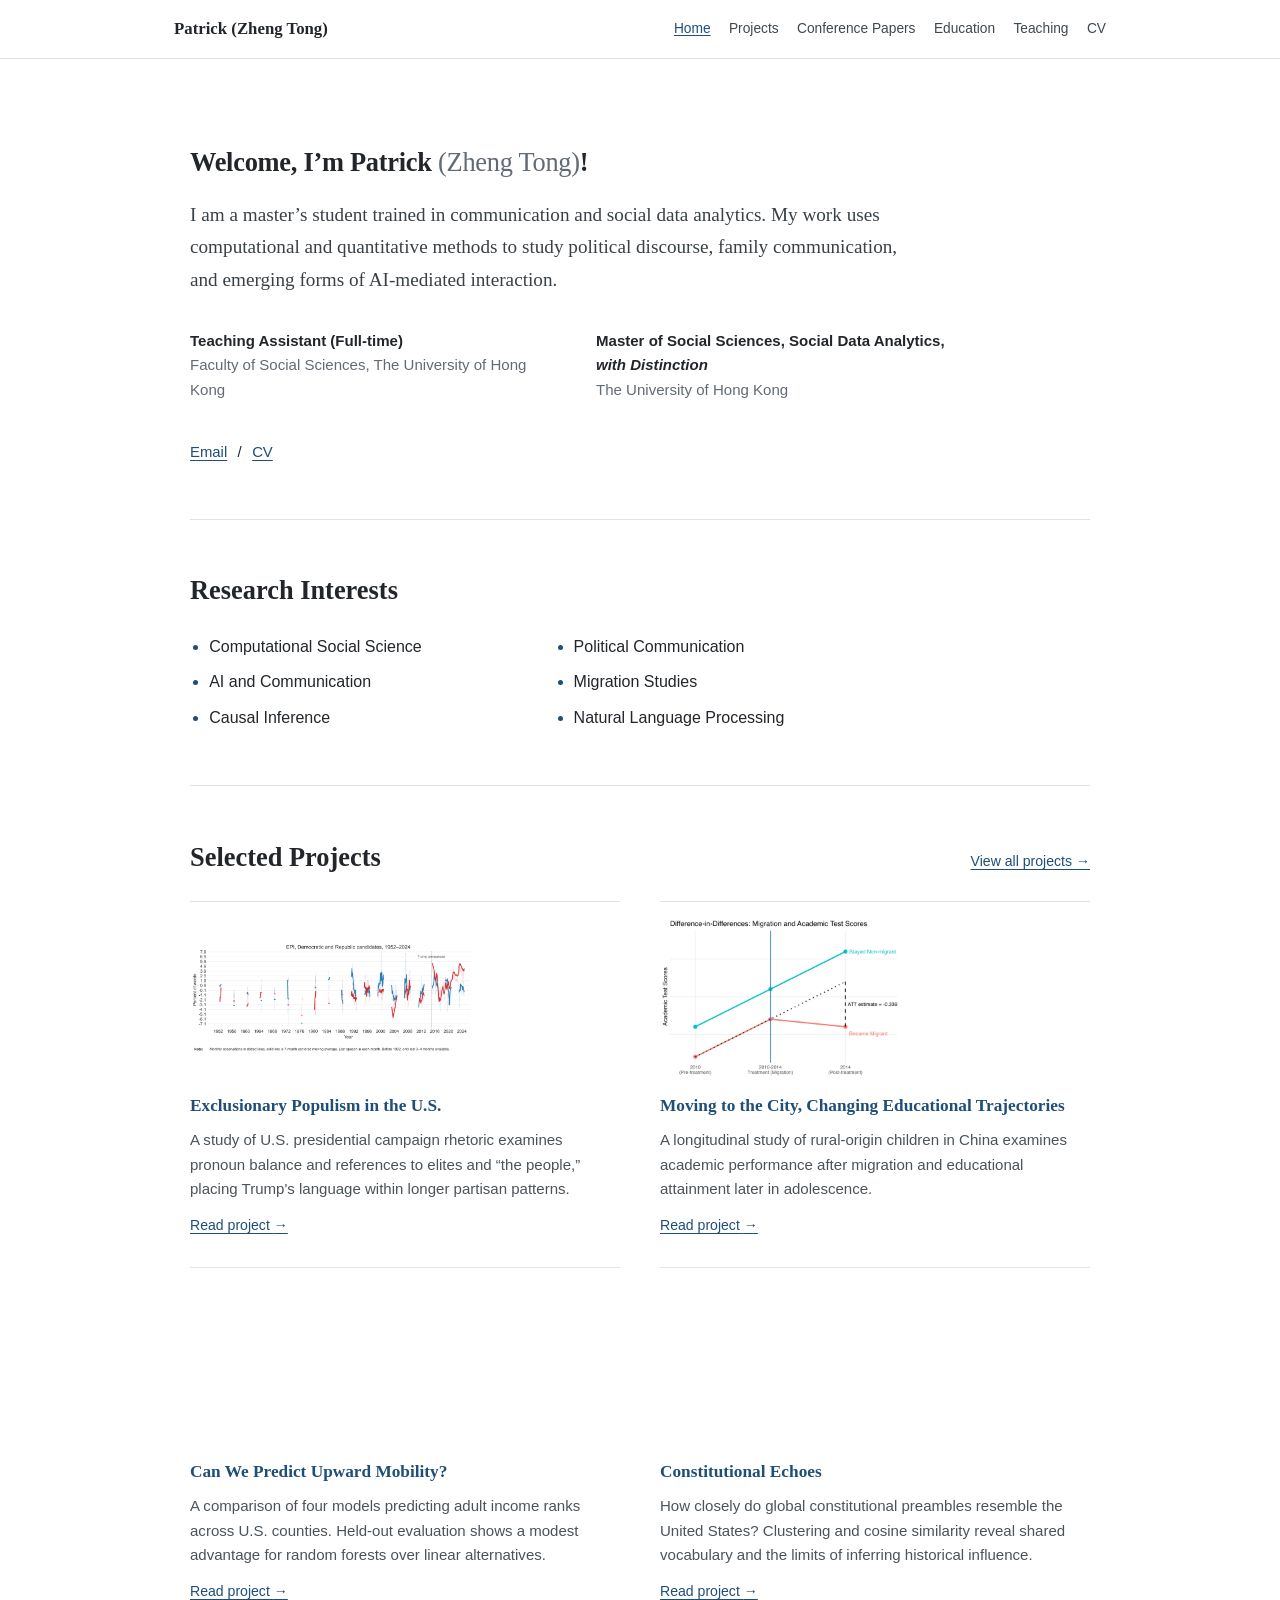
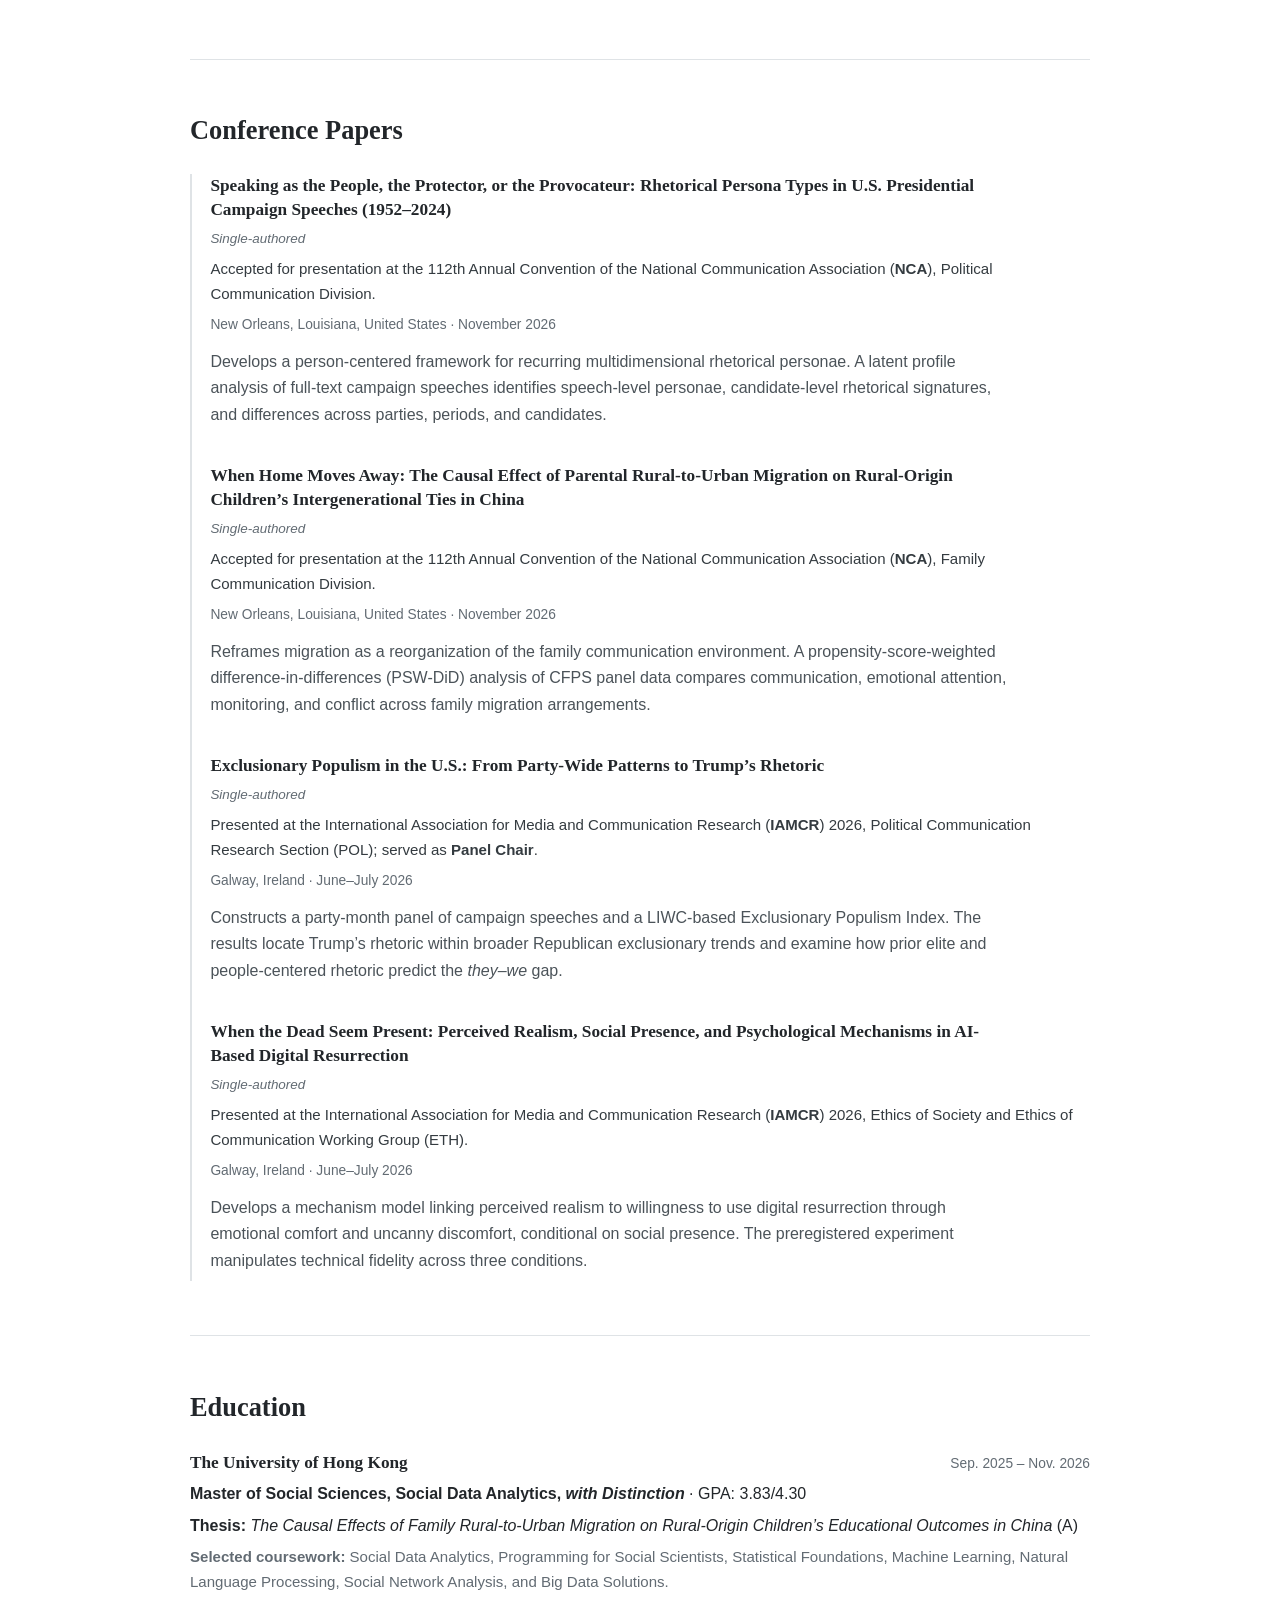
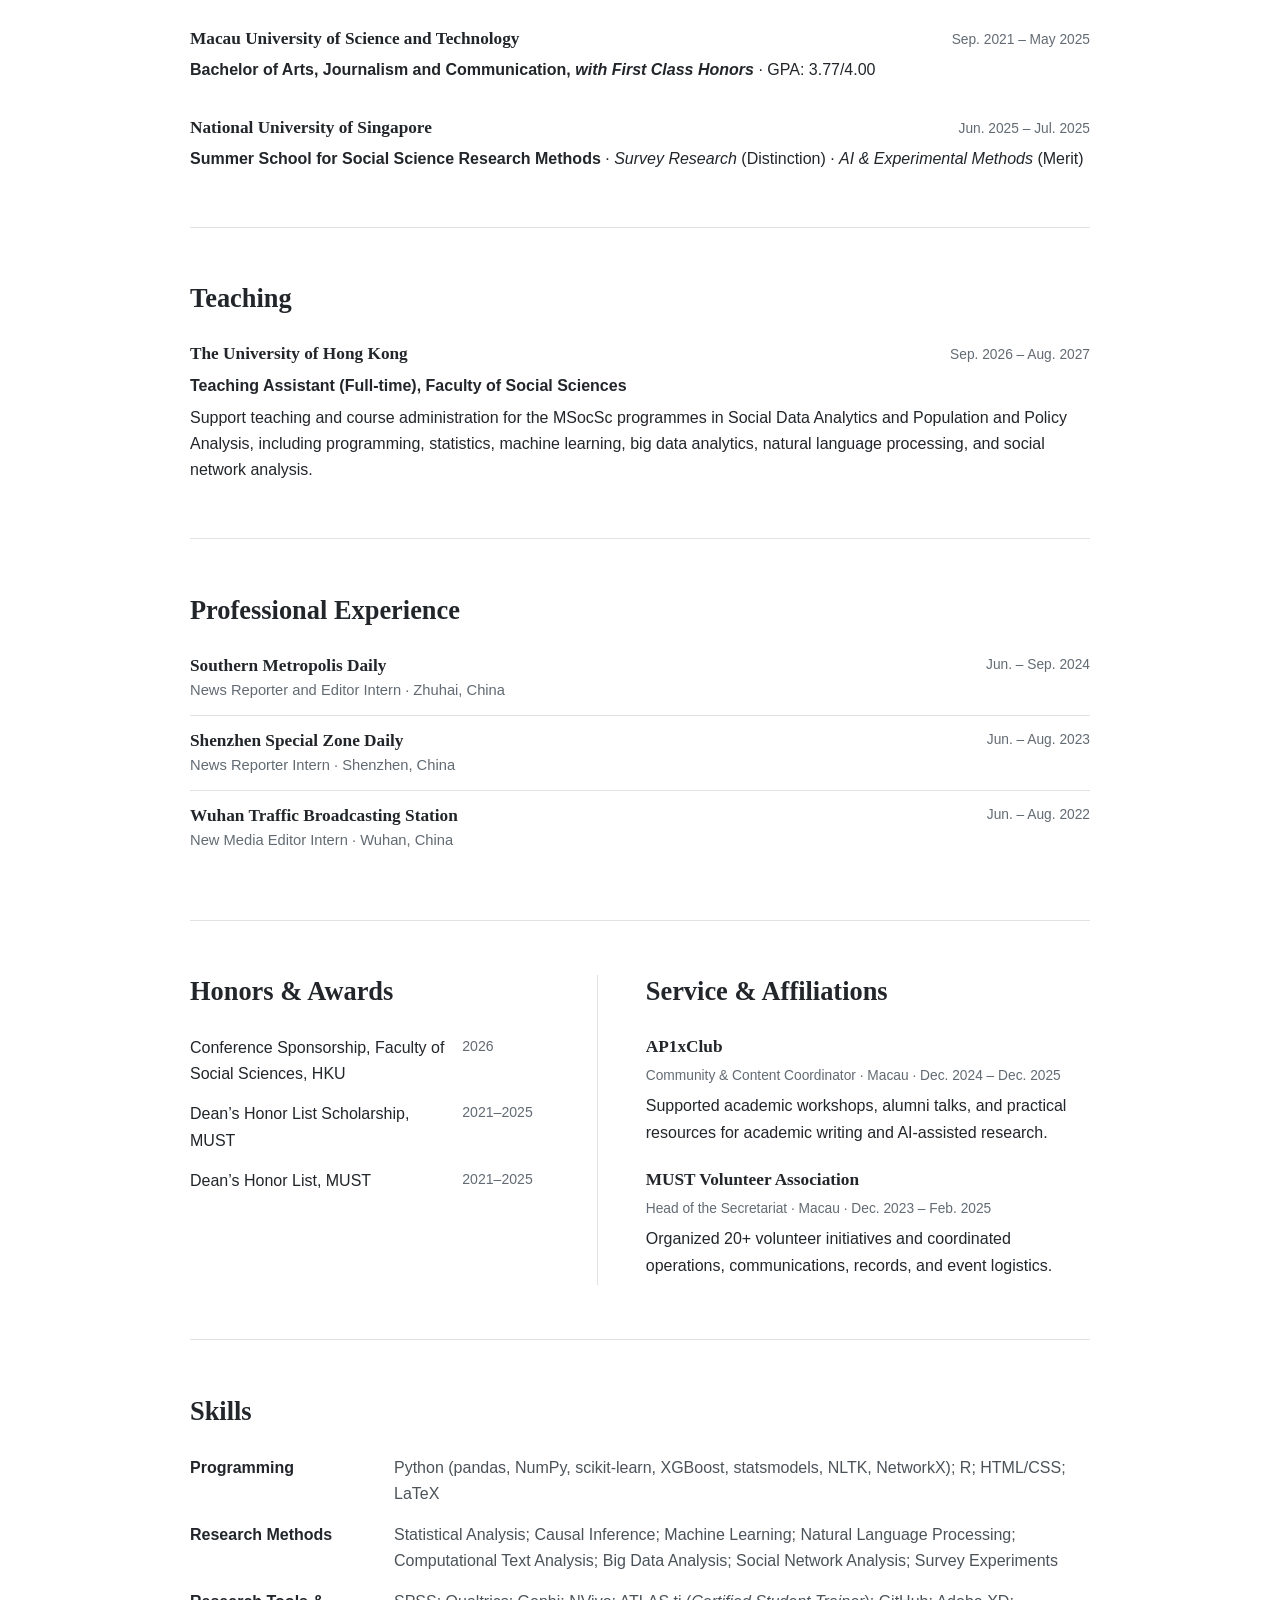
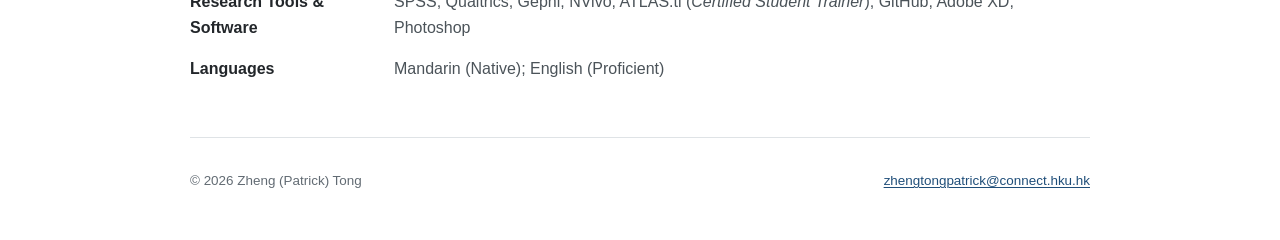
<file: index.html>
<!doctype html>
<html lang="en">
<head>
  <meta charset="utf-8">
  <meta name="viewport" content="width=device-width, initial-scale=1">
  <link rel="icon" href="data:,">
  <title>Zheng Tong</title>
  <meta name="description" content="Patrick researches computational social science, political communication, AI-mediated communication, migration, causal inference, and natural language processing.">
  <meta property="og:title" content="Zheng Tong">
  <meta property="og:description" content="Academic website of Patrick">
  <meta property="og:type" content="website">
  <link rel="stylesheet" href="styles.css">
</head>
<body>
  <a class="skip-link" href="#main">Skip to content</a>
  <header class="site-header">
    <nav class="nav" aria-label="Primary navigation">
      <a class="name" href="#home">Patrick (Zheng Tong)</a>
      <div class="nav-links">
        <a href="#home" aria-current="page">Home</a><a href="projects/">Projects</a>
        <a href="#papers">Conference Papers</a><a href="#education">Education</a><a href="#teaching">Teaching</a>
        <a href="CV_Patrick.pdf" target="_blank" rel="noopener">CV</a>
      </div>
    </nav>
  </header>

  <main id="main">
    <section class="intro" id="home">
      <h1>Welcome, I’m Patrick <span>(Zheng Tong)</span>!</h1>
      <p class="lead">I am a master’s student trained in communication and social data analytics. My work uses computational and quantitative methods to study political discourse, family communication, and emerging forms of AI-mediated interaction.</p>
      <div class="affiliation">
        <p><strong data-i18n="taTitle">Teaching Assistant (Full-time)</strong><br><span data-i18n="faculty">Faculty of Social Sciences, The University of Hong Kong</span></p>
        <p><strong data-i18n="degreeShort">Master of Social Sciences, Social Data Analytics, <em>with Distinction</em></strong><br><span data-i18n="hku">The University of Hong Kong</span></p>
      </div>
      <p class="contact"><a href="mailto:zhengtongpatrick@connect.hku.hk">Email</a><span aria-hidden="true">/</span><a href="CV_Patrick.pdf" target="_blank" rel="noopener">CV</a></p>
    </section>

    <section id="research">
      <h2 data-i18n="interestsTitle">Research Interests</h2>
      <ul class="interests">
        <li data-i18n="i1">Computational Social Science</li><li data-i18n="i2">Political Communication</li>
        <li data-i18n="i3">AI and Communication</li><li data-i18n="i4">Migration Studies</li>
        <li data-i18n="i5">Causal Inference</li><li data-i18n="i6">Natural Language Processing</li>
      </ul>
    </section>

    <section id="selected-projects" aria-labelledby="selected-projects-title">
      <div class="section-heading">
        <h2 id="selected-projects-title">Selected Projects</h2>
        <a class="all-projects" href="projects/">View all projects <span aria-hidden="true">→</span></a>
      </div>
      <div class="selected-projects">
        <article>
          <a class="selected-project-image" href="projects/exclusionary-populism/"><img src="assets/projects/exclusionary-populism/epi-history.jpg" width="7758" height="3133" alt="Composite exclusionary-populism index across campaign periods, relative to each party’s baseline." loading="lazy" decoding="async"></a>
          <h3><a href="projects/exclusionary-populism/">Exclusionary Populism in the U.S.</a></h3>
          <p>A study of U.S. presidential campaign rhetoric examines pronoun balance and references to elites and “the people,” placing Trump's language within longer partisan patterns.</p>
          <a class="project-link" href="projects/exclusionary-populism/">Read project <span aria-hidden="true">→</span></a>
        </article>
        <article>
          <a class="selected-project-image" href="projects/migration-education/"><img src="assets/projects/migration-education/migration-did.png" width="2880" height="1920" alt="Migrant children show smaller improvements in parent-rated educational outcomes than non-migrants." loading="lazy" decoding="async"></a>
          <h3><a href="projects/migration-education/">Moving to the City, Changing Educational Trajectories</a></h3>
          <p>A longitudinal study of rural-origin children in China examines academic performance after migration and educational attainment later in adolescence.</p>
          <a class="project-link" href="projects/migration-education/">Read project <span aria-hidden="true">→</span></a>
        </article>
        <article>
          <a class="selected-project-image" href="projects/upward-mobility/"><img src="assets/projects/upward-mobility/model-errors.png" width="1360" height="748" alt="Training and test errors for four county income-rank prediction models." loading="lazy" decoding="async"></a>
          <h3><a href="projects/upward-mobility/">Can We Predict Upward Mobility?</a></h3>
          <p>A comparison of four models predicting adult income ranks across U.S. counties. Held-out evaluation shows a modest advantage for random forests over linear alternatives.</p>
          <a class="project-link" href="projects/upward-mobility/">Read project <span aria-hidden="true">→</span></a>
        </article>
        <article>
          <a class="selected-project-image" href="projects/constitutional-language/"><img src="assets/projects/constitutional-language/preamble-clusters.png" width="1384" height="831" alt="Four groups of constitutional preambles in a two-dimensional projection of their textual features." loading="lazy" decoding="async"></a>
          <h3><a href="projects/constitutional-language/">Constitutional Echoes</a></h3>
          <p>How closely do global constitutional preambles resemble the United States? Clustering and cosine similarity reveal shared vocabulary and the limits of inferring historical influence.</p>
          <a class="project-link" href="projects/constitutional-language/">Read project <span aria-hidden="true">→</span></a>
        </article>
      </div>
    </section>

    <section id="papers">
      <h2 data-i18n="papersTitle">Conference Papers</h2>
      <div class="publications">
        <article>
          <h3>Speaking as the People, the Protector, or the Provocateur: Rhetorical Persona Types in U.S. Presidential Campaign Speeches (1952–2024)</h3>
          <p class="authorship" data-i18n="single">Single-authored</p>
          <p class="venue">Accepted for presentation at the 112th Annual Convention of the National Communication Association (<strong>NCA</strong>), Political Communication Division.</p>
          <p class="meta" data-i18n="ncaPlace">New Orleans, Louisiana, United States · November 2026</p>
          <p data-i18n="p1desc">Develops a person-centered framework for recurring multidimensional rhetorical personae. A latent profile analysis of full-text campaign speeches identifies speech-level personae, candidate-level rhetorical signatures, and differences across parties, periods, and candidates.</p>
        </article>
        <article>
          <h3>When Home Moves Away: The Causal Effect of Parental Rural-to-Urban Migration on Rural-Origin Children’s Intergenerational Ties in China</h3>
          <p class="authorship" data-i18n="single">Single-authored</p>
          <p class="venue">Accepted for presentation at the 112th Annual Convention of the National Communication Association (<strong>NCA</strong>), Family Communication Division.</p>
          <p class="meta" data-i18n="ncaPlace">New Orleans, Louisiana, United States · November 2026</p>
          <p>Reframes migration as a reorganization of the family communication environment. A propensity-score-weighted difference-in-differences (PSW-DiD) analysis of CFPS panel data compares communication, emotional attention, monitoring, and conflict across family migration arrangements.</p>
        </article>
        <article>
          <h3>Exclusionary Populism in the U.S.: From Party-Wide Patterns to Trump’s Rhetoric</h3>
          <p class="authorship" data-i18n="single">Single-authored</p>
          <p class="venue">Presented at the International Association for Media and Communication Research (<strong>IAMCR</strong>) 2026, Political Communication Research Section (POL); served as <strong>Panel Chair</strong>.</p>
          <p class="meta" data-i18n="iamcrPlace">Galway, Ireland · June–July 2026</p>
          <p>Constructs a party-month panel of campaign speeches and a LIWC-based Exclusionary Populism Index. The results locate Trump’s rhetoric within broader Republican exclusionary trends and examine how prior elite and people-centered rhetoric predict the <em>they–we</em> gap.</p>
        </article>
        <article>
          <h3>When the Dead Seem Present: Perceived Realism, Social Presence, and Psychological Mechanisms in AI-Based Digital Resurrection</h3>
          <p class="authorship" data-i18n="single">Single-authored</p>
          <p class="venue">Presented at the International Association for Media and Communication Research (<strong>IAMCR</strong>) 2026, Ethics of Society and Ethics of Communication Working Group (ETH).</p>
          <p class="meta" data-i18n="iamcrPlace">Galway, Ireland · June–July 2026</p>
          <p data-i18n="p4desc">Develops a mechanism model linking perceived realism to willingness to use digital resurrection through emotional comfort and uncanny discomfort, conditional on social presence. The preregistered experiment manipulates technical fidelity across three conditions.</p>
        </article>
      </div>
    </section>

    <section id="education">
      <h2 data-i18n="educationTitle">Education</h2>
      <div class="entries">
        <article><div class="entry-head"><h3>The University of Hong Kong</h3><span>Sep. 2025 – Nov. 2026</span></div><p><strong>Master of Social Sciences, Social Data Analytics, <em>with Distinction</em></strong> · GPA: 3.83/4.30</p><p><strong>Thesis:</strong> <em>The Causal Effects of Family Rural-to-Urban Migration on Rural-Origin Children’s Educational Outcomes in China</em> (A)</p><p class="detail"><strong>Selected coursework:</strong> Social Data Analytics, Programming for Social Scientists, Statistical Foundations, Machine Learning, Natural Language Processing, Social Network Analysis, and Big Data Solutions.</p></article>
        <article><div class="entry-head"><h3>Macau University of Science and Technology</h3><span>Sep. 2021 – May 2025</span></div><p><strong>Bachelor of Arts, Journalism and Communication, <em>with First Class Honors</em></strong> · GPA: 3.77/4.00</p></article>
        <article><div class="entry-head"><h3>National University of Singapore</h3><span>Jun. 2025 – Jul. 2025</span></div><p><strong>Summer School for Social Science Research Methods</strong> · <em>Survey Research</em> (Distinction) · <em>AI &amp; Experimental Methods</em> (Merit)</p></article>
      </div>
    </section>

    <section id="teaching">
      <h2 data-i18n="teachingTitle">Teaching</h2>
      <article class="simple-entry"><div class="entry-head"><h3 data-i18n="hku">The University of Hong Kong</h3><span>Sep. 2026 – Aug. 2027</span></div><p><strong data-i18n="taRole">Teaching Assistant (Full-time), Faculty of Social Sciences</strong></p><p data-i18n="taDesc">Support teaching and course administration for the MSocSc programmes in Social Data Analytics and Population and Policy Analysis, including programming, statistics, machine learning, big data analytics, natural language processing, and social network analysis.</p></article>
    </section>

    <section id="experience">
      <h2 data-i18n="experienceTitle">Professional Experience</h2>
      <div class="compact-entries">
        <article><div><h3>Southern Metropolis Daily</h3><p data-i18n="smdRole">News Reporter and Editor Intern · Zhuhai, China</p></div><span>Jun. – Sep. 2024</span></article>
        <article><div><h3>Shenzhen Special Zone Daily</h3><p data-i18n="szRole">News Reporter Intern · Shenzhen, China</p></div><span>Jun. – Aug. 2023</span></article>
        <article><div><h3>Wuhan Traffic Broadcasting Station</h3><p data-i18n="whRole">New Media Editor Intern · Wuhan, China</p></div><span>Jun. – Aug. 2022</span></article>
      </div>
    </section>

    <section class="split" id="service">
      <div><h2 data-i18n="awardsTitle">Honors &amp; Awards</h2><dl class="dated-list"><dt data-i18n="award1">Conference Sponsorship, Faculty of Social Sciences, HKU</dt><dd>2026</dd><dt data-i18n="award2">Dean’s Honor List Scholarship, MUST</dt><dd>2021–2025</dd><dt data-i18n="award3">Dean’s Honor List, MUST</dt><dd>2021–2025</dd></dl></div>
      <div><h2 data-i18n="serviceTitle">Service &amp; Affiliations</h2><article><h3>AP1xClub</h3><p class="meta" data-i18n="apRole">Community &amp; Content Coordinator · Macau · Dec. 2024 – Dec. 2025</p><p data-i18n="apDesc">Supported academic workshops, alumni talks, and practical resources for academic writing and AI-assisted research.</p></article><article><h3 data-i18n="volOrg">MUST Volunteer Association</h3><p class="meta" data-i18n="volRole">Head of the Secretariat · Macau · Dec. 2023 – Feb. 2025</p><p data-i18n="volDesc">Organized 20+ volunteer initiatives and coordinated operations, communications, records, and event logistics.</p></article></div>
    </section>

    <section id="skills">
      <h2 data-i18n="skillsTitle">Skills</h2>
      <dl class="skills">
        <dt data-i18n="programming">Programming</dt><dd>Python (pandas, NumPy, scikit-learn, XGBoost, statsmodels, NLTK, NetworkX); R; HTML/CSS; LaTeX</dd>
        <dt data-i18n="methods">Research Methods</dt><dd data-i18n="methodsList">Statistical Analysis; Causal Inference; Machine Learning; Natural Language Processing; Computational Text Analysis; Big Data Analysis; Social Network Analysis; Survey Experiments</dd>
        <dt data-i18n="tools">Research Tools &amp; Software</dt><dd>SPSS; Qualtrics; Gephi; NVivo; ATLAS.ti (<em>Certified Student Trainer</em>); GitHub; Adobe XD; Photoshop</dd>
        <dt data-i18n="languagesLabel">Languages</dt><dd>Mandarin (Native); English (Proficient)</dd>
      </dl>
    </section>
  </main>

  <footer><span>© 2026 Zheng (Patrick) Tong</span><a href="mailto:zhengtongpatrick@connect.hku.hk">zhengtongpatrick@connect.hku.hk</a></footer>
  <script>
    const revealGroups = document.querySelectorAll('main > section');
    revealGroups.forEach(group => {
      [...group.children].forEach((element, index) => {
        element.classList.add('reveal');
        element.style.setProperty('--reveal-delay', `${Math.min(index * 60, 180)}ms`);
      });
      group.querySelectorAll('.publications article, .entries article, .compact-entries article, .split article, .interests li').forEach((element, index) => {
        element.classList.add('reveal');
        element.style.setProperty('--reveal-delay', `${Math.min(index * 60, 240)}ms`);
      });
    });

    if ('IntersectionObserver' in window && !window.matchMedia('(prefers-reduced-motion: reduce)').matches) {
      const observer = new IntersectionObserver(entries => {
        entries.forEach(entry => {
          if (!entry.isIntersecting) return;
          entry.target.classList.add('is-visible');
          observer.unobserve(entry.target);
        });
      }, { threshold: 0.08, rootMargin: '0px 0px -32px' });
      document.querySelectorAll('.reveal').forEach(element => observer.observe(element));
    } else {
      document.querySelectorAll('.reveal').forEach(element => element.classList.add('is-visible'));
    }
  </script>
</body>
</html>
</file>
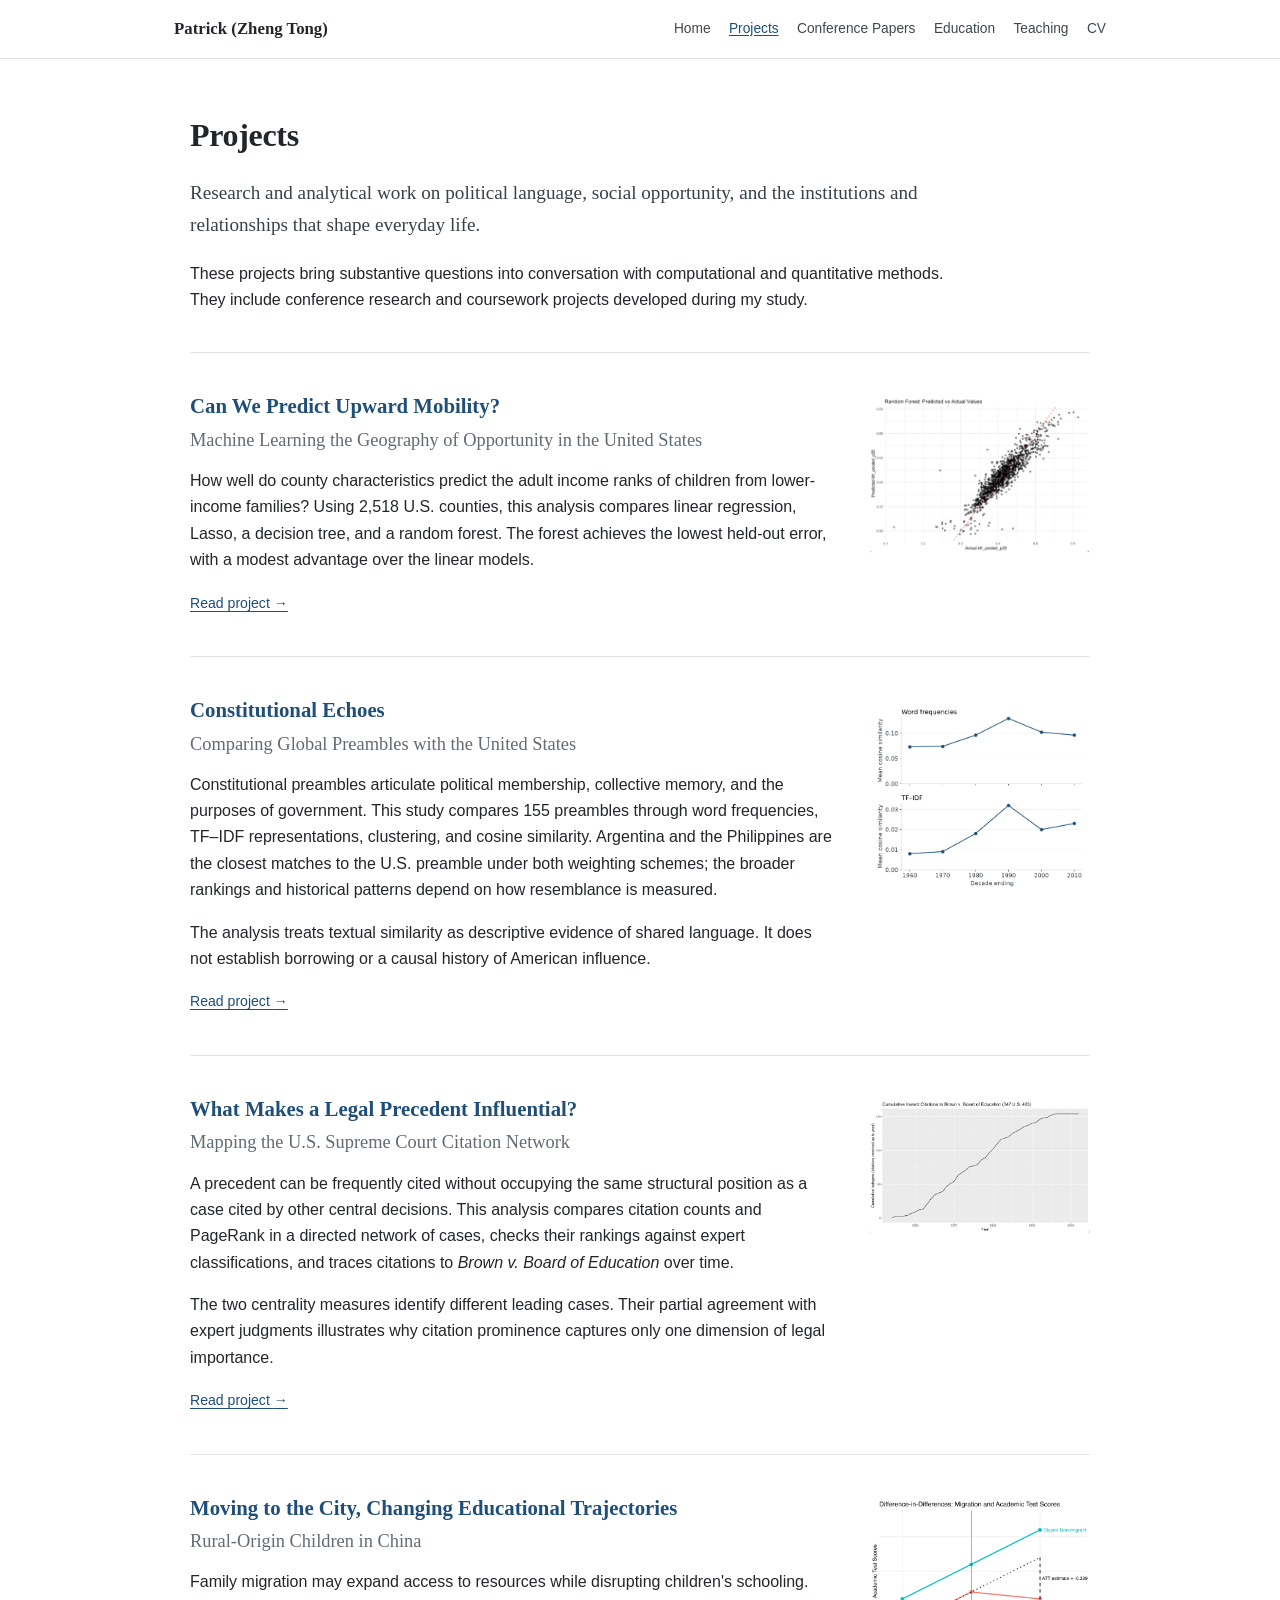
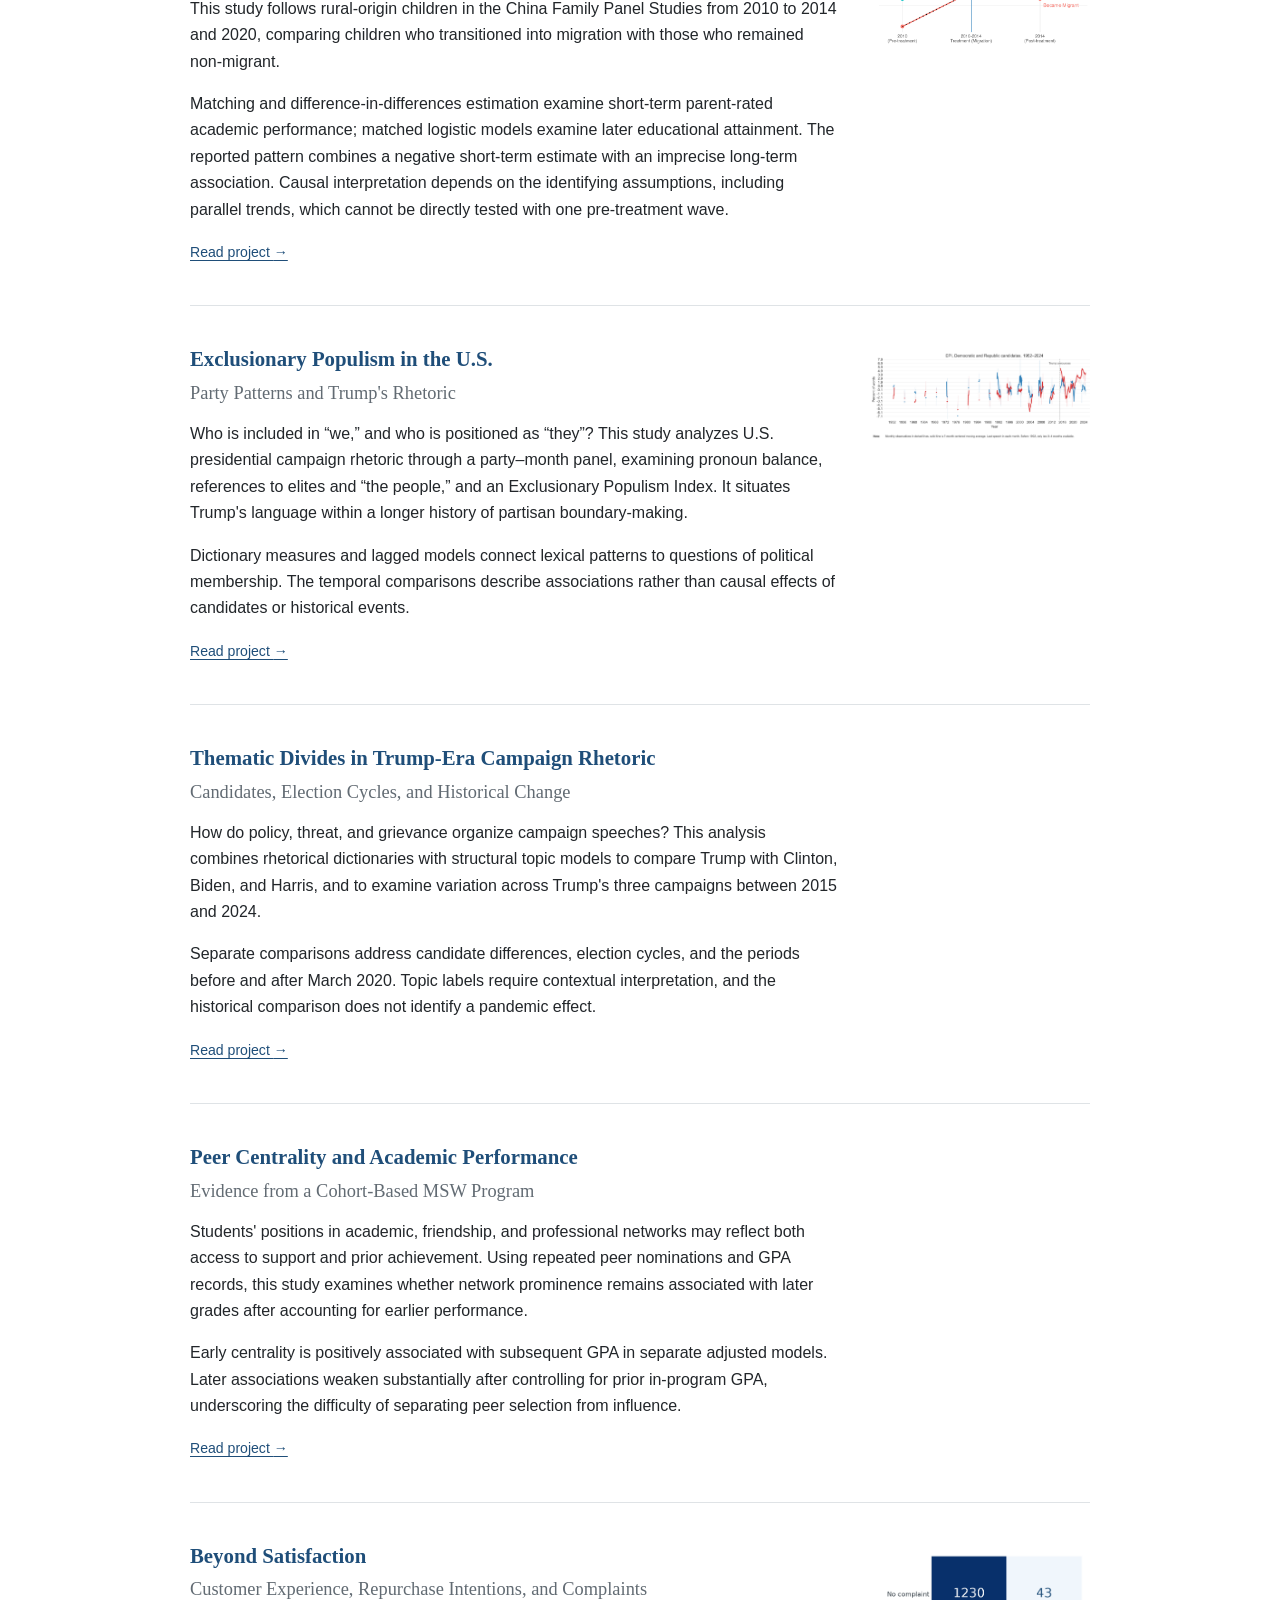
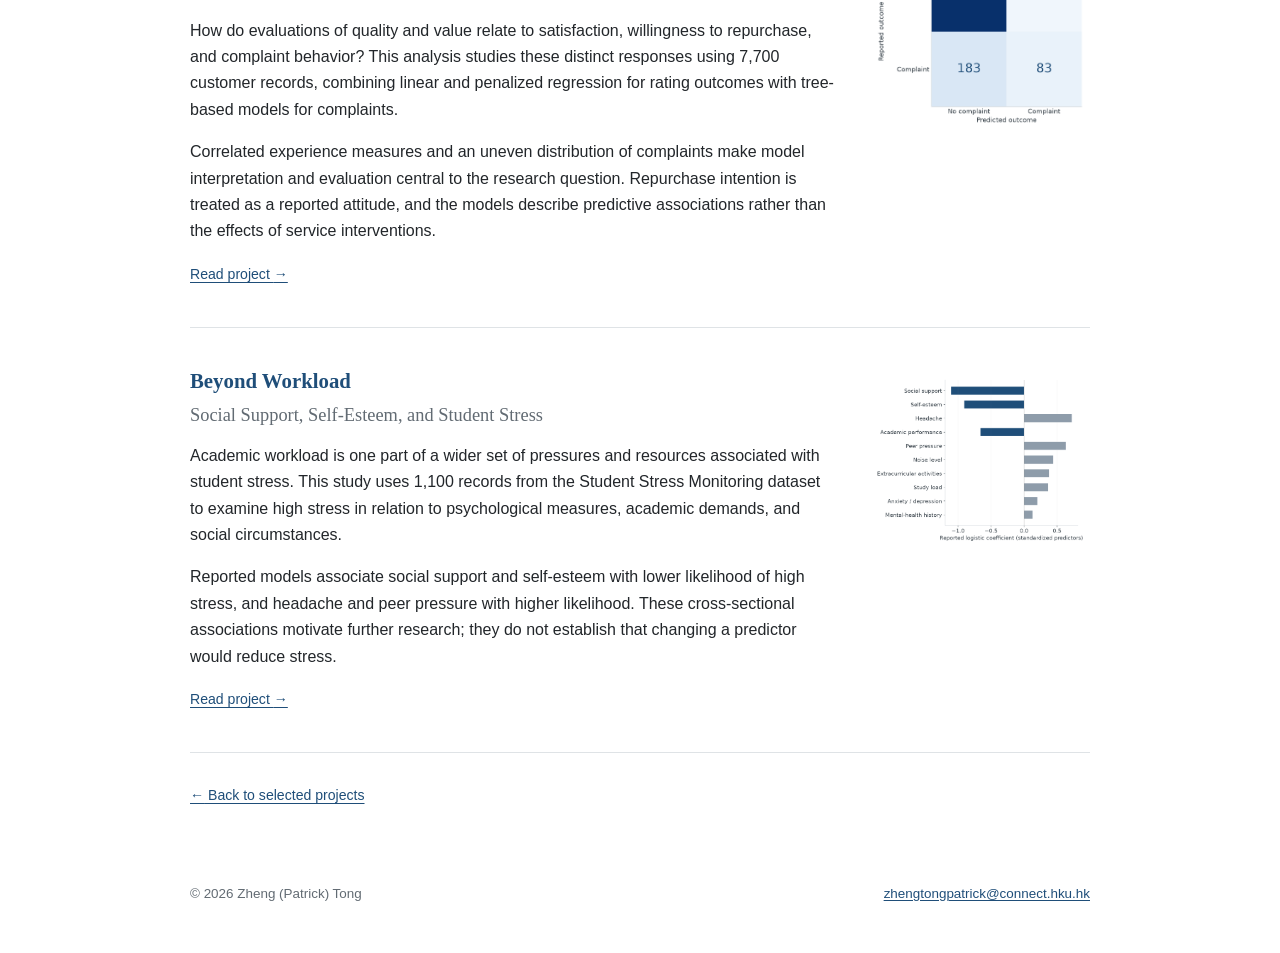
<file: projects/index.html>
<!doctype html>
<html lang="en">
<head>
  <meta charset="utf-8">
  <meta name="viewport" content="width=device-width, initial-scale=1">
  <link rel="icon" href="data:,">
  <title>Projects</title>
  <meta name="description" content="Research and analytical projects by Patrick (Zheng Tong) on political communication, social mobility, education, legal institutions, and customer experience.">
  <meta property="og:title" content="Projects">
  <meta property="og:description" content="Substantive questions explored through computational text analysis, networks, prediction, and longitudinal research design.">
  <meta property="og:type" content="website">
  <link rel="stylesheet" href="../styles.css">
</head>
<body>
  <a class="skip-link" href="#main">Skip to content</a>
  <header class="site-header">
    <nav class="nav" aria-label="Primary navigation">
      <a class="name" href="../#home">Patrick (Zheng Tong)</a>
      <div class="nav-links">
        <a href="../#home">Home</a><a href="./" aria-current="page">Projects</a>
        <a href="../#papers">Conference Papers</a><a href="../#education">Education</a><a href="../#teaching">Teaching</a>
        <a href="../CV_Patrick.pdf" target="_blank" rel="noopener">CV</a>
      </div>
    </nav>
  </header>
  <main id="main">
    <header class="page-intro">
      <h1>Projects</h1>
      <p class="lead">Research and analytical work on political language, social opportunity, and the institutions and relationships that shape everyday life.</p>
      <p class="project-summary">These projects bring substantive questions into conversation with computational and quantitative methods. They include conference research and coursework projects developed during my study.</p>
    </header>
    <div class="project-index">
      <article class="project-entry project-entry-with-figure" id="upward-mobility">
        <div>
          <h2><a href="upward-mobility/">Can We Predict Upward Mobility?</a></h2>
          <p class="subtitle">Machine Learning the Geography of Opportunity in the United States</p>
          <p>How well do county characteristics predict the adult income ranks of children from lower-income families? Using 2,518 U.S. counties, this analysis compares linear regression, Lasso, a decision tree, and a random forest. The forest achieves the lowest held-out error, with a modest advantage over the linear models.</p>
          <a class="project-link" href="upward-mobility/">Read project <span aria-hidden="true">→</span></a>
        </div>
        <a href="upward-mobility/#results" aria-label="Explore the upward mobility prediction results"><img class="project-thumbnail" src="../assets/projects/upward-mobility/predicted-vs-observed.png" width="925" height="653" alt="Observed and predicted county income ranks cluster near the equality line, with larger deviations at the extremes." loading="lazy" decoding="async"></a>
      </article>

      <article class="project-entry project-entry-with-figure" id="constitutional-language">
        <div>
        <h2><a href="constitutional-language/">Constitutional Echoes</a></h2>
        <p class="subtitle">Comparing Global Preambles with the United States</p>
        <p>Constitutional preambles articulate political membership, collective memory, and the purposes of government. This study compares 155 preambles through word frequencies, TF–IDF representations, clustering, and cosine similarity. Argentina and the Philippines are the closest matches to the U.S. preamble under both weighting schemes; the broader rankings and historical patterns depend on how resemblance is measured.</p>
        <p>The analysis treats textual similarity as descriptive evidence of shared language. It does not establish borrowing or a causal history of American influence.</p>
      
          <a class="project-link" href="constitutional-language/">Read project <span aria-hidden="true">→</span></a>
        </div>
        <a href="constitutional-language/#history" aria-label="Explore results for constitutional language"><img class="project-thumbnail" src="../assets/projects/constitutional-language/similarity-by-decade.png" width="1146" height="1003" alt="Average preamble similarity across six constitutional decades." loading="lazy" decoding="async"></a>
      </article>

      <article class="project-entry project-entry-with-figure" id="legal-precedent-influence">
        <div>
        <h2><a href="legal-precedent-influence/">What Makes a Legal Precedent Influential?</a></h2>
        <p class="subtitle">Mapping the U.S. Supreme Court Citation Network</p>
        <p>A precedent can be frequently cited without occupying the same structural position as a case cited by other central decisions. This analysis compares citation counts and PageRank in a directed network of cases, checks their rankings against expert classifications, and traces citations to <em>Brown v. Board of Education</em> over time.</p>
        <p>The two centrality measures identify different leading cases. Their partial agreement with expert judgments illustrates why citation prominence captures only one dimension of legal importance.</p>
      
          <a class="project-link" href="legal-precedent-influence/">Read project <span aria-hidden="true">→</span></a>
        </div>
        <a href="legal-precedent-influence/#brown" aria-label="Explore results for legal precedent influence"><img class="project-thumbnail" src="../assets/projects/legal-precedent-influence/brown-citations.png" width="1375" height="825" alt="Cumulative citations to Brown v. Board of Education." loading="lazy" decoding="async"></a>
      </article>

      <article class="project-entry project-entry-with-figure" id="migration-education">
        <div>
        <h2><a href="migration-education/">Moving to the City, Changing Educational Trajectories</a></h2>
        <p class="subtitle">Rural-Origin Children in China</p>
        <p>Family migration may expand access to resources while disrupting children's schooling. This study follows rural-origin children in the China Family Panel Studies from 2010 to 2014 and 2020, comparing children who transitioned into migration with those who remained non-migrant.</p>
        <p>Matching and difference-in-differences estimation examine short-term parent-rated academic performance; matched logistic models examine later educational attainment. The reported pattern combines a negative short-term estimate with an imprecise long-term association. Causal interpretation depends on the identifying assumptions, including parallel trends, which cannot be directly tested with one pre-treatment wave.</p>
      
          <a class="project-link" href="migration-education/">Read project <span aria-hidden="true">→</span></a>
        </div>
        <a href="migration-education/#findings" aria-label="Explore results for migration education"><img class="project-thumbnail" src="../assets/projects/migration-education/migration-did.png" width="2880" height="1920" alt="Migrant children show smaller improvements in parent-rated educational outcomes than non-migrants." loading="lazy" decoding="async"></a>
      </article>

      <article class="project-entry project-entry-with-figure" id="exclusionary-populism">
        <div>
        <h2><a href="exclusionary-populism/">Exclusionary Populism in the U.S.</a></h2>
        <p class="subtitle">Party Patterns and Trump's Rhetoric</p>
        <p>Who is included in “we,” and who is positioned as “they”? This study analyzes U.S. presidential campaign rhetoric through a party–month panel, examining pronoun balance, references to elites and “the people,” and an Exclusionary Populism Index. It situates Trump's language within a longer history of partisan boundary-making.</p>
        <p>Dictionary measures and lagged models connect lexical patterns to questions of political membership. The temporal comparisons describe associations rather than causal effects of candidates or historical events.</p>
      
          <a class="project-link" href="exclusionary-populism/">Read project <span aria-hidden="true">→</span></a>
        </div>
        <a href="exclusionary-populism/#index" aria-label="Explore results for exclusionary populism"><img class="project-thumbnail" src="../assets/projects/exclusionary-populism/epi-history.jpg" width="7758" height="3133" alt="Composite exclusionary-populism index across campaign periods, relative to each party’s baseline." loading="lazy" decoding="async"></a>
      </article>

      <article class="project-entry project-entry-with-figure" id="campaign-topic-structure">
        <div>
        <h2><a href="campaign-topic-structure/">Thematic Divides in Trump-Era Campaign Rhetoric</a></h2>
        <p class="subtitle">Candidates, Election Cycles, and Historical Change</p>
        <p>How do policy, threat, and grievance organize campaign speeches? This analysis combines rhetorical dictionaries with structural topic models to compare Trump with Clinton, Biden, and Harris, and to examine variation across Trump's three campaigns between 2015 and 2024.</p>
        <p>Separate comparisons address candidate differences, election cycles, and the periods before and after March 2020. Topic labels require contextual interpretation, and the historical comparison does not identify a pandemic effect.</p>
      
          <a class="project-link" href="campaign-topic-structure/">Read project <span aria-hidden="true">→</span></a>
        </div>
        <a href="campaign-topic-structure/#candidates" aria-label="Explore results for campaign topic structure"><img class="project-thumbnail" src="../assets/projects/campaign-topic-structure/candidate-contrasts.png" width="1826" height="804" alt="Topic-prevalence differences between Trump and pooled Democratic opponents, with uncertainty intervals." loading="lazy" decoding="async"></a>
      </article>

      <article class="project-entry project-entry-with-figure" id="peer-centrality">
        <div>
        <h2><a href="peer-centrality/">Peer Centrality and Academic Performance</a></h2>
        <p class="subtitle">Evidence from a Cohort-Based MSW Program</p>
        <p>Students' positions in academic, friendship, and professional networks may reflect both access to support and prior achievement. Using repeated peer nominations and GPA records, this study examines whether network prominence remains associated with later grades after accounting for earlier performance.</p>
        <p>Early centrality is positively associated with subsequent GPA in separate adjusted models. Later associations weaken substantially after controlling for prior in-program GPA, underscoring the difficulty of separating peer selection from influence.</p>
      
          <a class="project-link" href="peer-centrality/">Read project <span aria-hidden="true">→</span></a>
        </div>
        <a href="peer-centrality/#results" aria-label="Explore results for peer centrality"><img class="project-thumbnail" src="../assets/projects/peer-centrality/adjusted-associations.png" width="1180" height="806" alt="Early and later adjusted associations between centrality and GPA." loading="lazy" decoding="async"></a>
      </article>

      <article class="project-entry project-entry-with-figure" id="customer-experience">
        <div>
        <h2><a href="customer-experience/">Beyond Satisfaction</a></h2>
        <p class="subtitle">Customer Experience, Repurchase Intentions, and Complaints</p>
        <p>How do evaluations of quality and value relate to satisfaction, willingness to repurchase, and complaint behavior? This analysis studies these distinct responses using 7,700 customer records, combining linear and penalized regression for rating outcomes with tree-based models for complaints.</p>
        <p>Correlated experience measures and an uneven distribution of complaints make model interpretation and evaluation central to the research question. Repurchase intention is treated as a reported attitude, and the models describe predictive associations rather than the effects of service interventions.</p>
      
          <a class="project-link" href="customer-experience/">Read project <span aria-hidden="true">→</span></a>
        </div>
        <a href="customer-experience/#complaints" aria-label="Explore results for customer experience"><img class="project-thumbnail" src="../assets/projects/customer-experience/complaint-classification.png" width="1027" height="859" alt="Reported complaint classification includes many missed complaints." loading="lazy" decoding="async"></a>
      </article>

      <article class="project-entry project-entry-with-figure" id="student-stress">
        <div>
        <h2><a href="student-stress/">Beyond Workload</a></h2>
        <p class="subtitle">Social Support, Self-Esteem, and Student Stress</p>
        <p>Academic workload is one part of a wider set of pressures and resources associated with student stress. This study uses 1,100 records from the Student Stress Monitoring dataset to examine high stress in relation to psychological measures, academic demands, and social circumstances.</p>
        <p>Reported models associate social support and self-esteem with lower likelihood of high stress, and headache and peer pressure with higher likelihood. These cross-sectional associations motivate further research; they do not establish that changing a predictor would reduce stress.</p>
      
          <a class="project-link" href="student-stress/">Read project <span aria-hidden="true">→</span></a>
        </div>
        <a href="student-stress/#associations" aria-label="Explore results for student stress"><img class="project-thumbnail" src="../assets/projects/student-stress/stress-associations.png" width="1237" height="986" alt="Reported logistic associations with high stress." loading="lazy" decoding="async"></a>
      </article>
    </div>
    <p class="project-end"><a class="back-link" href="../#selected-projects"><span aria-hidden="true">←</span> Back to selected projects</a></p>
  </main>
  <footer><span>© 2026 Zheng (Patrick) Tong</span><a href="mailto:zhengtongpatrick@connect.hku.hk">zhengtongpatrick@connect.hku.hk</a></footer>
</body>
</html>
</file>
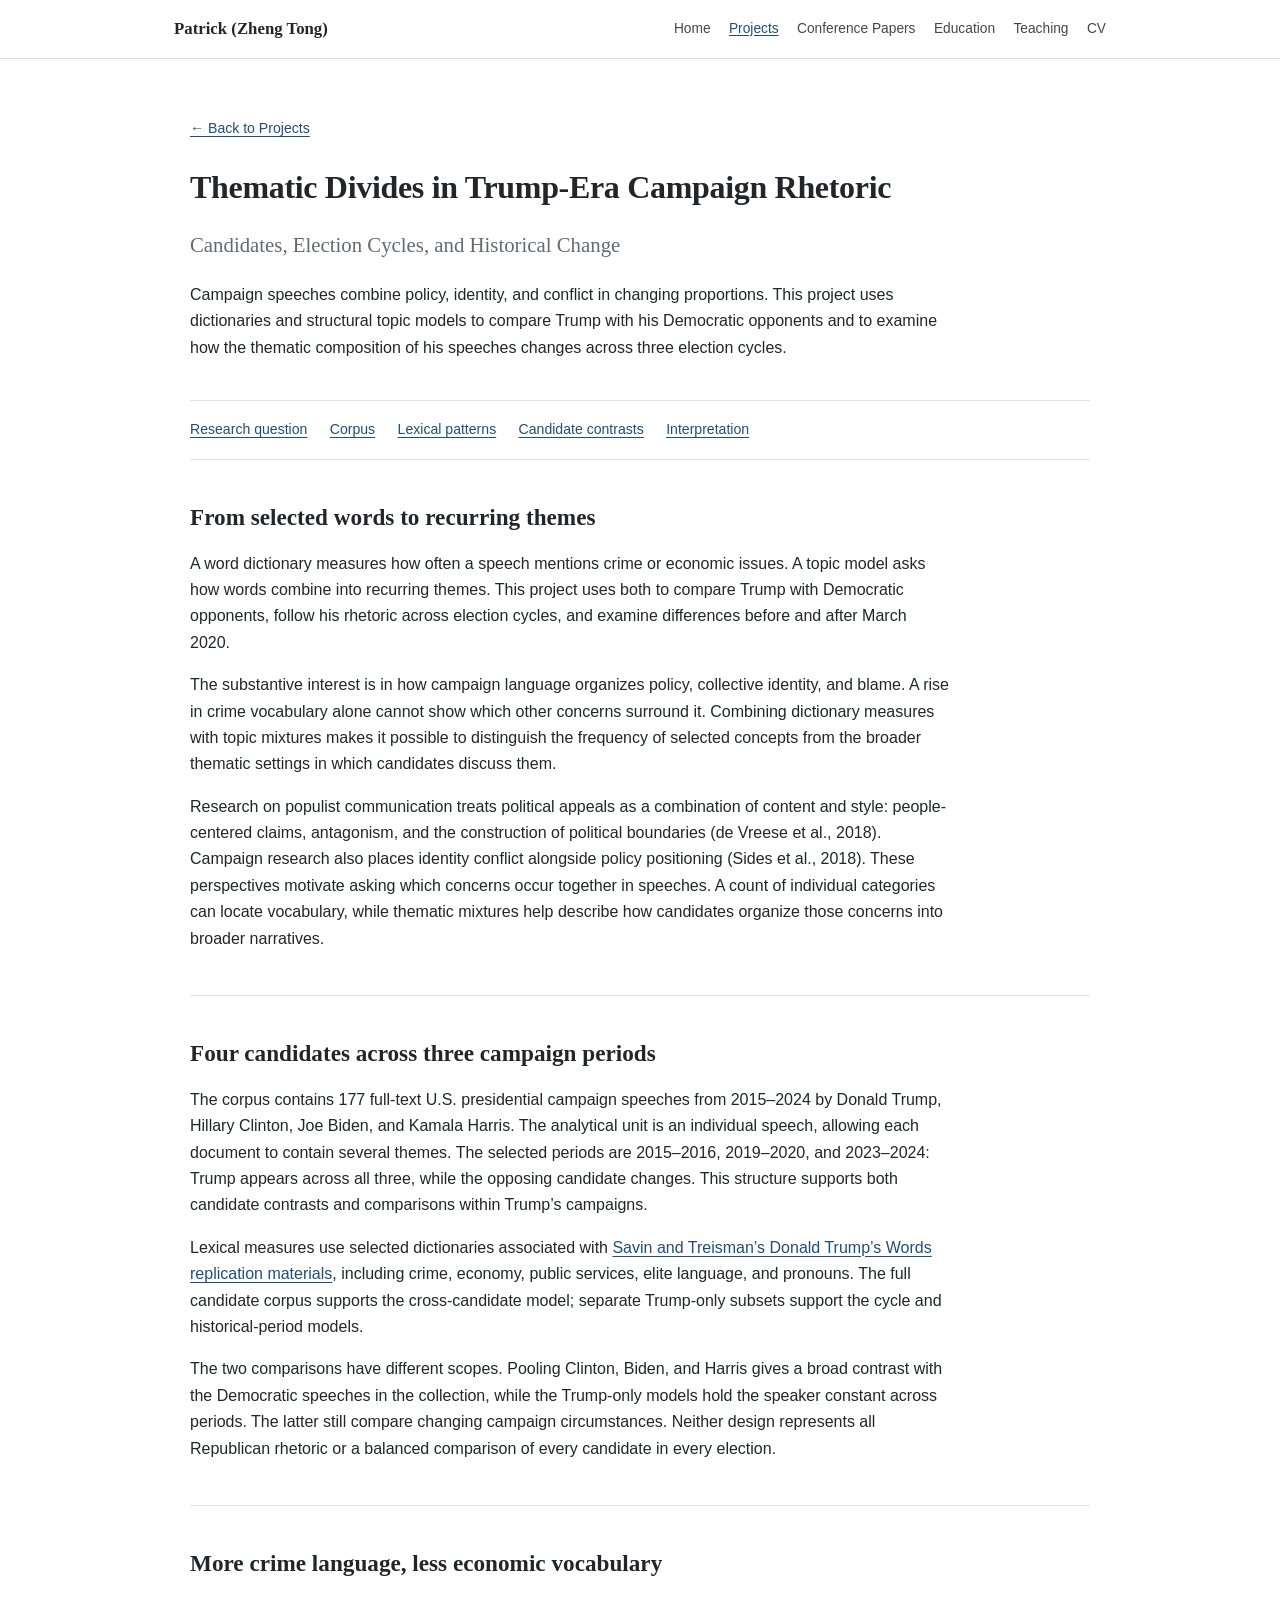
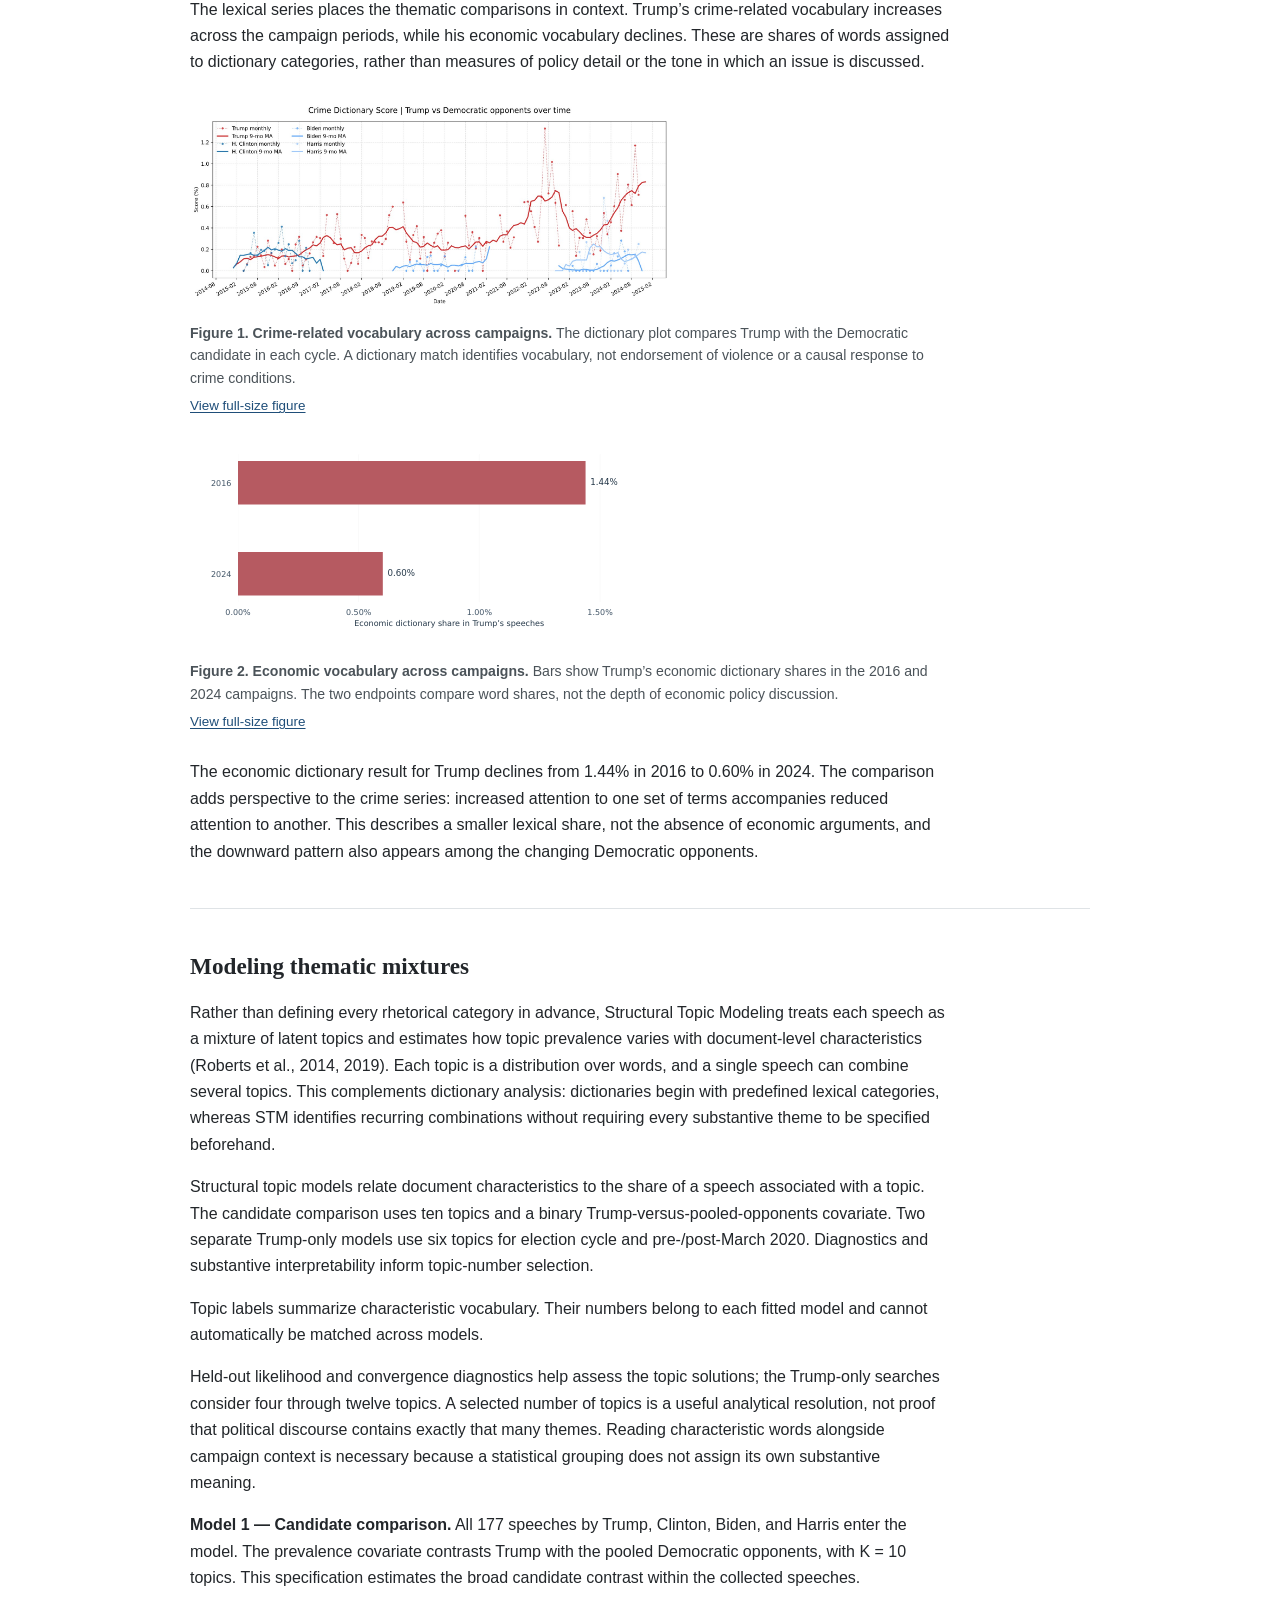
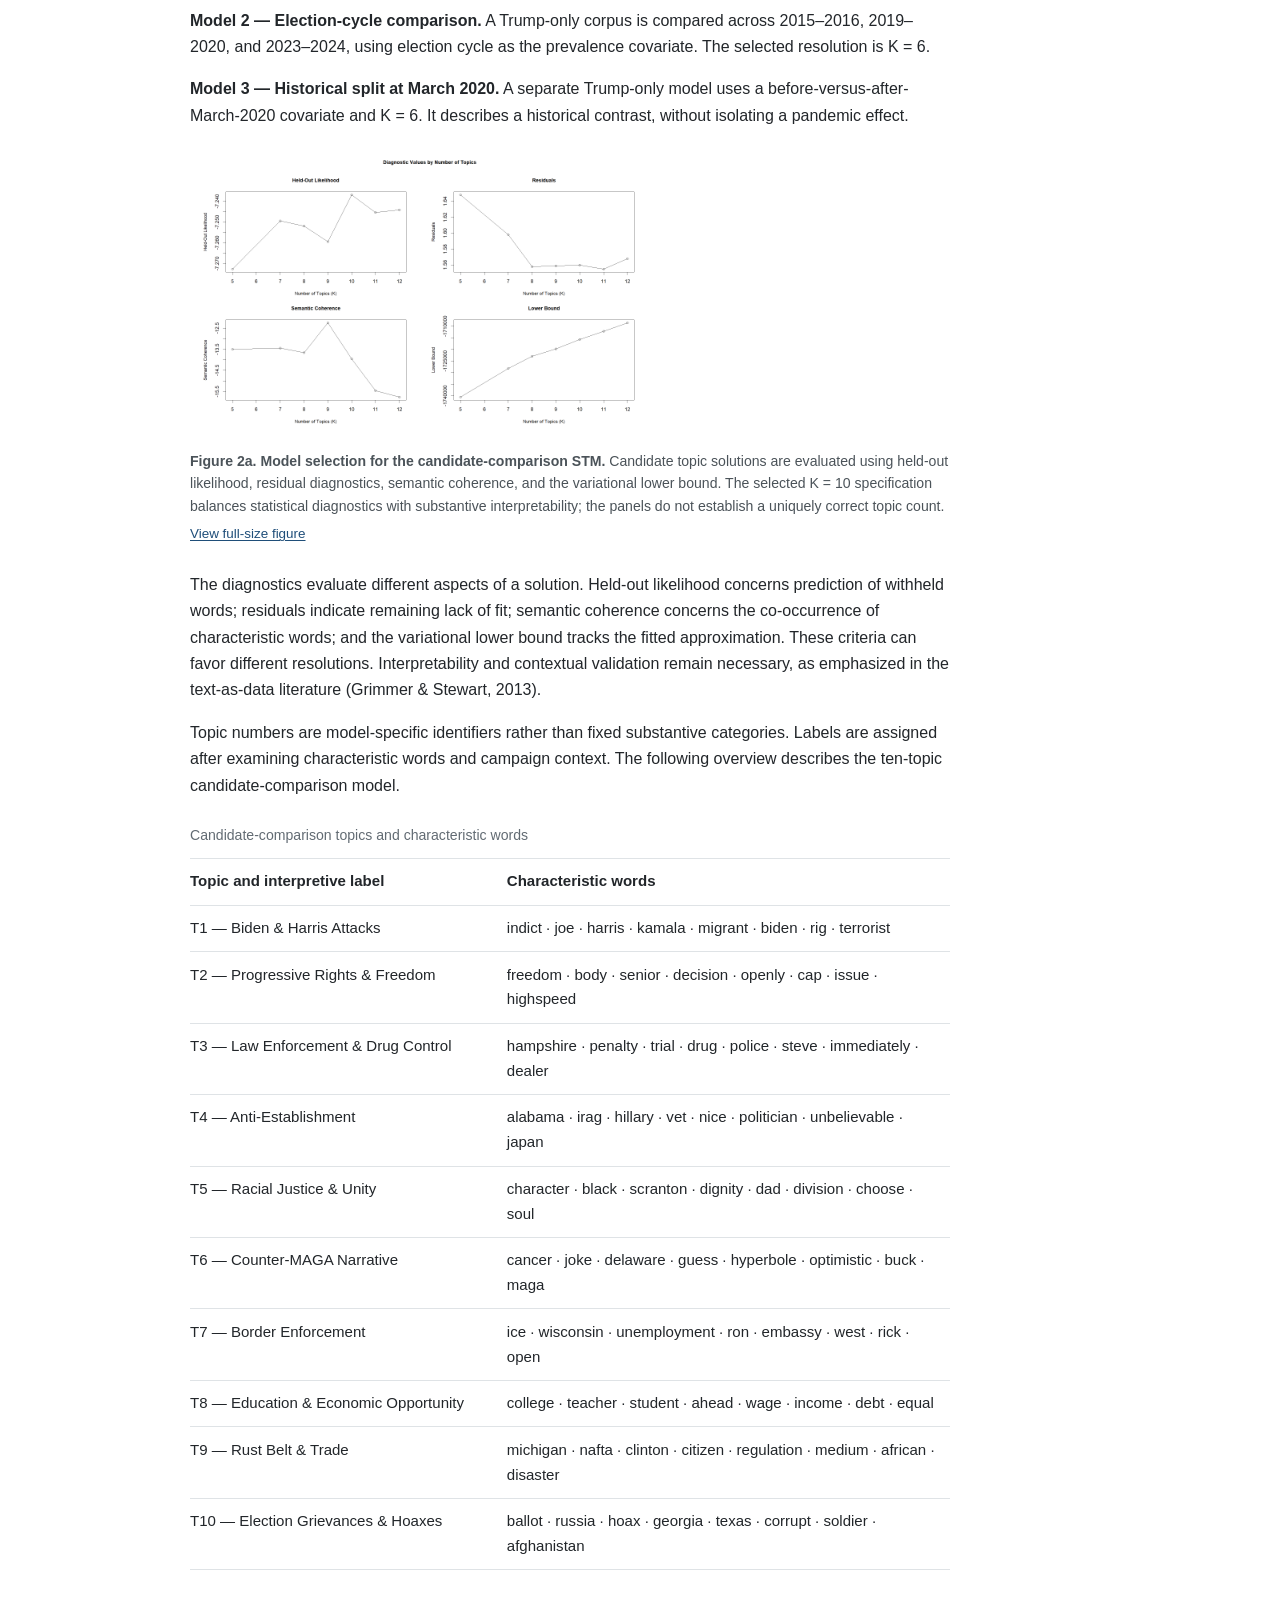
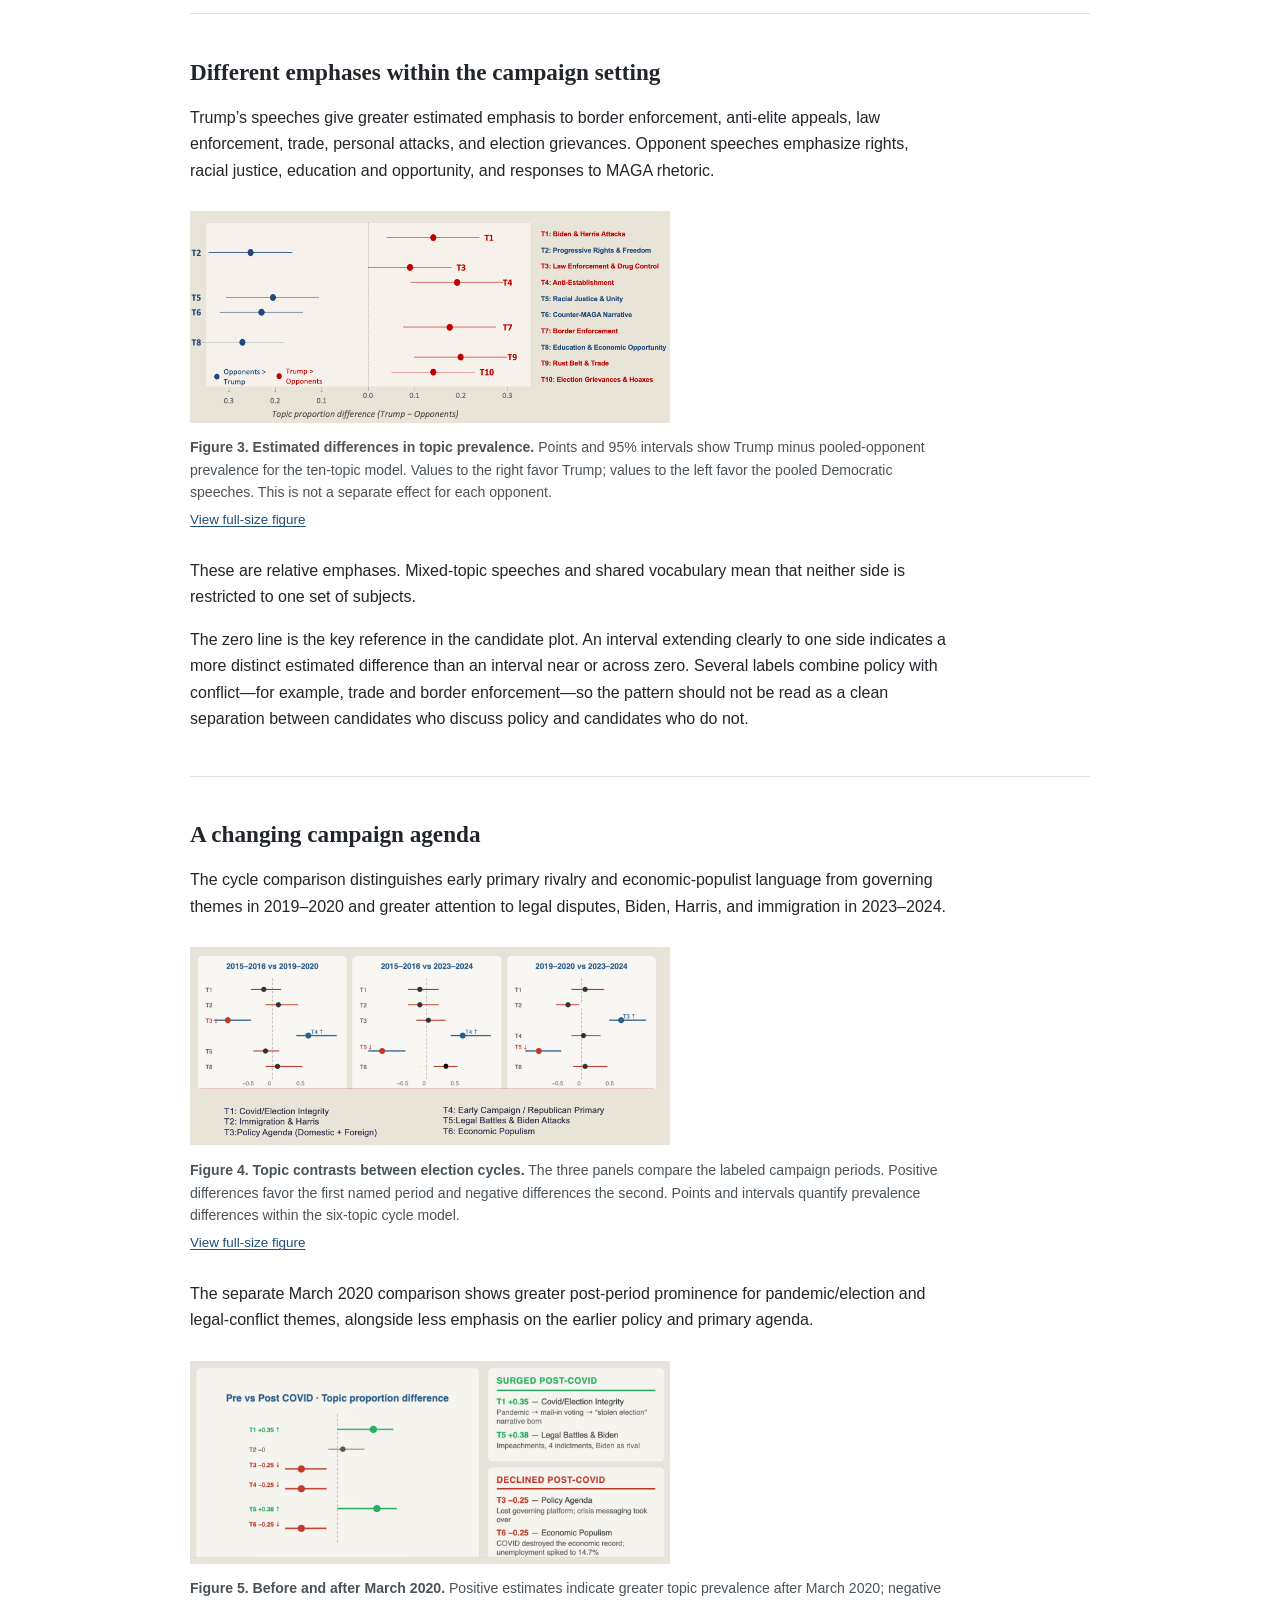
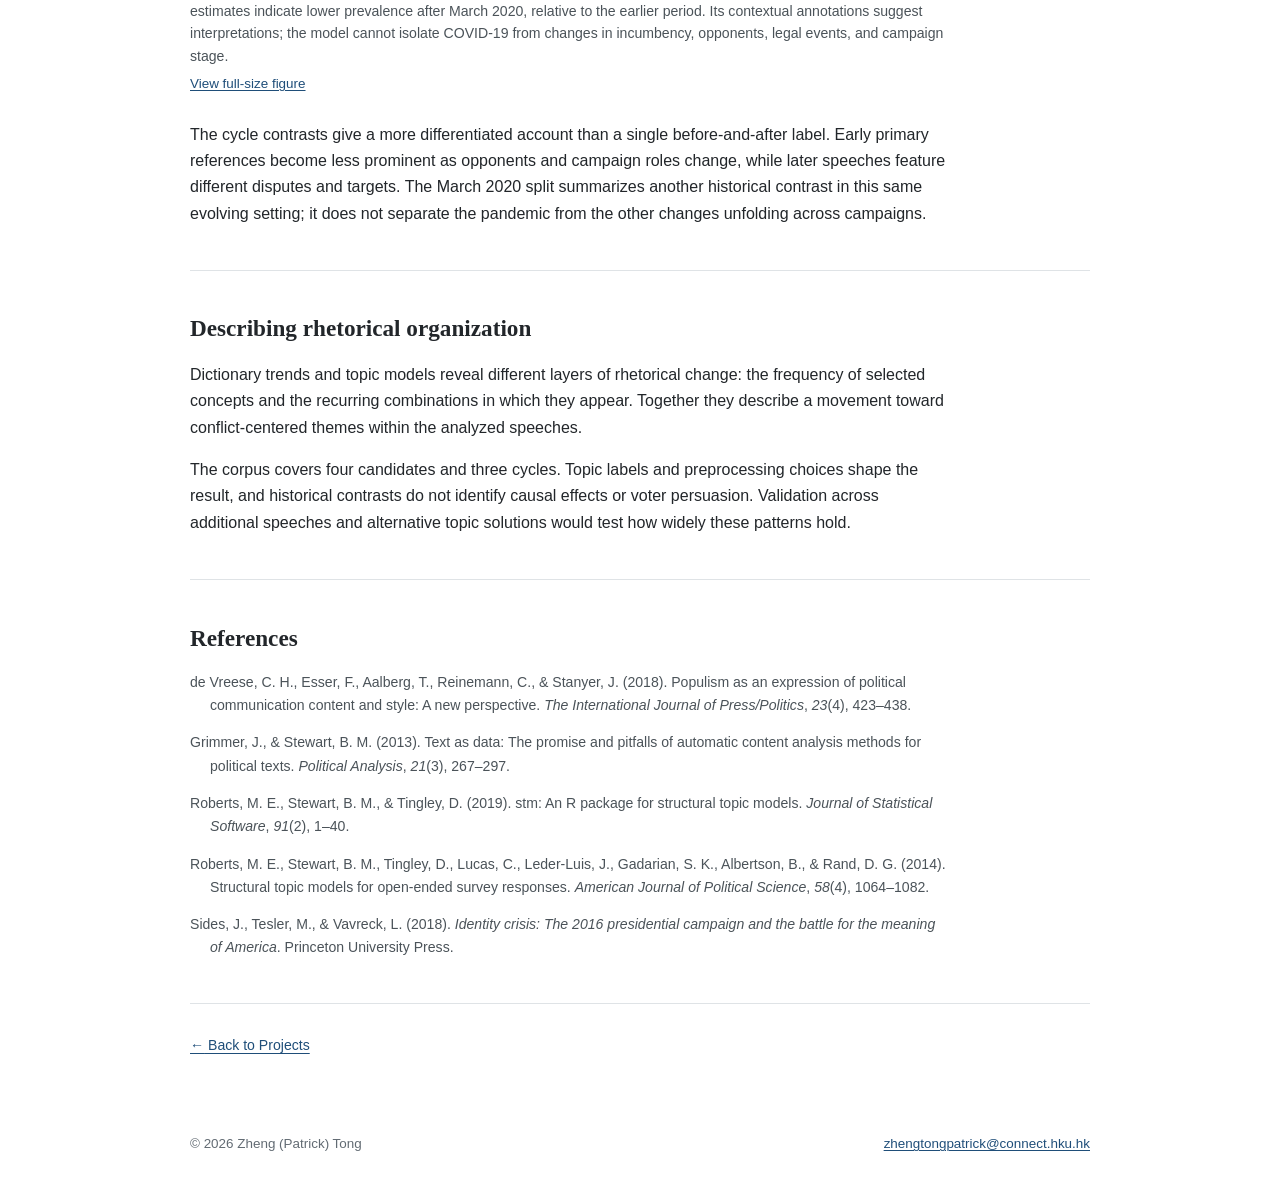
<file: projects/campaign-topic-structure/index.html>
<!doctype html>
<html lang="en">
<head>
  <meta charset="utf-8">
  <meta name="viewport" content="width=device-width, initial-scale=1">
  <link rel="icon" href="data:,">
  <title>Thematic Divides in Trump-Era Campaign Rhetoric</title>
  <meta name="description" content="Campaign speeches combine policy, identity, and conflict in changing proportions. This project uses dictionaries and structural topic models to compare Trump with his Democratic opponents and to examine how the thematic composition of his speeches changes across three election cycles.">
  <meta property="og:title" content="Thematic Divides in Trump-Era Campaign Rhetoric">
  <meta property="og:description" content="Campaign speeches combine policy, identity, and conflict in changing proportions. This project uses dictionaries and structural topic models to compare Trump with his Democratic opponents and to examine how the thematic composition of his speeches changes across three election cycles.">
  <meta property="og:type" content="article">
  <link rel="stylesheet" href="../../styles.css">
</head>
<body>
  <a class="skip-link" href="#main">Skip to content</a>
  <header class="site-header">
    <nav class="nav" aria-label="Primary navigation">
      <a class="name" href="../../#home">Patrick (Zheng Tong)</a>
      <div class="nav-links">
        <a href="../../#home">Home</a><a href="../" aria-current="location">Projects</a>
        <a href="../../#papers">Conference Papers</a><a href="../../#education">Education</a><a href="../../#teaching">Teaching</a>
        <a href="../../CV_Patrick.pdf" target="_blank" rel="noopener">CV</a>
      </div>
    </nav>
  </header>
  <main id="main">
    <article>
      <header class="page-intro">
        <a class="back-link" href="../"><span aria-hidden="true">←</span> Back to Projects</a>
        <h1>Thematic Divides in Trump-Era Campaign Rhetoric</h1>
        <p class="project-subtitle">Candidates, Election Cycles, and Historical Change</p>
        <p class="project-summary">Campaign speeches combine policy, identity, and conflict in changing proportions. This project uses dictionaries and structural topic models to compare Trump with his Democratic opponents and to examine how the thematic composition of his speeches changes across three election cycles.</p>
      </header>
      <nav class="project-toc" aria-label="On this page"><a href="#question">Research question</a><a href="#corpus">Corpus</a><a href="#lexical-patterns">Lexical patterns</a><a href="#candidates">Candidate contrasts</a><a href="#interpretation">Interpretation</a></nav>
      <div class="project-body">
<section id="question"><h2>From selected words to recurring themes</h2>
<p>A word dictionary measures how often a speech mentions crime or economic issues. A topic model asks how words combine into recurring themes. This project uses both to compare Trump with Democratic opponents, follow his rhetoric across election cycles, and examine differences before and after March 2020.</p>
<p>The substantive interest is in how campaign language organizes policy, collective identity, and blame. A rise in crime vocabulary alone cannot show which other concerns surround it. Combining dictionary measures with topic mixtures makes it possible to distinguish the frequency of selected concepts from the broader thematic settings in which candidates discuss them.</p>

<p>Research on populist communication treats political appeals as a combination of content and style: people-centered claims, antagonism, and the construction of political boundaries <span data-cites="devreese">(de Vreese et al., 2018)</span>. Campaign research also places identity conflict alongside policy positioning <span data-cites="sides">(Sides et al., 2018)</span>. These perspectives motivate asking which concerns occur together in speeches. A count of individual categories can locate vocabulary, while thematic mixtures help describe how candidates organize those concerns into broader narratives.</p>

</section>
<section id="corpus"><h2>Four candidates across three campaign periods</h2>
<p>The corpus contains 177 full-text U.S. presidential campaign speeches from 2015–2024 by Donald Trump, Hillary Clinton, Joe Biden, and Kamala Harris. The analytical unit is an individual speech, allowing each document to contain several themes. The selected periods are 2015–2016, 2019–2020, and 2023–2024: Trump appears across all three, while the opposing candidate changes. This structure supports both candidate contrasts and comparisons within Trump’s campaigns.</p>
<p>Lexical measures use selected dictionaries associated with <a href="https://doi.org/10.7910/DVN/NAAER7">Savin and Treisman’s Donald Trump’s Words replication materials</a>, including crime, economy, public services, elite language, and pronouns. The full candidate corpus supports the cross-candidate model; separate Trump-only subsets support the cycle and historical-period models.</p>
<p>The two comparisons have different scopes. Pooling Clinton, Biden, and Harris gives a broad contrast with the Democratic speeches in the collection, while the Trump-only models hold the speaker constant across periods. The latter still compare changing campaign circumstances. Neither design represents all Republican rhetoric or a balanced comparison of every candidate in every election.</p>

</section>
<section id="lexical-patterns"><h2>More crime language, less economic vocabulary</h2>
<p>The lexical series places the thematic comparisons in context. Trump’s crime-related vocabulary increases across the campaign periods, while his economic vocabulary declines. These are shares of words assigned to dictionary categories, rather than measures of policy detail or the tone in which an issue is discussed.</p>
<figure class="research-figure"><img src="../../assets/projects/campaign-topic-structure/crime-rhetoric.jpg" width="1772" height="758" alt="Campaign plot showing increasing crime-related vocabulary in Trump speeches relative to his opponents." loading="lazy" decoding="async"><figcaption><strong>Figure 1. Crime-related vocabulary across campaigns.</strong> The dictionary plot compares Trump with the Democratic candidate in each cycle. A dictionary match identifies vocabulary, not endorsement of violence or a causal response to crime conditions.<br><a class="figure-link" href="../../assets/projects/campaign-topic-structure/crime-rhetoric.jpg">View full-size figure</a></figcaption></figure>
<figure class="research-figure"><img src="../../assets/projects/campaign-topic-structure/economic-endpoints.svg" width="720" height="304" alt="Trump’s economic dictionary share is 1.44% in 2016 and 0.60% in 2024." loading="lazy" decoding="async"><figcaption><strong>Figure 2. Economic vocabulary across campaigns.</strong> Bars show Trump’s economic dictionary shares in the 2016 and 2024 campaigns. The two endpoints compare word shares, not the depth of economic policy discussion.<br><a class="figure-link" href="../../assets/projects/campaign-topic-structure/economic-endpoints.svg">View full-size figure</a></figcaption></figure>
<p>The economic dictionary result for Trump declines from 1.44% in 2016 to 0.60% in 2024. The comparison adds perspective to the crime series: increased attention to one set of terms accompanies reduced attention to another. This describes a smaller lexical share, not the absence of economic arguments, and the downward pattern also appears among the changing Democratic opponents.</p>

</section>
<section id="strategy"><h2>Modeling thematic mixtures</h2>
<p>Rather than defining every rhetorical category in advance, Structural Topic Modeling treats each speech as a mixture of latent topics and estimates how topic prevalence varies with document-level characteristics <span data-cites="roberts14 roberts19">(Roberts et al., 2014, 2019)</span>. Each topic is a distribution over words, and a single speech can combine several topics. This complements dictionary analysis: dictionaries begin with predefined lexical categories, whereas STM identifies recurring combinations without requiring every substantive theme to be specified beforehand.</p>
<p>Structural topic models relate document characteristics to the share of a speech associated with a topic. The candidate comparison uses ten topics and a binary Trump-versus-pooled-opponents covariate. Two separate Trump-only models use six topics for election cycle and pre-/post-March 2020. Diagnostics and substantive interpretability inform topic-number selection.</p>
<p>Topic labels summarize characteristic vocabulary. Their numbers belong to each fitted model and cannot automatically be matched across models.</p>
<p>Held-out likelihood and convergence diagnostics help assess the topic solutions; the Trump-only searches consider four through twelve topics. A selected number of topics is a useful analytical resolution, not proof that political discourse contains exactly that many themes. Reading characteristic words alongside campaign context is necessary because a statistical grouping does not assign its own substantive meaning.</p>

<p><strong>Model 1 — Candidate comparison.</strong> All 177 speeches by Trump, Clinton, Biden, and Harris enter the model. The prevalence covariate contrasts Trump with the pooled Democratic opponents, with K = 10 topics. This specification estimates the broad candidate contrast within the collected speeches.</p>
<p><strong>Model 2 — Election-cycle comparison.</strong> A Trump-only corpus is compared across 2015–2016, 2019–2020, and 2023–2024, using election cycle as the prevalence covariate. The selected resolution is K = 6.</p>
<p><strong>Model 3 — Historical split at March 2020.</strong> A separate Trump-only model uses a before-versus-after-March-2020 covariate and K = 6. It describes a historical contrast, without isolating a pandemic effect.</p>
<figure class="research-figure"><img src="../../assets/projects/campaign-topic-structure/stm-diagnostics.png" width="2400" height="1400" alt="Four STM diagnostic panels compare candidate topic counts using held-out likelihood, residuals, semantic coherence, and lower bound." loading="lazy" decoding="async"><figcaption><strong>Figure 2a. Model selection for the candidate-comparison STM.</strong> Candidate topic solutions are evaluated using held-out likelihood, residual diagnostics, semantic coherence, and the variational lower bound. The selected K = 10 specification balances statistical diagnostics with substantive interpretability; the panels do not establish a uniquely correct topic count.<br><a class="figure-link" href="../../assets/projects/campaign-topic-structure/stm-diagnostics.png">View full-size figure</a></figcaption></figure>
<p>The diagnostics evaluate different aspects of a solution. Held-out likelihood concerns prediction of withheld words; residuals indicate remaining lack of fit; semantic coherence concerns the co-occurrence of characteristic words; and the variational lower bound tracks the fitted approximation. These criteria can favor different resolutions. Interpretability and contextual validation remain necessary, as emphasized in the text-as-data literature <span data-cites="grimmer">(Grimmer &amp; Stewart, 2013)</span>.</p>
<p>Topic numbers are model-specific identifiers rather than fixed substantive categories. Labels are assigned after examining characteristic words and campaign context. The following overview describes the ten-topic candidate-comparison model.</p>

<table class="results-table topic-overview"><caption>Candidate-comparison topics and characteristic words</caption><thead><tr><th scope="col">Topic and interpretive label</th><th scope="col">Characteristic words</th></tr></thead><tbody><tr><th scope="row">T1 — Biden &amp; Harris Attacks</th><td>indict · joe · harris · kamala · migrant · biden · rig · terrorist</td></tr><tr><th scope="row">T2 — Progressive Rights &amp; Freedom</th><td>freedom · body · senior · decision · openly · cap · issue · highspeed</td></tr><tr><th scope="row">T3 — Law Enforcement &amp; Drug Control</th><td>hampshire · penalty · trial · drug · police · steve · immediately · dealer</td></tr><tr><th scope="row">T4 — Anti-Establishment</th><td>alabama · irag · hillary · vet · nice · politician · unbelievable · japan</td></tr><tr><th scope="row">T5 — Racial Justice &amp; Unity</th><td>character · black · scranton · dignity · dad · division · choose · soul</td></tr><tr><th scope="row">T6 — Counter-MAGA Narrative</th><td>cancer · joke · delaware · guess · hyperbole · optimistic · buck · maga</td></tr><tr><th scope="row">T7 — Border Enforcement</th><td>ice · wisconsin · unemployment · ron · embassy · west · rick · open</td></tr><tr><th scope="row">T8 — Education &amp; Economic Opportunity</th><td>college · teacher · student · ahead · wage · income · debt · equal</td></tr><tr><th scope="row">T9 — Rust Belt &amp; Trade</th><td>michigan · nafta · clinton · citizen · regulation · medium · african · disaster</td></tr><tr><th scope="row">T10 — Election Grievances &amp; Hoaxes</th><td>ballot · russia · hoax · georgia · texas · corrupt · soldier · afghanistan</td></tr></tbody></table>

</section>
<section id="candidates"><h2>Different emphases within the campaign setting</h2>
<p>Trump’s speeches give greater estimated emphasis to border enforcement, anti-elite appeals, law enforcement, trade, personal attacks, and election grievances. Opponent speeches emphasize rights, racial justice, education and opportunity, and responses to MAGA rhetoric.</p>
<figure class="research-figure"><img src="../../assets/projects/campaign-topic-structure/candidate-contrasts.png" width="1826" height="804" alt="Topic-prevalence contrast with six topics higher for Trump and four higher for pooled Democratic opponents." loading="lazy" decoding="async"><figcaption><strong>Figure 3. Estimated differences in topic prevalence.</strong> Points and 95% intervals show Trump minus pooled-opponent prevalence for the ten-topic model. Values to the right favor Trump; values to the left favor the pooled Democratic speeches. This is not a separate effect for each opponent.<br><a class="figure-link" href="../../assets/projects/campaign-topic-structure/candidate-contrasts.png">View full-size figure</a></figcaption></figure>
<p>These are relative emphases. Mixed-topic speeches and shared vocabulary mean that neither side is restricted to one set of subjects.</p>
<p>The zero line is the key reference in the candidate plot. An interval extending clearly to one side indicates a more distinct estimated difference than an interval near or across zero. Several labels combine policy with conflict—for example, trade and border enforcement—so the pattern should not be read as a clean separation between candidates who discuss policy and candidates who do not.</p>

</section>
<section id="change"><h2>A changing campaign agenda</h2>
<p>The cycle comparison distinguishes early primary rivalry and economic-populist language from governing themes in 2019–2020 and greater attention to legal disputes, Biden, Harris, and immigration in 2023–2024.</p>
<figure class="research-figure"><img src="../../assets/projects/campaign-topic-structure/cycle-contrasts.png" width="1680" height="694" alt="Three forest plots compare six Trump topics across the 2015–2016, 2019–2020, and 2023–2024 campaign periods." loading="lazy" decoding="async"><figcaption><strong>Figure 4. Topic contrasts between election cycles.</strong> The three panels compare the labeled campaign periods. Positive differences favor the first named period and negative differences the second. Points and intervals quantify prevalence differences within the six-topic cycle model.<br><a class="figure-link" href="../../assets/projects/campaign-topic-structure/cycle-contrasts.png">View full-size figure</a></figcaption></figure>
<p>The separate March 2020 comparison shows greater post-period prominence for pandemic/election and legal-conflict themes, alongside less emphasis on the earlier policy and primary agenda.</p>
<figure class="research-figure"><img src="../../assets/projects/campaign-topic-structure/period-contrasts.png" width="1444" height="610" alt="Six-topic pre/post contrast showing increased pandemic/election and legal-conflict themes and decreased earlier policy, primary, and economic themes." loading="lazy" decoding="async"><figcaption><strong>Figure 5. Before and after March 2020.</strong> Positive estimates indicate greater topic prevalence after March 2020; negative estimates indicate lower prevalence after March 2020, relative to the earlier period. Its contextual annotations suggest interpretations; the model cannot isolate COVID-19 from changes in incumbency, opponents, legal events, and campaign stage.<br><a class="figure-link" href="../../assets/projects/campaign-topic-structure/period-contrasts.png">View full-size figure</a></figcaption></figure>
<p>The cycle contrasts give a more differentiated account than a single before-and-after label. Early primary references become less prominent as opponents and campaign roles change, while later speeches feature different disputes and targets. The March 2020 split summarizes another historical contrast in this same evolving setting; it does not separate the pandemic from the other changes unfolding across campaigns.</p>

</section>
<section id="interpretation"><h2>Describing rhetorical organization</h2>
<p>Dictionary trends and topic models reveal different layers of rhetorical change: the frequency of selected concepts and the recurring combinations in which they appear. Together they describe a movement toward conflict-centered themes within the analyzed speeches.</p>
<p>The corpus covers four candidates and three cycles. Topic labels and preprocessing choices shape the result, and historical contrasts do not identify causal effects or voter persuasion. Validation across additional speeches and alternative topic solutions would test how widely these patterns hold.</p>
</section>
<section id="references" class="project-references" aria-labelledby="references-heading"><h2 id="references-heading">References</h2>
<p id="ref-devreese">de Vreese, C. H., Esser, F., Aalberg, T., Reinemann, C., &amp; Stanyer, J. (2018). Populism as an expression of political communication content and style: A new perspective. <em>The International Journal of Press/Politics</em>, <em>23</em>(4), 423–438.</p>
<p id="ref-grimmer">Grimmer, J., &amp; Stewart, B. M. (2013). Text as data: The promise and pitfalls of automatic content analysis methods for political texts. <em>Political Analysis</em>, <em>21</em>(3), 267–297.</p>
<p id="ref-roberts19">Roberts, M. E., Stewart, B. M., &amp; Tingley, D. (2019). stm: An R package for structural topic models. <em>Journal of Statistical Software</em>, <em>91</em>(2), 1–40.</p>
<p id="ref-roberts14">Roberts, M. E., Stewart, B. M., Tingley, D., Lucas, C., Leder-Luis, J., Gadarian, S. K., Albertson, B., &amp; Rand, D. G. (2014). Structural topic models for open-ended survey responses. <em>American Journal of Political Science</em>, <em>58</em>(4), 1064–1082.</p>
<p id="ref-sides">Sides, J., Tesler, M., &amp; Vavreck, L. (2018). <em>Identity crisis: The 2016 presidential campaign and the battle for the meaning of America</em>. Princeton University Press.</p>
</section>
      </div>
      <p class="project-end"><a class="back-link" href="../"><span aria-hidden="true">←</span> Back to Projects</a></p>
    </article>
  </main>
  <footer><span>© 2026 Zheng (Patrick) Tong</span><a href="mailto:zhengtongpatrick@connect.hku.hk">zhengtongpatrick@connect.hku.hk</a></footer>
</body>
</html>
</file>
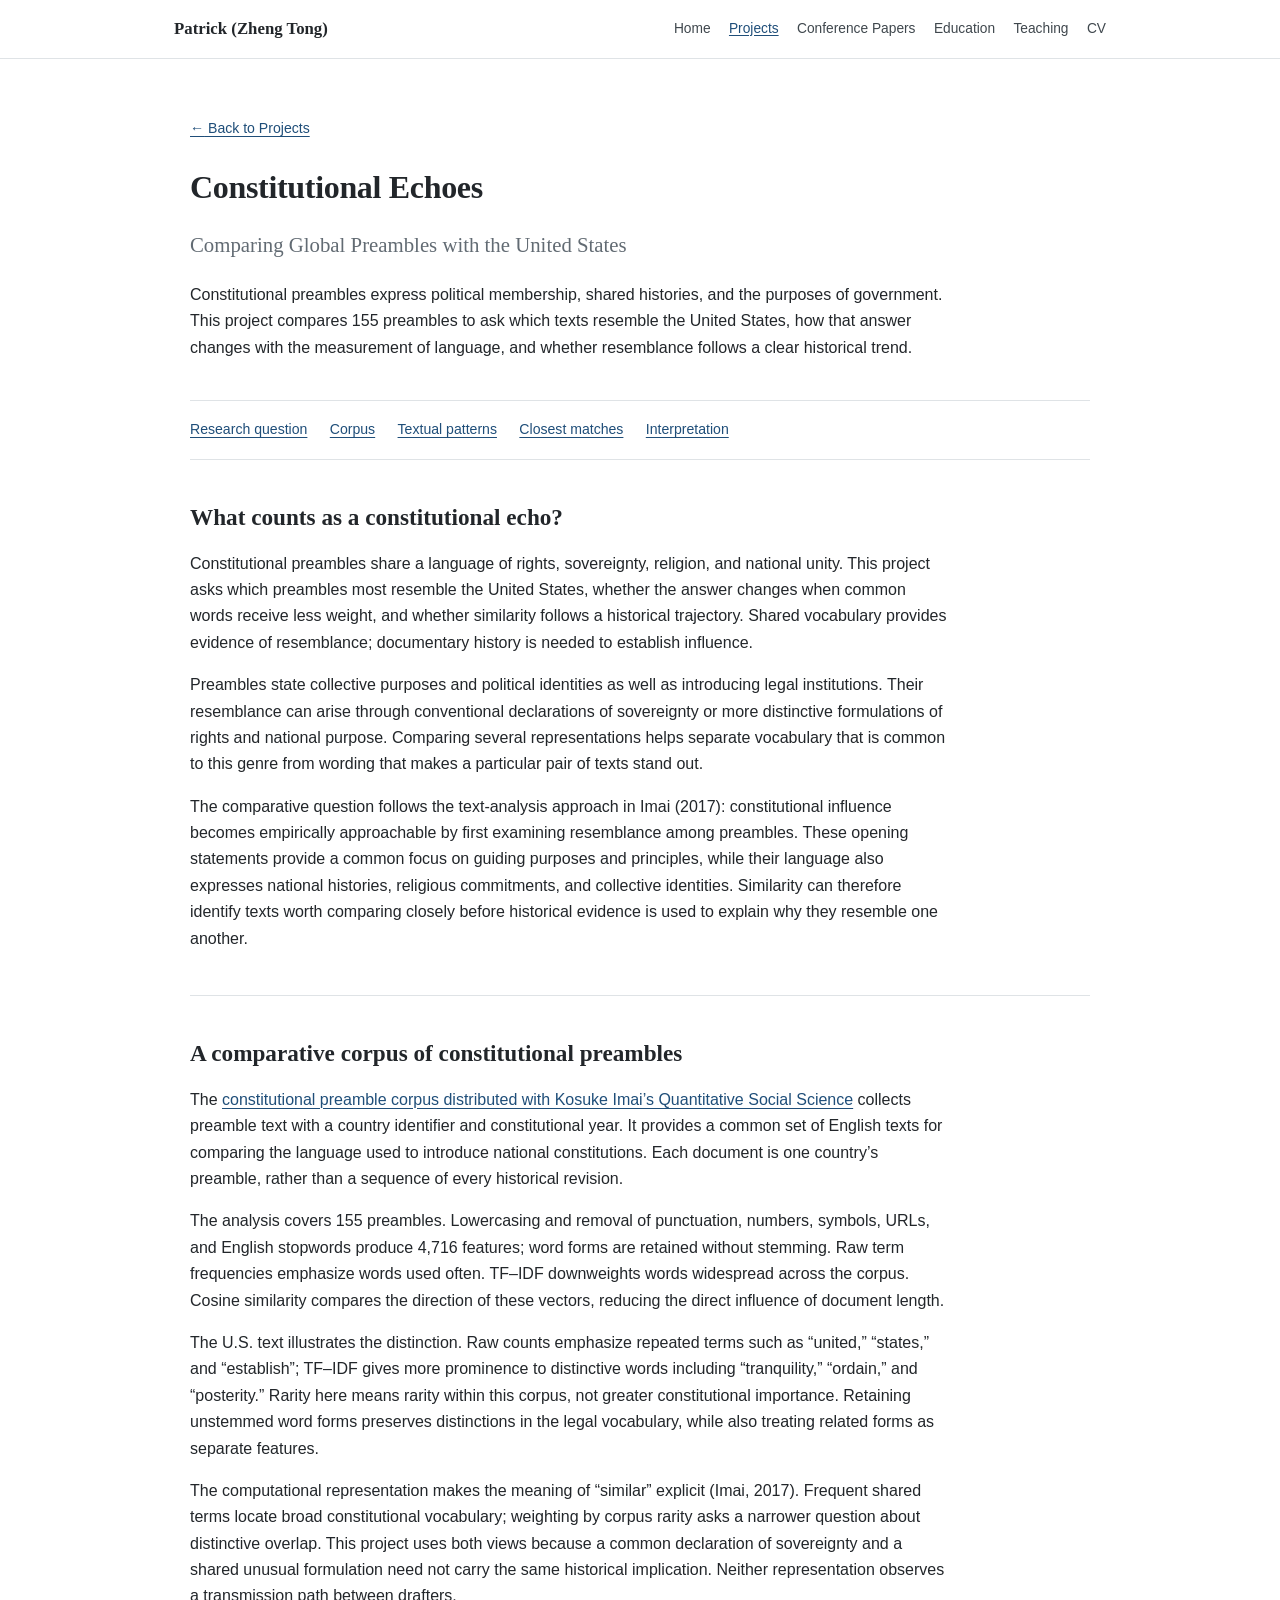
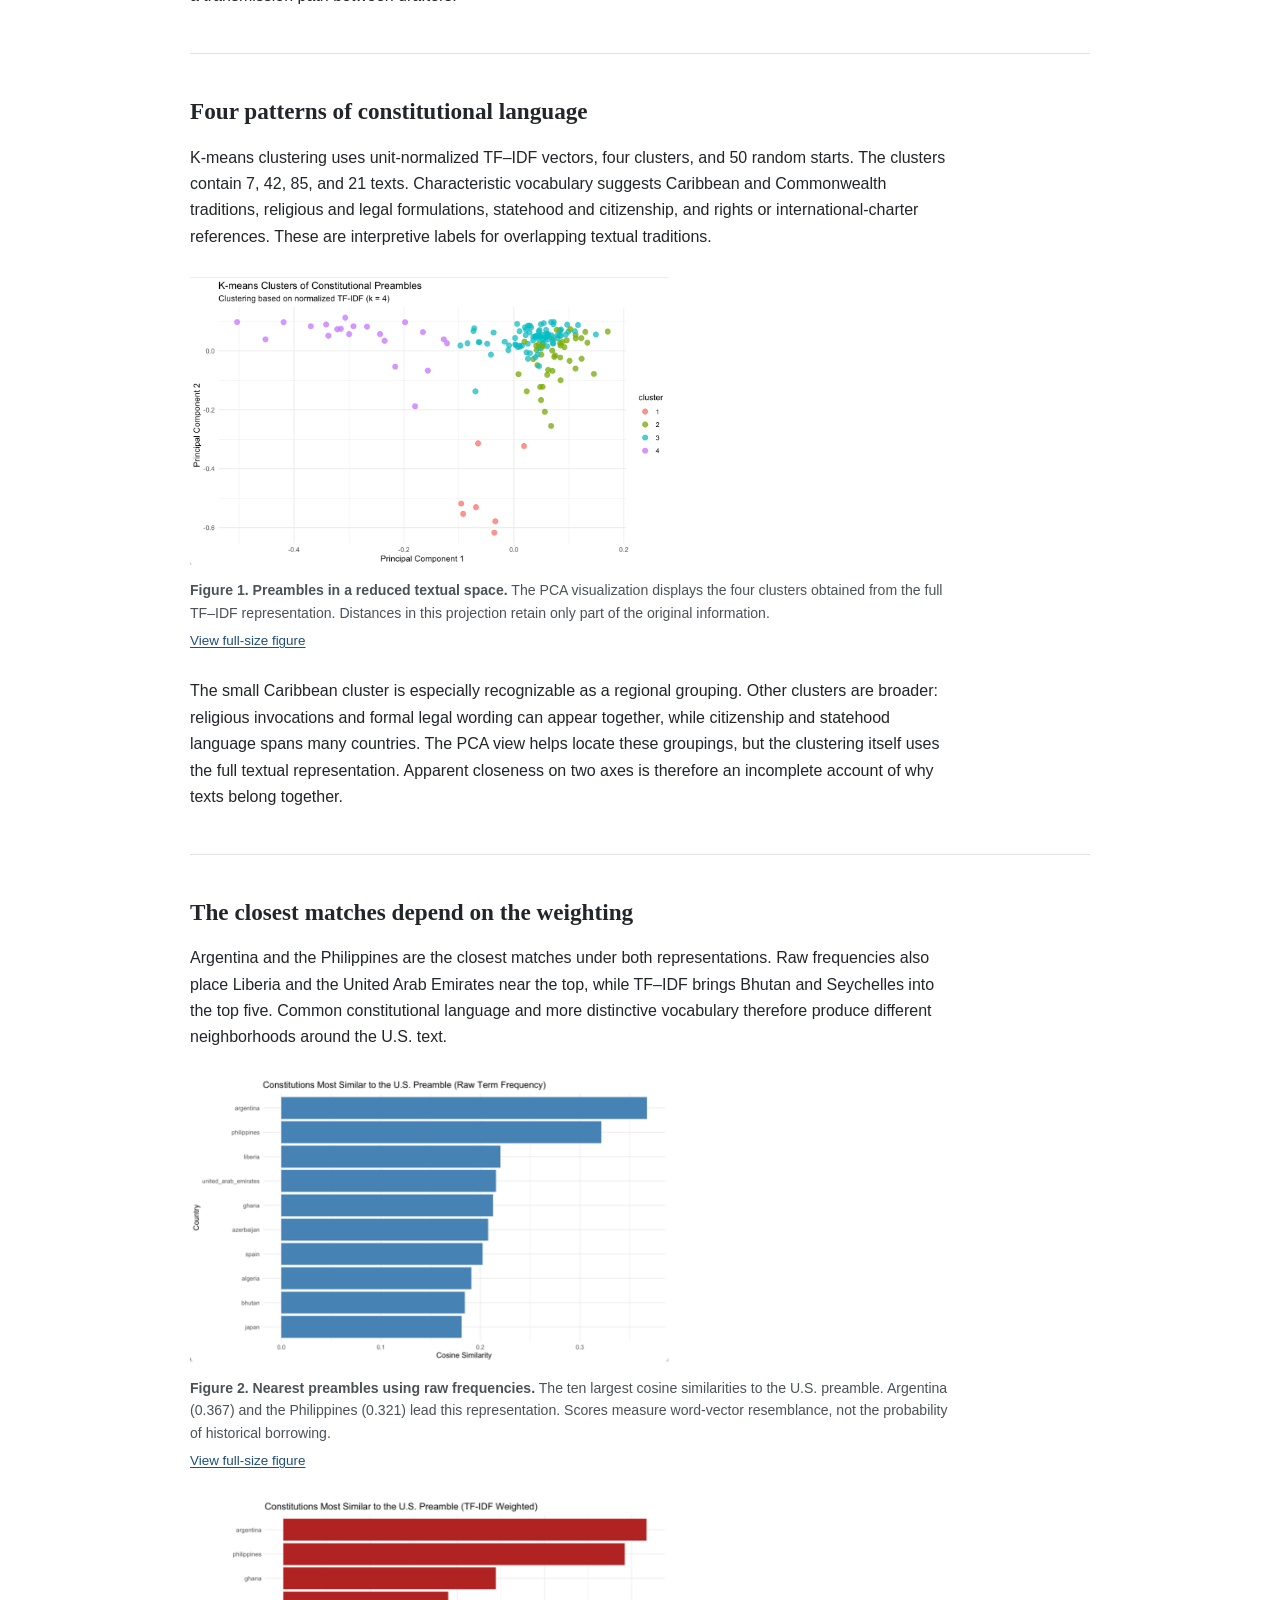
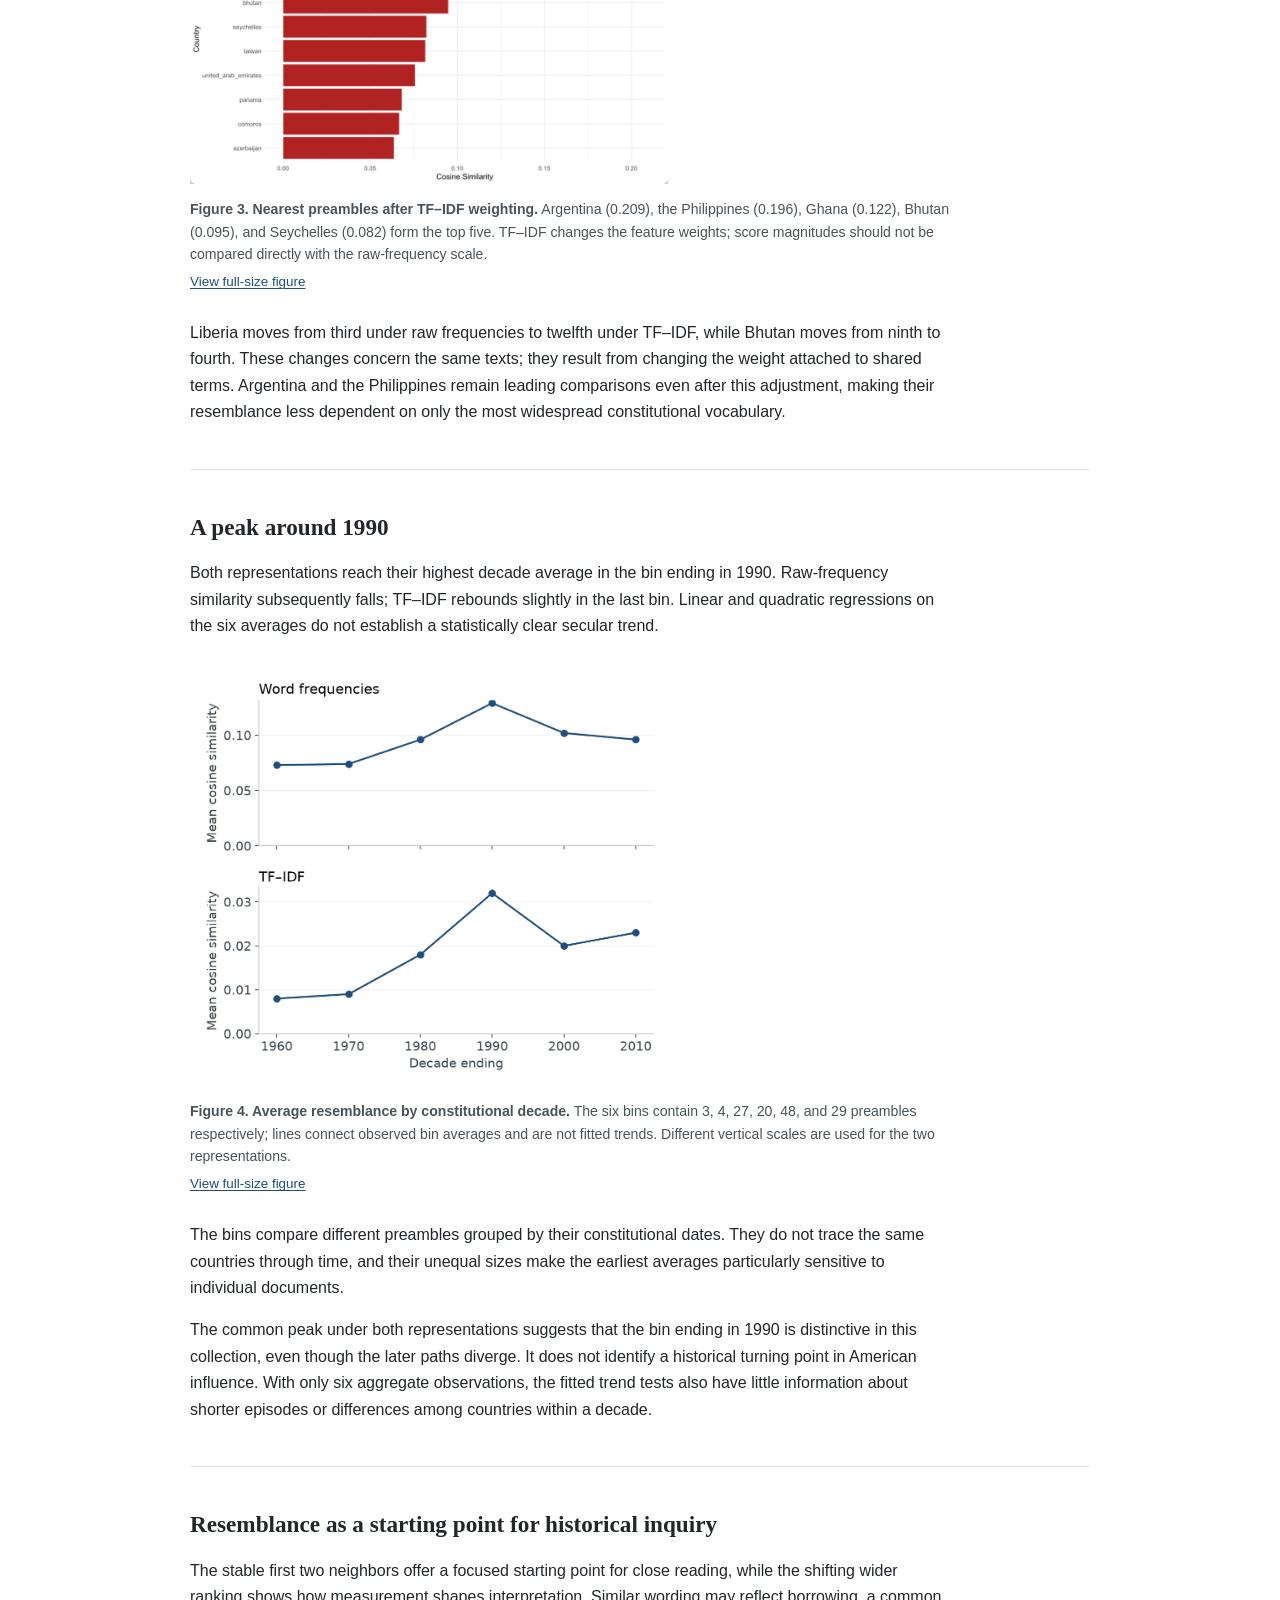
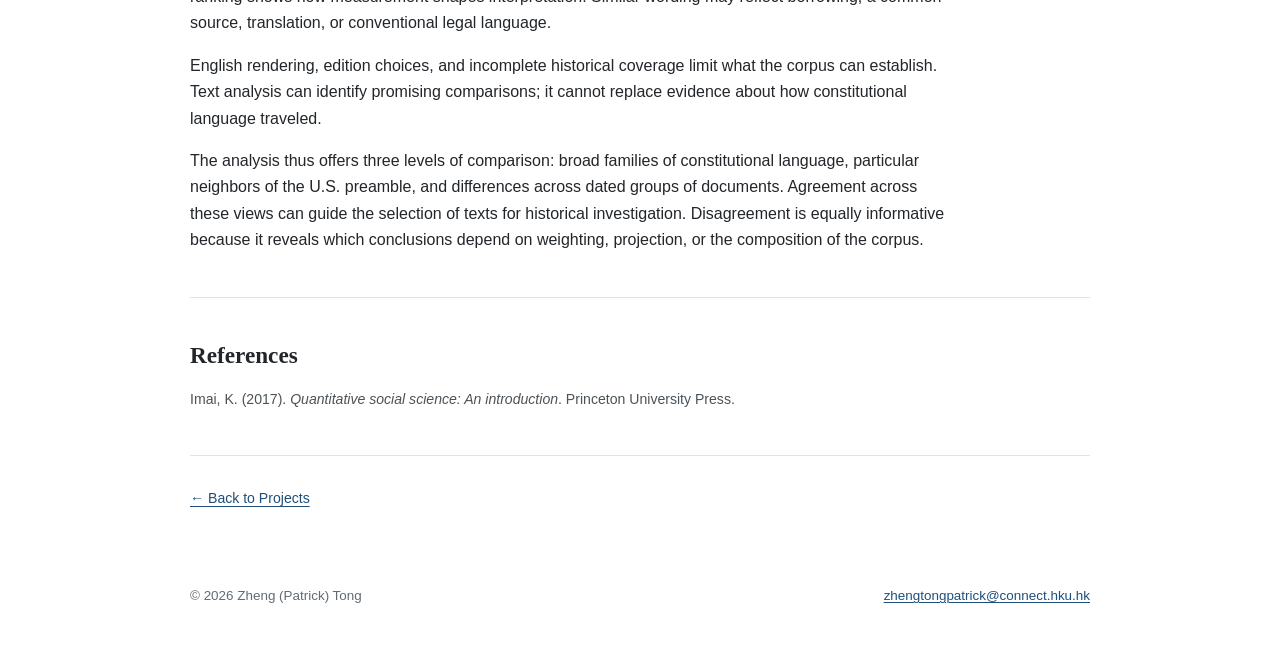
<file: projects/constitutional-language/index.html>
<!doctype html>
<html lang="en">
<head>
  <meta charset="utf-8">
  <meta name="viewport" content="width=device-width, initial-scale=1">
  <link rel="icon" href="data:,">
  <title>Constitutional Echoes</title>
  <meta name="description" content="Constitutional preambles express political membership, shared histories, and the purposes of government. This project compares 155 preambles to ask which texts resemble the United States, how that answer changes with the measurement of language, and whether resemblance follows a clear historical trend.">
  <meta property="og:title" content="Constitutional Echoes">
  <meta property="og:description" content="Constitutional preambles express political membership, shared histories, and the purposes of government. This project compares 155 preambles to ask which texts resemble the United States, how that answer changes with the measurement of language, and whether resemblance follows a clear historical trend.">
  <meta property="og:type" content="article">
  <link rel="stylesheet" href="../../styles.css">
</head>
<body>
  <a class="skip-link" href="#main">Skip to content</a>
  <header class="site-header">
    <nav class="nav" aria-label="Primary navigation">
      <a class="name" href="../../#home">Patrick (Zheng Tong)</a>
      <div class="nav-links">
        <a href="../../#home">Home</a><a href="../" aria-current="location">Projects</a>
        <a href="../../#papers">Conference Papers</a><a href="../../#education">Education</a><a href="../../#teaching">Teaching</a>
        <a href="../../CV_Patrick.pdf" target="_blank" rel="noopener">CV</a>
      </div>
    </nav>
  </header>
  <main id="main">
    <article>
      <header class="page-intro">
        <a class="back-link" href="../"><span aria-hidden="true">←</span> Back to Projects</a>
        <h1>Constitutional Echoes</h1>
        <p class="project-subtitle">Comparing Global Preambles with the United States</p>
        <p class="project-summary">Constitutional preambles express political membership, shared histories, and the purposes of government. This project compares 155 preambles to ask which texts resemble the United States, how that answer changes with the measurement of language, and whether resemblance follows a clear historical trend.</p>
      </header>
      <nav class="project-toc" aria-label="On this page"><a href="#question">Research question</a><a href="#corpus">Corpus</a><a href="#clusters">Textual patterns</a><a href="#neighbors">Closest matches</a><a href="#interpretation">Interpretation</a></nav>
      <div class="project-body">
<section id="question"><h2>What counts as a constitutional echo?</h2>
<p>Constitutional preambles share a language of rights, sovereignty, religion, and national unity. This project asks which preambles most resemble the United States, whether the answer changes when common words receive less weight, and whether similarity follows a historical trajectory. Shared vocabulary provides evidence of resemblance; documentary history is needed to establish influence.</p>
<p>Preambles state collective purposes and political identities as well as introducing legal institutions. Their resemblance can arise through conventional declarations of sovereignty or more distinctive formulations of rights and national purpose. Comparing several representations helps separate vocabulary that is common to this genre from wording that makes a particular pair of texts stand out.</p>

<p>The comparative question follows the text-analysis approach in <span data-cites="imai17">Imai (2017)</span>: constitutional influence becomes empirically approachable by first examining resemblance among preambles. These opening statements provide a common focus on guiding purposes and principles, while their language also expresses national histories, religious commitments, and collective identities. Similarity can therefore identify texts worth comparing closely before historical evidence is used to explain why they resemble one another.</p>

</section>
<section id="corpus"><h2>A comparative corpus of constitutional preambles</h2>
<p>The <a href="https://kosukeimai.github.io/qss-package/reference/constitution.html">constitutional preamble corpus distributed with Kosuke Imai’s Quantitative Social Science</a> collects preamble text with a country identifier and constitutional year. It provides a common set of English texts for comparing the language used to introduce national constitutions. Each document is one country’s preamble, rather than a sequence of every historical revision.</p>
<p>The analysis covers 155 preambles. Lowercasing and removal of punctuation, numbers, symbols, URLs, and English stopwords produce 4,716 features; word forms are retained without stemming. Raw term frequencies emphasize words used often. TF–IDF downweights words widespread across the corpus. Cosine similarity compares the direction of these vectors, reducing the direct influence of document length.</p>
<p>The U.S. text illustrates the distinction. Raw counts emphasize repeated terms such as “united,” “states,” and “establish”; TF–IDF gives more prominence to distinctive words including “tranquility,” “ordain,” and “posterity.” Rarity here means rarity within this corpus, not greater constitutional importance. Retaining unstemmed word forms preserves distinctions in the legal vocabulary, while also treating related forms as separate features.</p>

<p>The computational representation makes the meaning of “similar” explicit <span data-cites="imai17">(Imai, 2017)</span>. Frequent shared terms locate broad constitutional vocabulary; weighting by corpus rarity asks a narrower question about distinctive overlap. This project uses both views because a common declaration of sovereignty and a shared unusual formulation need not carry the same historical implication. Neither representation observes a transmission path between drafters.</p>

</section>
<section id="clusters"><h2>Four patterns of constitutional language</h2>
<p>K-means clustering uses unit-normalized TF–IDF vectors, four clusters, and 50 random starts. The clusters contain 7, 42, 85, and 21 texts. Characteristic vocabulary suggests Caribbean and Commonwealth traditions, religious and legal formulations, statehood and citizenship, and rights or international-charter references. These are interpretive labels for overlapping textual traditions.</p>
<figure class="research-figure"><img src="../../assets/projects/constitutional-language/preamble-clusters.png" width="1384" height="831" alt="PCA projection of constitutional preambles, colored by four k-means clusters." loading="lazy" decoding="async"><figcaption><strong>Figure 1. Preambles in a reduced textual space.</strong> The PCA visualization displays the four clusters obtained from the full TF–IDF representation. Distances in this projection retain only part of the original information.<br><a class="figure-link" href="../../assets/projects/constitutional-language/preamble-clusters.png">View full-size figure</a></figcaption></figure>
<p>The small Caribbean cluster is especially recognizable as a regional grouping. Other clusters are broader: religious invocations and formal legal wording can appear together, while citizenship and statehood language spans many countries. The PCA view helps locate these groupings, but the clustering itself uses the full textual representation. Apparent closeness on two axes is therefore an incomplete account of why texts belong together.</p>
</section>
<section id="neighbors"><h2>The closest matches depend on the weighting</h2>
<p>Argentina and the Philippines are the closest matches under both representations. Raw frequencies also place Liberia and the United Arab Emirates near the top, while TF–IDF brings Bhutan and Seychelles into the top five. Common constitutional language and more distinctive vocabulary therefore produce different neighborhoods around the U.S. text.</p>
<figure class="research-figure"><img src="../../assets/projects/constitutional-language/raw-neighbors.png" width="1084" height="644" alt="Raw-frequency cosine ranking led by Argentina and the Philippines, followed by Liberia and the United Arab Emirates." loading="lazy" decoding="async"><figcaption><strong>Figure 2. Nearest preambles using raw frequencies.</strong> The ten largest cosine similarities to the U.S. preamble. Argentina (0.367) and the Philippines (0.321) lead this representation. Scores measure word-vector resemblance, not the probability of historical borrowing.<br><a class="figure-link" href="../../assets/projects/constitutional-language/raw-neighbors.png">View full-size figure</a></figcaption></figure>
<figure class="research-figure"><img src="../../assets/projects/constitutional-language/tfidf-neighbors.png" width="1096" height="653" alt="TF–IDF nearest-neighbor ranking led by Argentina and the Philippines, with Ghana, Bhutan, and Seychelles next." loading="lazy" decoding="async"><figcaption><strong>Figure 3. Nearest preambles after TF–IDF weighting.</strong> Argentina (0.209), the Philippines (0.196), Ghana (0.122), Bhutan (0.095), and Seychelles (0.082) form the top five. TF–IDF changes the feature weights; score magnitudes should not be compared directly with the raw-frequency scale.<br><a class="figure-link" href="../../assets/projects/constitutional-language/tfidf-neighbors.png">View full-size figure</a></figcaption></figure>
<p>Liberia moves from third under raw frequencies to twelfth under TF–IDF, while Bhutan moves from ninth to fourth. These changes concern the same texts; they result from changing the weight attached to shared terms. Argentina and the Philippines remain leading comparisons even after this adjustment, making their resemblance less dependent on only the most widespread constitutional vocabulary.</p>

</section>
<section id="history"><h2>A peak around 1990</h2>
<p>Both representations reach their highest decade average in the bin ending in 1990. Raw-frequency similarity subsequently falls; TF–IDF rebounds slightly in the last bin. Linear and quadratic regressions on the six averages do not establish a statistically clear secular trend.</p>
<figure class="research-figure"><img src="../../assets/projects/constitutional-language/similarity-by-decade.png" width="1146" height="1003" alt="Both word-frequency and TF–IDF mean similarity peak in the decade ending in 1990; the final TF–IDF mean rises slightly." loading="lazy" decoding="async"><figcaption><strong>Figure 4. Average resemblance by constitutional decade.</strong> The six bins contain 3, 4, 27, 20, 48, and 29 preambles respectively; lines connect observed bin averages and are not fitted trends. Different vertical scales are used for the two representations.<br><a class="figure-link" href="../../assets/projects/constitutional-language/similarity-by-decade.png">View full-size figure</a></figcaption></figure><p>The bins compare different preambles grouped by their constitutional dates. They do not trace the same countries through time, and their unequal sizes make the earliest averages particularly sensitive to individual documents.</p>
<p>The common peak under both representations suggests that the bin ending in 1990 is distinctive in this collection, even though the later paths diverge. It does not identify a historical turning point in American influence. With only six aggregate observations, the fitted trend tests also have little information about shorter episodes or differences among countries within a decade.</p>

</section>
<section id="interpretation"><h2>Resemblance as a starting point for historical inquiry</h2>
<p>The stable first two neighbors offer a focused starting point for close reading, while the shifting wider ranking shows how measurement shapes interpretation. Similar wording may reflect borrowing, a common source, translation, or conventional legal language.</p>
<p>English rendering, edition choices, and incomplete historical coverage limit what the corpus can establish. Text analysis can identify promising comparisons; it cannot replace evidence about how constitutional language traveled.</p>
<p>The analysis thus offers three levels of comparison: broad families of constitutional language, particular neighbors of the U.S. preamble, and differences across dated groups of documents. Agreement across these views can guide the selection of texts for historical investigation. Disagreement is equally informative because it reveals which conclusions depend on weighting, projection, or the composition of the corpus.</p>

</section>
<section id="references" class="project-references" aria-labelledby="references-heading"><h2 id="references-heading">References</h2>
<p id="ref-imai17">Imai, K. (2017). <em>Quantitative social science: An introduction</em>. Princeton University Press.</p>
</section>
      </div>
      <p class="project-end"><a class="back-link" href="../"><span aria-hidden="true">←</span> Back to Projects</a></p>
    </article>
  </main>
  <footer><span>© 2026 Zheng (Patrick) Tong</span><a href="mailto:zhengtongpatrick@connect.hku.hk">zhengtongpatrick@connect.hku.hk</a></footer>
</body>
</html>
</file>
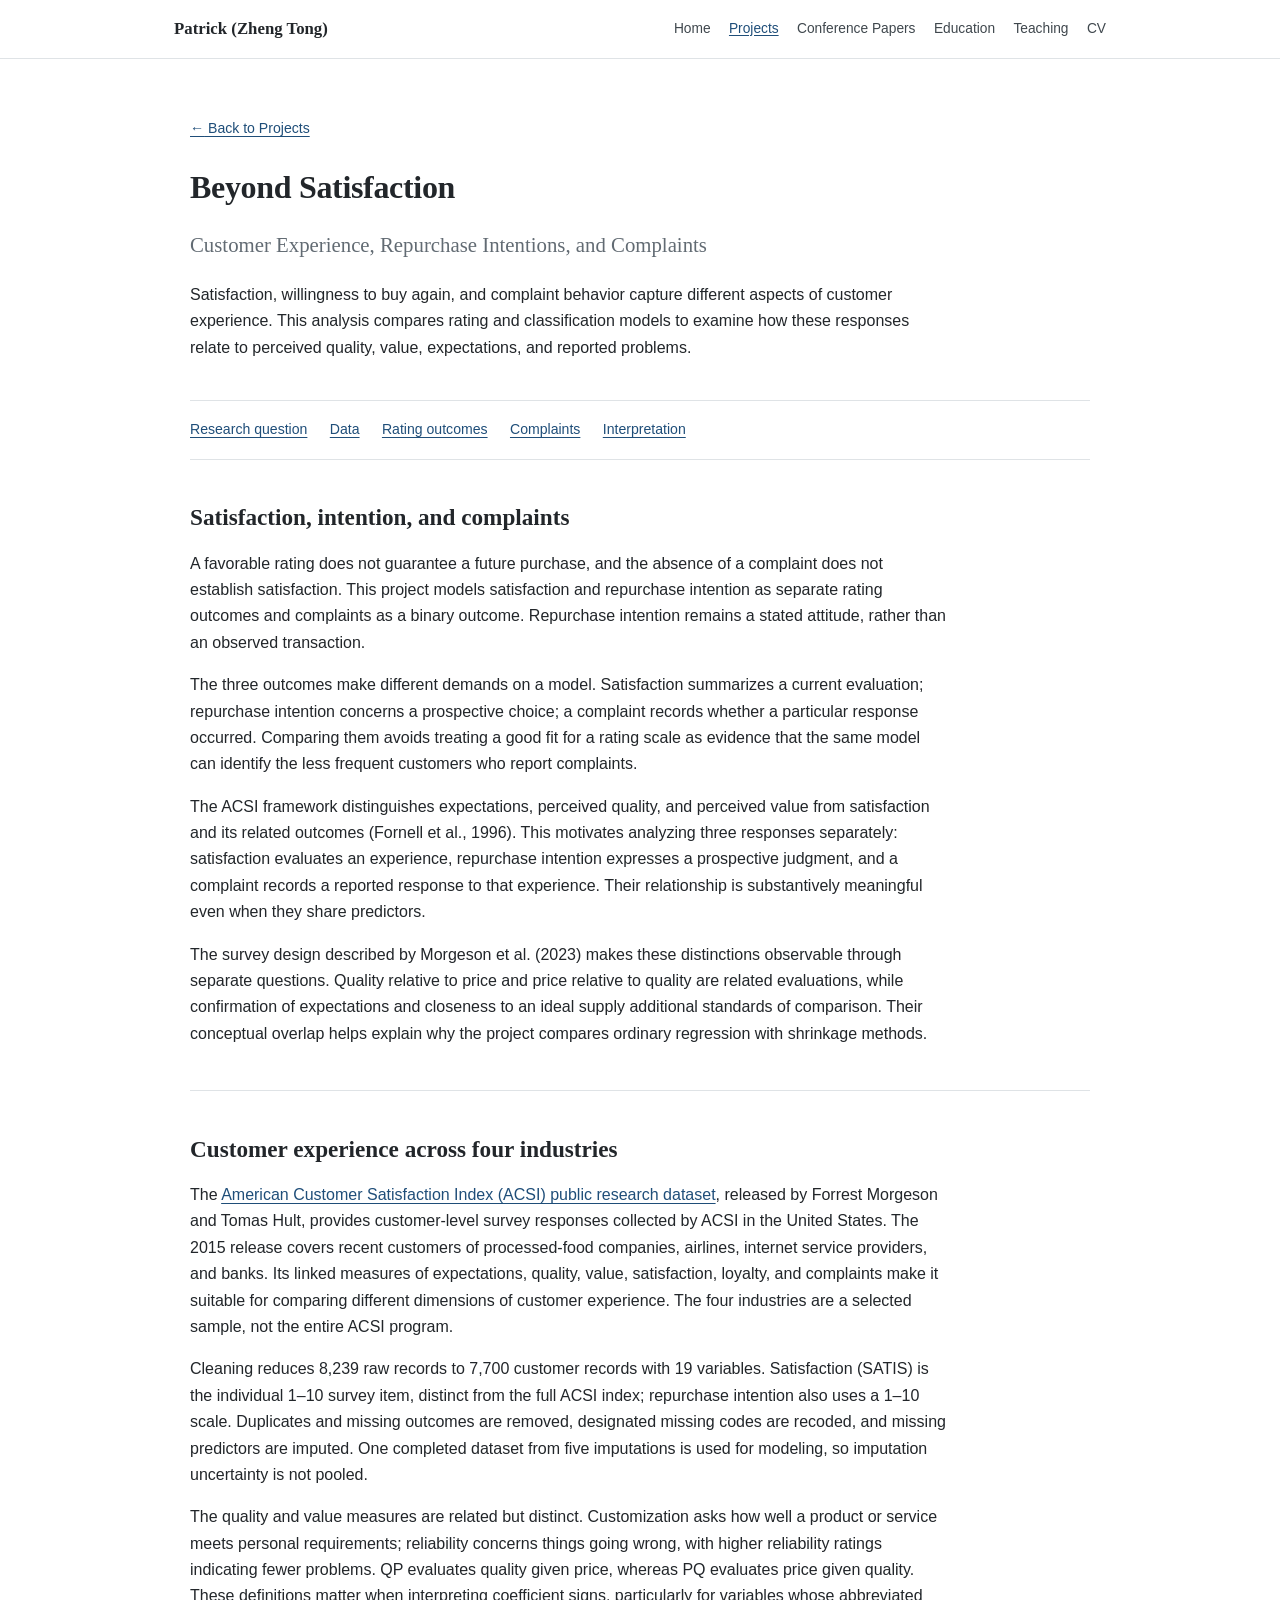
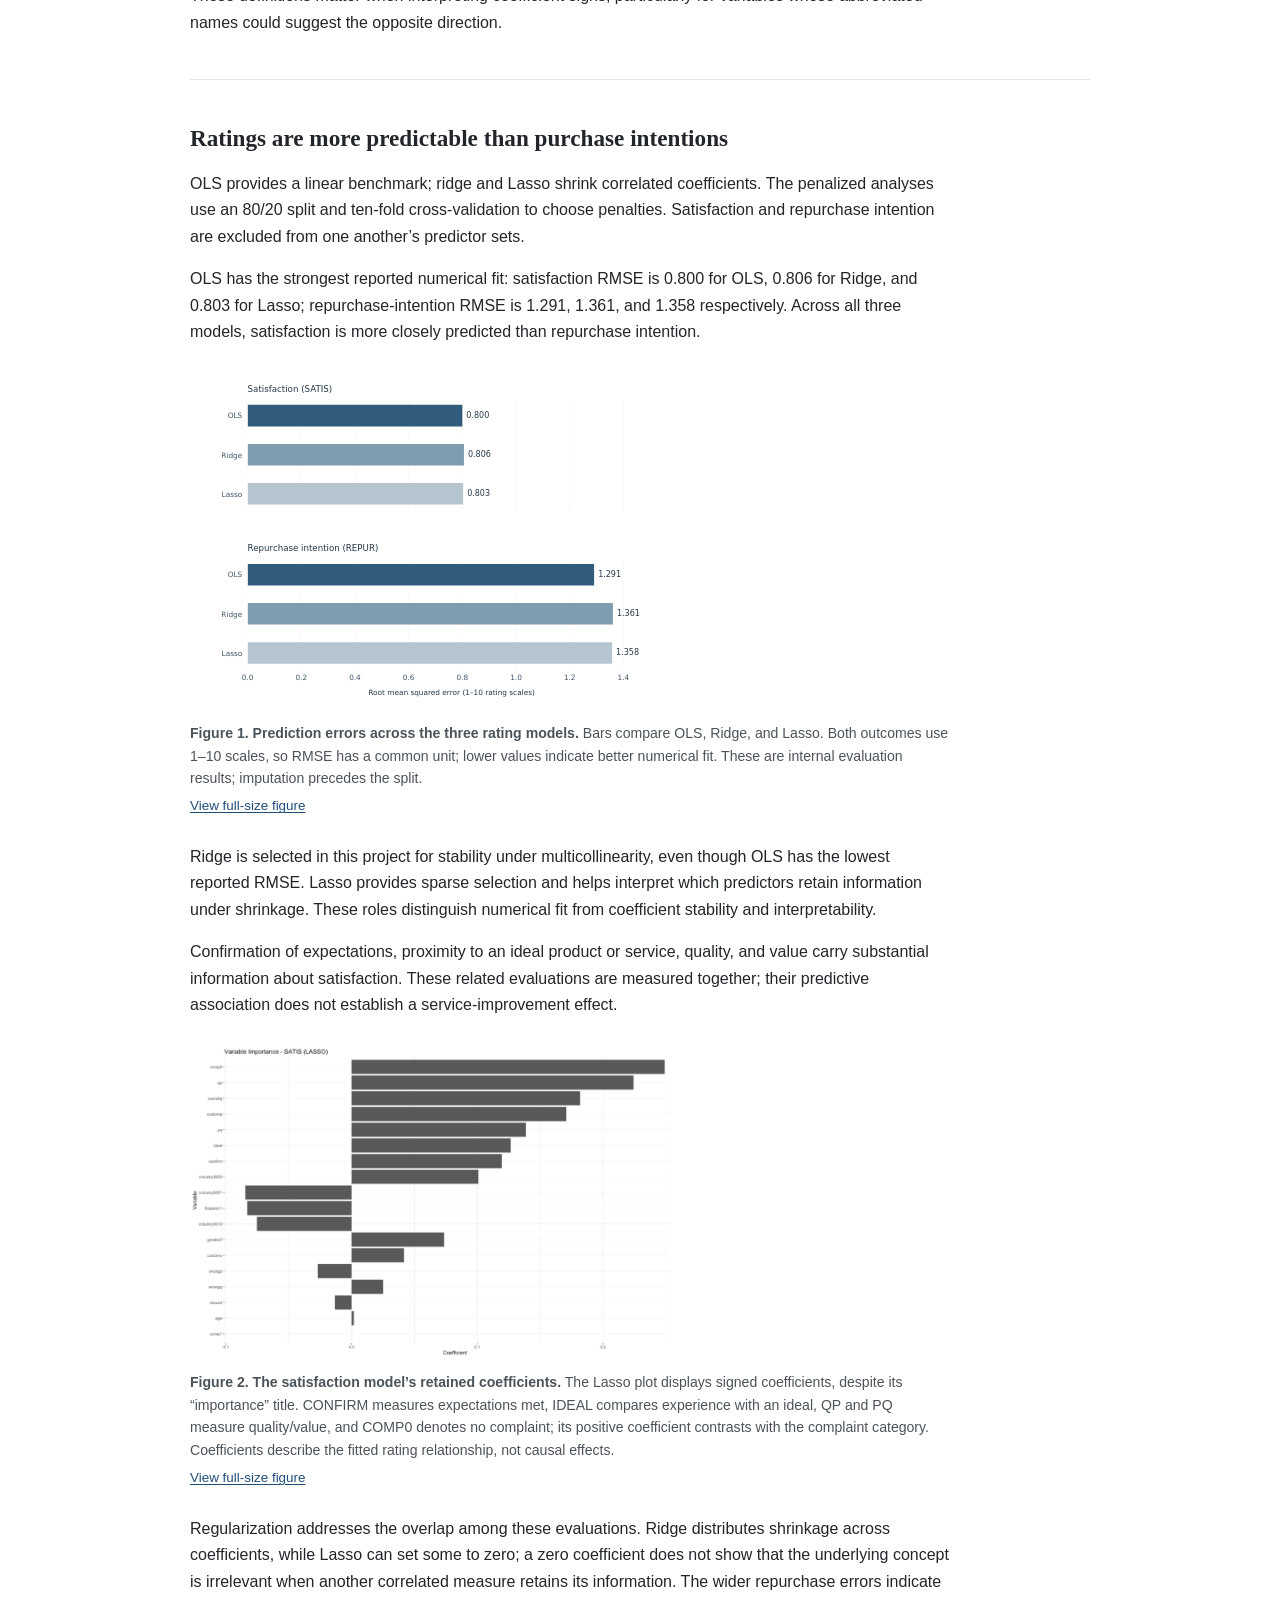
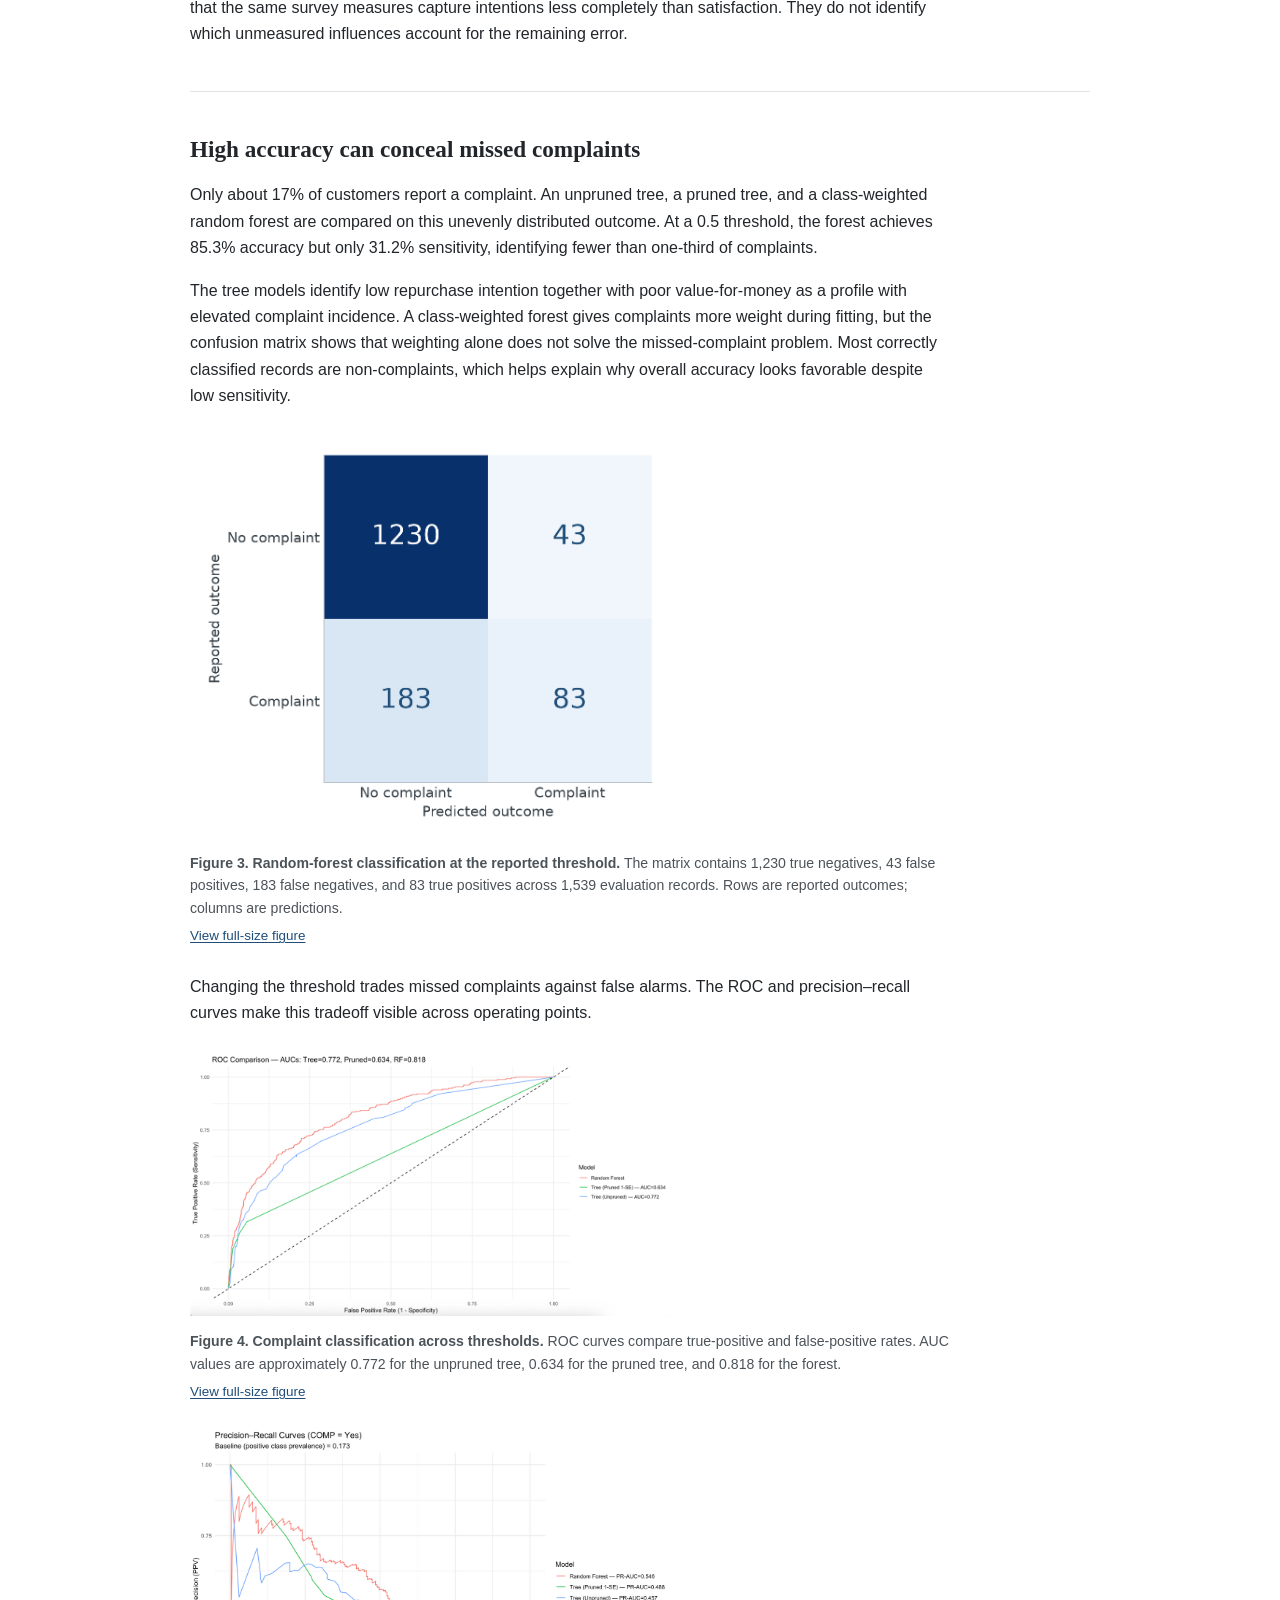
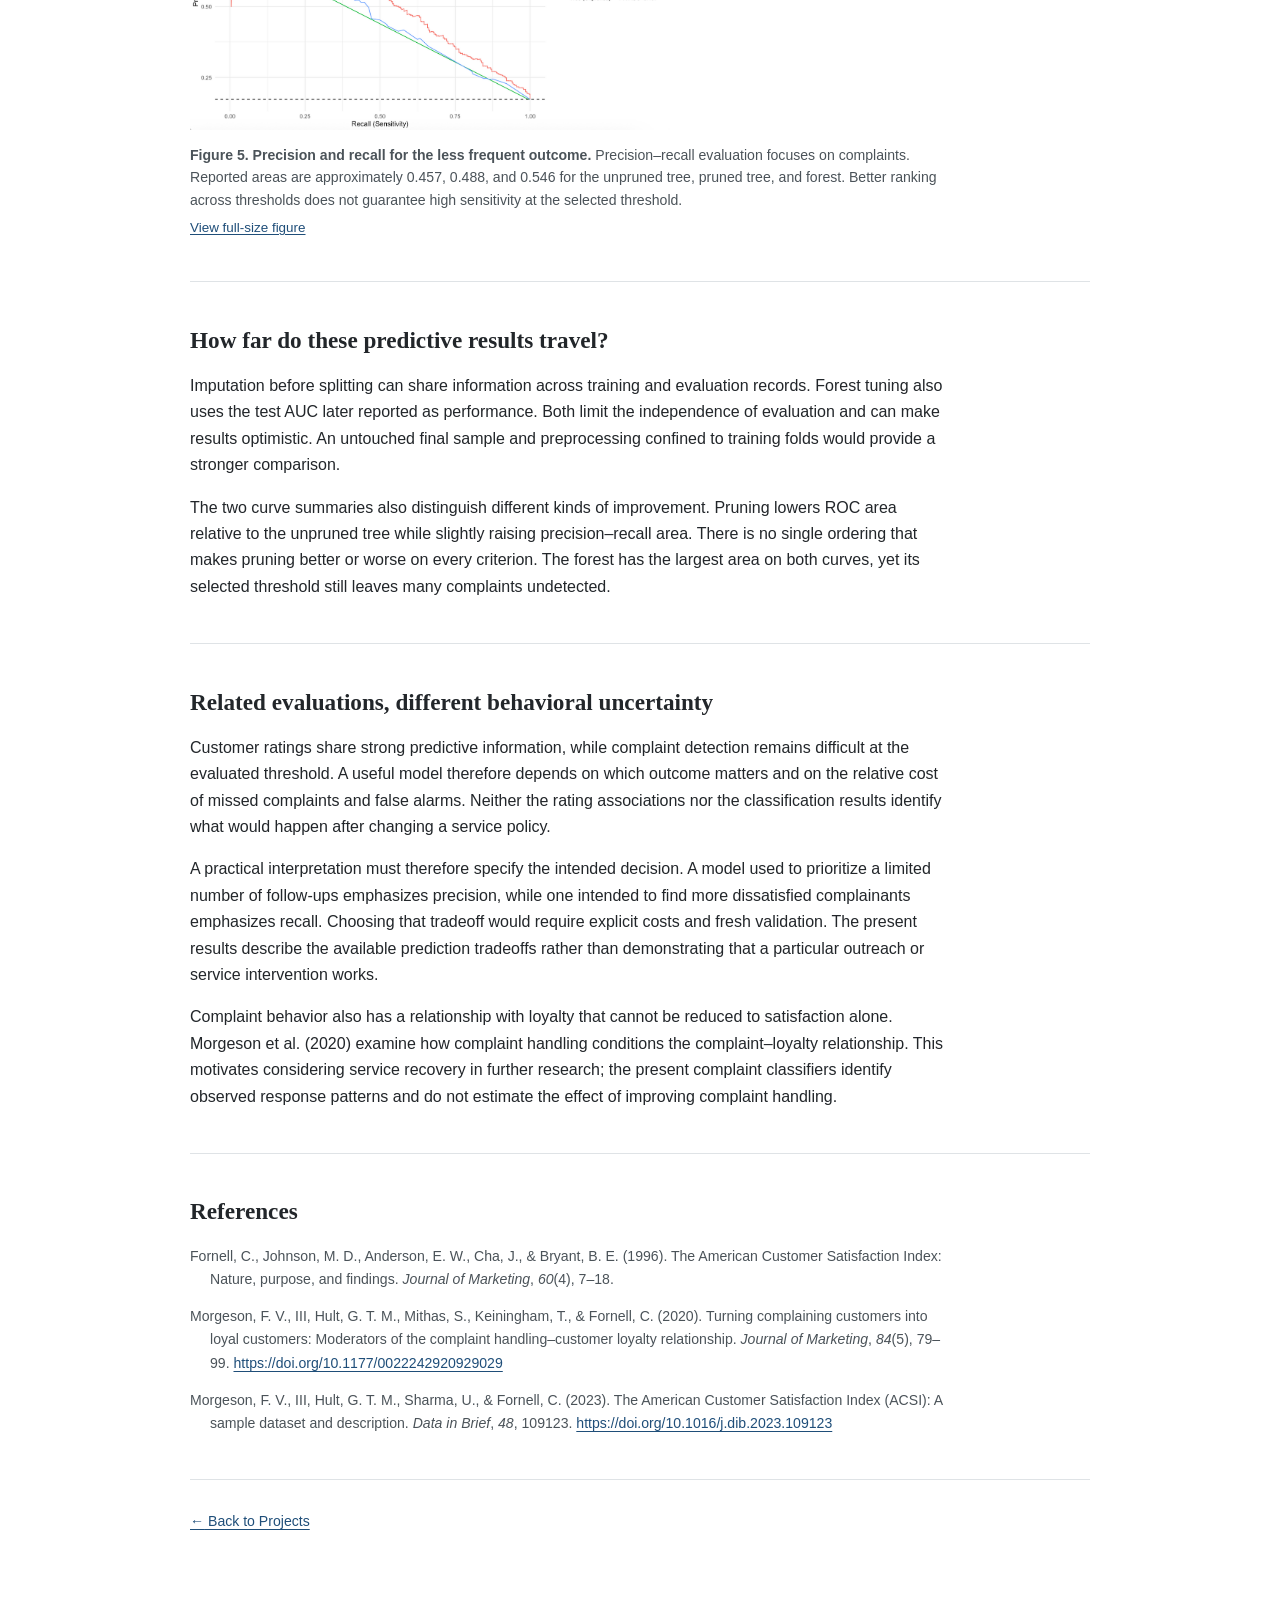
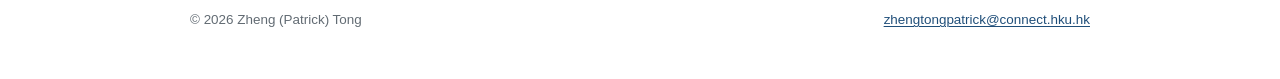
<file: projects/customer-experience/index.html>
<!doctype html>
<html lang="en">
<head>
  <meta charset="utf-8">
  <meta name="viewport" content="width=device-width, initial-scale=1">
  <link rel="icon" href="data:,">
  <title>Beyond Satisfaction</title>
  <meta name="description" content="Satisfaction, willingness to buy again, and complaint behavior capture different aspects of customer experience. This analysis compares rating and classification models to examine how these responses relate to perceived quality, value, expectations, and reported problems.">
  <meta property="og:title" content="Beyond Satisfaction">
  <meta property="og:description" content="Satisfaction, willingness to buy again, and complaint behavior capture different aspects of customer experience. This analysis compares rating and classification models to examine how these responses relate to perceived quality, value, expectations, and reported problems.">
  <meta property="og:type" content="article">
  <link rel="stylesheet" href="../../styles.css">
</head>
<body>
  <a class="skip-link" href="#main">Skip to content</a>
  <header class="site-header">
    <nav class="nav" aria-label="Primary navigation">
      <a class="name" href="../../#home">Patrick (Zheng Tong)</a>
      <div class="nav-links">
        <a href="../../#home">Home</a><a href="../" aria-current="location">Projects</a>
        <a href="../../#papers">Conference Papers</a><a href="../../#education">Education</a><a href="../../#teaching">Teaching</a>
        <a href="../../CV_Patrick.pdf" target="_blank" rel="noopener">CV</a>
      </div>
    </nav>
  </header>
  <main id="main">
    <article>
      <header class="page-intro">
        <a class="back-link" href="../"><span aria-hidden="true">←</span> Back to Projects</a>
        <h1>Beyond Satisfaction</h1>
        <p class="project-subtitle">Customer Experience, Repurchase Intentions, and Complaints</p>
        <p class="project-summary">Satisfaction, willingness to buy again, and complaint behavior capture different aspects of customer experience. This analysis compares rating and classification models to examine how these responses relate to perceived quality, value, expectations, and reported problems.</p>
      </header>
      <nav class="project-toc" aria-label="On this page"><a href="#question">Research question</a><a href="#data">Data</a><a href="#ratings">Rating outcomes</a><a href="#complaints">Complaints</a><a href="#interpretation">Interpretation</a></nav>
      <div class="project-body">
<section id="question"><h2>Satisfaction, intention, and complaints</h2>
<p>A favorable rating does not guarantee a future purchase, and the absence of a complaint does not establish satisfaction. This project models satisfaction and repurchase intention as separate rating outcomes and complaints as a binary outcome. Repurchase intention remains a stated attitude, rather than an observed transaction.</p>
<p>The three outcomes make different demands on a model. Satisfaction summarizes a current evaluation; repurchase intention concerns a prospective choice; a complaint records whether a particular response occurred. Comparing them avoids treating a good fit for a rating scale as evidence that the same model can identify the less frequent customers who report complaints.</p>

<p>The ACSI framework distinguishes expectations, perceived quality, and perceived value from satisfaction and its related outcomes <span data-cites="fornell">(Fornell et al., 1996)</span>. This motivates analyzing three responses separately: satisfaction evaluates an experience, repurchase intention expresses a prospective judgment, and a complaint records a reported response to that experience. Their relationship is substantively meaningful even when they share predictors.</p>
<p>The survey design described by <span data-cites="morgeson23">Morgeson et al. (2023)</span> makes these distinctions observable through separate questions. Quality relative to price and price relative to quality are related evaluations, while confirmation of expectations and closeness to an ideal supply additional standards of comparison. Their conceptual overlap helps explain why the project compares ordinary regression with shrinkage methods.</p>

</section>
<section id="data"><h2>Customer experience across four industries</h2>
<p>The <a href="https://data.mendeley.com/datasets/64xkbj2ry5/1">American Customer Satisfaction Index (ACSI) public research dataset</a>, released by Forrest Morgeson and Tomas Hult, provides customer-level survey responses collected by ACSI in the United States. The 2015 release covers recent customers of processed-food companies, airlines, internet service providers, and banks. Its linked measures of expectations, quality, value, satisfaction, loyalty, and complaints make it suitable for comparing different dimensions of customer experience. The four industries are a selected sample, not the entire ACSI program.</p>
<p>Cleaning reduces 8,239 raw records to 7,700 customer records with 19 variables. Satisfaction (SATIS) is the individual 1–10 survey item, distinct from the full ACSI index; repurchase intention also uses a 1–10 scale. Duplicates and missing outcomes are removed, designated missing codes are recoded, and missing predictors are imputed. One completed dataset from five imputations is used for modeling, so imputation uncertainty is not pooled.</p>
<p>The quality and value measures are related but distinct. Customization asks how well a product or service meets personal requirements; reliability concerns things going wrong, with higher reliability ratings indicating fewer problems. QP evaluates quality given price, whereas PQ evaluates price given quality. These definitions matter when interpreting coefficient signs, particularly for variables whose abbreviated names could suggest the opposite direction.</p>

</section>
<section id="ratings"><h2>Ratings are more predictable than purchase intentions</h2>
<p>OLS provides a linear benchmark; ridge and Lasso shrink correlated coefficients. The penalized analyses use an 80/20 split and ten-fold cross-validation to choose penalties. Satisfaction and repurchase intention are excluded from one another’s predictor sets.</p>
<p>OLS has the strongest reported numerical fit: satisfaction RMSE is 0.800 for OLS, 0.806 for Ridge, and 0.803 for Lasso; repurchase-intention RMSE is 1.291, 1.361, and 1.358 respectively. Across all three models, satisfaction is more closely predicted than repurchase intention.</p>
<figure class="research-figure"><img src="../../assets/projects/customer-experience/rating-model-errors.svg" width="720" height="504" alt="RMSE for OLS, Ridge, and Lasso: satisfaction 0.800, 0.806, 0.803; repurchase intention 1.291, 1.361, 1.358." loading="lazy" decoding="async"><figcaption><strong>Figure 1. Prediction errors across the three rating models.</strong> Bars compare OLS, Ridge, and Lasso. Both outcomes use 1–10 scales, so RMSE has a common unit; lower values indicate better numerical fit. These are internal evaluation results; imputation precedes the split.<br><a class="figure-link" href="../../assets/projects/customer-experience/rating-model-errors.svg">View full-size figure</a></figcaption></figure>
<p>Ridge is selected in this project for stability under multicollinearity, even though OLS has the lowest reported RMSE. Lasso provides sparse selection and helps interpret which predictors retain information under shrinkage. These roles distinguish numerical fit from coefficient stability and interpretability.</p>
<p>Confirmation of expectations, proximity to an ideal product or service, quality, and value carry substantial information about satisfaction. These related evaluations are measured together; their predictive association does not establish a service-improvement effect.</p>
<figure class="research-figure"><img src="../../assets/projects/customer-experience/satisfaction-coefficients.jpg" width="4317" height="2809" alt="Lasso coefficients for satisfaction emphasize confirmation, ideal comparison, quality and value, with a positive coefficient for the no-complaint indicator." loading="lazy" decoding="async"><figcaption><strong>Figure 2. The satisfaction model’s retained coefficients.</strong> The Lasso plot displays signed coefficients, despite its “importance” title. CONFIRM measures expectations met, IDEAL compares experience with an ideal, QP and PQ measure quality/value, and COMP0 denotes no complaint; its positive coefficient contrasts with the complaint category. Coefficients describe the fitted rating relationship, not causal effects.<br><a class="figure-link" href="../../assets/projects/customer-experience/satisfaction-coefficients.jpg">View full-size figure</a></figcaption></figure>
<p>Regularization addresses the overlap among these evaluations. Ridge distributes shrinkage across coefficients, while Lasso can set some to zero; a zero coefficient does not show that the underlying concept is irrelevant when another correlated measure retains its information. The wider repurchase errors indicate that the same survey measures capture intentions less completely than satisfaction. They do not identify which unmeasured influences account for the remaining error.</p>

</section>
<section id="complaints"><h2>High accuracy can conceal missed complaints</h2>
<p>Only about 17% of customers report a complaint. An unpruned tree, a pruned tree, and a class-weighted random forest are compared on this unevenly distributed outcome. At a 0.5 threshold, the forest achieves 85.3% accuracy but only 31.2% sensitivity, identifying fewer than one-third of complaints.</p>
<p>The tree models identify low repurchase intention together with poor value-for-money as a profile with elevated complaint incidence. A class-weighted forest gives complaints more weight during fitting, but the confusion matrix shows that weighting alone does not solve the missed-complaint problem. Most correctly classified records are non-complaints, which helps explain why overall accuracy looks favorable despite low sensitivity.</p>
<figure class="research-figure"><img src="../../assets/projects/customer-experience/complaint-classification.png" width="1027" height="859" alt="Of 266 reported complaints, the model identifies 83 and misses 183. Of 1,273 non-complaints, it correctly classifies 1,230 and flags 43." loading="lazy" decoding="async"><figcaption><strong>Figure 3. Random-forest classification at the reported threshold.</strong> The matrix contains 1,230 true negatives, 43 false positives, 183 false negatives, and 83 true positives across 1,539 evaluation records. Rows are reported outcomes; columns are predictions.<br><a class="figure-link" href="../../assets/projects/customer-experience/complaint-classification.png">View full-size figure</a></figcaption></figure><p>Changing the threshold trades missed complaints against false alarms. The ROC and precision–recall curves make this tradeoff visible across operating points.</p>
<figure class="research-figure"><img src="../../assets/projects/customer-experience/complaint-roc.png" width="4913" height="2690" alt="ROC curves compare unpruned tree, pruned tree and random forest complaint classification." loading="lazy" decoding="async"><figcaption><strong>Figure 4. Complaint classification across thresholds.</strong> ROC curves compare true-positive and false-positive rates. AUC values are approximately 0.772 for the unpruned tree, 0.634 for the pruned tree, and 0.818 for the forest.<br><a class="figure-link" href="../../assets/projects/customer-experience/complaint-roc.png">View full-size figure</a></figcaption></figure>
<figure class="research-figure"><img src="../../assets/projects/customer-experience/complaint-pr.png" width="1311" height="821" alt="Precision–recall curves show the tradeoff between identifying more complaints and the share of flagged customers who complained." loading="lazy" decoding="async"><figcaption><strong>Figure 5. Precision and recall for the less frequent outcome.</strong> Precision–recall evaluation focuses on complaints. Reported areas are approximately 0.457, 0.488, and 0.546 for the unpruned tree, pruned tree, and forest. Better ranking across thresholds does not guarantee high sensitivity at the selected threshold.<br><a class="figure-link" href="../../assets/projects/customer-experience/complaint-pr.png">View full-size figure</a></figcaption></figure>

</section>
<section id="evaluation"><h2>How far do these predictive results travel?</h2>
<p>Imputation before splitting can share information across training and evaluation records. Forest tuning also uses the test AUC later reported as performance. Both limit the independence of evaluation and can make results optimistic. An untouched final sample and preprocessing confined to training folds would provide a stronger comparison.</p>
<p>The two curve summaries also distinguish different kinds of improvement. Pruning lowers ROC area relative to the unpruned tree while slightly raising precision–recall area. There is no single ordering that makes pruning better or worse on every criterion. The forest has the largest area on both curves, yet its selected threshold still leaves many complaints undetected.</p>

</section>
<section id="interpretation"><h2>Related evaluations, different behavioral uncertainty</h2>
<p>Customer ratings share strong predictive information, while complaint detection remains difficult at the evaluated threshold. A useful model therefore depends on which outcome matters and on the relative cost of missed complaints and false alarms. Neither the rating associations nor the classification results identify what would happen after changing a service policy.</p>
<p>A practical interpretation must therefore specify the intended decision. A model used to prioritize a limited number of follow-ups emphasizes precision, while one intended to find more dissatisfied complainants emphasizes recall. Choosing that tradeoff would require explicit costs and fresh validation. The present results describe the available prediction tradeoffs rather than demonstrating that a particular outreach or service intervention works.</p>

<p>Complaint behavior also has a relationship with loyalty that cannot be reduced to satisfaction alone. <span data-cites="morgeson20">Morgeson et al. (2020)</span> examine how complaint handling conditions the complaint–loyalty relationship. This motivates considering service recovery in further research; the present complaint classifiers identify observed response patterns and do not estimate the effect of improving complaint handling.</p>

</section>
<section id="references" class="project-references" aria-labelledby="references-heading"><h2 id="references-heading">References</h2>
<p id="ref-fornell">Fornell, C., Johnson, M. D., Anderson, E. W., Cha, J., &amp; Bryant, B. E. (1996). The American Customer Satisfaction Index: Nature, purpose, and findings. <em>Journal of Marketing</em>, <em>60</em>(4), 7–18.</p>
<p id="ref-morgeson20">Morgeson, F. V., III, Hult, G. T. M., Mithas, S., Keiningham, T., &amp; Fornell, C. (2020). Turning complaining customers into loyal customers: Moderators of the complaint handling–customer loyalty relationship. <em>Journal of Marketing</em>, <em>84</em>(5), 79–99. <a href="https://doi.org/10.1177/0022242920929029">https://doi.org/10.1177/0022242920929029</a></p>
<p id="ref-morgeson23">Morgeson, F. V., III, Hult, G. T. M., Sharma, U., &amp; Fornell, C. (2023). The American Customer Satisfaction Index (ACSI): A sample dataset and description. <em>Data in Brief</em>, <em>48</em>, 109123. <a href="https://doi.org/10.1016/j.dib.2023.109123">https://doi.org/10.1016/j.dib.2023.109123</a></p>
</section>
      </div>
      <p class="project-end"><a class="back-link" href="../"><span aria-hidden="true">←</span> Back to Projects</a></p>
    </article>
  </main>
  <footer><span>© 2026 Zheng (Patrick) Tong</span><a href="mailto:zhengtongpatrick@connect.hku.hk">zhengtongpatrick@connect.hku.hk</a></footer>
</body>
</html>
</file>
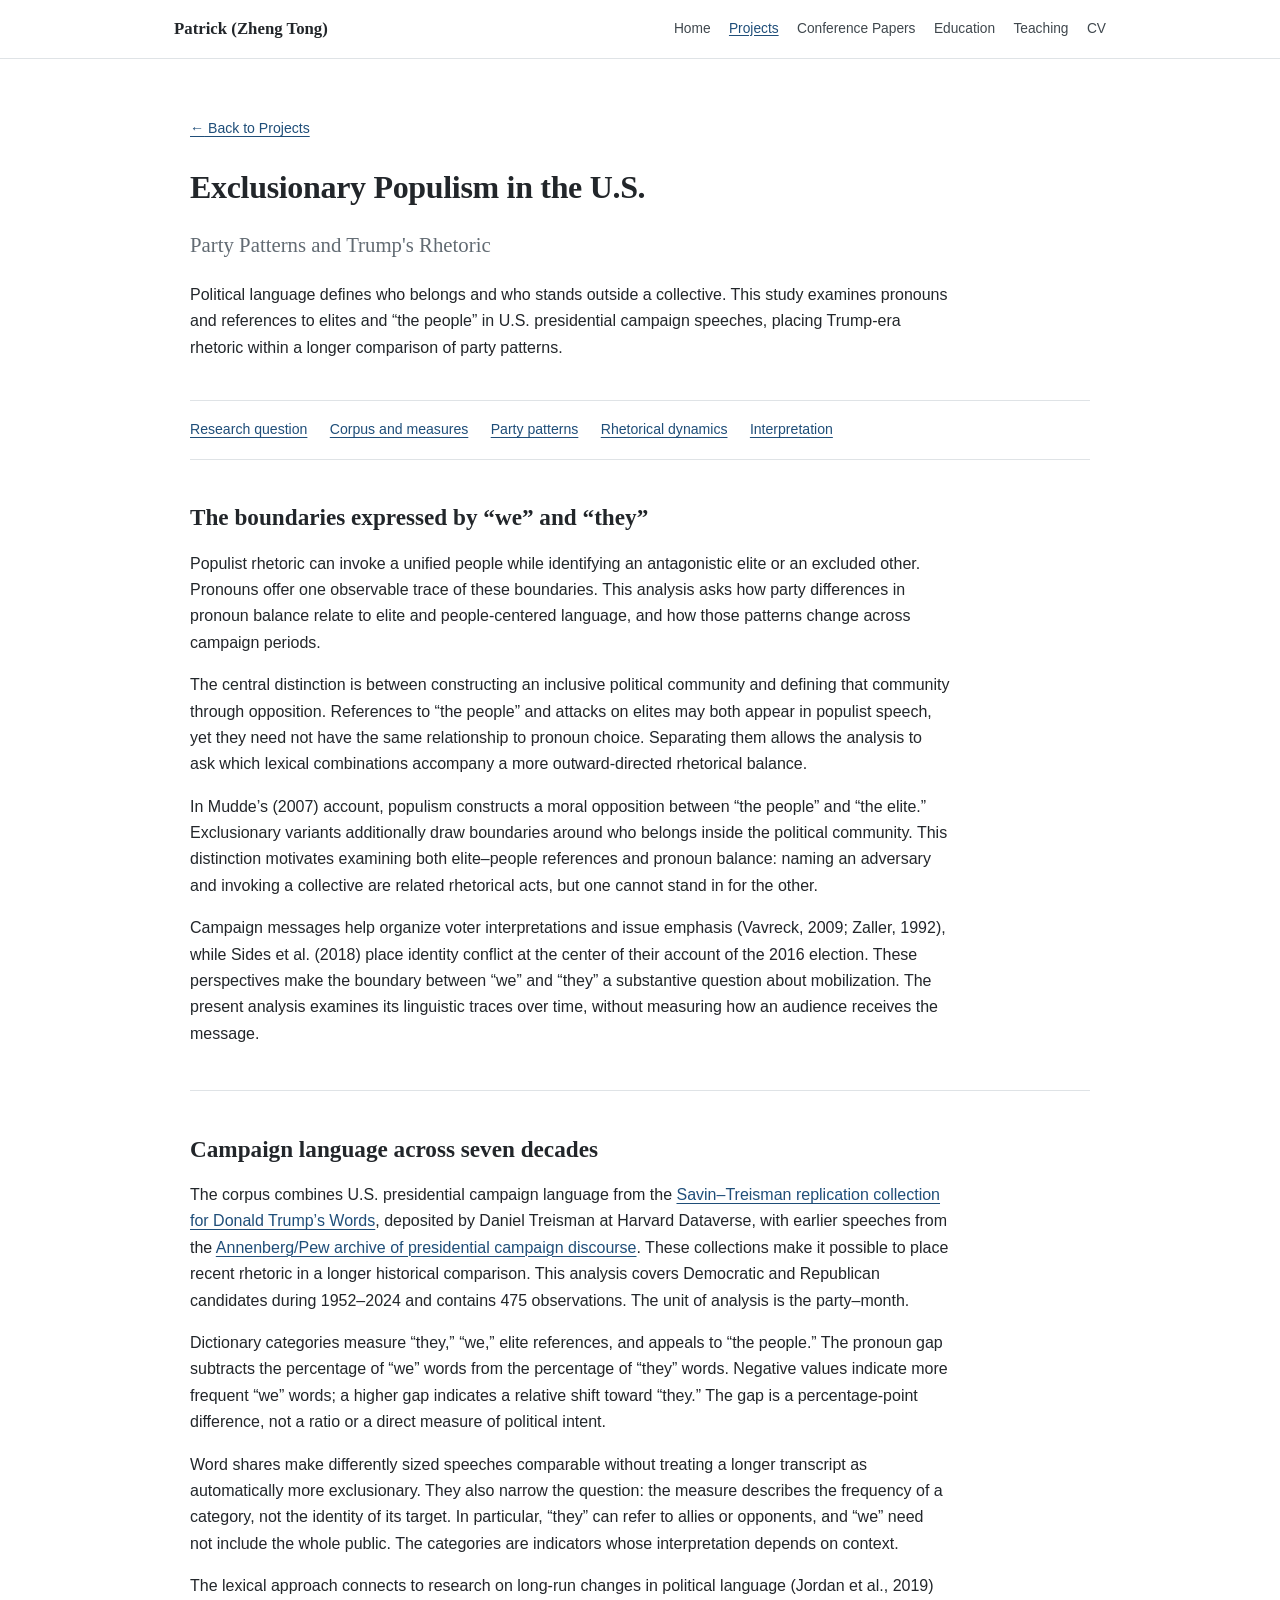
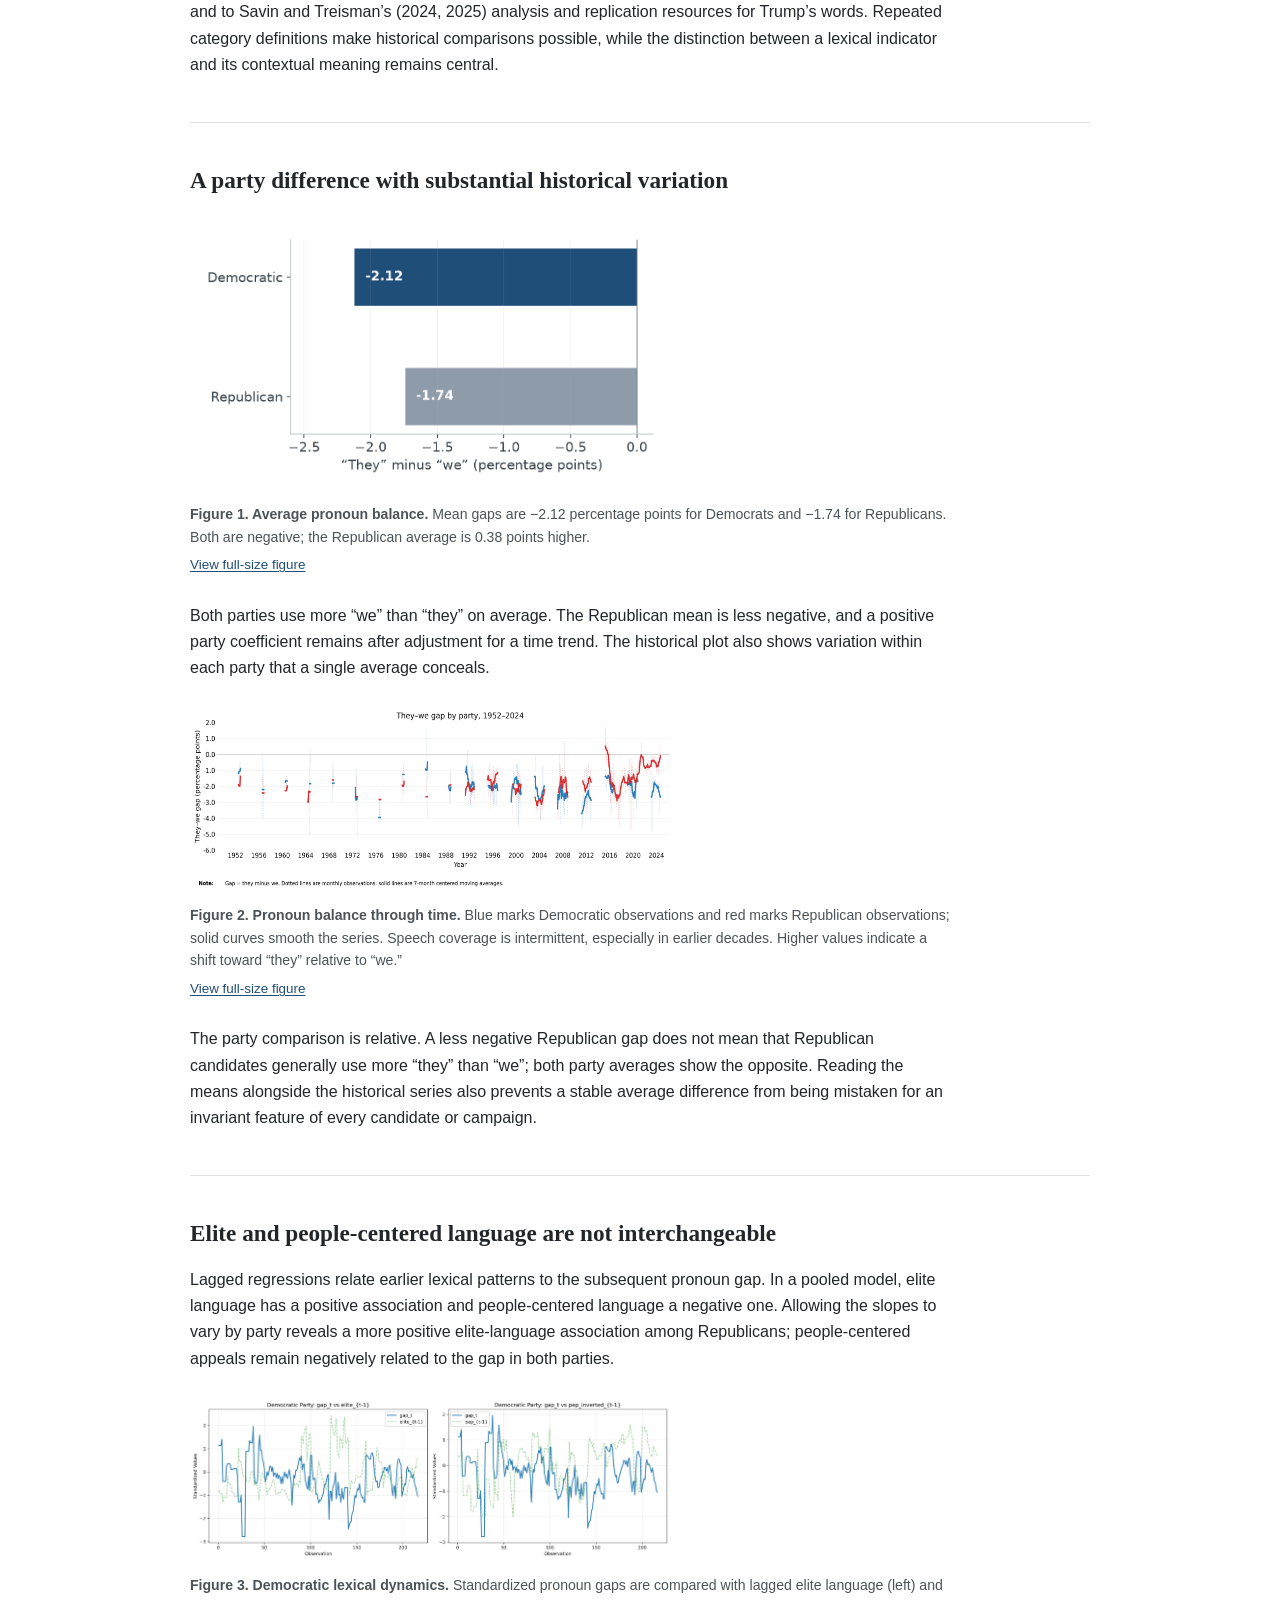
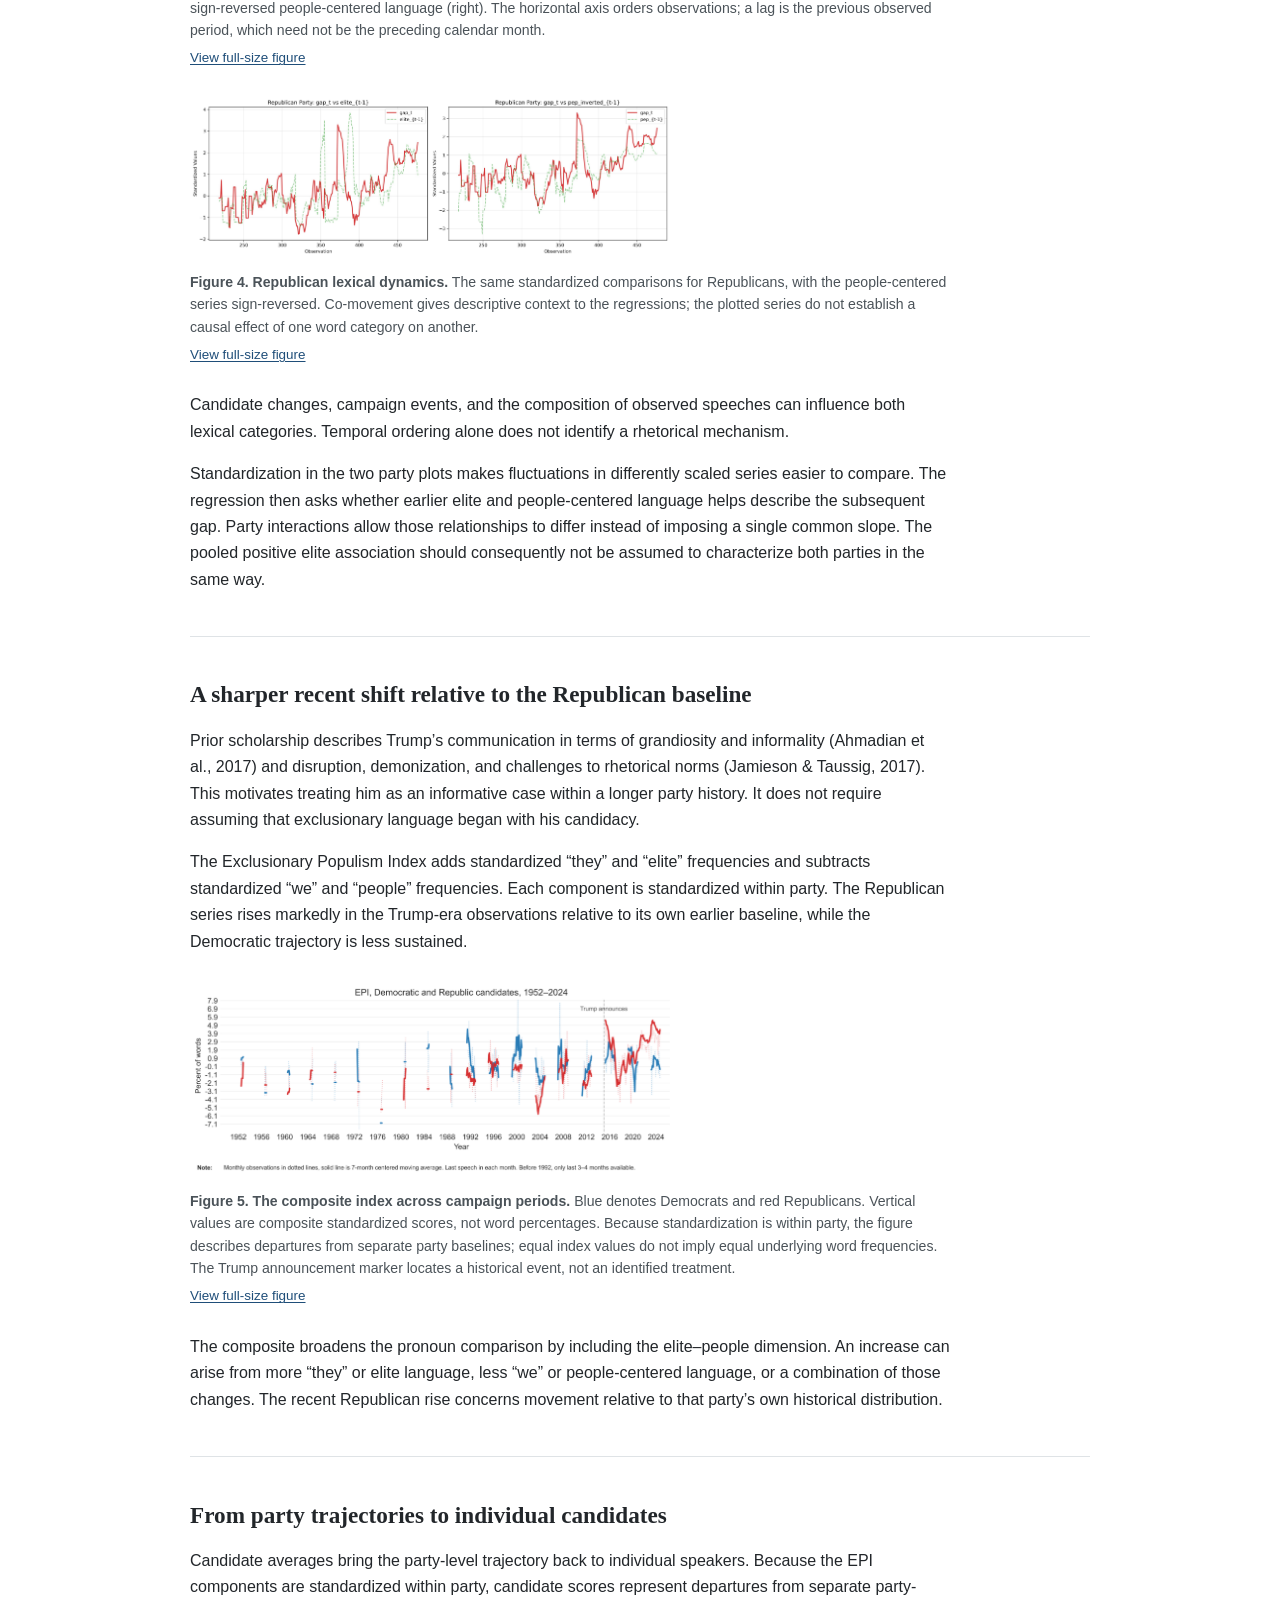
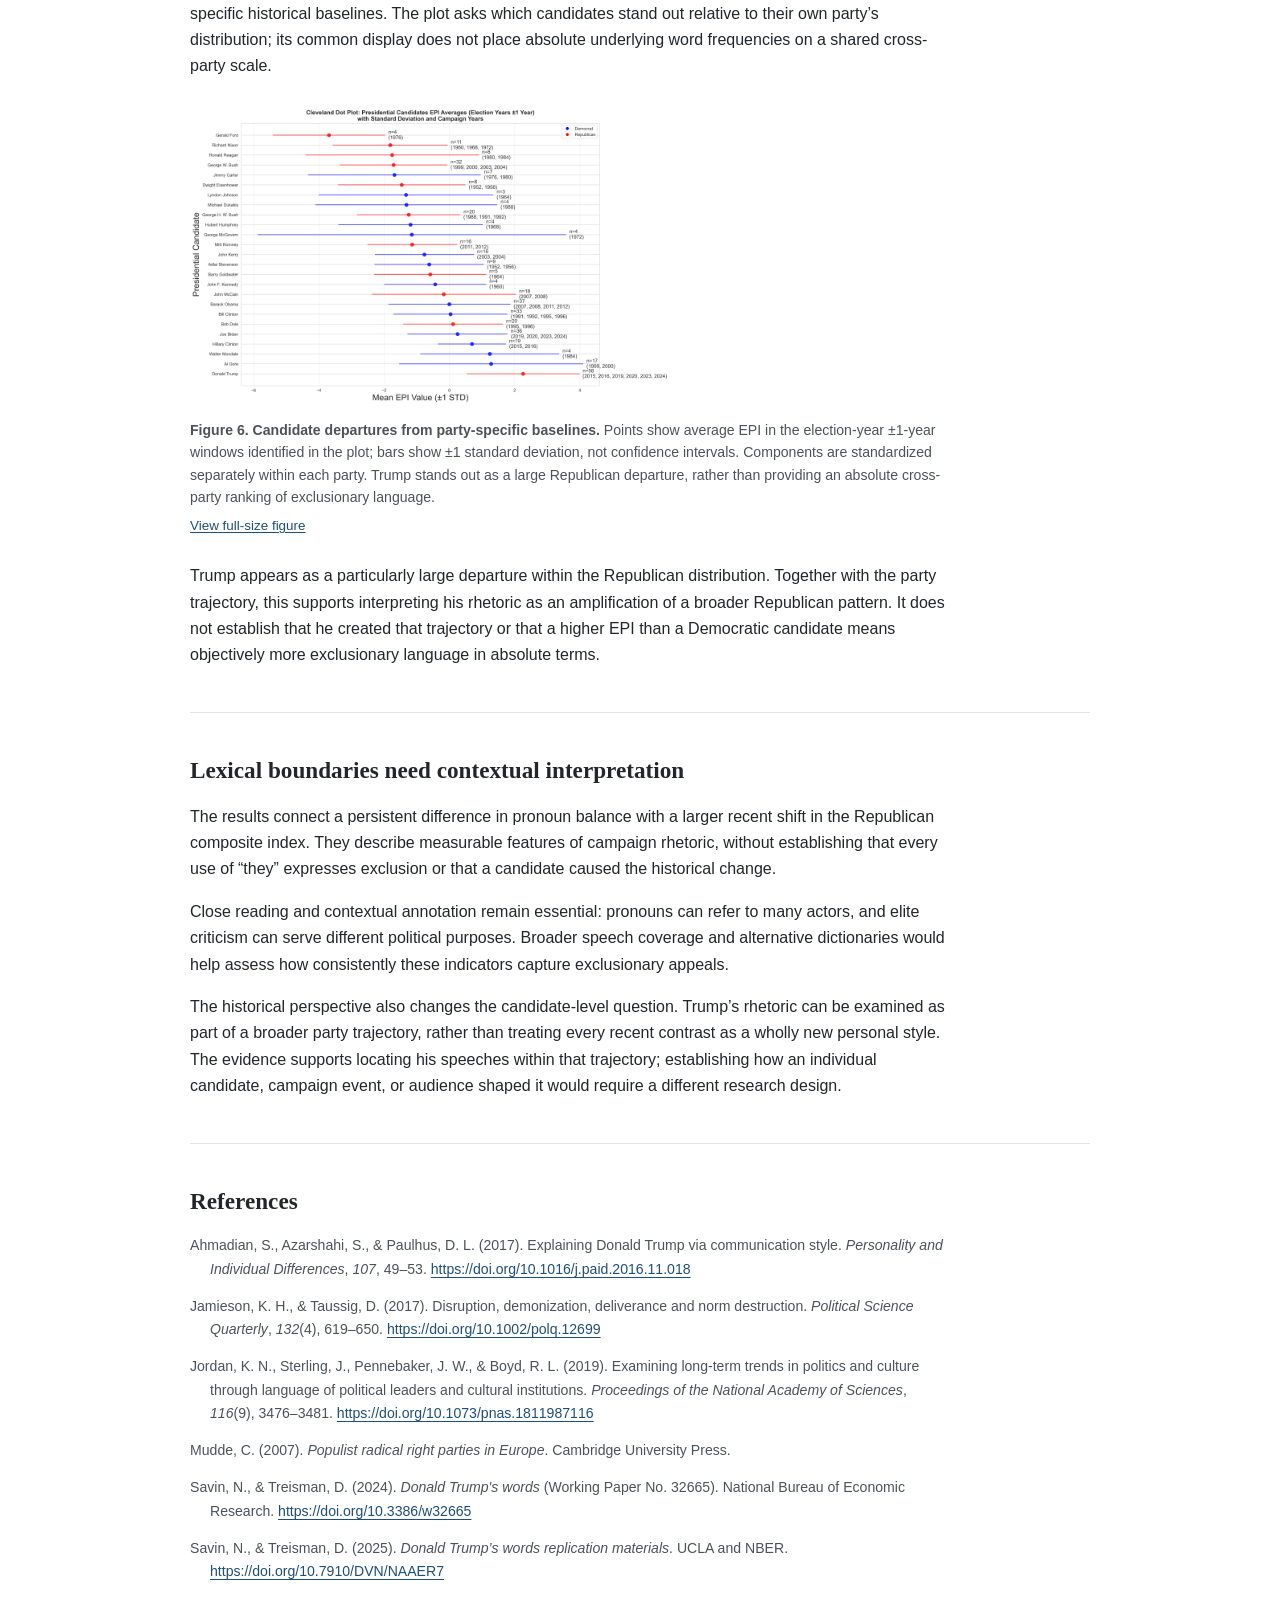
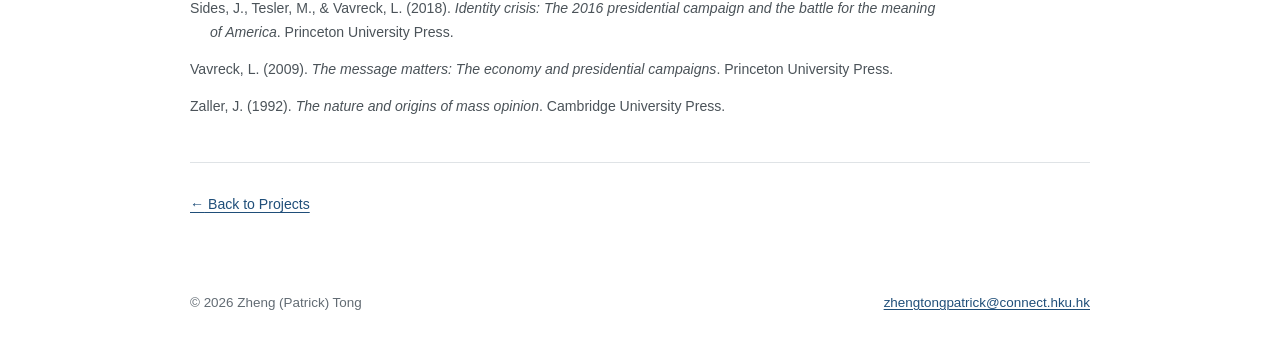
<file: projects/exclusionary-populism/index.html>
<!doctype html>
<html lang="en">
<head>
  <meta charset="utf-8">
  <meta name="viewport" content="width=device-width, initial-scale=1">
  <link rel="icon" href="data:,">
  <title>Exclusionary Populism in the U.S.</title>
  <meta name="description" content="Political language defines who belongs and who stands outside a collective. This study examines pronouns and references to elites and “the people” in U.S. presidential campaign speeches, placing Trump-era rhetoric within a longer comparison of party patterns.">
  <meta property="og:title" content="Exclusionary Populism in the U.S.">
  <meta property="og:description" content="Political language defines who belongs and who stands outside a collective. This study examines pronouns and references to elites and “the people” in U.S. presidential campaign speeches, placing Trump-era rhetoric within a longer comparison of party patterns.">
  <meta property="og:type" content="article">
  <link rel="stylesheet" href="../../styles.css">
</head>
<body>
  <a class="skip-link" href="#main">Skip to content</a>
  <header class="site-header">
    <nav class="nav" aria-label="Primary navigation">
      <a class="name" href="../../#home">Patrick (Zheng Tong)</a>
      <div class="nav-links">
        <a href="../../#home">Home</a><a href="../" aria-current="location">Projects</a>
        <a href="../../#papers">Conference Papers</a><a href="../../#education">Education</a><a href="../../#teaching">Teaching</a>
        <a href="../../CV_Patrick.pdf" target="_blank" rel="noopener">CV</a>
      </div>
    </nav>
  </header>
  <main id="main">
    <article>
      <header class="page-intro">
        <a class="back-link" href="../"><span aria-hidden="true">←</span> Back to Projects</a>
        <h1>Exclusionary Populism in the U.S.</h1>
        <p class="project-subtitle">Party Patterns and Trump's Rhetoric</p>
        <p class="project-summary">Political language defines who belongs and who stands outside a collective. This study examines pronouns and references to elites and “the people” in U.S. presidential campaign speeches, placing Trump-era rhetoric within a longer comparison of party patterns.</p>
      </header>
      <nav class="project-toc" aria-label="On this page"><a href="#question">Research question</a><a href="#measurement">Corpus and measures</a><a href="#pattern">Party patterns</a><a href="#dynamics">Rhetorical dynamics</a><a href="#interpretation">Interpretation</a></nav>
      <div class="project-body">
<section id="question"><h2>The boundaries expressed by “we” and “they”</h2>
<p>Populist rhetoric can invoke a unified people while identifying an antagonistic elite or an excluded other. Pronouns offer one observable trace of these boundaries. This analysis asks how party differences in pronoun balance relate to elite and people-centered language, and how those patterns change across campaign periods.</p>
<p>The central distinction is between constructing an inclusive political community and defining that community through opposition. References to “the people” and attacks on elites may both appear in populist speech, yet they need not have the same relationship to pronoun choice. Separating them allows the analysis to ask which lexical combinations accompany a more outward-directed rhetorical balance.</p>

<p>In <span data-cites="mudde">Mudde’s (2007)</span> account, populism constructs a moral opposition between “the people” and “the elite.” Exclusionary variants additionally draw boundaries around who belongs inside the political community. This distinction motivates examining both elite–people references and pronoun balance: naming an adversary and invoking a collective are related rhetorical acts, but one cannot stand in for the other.</p>
<p>Campaign messages help organize voter interpretations and issue emphasis <span data-cites="vavreck zaller">(Vavreck, 2009; Zaller, 1992)</span>, while <span data-cites="sides">Sides et al. (2018)</span> place identity conflict at the center of their account of the 2016 election. These perspectives make the boundary between “we” and “they” a substantive question about mobilization. The present analysis examines its linguistic traces over time, without measuring how an audience receives the message.</p>

</section>
<section id="measurement"><h2>Campaign language across seven decades</h2>
<p>The corpus combines U.S. presidential campaign language from the <a href="https://doi.org/10.7910/DVN/NAAER7">Savin–Treisman replication collection for Donald Trump’s Words</a>, deposited by Daniel Treisman at Harvard Dataverse, with earlier speeches from the <a href="https://dss.princeton.edu/catalog/resource2885">Annenberg/Pew archive of presidential campaign discourse</a>. These collections make it possible to place recent rhetoric in a longer historical comparison. This analysis covers Democratic and Republican candidates during 1952–2024 and contains 475 observations. The unit of analysis is the party–month.</p>
<p>Dictionary categories measure “they,” “we,” elite references, and appeals to “the people.” The pronoun gap subtracts the percentage of “we” words from the percentage of “they” words. Negative values indicate more frequent “we” words; a higher gap indicates a relative shift toward “they.” The gap is a percentage-point difference, not a ratio or a direct measure of political intent.</p>
<p>Word shares make differently sized speeches comparable without treating a longer transcript as automatically more exclusionary. They also narrow the question: the measure describes the frequency of a category, not the identity of its target. In particular, “they” can refer to allies or opponents, and “we” need not include the whole public. The categories are indicators whose interpretation depends on context.</p>

<p>The lexical approach connects to research on long-run changes in political language <span data-cites="jordan">(Jordan et al., 2019)</span> and to <span data-cites="savin24 savin25">Savin and Treisman’s (2024, 2025)</span> analysis and replication resources for Trump’s words. Repeated category definitions make historical comparisons possible, while the distinction between a lexical indicator and its contextual meaning remains central.</p>

</section>
<section id="pattern"><h2>A party difference with substantial historical variation</h2>
<figure class="research-figure"><img src="../../assets/projects/exclusionary-populism/pronoun-gap.png" width="1091" height="608" alt="Mean they-minus-we gap is minus 2.12 percentage points for Democrats and minus 1.74 for Republicans." loading="lazy" decoding="async"><figcaption><strong>Figure 1. Average pronoun balance.</strong> Mean gaps are −2.12 percentage points for Democrats and −1.74 for Republicans. Both are negative; the Republican average is 0.38 points higher.<br><a class="figure-link" href="../../assets/projects/exclusionary-populism/pronoun-gap.png">View full-size figure</a></figcaption></figure>
<p>Both parties use more “we” than “they” on average. The Republican mean is less negative, and a positive party coefficient remains after adjustment for a time trend. The historical plot also shows variation within each party that a single average conceals.</p>
<figure class="research-figure"><img src="../../assets/projects/exclusionary-populism/pronoun-history.jpg" width="7458" height="2825" alt="They-minus-we gap from 1952 to 2024, with intermittent early observations and a rising Republican series in the recent period." loading="lazy" decoding="async"><figcaption><strong>Figure 2. Pronoun balance through time.</strong> Blue marks Democratic observations and red marks Republican observations; solid curves smooth the series. Speech coverage is intermittent, especially in earlier decades. Higher values indicate a shift toward “they” relative to “we.”<br><a class="figure-link" href="../../assets/projects/exclusionary-populism/pronoun-history.jpg">View full-size figure</a></figcaption></figure>
<p>The party comparison is relative. A less negative Republican gap does not mean that Republican candidates generally use more “they” than “we”; both party averages show the opposite. Reading the means alongside the historical series also prevents a stable average difference from being mistaken for an invariant feature of every candidate or campaign.</p>

</section>
<section id="dynamics"><h2>Elite and people-centered language are not interchangeable</h2>
<p>Lagged regressions relate earlier lexical patterns to the subsequent pronoun gap. In a pooled model, elite language has a positive association and people-centered language a negative one. Allowing the slopes to vary by party reveals a more positive elite-language association among Republicans; people-centered appeals remain negatively related to the gap in both parties.</p>
<figure class="research-figure"><img src="../../assets/projects/exclusionary-populism/democratic-dynamics.jpg" width="3983" height="1337" alt="Democratic pronoun balance compared with lagged elite language and sign-reversed people-centered language." loading="lazy" decoding="async"><figcaption><strong>Figure 3. Democratic lexical dynamics.</strong> Standardized pronoun gaps are compared with lagged elite language (left) and sign-reversed people-centered language (right). The horizontal axis orders observations; a lag is the previous observed period, which need not be the preceding calendar month.<br><a class="figure-link" href="../../assets/projects/exclusionary-populism/democratic-dynamics.jpg">View full-size figure</a></figcaption></figure>
<figure class="research-figure"><img src="../../assets/projects/exclusionary-populism/republican-dynamics.jpg" width="3983" height="1337" alt="Republican pronoun balance compared with lagged elite language and sign-reversed people-centered language." loading="lazy" decoding="async"><figcaption><strong>Figure 4. Republican lexical dynamics.</strong> The same standardized comparisons for Republicans, with the people-centered series sign-reversed. Co-movement gives descriptive context to the regressions; the plotted series do not establish a causal effect of one word category on another.<br><a class="figure-link" href="../../assets/projects/exclusionary-populism/republican-dynamics.jpg">View full-size figure</a></figcaption></figure>
<p>Candidate changes, campaign events, and the composition of observed speeches can influence both lexical categories. Temporal ordering alone does not identify a rhetorical mechanism.</p>
<p>Standardization in the two party plots makes fluctuations in differently scaled series easier to compare. The regression then asks whether earlier elite and people-centered language helps describe the subsequent gap. Party interactions allow those relationships to differ instead of imposing a single common slope. The pooled positive elite association should consequently not be assumed to characterize both parties in the same way.</p>

</section>
<section id="index"><h2>A sharper recent shift relative to the Republican baseline</h2>
<p>Prior scholarship describes Trump’s communication in terms of grandiosity and informality <span data-cites="ahmadian">(Ahmadian et al., 2017)</span> and disruption, demonization, and challenges to rhetorical norms <span data-cites="jamieson">(Jamieson &amp; Taussig, 2017)</span>. This motivates treating him as an informative case within a longer party history. It does not require assuming that exclusionary language began with his candidacy.</p>
<p>The Exclusionary Populism Index adds standardized “they” and “elite” frequencies and subtracts standardized “we” and “people” frequencies. Each component is standardized within party. The Republican series rises markedly in the Trump-era observations relative to its own earlier baseline, while the Democratic trajectory is less sustained.</p>
<figure class="research-figure"><img src="../../assets/projects/exclusionary-populism/epi-history.jpg" width="7758" height="3133" alt="Exclusionary Populism Index over 1952–2024, with the Republican series reaching markedly higher values relative to its own baseline in recent years." loading="lazy" decoding="async"><figcaption><strong>Figure 5. The composite index across campaign periods.</strong> Blue denotes Democrats and red Republicans. Vertical values are composite standardized scores, not word percentages. Because standardization is within party, the figure describes departures from separate party baselines; equal index values do not imply equal underlying word frequencies. The Trump announcement marker locates a historical event, not an identified treatment.<br><a class="figure-link" href="../../assets/projects/exclusionary-populism/epi-history.jpg">View full-size figure</a></figcaption></figure>
<p>The composite broadens the pronoun comparison by including the elite–people dimension. An increase can arise from more “they” or elite language, less “we” or people-centered language, or a combination of those changes. The recent Republican rise concerns movement relative to that party’s own historical distribution.</p>

</section>
<section id="candidate-baselines"><h2>From party trajectories to individual candidates</h2>
<p>Candidate averages bring the party-level trajectory back to individual speakers. Because the EPI components are standardized within party, candidate scores represent departures from separate party-specific historical baselines. The plot asks which candidates stand out relative to their own party’s distribution; its common display does not place absolute underlying word frequencies on a shared cross-party scale.</p>
<figure class="research-figure"><img src="../../assets/projects/exclusionary-populism/candidate-epi.png" width="4776" height="2968" alt="Candidate average EPI plot with Democratic and Republican colors, campaign years, and bars of one standard deviation; Trump stands out relative to the Republican historical baseline." loading="lazy" decoding="async"><figcaption><strong>Figure 6. Candidate departures from party-specific baselines.</strong> Points show average EPI in the election-year ±1-year windows identified in the plot; bars show ±1 standard deviation, not confidence intervals. Components are standardized separately within each party. Trump stands out as a large Republican departure, rather than providing an absolute cross-party ranking of exclusionary language.<br><a class="figure-link" href="../../assets/projects/exclusionary-populism/candidate-epi.png">View full-size figure</a></figcaption></figure>
<p>Trump appears as a particularly large departure within the Republican distribution. Together with the party trajectory, this supports interpreting his rhetoric as an amplification of a broader Republican pattern. It does not establish that he created that trajectory or that a higher EPI than a Democratic candidate means objectively more exclusionary language in absolute terms.</p>
</section>
<section id="interpretation"><h2>Lexical boundaries need contextual interpretation</h2>
<p>The results connect a persistent difference in pronoun balance with a larger recent shift in the Republican composite index. They describe measurable features of campaign rhetoric, without establishing that every use of “they” expresses exclusion or that a candidate caused the historical change.</p>
<p>Close reading and contextual annotation remain essential: pronouns can refer to many actors, and elite criticism can serve different political purposes. Broader speech coverage and alternative dictionaries would help assess how consistently these indicators capture exclusionary appeals.</p>
<p>The historical perspective also changes the candidate-level question. Trump’s rhetoric can be examined as part of a broader party trajectory, rather than treating every recent contrast as a wholly new personal style. The evidence supports locating his speeches within that trajectory; establishing how an individual candidate, campaign event, or audience shaped it would require a different research design.</p>

</section>
<section id="references" class="project-references" aria-labelledby="references-heading"><h2 id="references-heading">References</h2>
<p id="ref-ahmadian">Ahmadian, S., Azarshahi, S., &amp; Paulhus, D. L. (2017). Explaining Donald Trump via communication style. <em>Personality and Individual Differences</em>, <em>107</em>, 49–53. <a href="https://doi.org/10.1016/j.paid.2016.11.018">https://doi.org/10.1016/j.paid.2016.11.018</a></p>
<p id="ref-jamieson">Jamieson, K. H., &amp; Taussig, D. (2017). Disruption, demonization, deliverance and norm destruction. <em>Political Science Quarterly</em>, <em>132</em>(4), 619–650. <a href="https://doi.org/10.1002/polq.12699">https://doi.org/10.1002/polq.12699</a></p>
<p id="ref-jordan">Jordan, K. N., Sterling, J., Pennebaker, J. W., &amp; Boyd, R. L. (2019). Examining long-term trends in politics and culture through language of political leaders and cultural institutions. <em>Proceedings of the National Academy of Sciences</em>, <em>116</em>(9), 3476–3481. <a href="https://doi.org/10.1073/pnas.1811987116">https://doi.org/10.1073/pnas.1811987116</a></p>
<p id="ref-mudde">Mudde, C. (2007). <em>Populist radical right parties in Europe</em>. Cambridge University Press.</p>
<p id="ref-savin24">Savin, N., &amp; Treisman, D. (2024). <em>Donald Trump&#x27;s words</em> (Working Paper No. 32665). National Bureau of Economic Research. <a href="https://doi.org/10.3386/w32665">https://doi.org/10.3386/w32665</a></p>
<p id="ref-savin25">Savin, N., &amp; Treisman, D. (2025). <em>Donald Trump’s words replication materials</em>. UCLA and NBER. <a href="https://doi.org/10.7910/DVN/NAAER7">https://doi.org/10.7910/DVN/NAAER7</a></p>
<p id="ref-sides">Sides, J., Tesler, M., &amp; Vavreck, L. (2018). <em>Identity crisis: The 2016 presidential campaign and the battle for the meaning of America</em>. Princeton University Press.</p>
<p id="ref-vavreck">Vavreck, L. (2009). <em>The message matters: The economy and presidential campaigns</em>. Princeton University Press.</p>
<p id="ref-zaller">Zaller, J. (1992). <em>The nature and origins of mass opinion</em>. Cambridge University Press.</p>
</section>
      </div>
      <p class="project-end"><a class="back-link" href="../"><span aria-hidden="true">←</span> Back to Projects</a></p>
    </article>
  </main>
  <footer><span>© 2026 Zheng (Patrick) Tong</span><a href="mailto:zhengtongpatrick@connect.hku.hk">zhengtongpatrick@connect.hku.hk</a></footer>
</body>
</html>
</file>
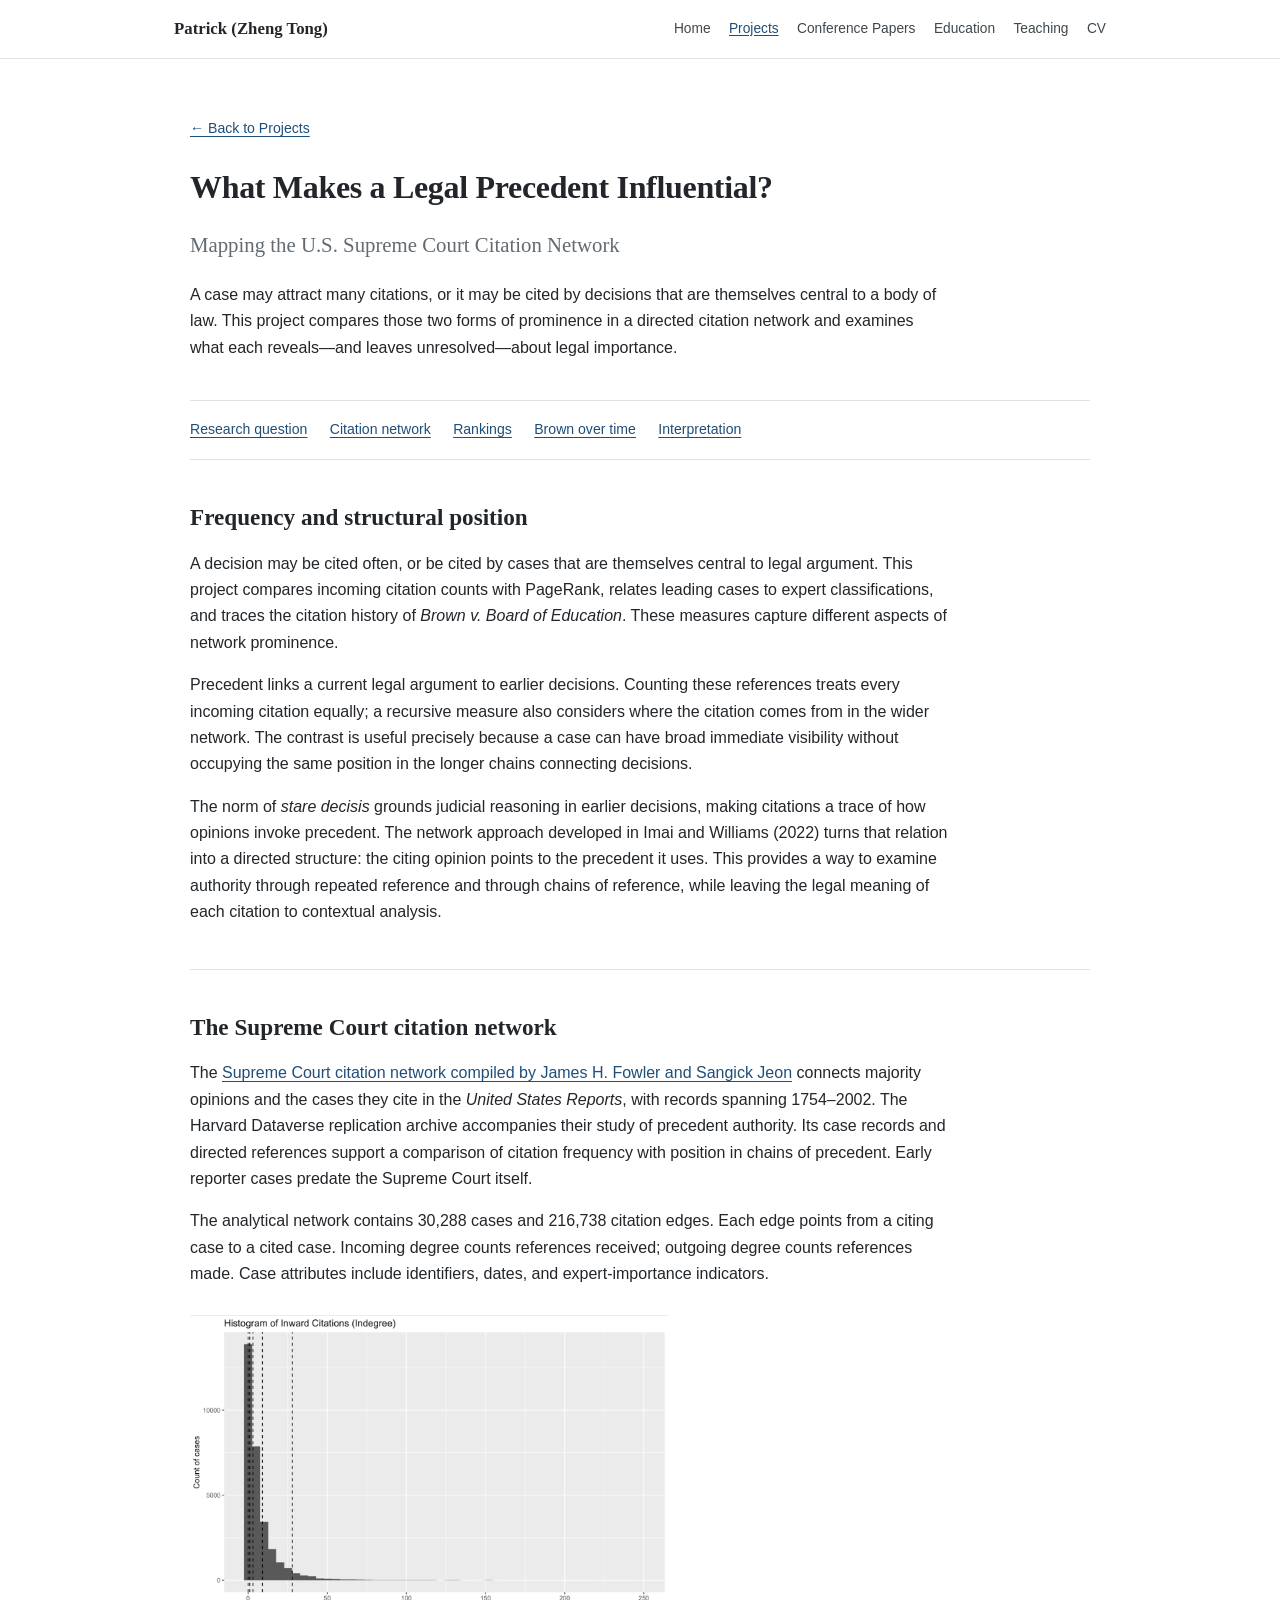
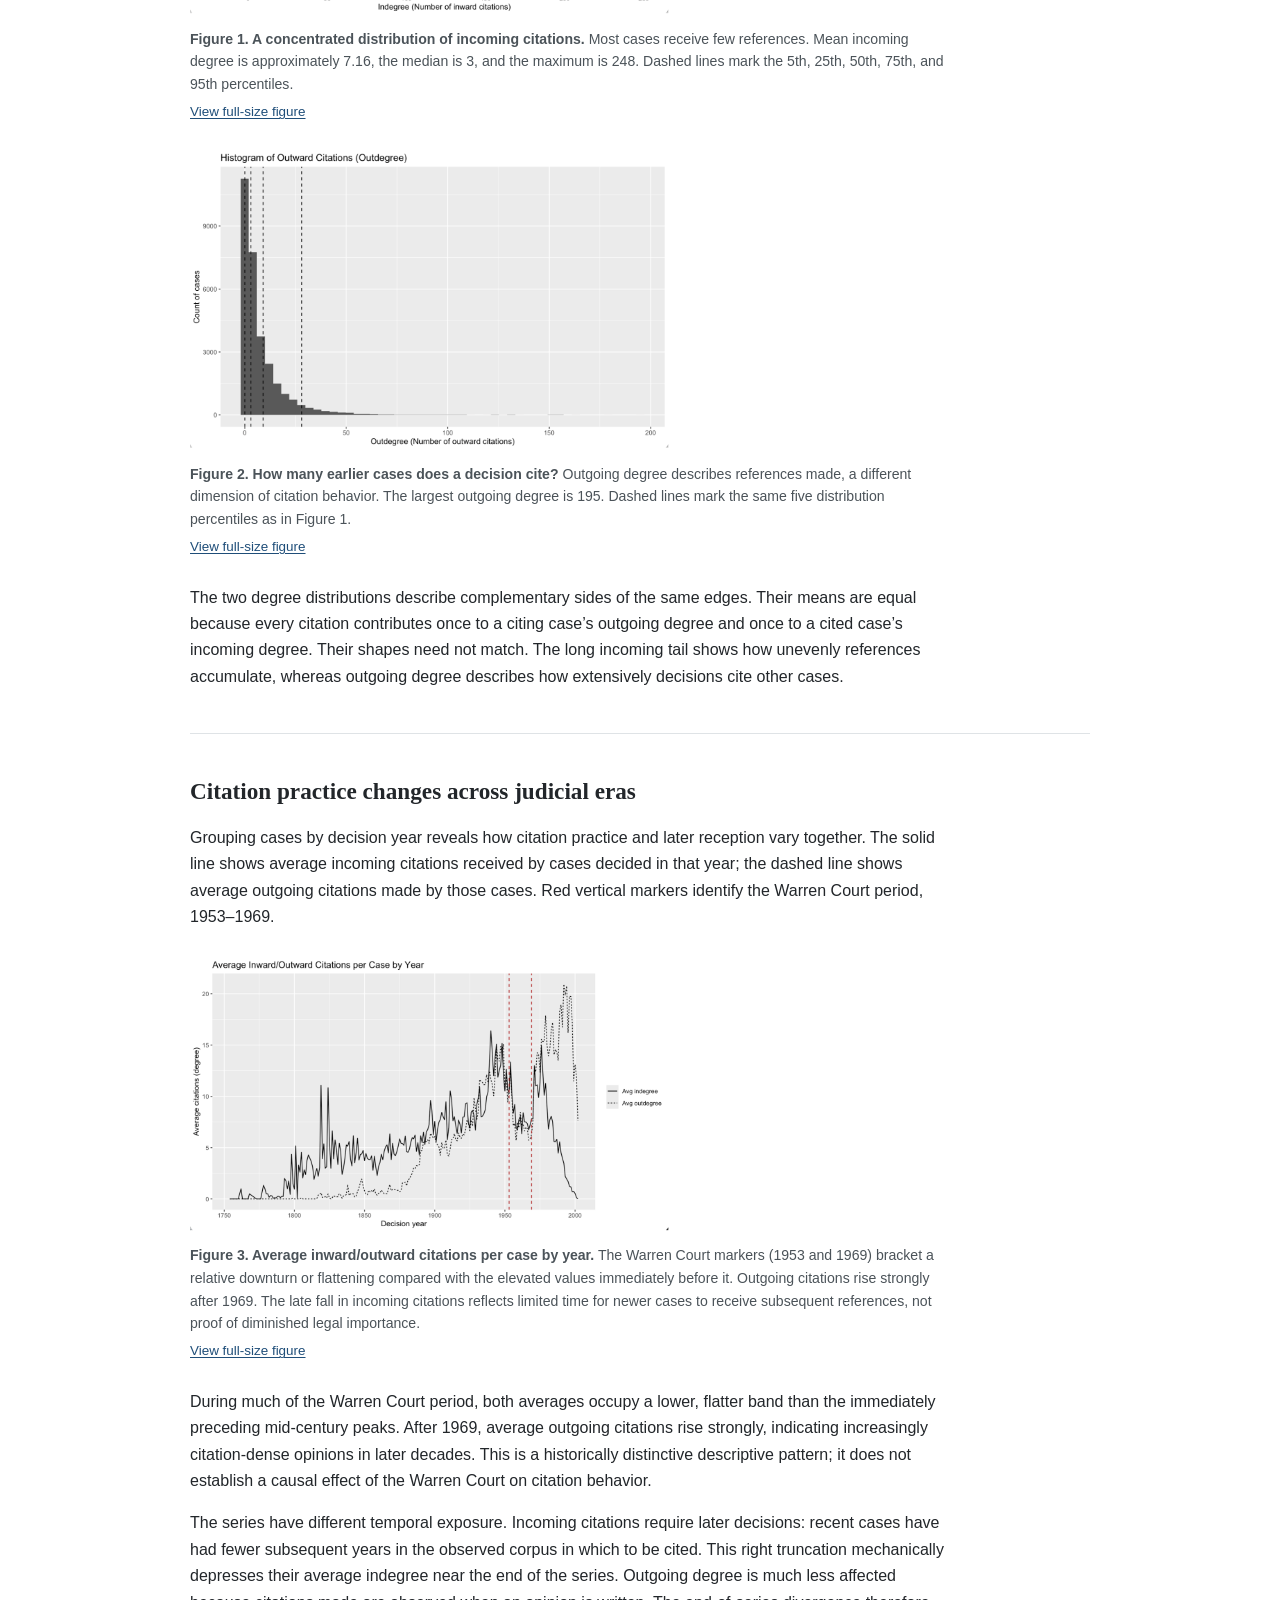
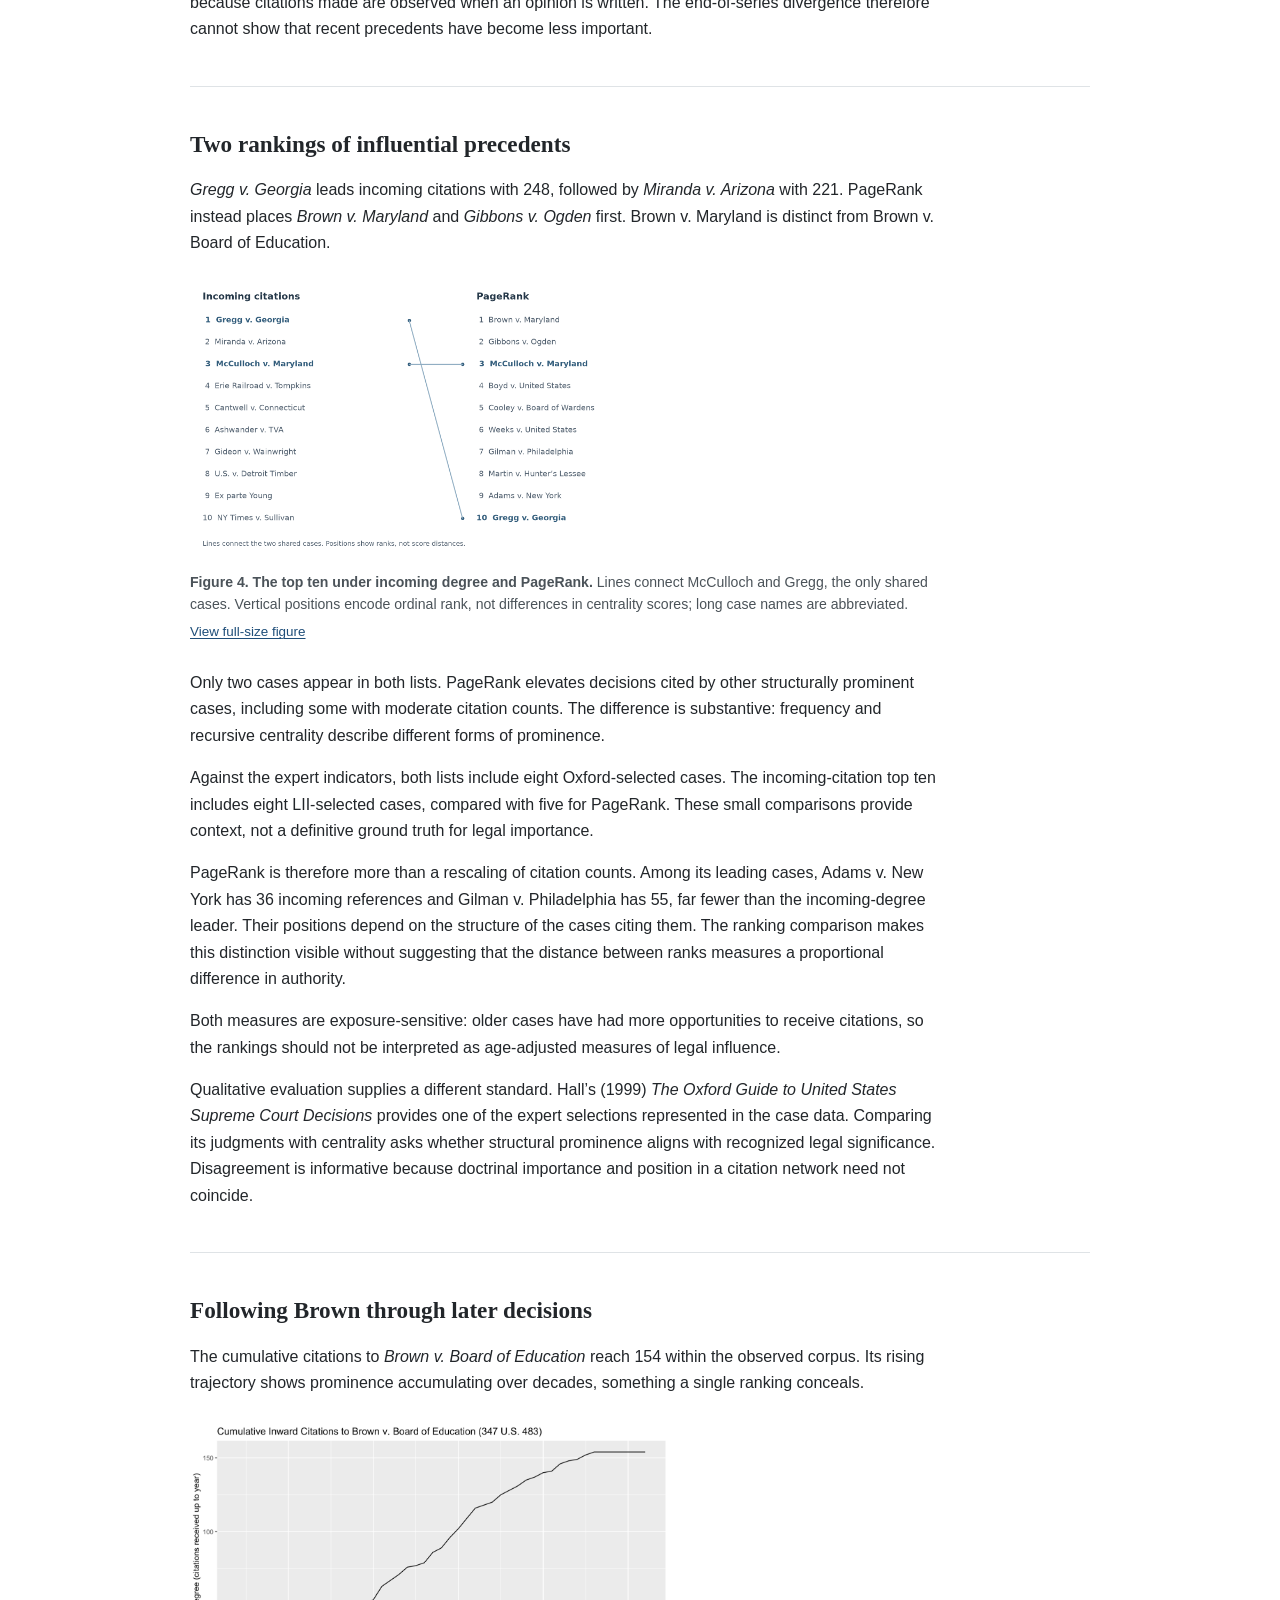
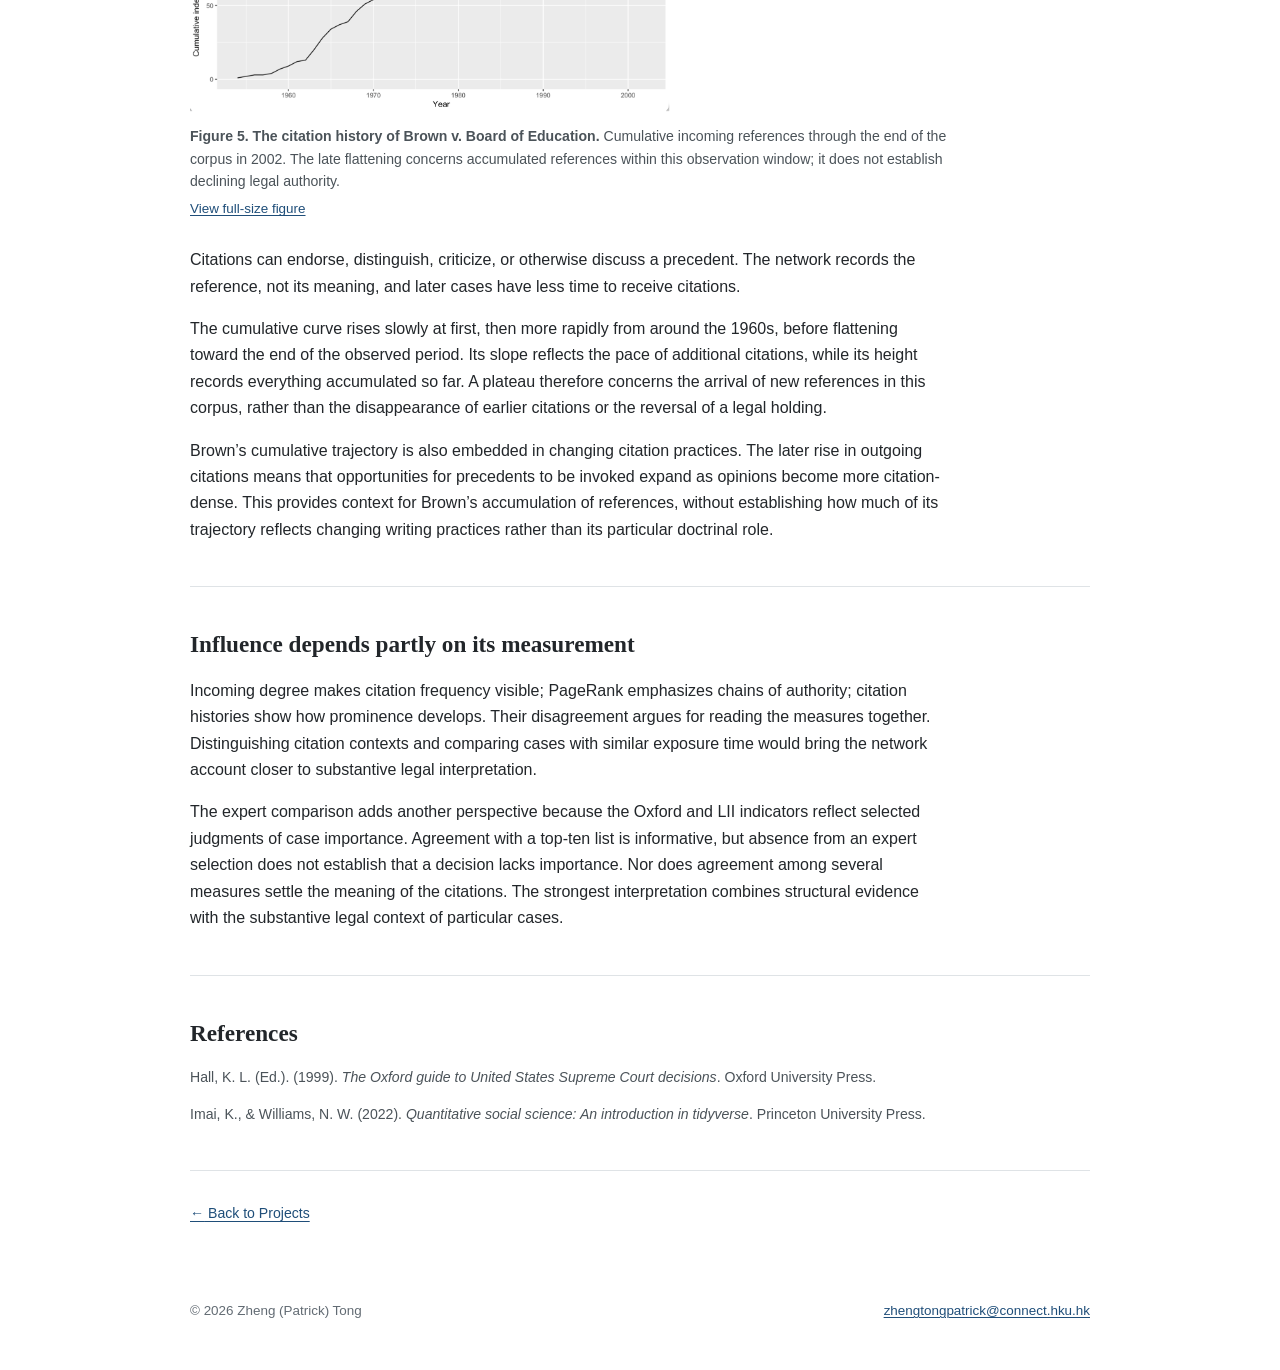
<file: projects/legal-precedent-influence/index.html>
<!doctype html>
<html lang="en">
<head>
  <meta charset="utf-8">
  <meta name="viewport" content="width=device-width, initial-scale=1">
  <link rel="icon" href="data:,">
  <title>What Makes a Legal Precedent Influential?</title>
  <meta name="description" content="A case may attract many citations, or it may be cited by decisions that are themselves central to a body of law. This project compares those two forms of prominence in a directed citation network and examines what each reveals—and leaves unresolved—about legal importance.">
  <meta property="og:title" content="What Makes a Legal Precedent Influential?">
  <meta property="og:description" content="A case may attract many citations, or it may be cited by decisions that are themselves central to a body of law. This project compares those two forms of prominence in a directed citation network and examines what each reveals—and leaves unresolved—about legal importance.">
  <meta property="og:type" content="article">
  <link rel="stylesheet" href="../../styles.css">
</head>
<body>
  <a class="skip-link" href="#main">Skip to content</a>
  <header class="site-header">
    <nav class="nav" aria-label="Primary navigation">
      <a class="name" href="../../#home">Patrick (Zheng Tong)</a>
      <div class="nav-links">
        <a href="../../#home">Home</a><a href="../" aria-current="location">Projects</a>
        <a href="../../#papers">Conference Papers</a><a href="../../#education">Education</a><a href="../../#teaching">Teaching</a>
        <a href="../../CV_Patrick.pdf" target="_blank" rel="noopener">CV</a>
      </div>
    </nav>
  </header>
  <main id="main">
    <article>
      <header class="page-intro">
        <a class="back-link" href="../"><span aria-hidden="true">←</span> Back to Projects</a>
        <h1>What Makes a Legal Precedent Influential?</h1>
        <p class="project-subtitle">Mapping the U.S. Supreme Court Citation Network</p>
        <p class="project-summary">A case may attract many citations, or it may be cited by decisions that are themselves central to a body of law. This project compares those two forms of prominence in a directed citation network and examines what each reveals—and leaves unresolved—about legal importance.</p>
      </header>
      <nav class="project-toc" aria-label="On this page"><a href="#question">Research question</a><a href="#network">Citation network</a><a href="#rankings">Rankings</a><a href="#brown">Brown over time</a><a href="#interpretation">Interpretation</a></nav>
      <div class="project-body">
<section id="question"><h2>Frequency and structural position</h2>
<p>A decision may be cited often, or be cited by cases that are themselves central to legal argument. This project compares incoming citation counts with PageRank, relates leading cases to expert classifications, and traces the citation history of <em>Brown v. Board of Education</em>. These measures capture different aspects of network prominence.</p>
<p>Precedent links a current legal argument to earlier decisions. Counting these references treats every incoming citation equally; a recursive measure also considers where the citation comes from in the wider network. The contrast is useful precisely because a case can have broad immediate visibility without occupying the same position in the longer chains connecting decisions.</p>

<p>The norm of <em>stare decisis</em> grounds judicial reasoning in earlier decisions, making citations a trace of how opinions invoke precedent. The network approach developed in <span data-cites="imai22">Imai and Williams (2022)</span> turns that relation into a directed structure: the citing opinion points to the precedent it uses. This provides a way to examine authority through repeated reference and through chains of reference, while leaving the legal meaning of each citation to contextual analysis.</p>

</section>
<section id="network"><h2>The Supreme Court citation network</h2>
<p>The <a href="https://doi.org/10.7910/DVN/XMBQL6">Supreme Court citation network compiled by James H. Fowler and Sangick Jeon</a> connects majority opinions and the cases they cite in the <em>United States Reports</em>, with records spanning 1754–2002. The Harvard Dataverse replication archive accompanies their study of precedent authority. Its case records and directed references support a comparison of citation frequency with position in chains of precedent. Early reporter cases predate the Supreme Court itself.</p>
<p>The analytical network contains 30,288 cases and 216,738 citation edges. Each edge points from a citing case to a cited case. Incoming degree counts references received; outgoing degree counts references made. Case attributes include identifiers, dates, and expert-importance indicators.</p>
<figure class="research-figure"><img src="../../assets/projects/legal-precedent-influence/incoming-citations.png" width="1332" height="831" alt="Histogram showing a strongly right-skewed distribution of citations received by cases." loading="lazy" decoding="async"><figcaption><strong>Figure 1. A concentrated distribution of incoming citations.</strong> Most cases receive few references. Mean incoming degree is approximately 7.16, the median is 3, and the maximum is 248. Dashed lines mark the 5th, 25th, 50th, 75th, and 95th percentiles.<br><a class="figure-link" href="../../assets/projects/legal-precedent-influence/incoming-citations.png">View full-size figure</a></figcaption></figure>
<figure class="research-figure"><img src="../../assets/projects/legal-precedent-influence/outgoing-citations.png" width="1332" height="831" alt="Histogram of outgoing citation counts, with most cases making relatively few references." loading="lazy" decoding="async"><figcaption><strong>Figure 2. How many earlier cases does a decision cite?</strong> Outgoing degree describes references made, a different dimension of citation behavior. The largest outgoing degree is 195. Dashed lines mark the same five distribution percentiles as in Figure 1.<br><a class="figure-link" href="../../assets/projects/legal-precedent-influence/outgoing-citations.png">View full-size figure</a></figcaption></figure>
<p>The two degree distributions describe complementary sides of the same edges. Their means are equal because every citation contributes once to a citing case’s outgoing degree and once to a cited case’s incoming degree. Their shapes need not match. The long incoming tail shows how unevenly references accumulate, whereas outgoing degree describes how extensively decisions cite other cases.</p>

</section>
<section id="citation-practice"><h2>Citation practice changes across judicial eras</h2>
<p>Grouping cases by decision year reveals how citation practice and later reception vary together. The solid line shows average incoming citations received by cases decided in that year; the dashed line shows average outgoing citations made by those cases. Red vertical markers identify the Warren Court period, 1953–1969.</p>
<figure class="research-figure"><img src="../../assets/projects/legal-precedent-influence/citations-by-year.png" width="1384" height="788" alt="Average incoming citations shown as a solid line and outgoing citations as a dashed line by decision year, with red vertical markers at 1953 and 1969." loading="lazy" decoding="async"><figcaption><strong>Figure 3. Average inward/outward citations per case by year.</strong> The Warren Court markers (1953 and 1969) bracket a relative downturn or flattening compared with the elevated values immediately before it. Outgoing citations rise strongly after 1969. The late fall in incoming citations reflects limited time for newer cases to receive subsequent references, not proof of diminished legal importance.<br><a class="figure-link" href="../../assets/projects/legal-precedent-influence/citations-by-year.png">View full-size figure</a></figcaption></figure>
<p>During much of the Warren Court period, both averages occupy a lower, flatter band than the immediately preceding mid-century peaks. After 1969, average outgoing citations rise strongly, indicating increasingly citation-dense opinions in later decades. This is a historically distinctive descriptive pattern; it does not establish a causal effect of the Warren Court on citation behavior.</p>
<p>The series have different temporal exposure. Incoming citations require later decisions: recent cases have had fewer subsequent years in the observed corpus in which to be cited. This right truncation mechanically depresses their average indegree near the end of the series. Outgoing degree is much less affected because citations made are observed when an opinion is written. The end-of-series divergence therefore cannot show that recent precedents have become less important.</p>
</section>
<section id="rankings"><h2>Two rankings of influential precedents</h2>
<p><em>Gregg v. Georgia</em> leads incoming citations with 248, followed by <em>Miranda v. Arizona</em> with 221. PageRank instead places <em>Brown v. Maryland</em> and <em>Gibbons v. Ogden</em> first. Brown v. Maryland is distinct from Brown v. Board of Education.</p>
<figure class="research-figure"><img src="../../assets/projects/legal-precedent-influence/centrality-rankings.png" width="1800" height="1026" alt="Two top-ten lists linked at McCulloch v. Maryland, ranked third in both, and Gregg v. Georgia, ranked first by incoming citations and tenth by PageRank." loading="lazy" decoding="async"><figcaption><strong>Figure 4. The top ten under incoming degree and PageRank.</strong> Lines connect McCulloch and Gregg, the only shared cases. Vertical positions encode ordinal rank, not differences in centrality scores; long case names are abbreviated.<br><a class="figure-link" href="../../assets/projects/legal-precedent-influence/centrality-rankings.png">View full-size figure</a></figcaption></figure>
<p>Only two cases appear in both lists. PageRank elevates decisions cited by other structurally prominent cases, including some with moderate citation counts. The difference is substantive: frequency and recursive centrality describe different forms of prominence.</p>
<p>Against the expert indicators, both lists include eight Oxford-selected cases. The incoming-citation top ten includes eight LII-selected cases, compared with five for PageRank. These small comparisons provide context, not a definitive ground truth for legal importance.</p>
<p>PageRank is therefore more than a rescaling of citation counts. Among its leading cases, Adams v. New York has 36 incoming references and Gilman v. Philadelphia has 55, far fewer than the incoming-degree leader. Their positions depend on the structure of the cases citing them. The ranking comparison makes this distinction visible without suggesting that the distance between ranks measures a proportional difference in authority.</p>

<p>Both measures are exposure-sensitive: older cases have had more opportunities to receive citations, so the rankings should not be interpreted as age-adjusted measures of legal influence.</p>
<p>Qualitative evaluation supplies a different standard. <span data-cites="hall">Hall’s (1999)</span> <em>The Oxford Guide to United States Supreme Court Decisions</em> provides one of the expert selections represented in the case data. Comparing its judgments with centrality asks whether structural prominence aligns with recognized legal significance. Disagreement is informative because doctrinal importance and position in a citation network need not coincide.</p>

</section>
<section id="brown"><h2>Following Brown through later decisions</h2>
<p>The cumulative citations to <em>Brown v. Board of Education</em> reach 154 within the observed corpus. Its rising trajectory shows prominence accumulating over decades, something a single ranking conceals.</p>
<figure class="research-figure"><img src="../../assets/projects/legal-precedent-influence/brown-citations.png" width="1375" height="825" alt="Cumulative citation history of Brown v. Board of Education rising to 154 references." loading="lazy" decoding="async"><figcaption><strong>Figure 5. The citation history of Brown v. Board of Education.</strong> Cumulative incoming references through the end of the corpus in 2002. The late flattening concerns accumulated references within this observation window; it does not establish declining legal authority.<br><a class="figure-link" href="../../assets/projects/legal-precedent-influence/brown-citations.png">View full-size figure</a></figcaption></figure>
<p>Citations can endorse, distinguish, criticize, or otherwise discuss a precedent. The network records the reference, not its meaning, and later cases have less time to receive citations.</p>
<p>The cumulative curve rises slowly at first, then more rapidly from around the 1960s, before flattening toward the end of the observed period. Its slope reflects the pace of additional citations, while its height records everything accumulated so far. A plateau therefore concerns the arrival of new references in this corpus, rather than the disappearance of earlier citations or the reversal of a legal holding.</p>

<p>Brown’s cumulative trajectory is also embedded in changing citation practices. The later rise in outgoing citations means that opportunities for precedents to be invoked expand as opinions become more citation-dense. This provides context for Brown’s accumulation of references, without establishing how much of its trajectory reflects changing writing practices rather than its particular doctrinal role.</p>

</section>
<section id="interpretation"><h2>Influence depends partly on its measurement</h2>
<p>Incoming degree makes citation frequency visible; PageRank emphasizes chains of authority; citation histories show how prominence develops. Their disagreement argues for reading the measures together. Distinguishing citation contexts and comparing cases with similar exposure time would bring the network account closer to substantive legal interpretation.</p>
<p>The expert comparison adds another perspective because the Oxford and LII indicators reflect selected judgments of case importance. Agreement with a top-ten list is informative, but absence from an expert selection does not establish that a decision lacks importance. Nor does agreement among several measures settle the meaning of the citations. The strongest interpretation combines structural evidence with the substantive legal context of particular cases.</p>

</section>
<section id="references" class="project-references" aria-labelledby="references-heading"><h2 id="references-heading">References</h2>
<p id="ref-hall">Hall, K. L. (Ed.). (1999). <em>The Oxford guide to United States Supreme Court decisions</em>. Oxford University Press.</p>
<p id="ref-imai22">Imai, K., &amp; Williams, N. W. (2022). <em>Quantitative social science: An introduction in tidyverse</em>. Princeton University Press.</p>
</section>
      </div>
      <p class="project-end"><a class="back-link" href="../"><span aria-hidden="true">←</span> Back to Projects</a></p>
    </article>
  </main>
  <footer><span>© 2026 Zheng (Patrick) Tong</span><a href="mailto:zhengtongpatrick@connect.hku.hk">zhengtongpatrick@connect.hku.hk</a></footer>
</body>
</html>
</file>
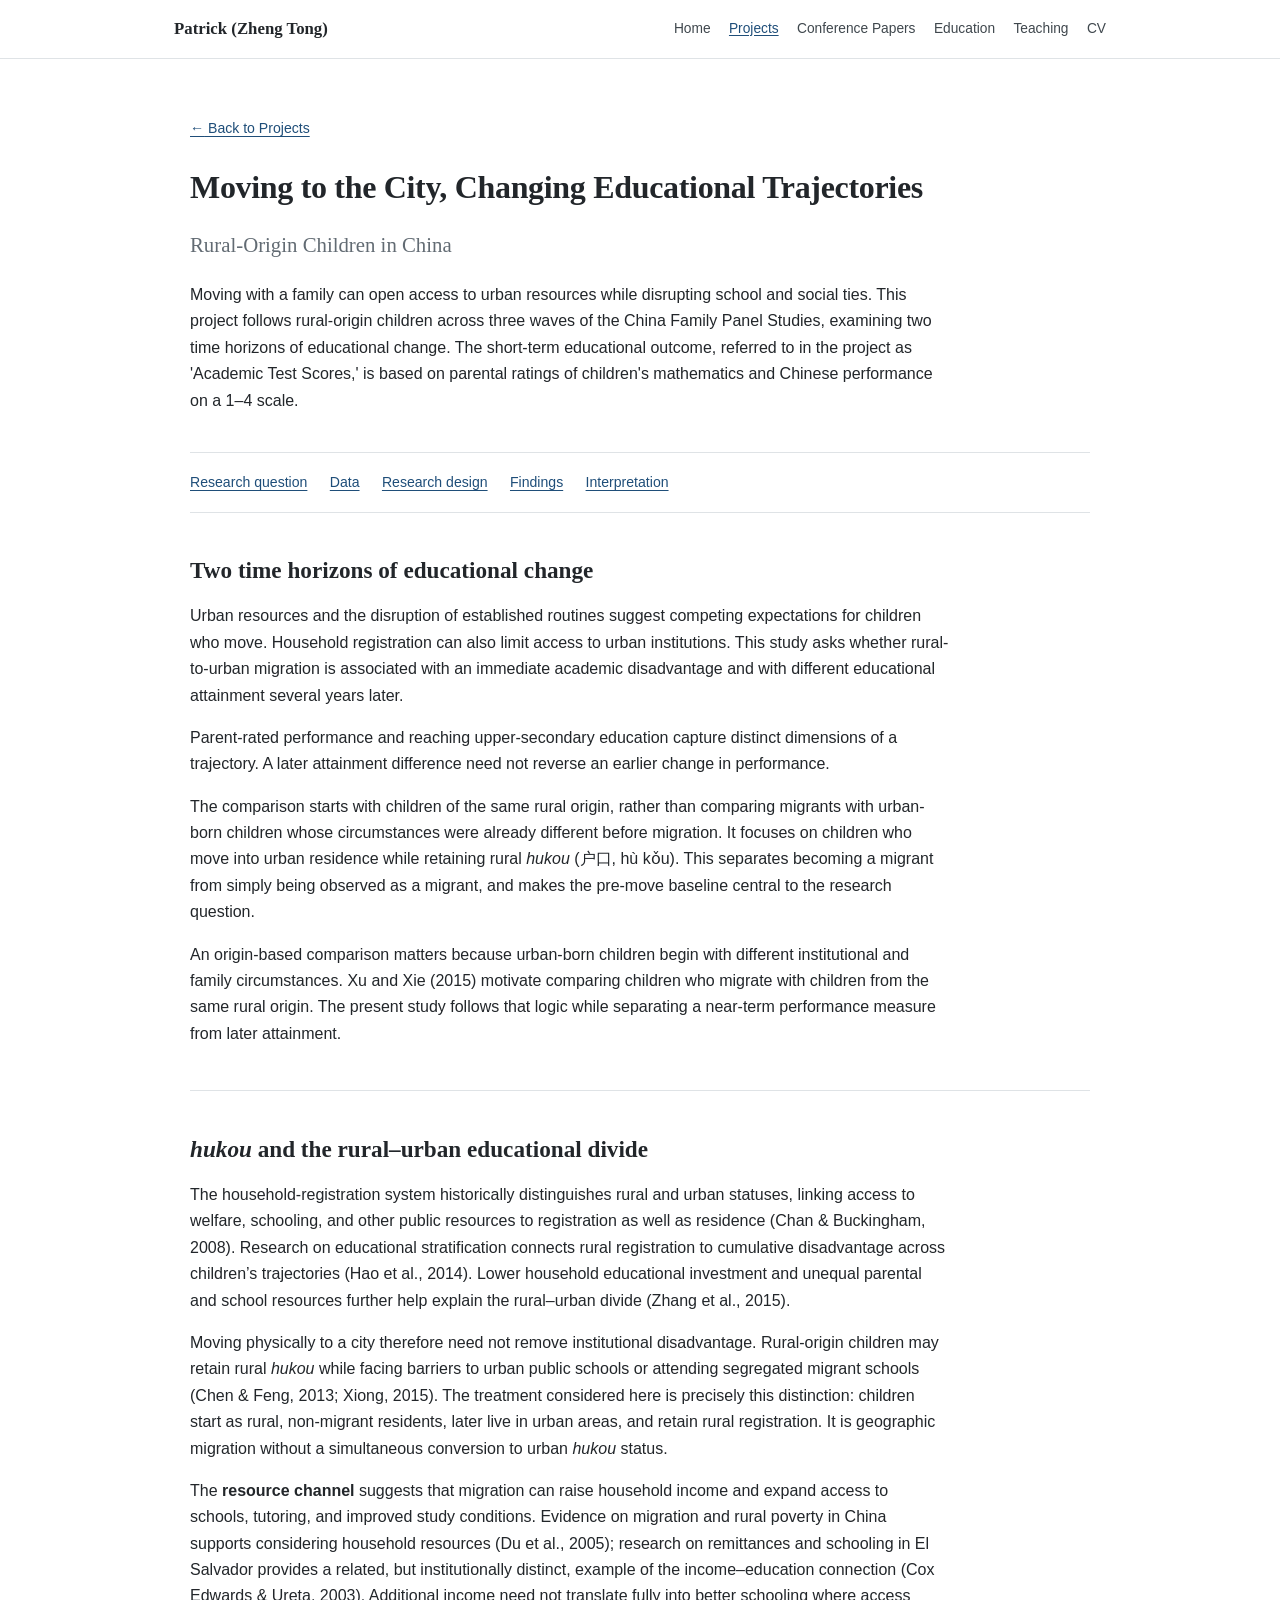
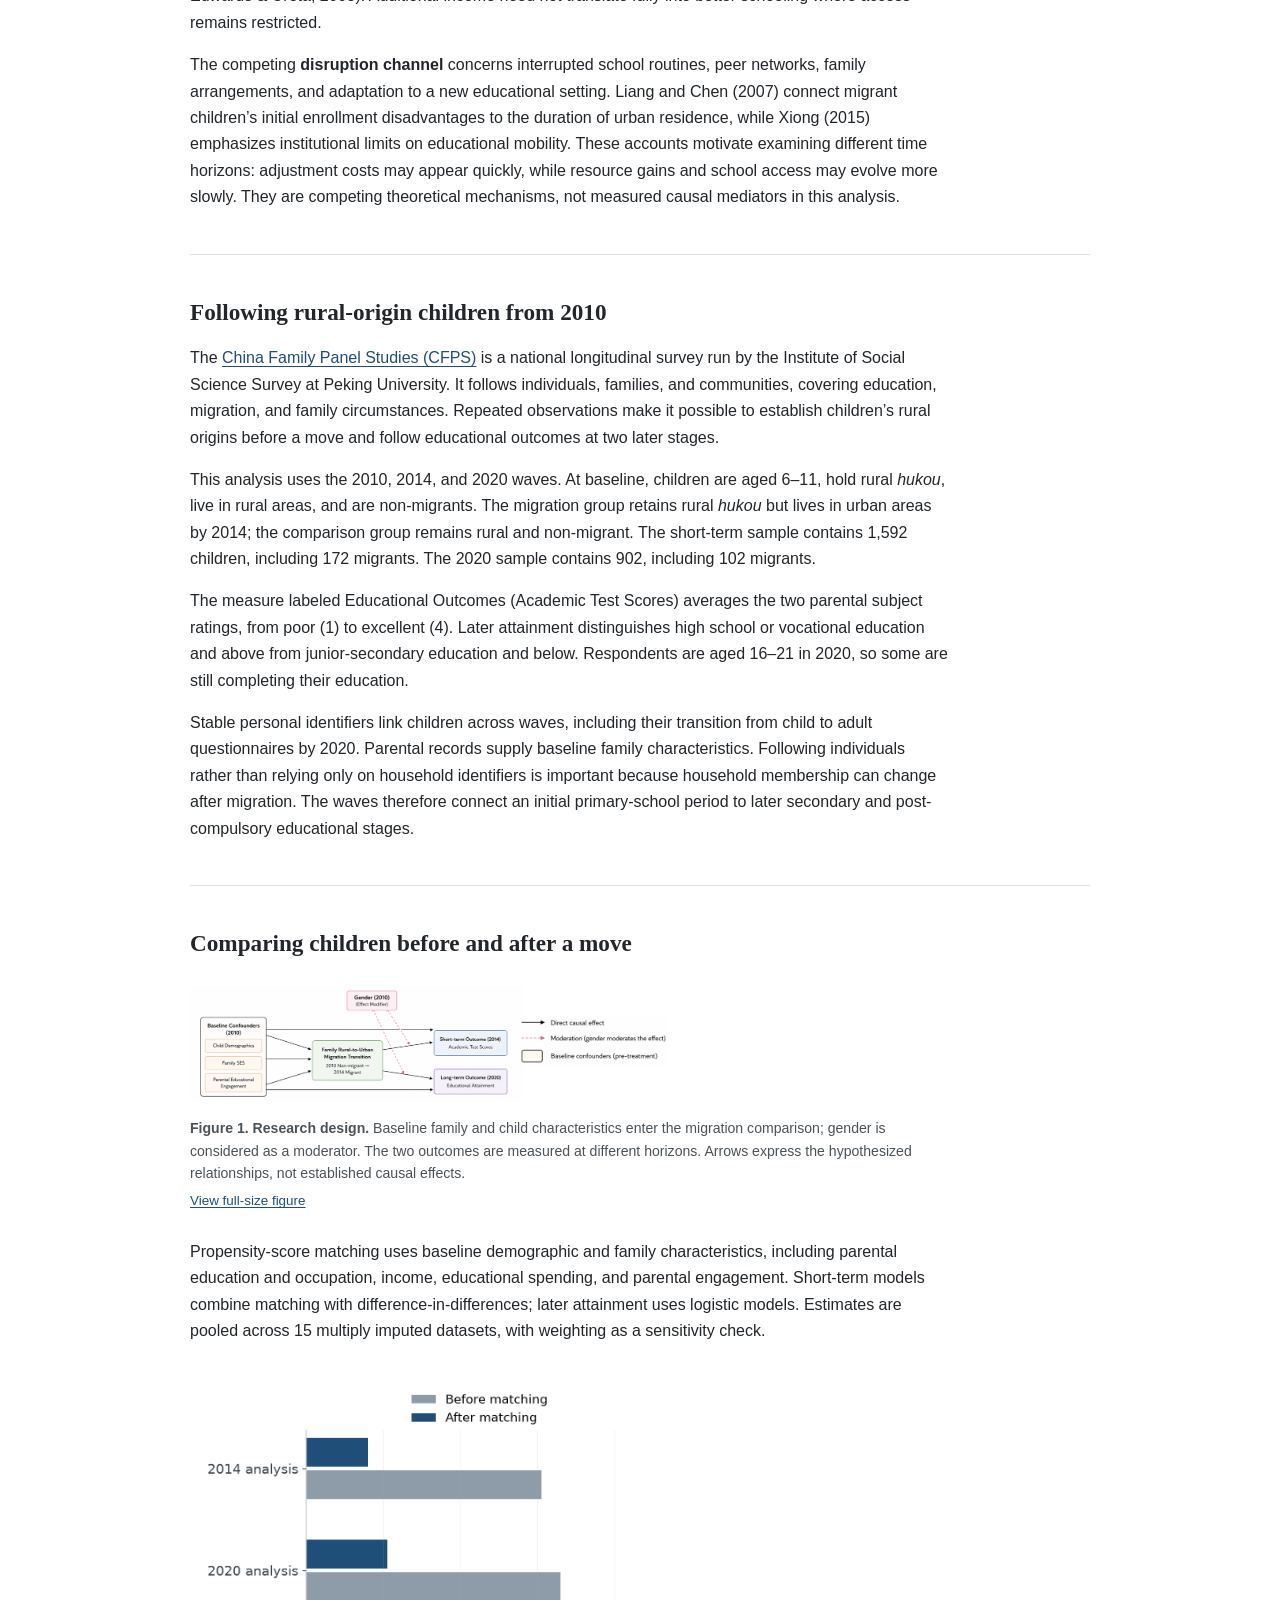
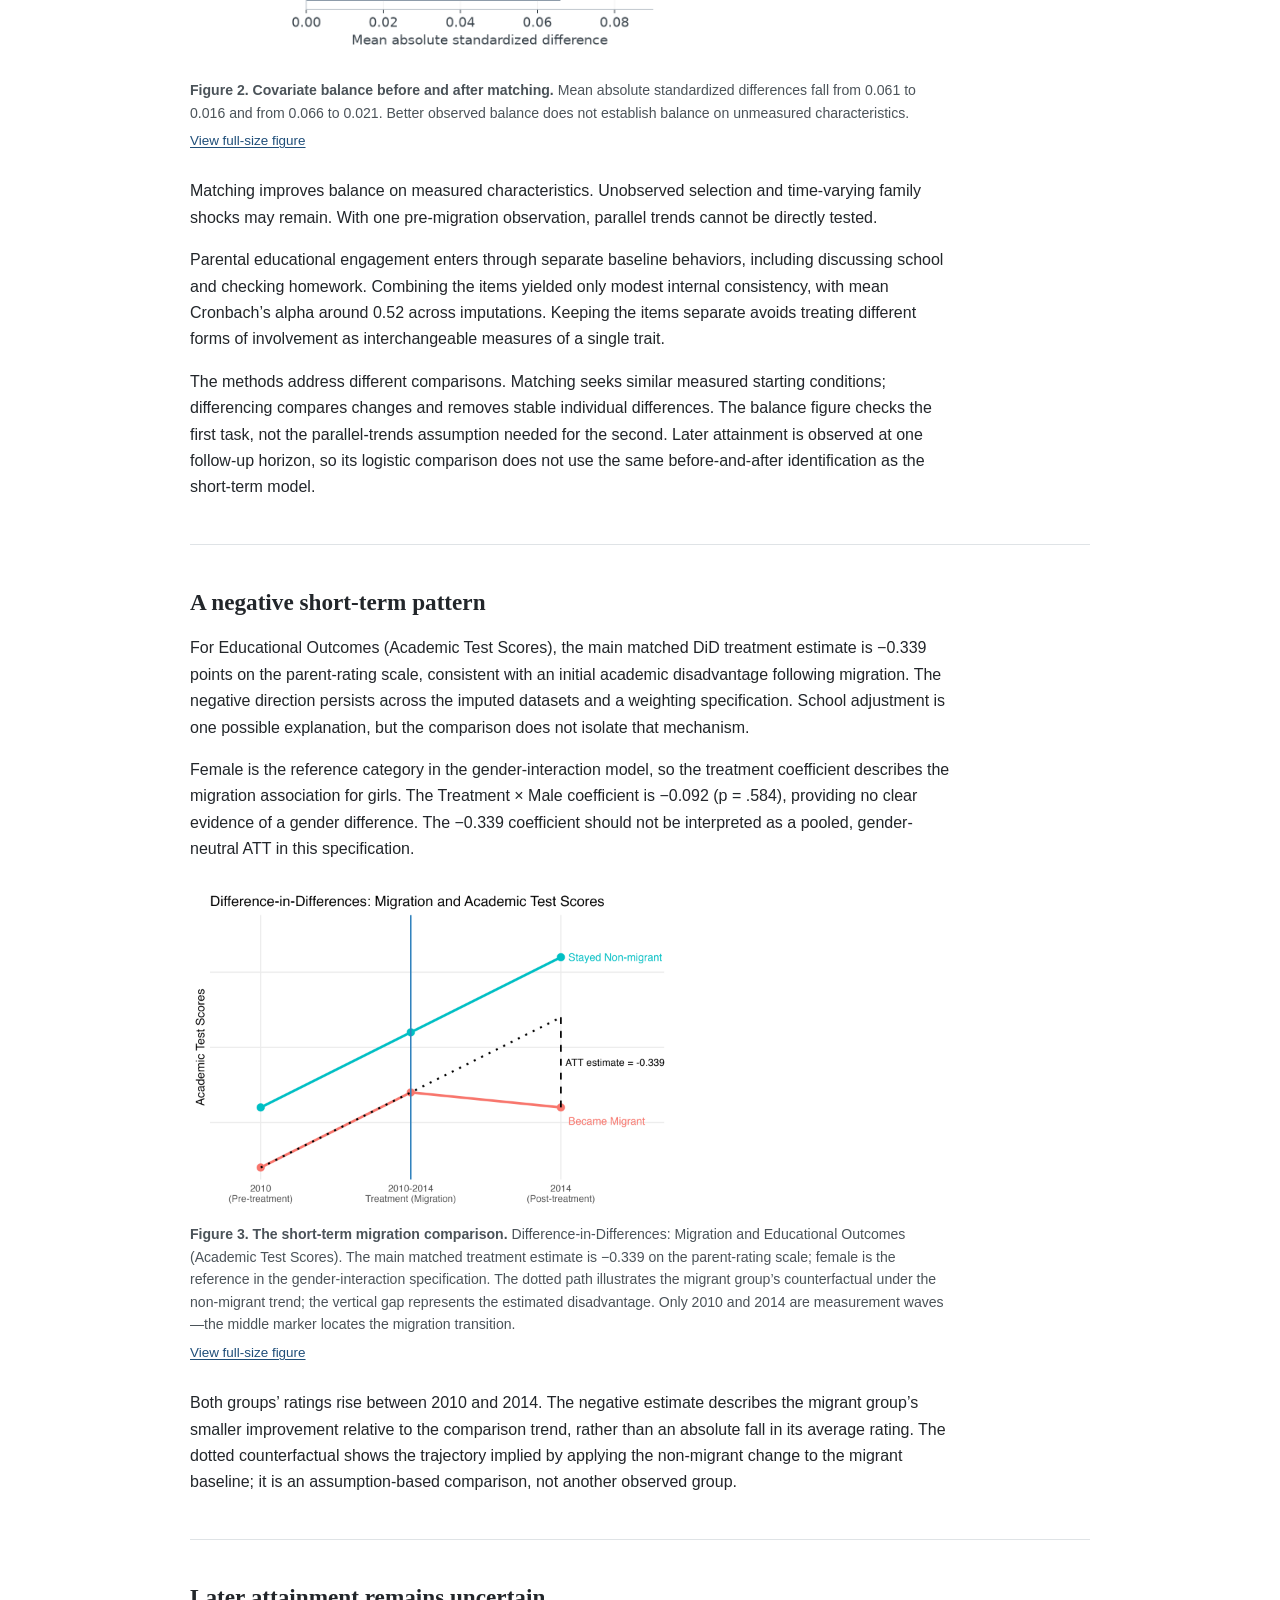
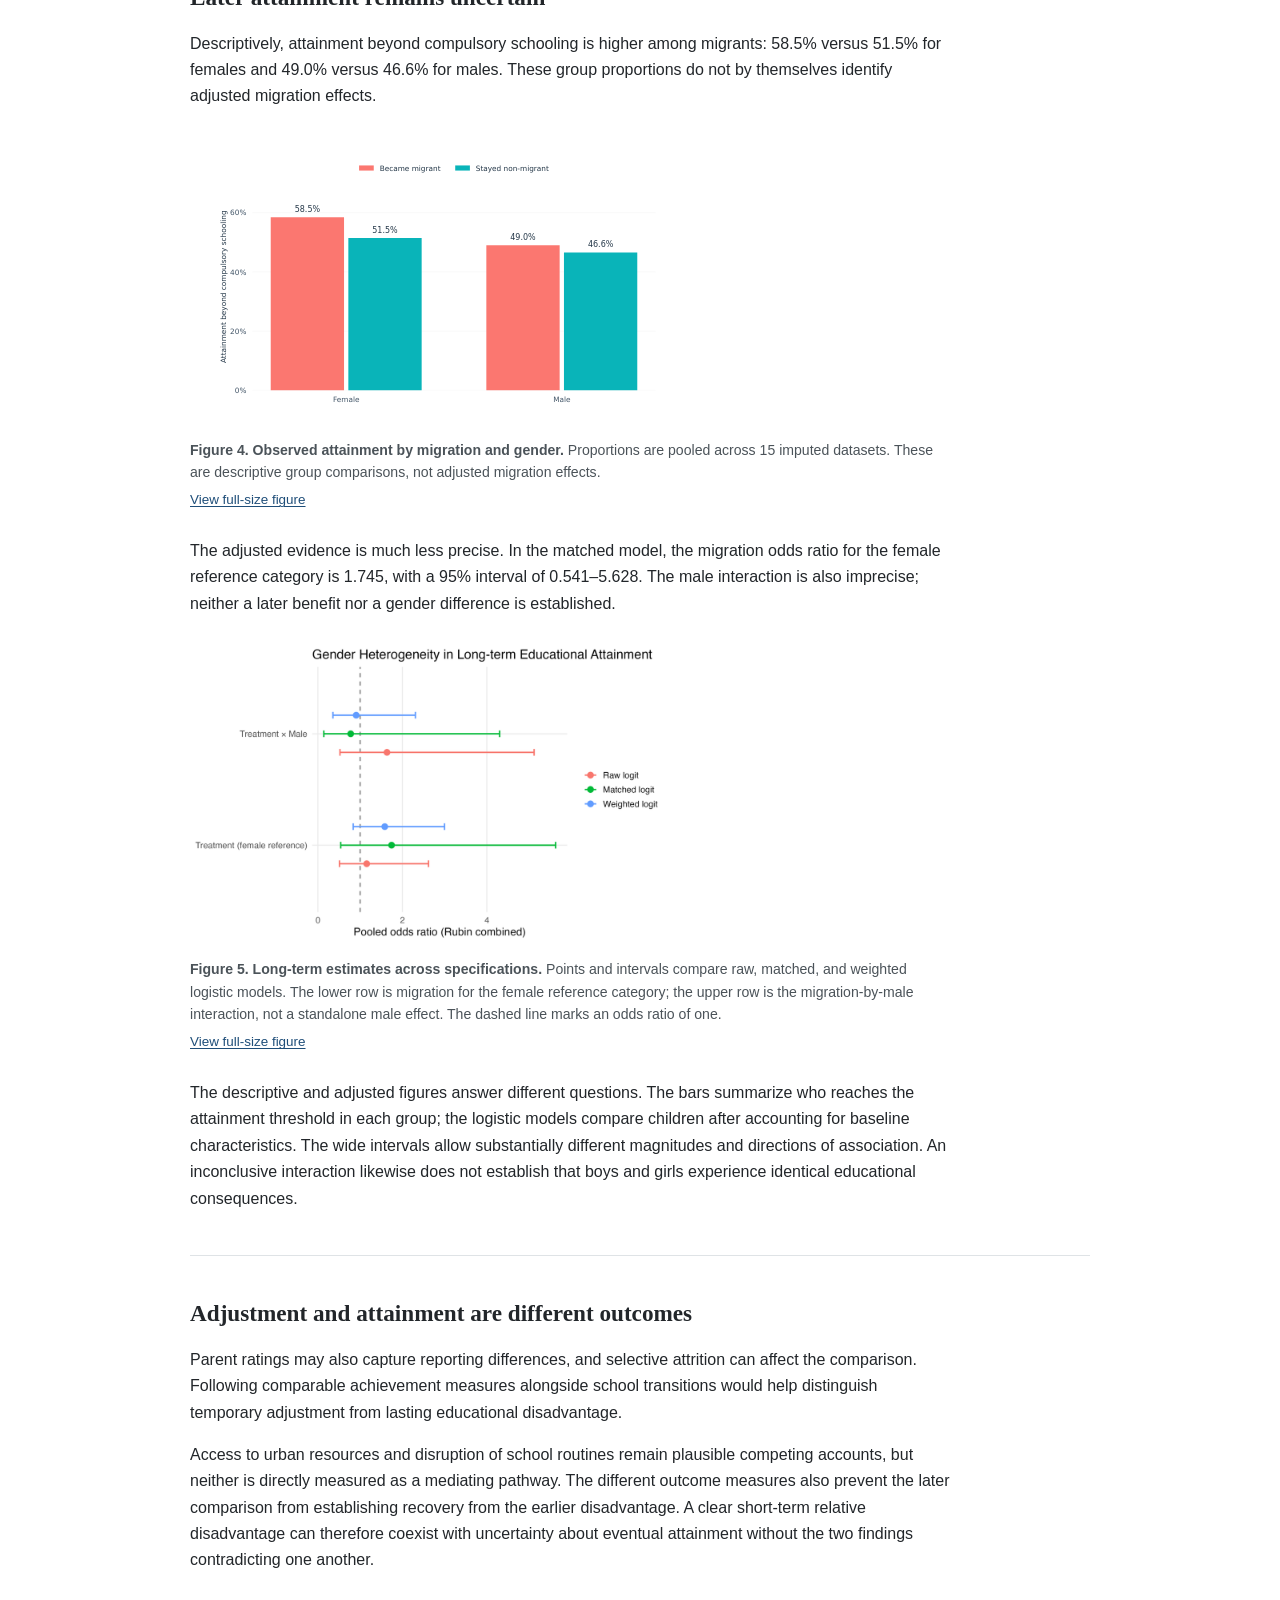
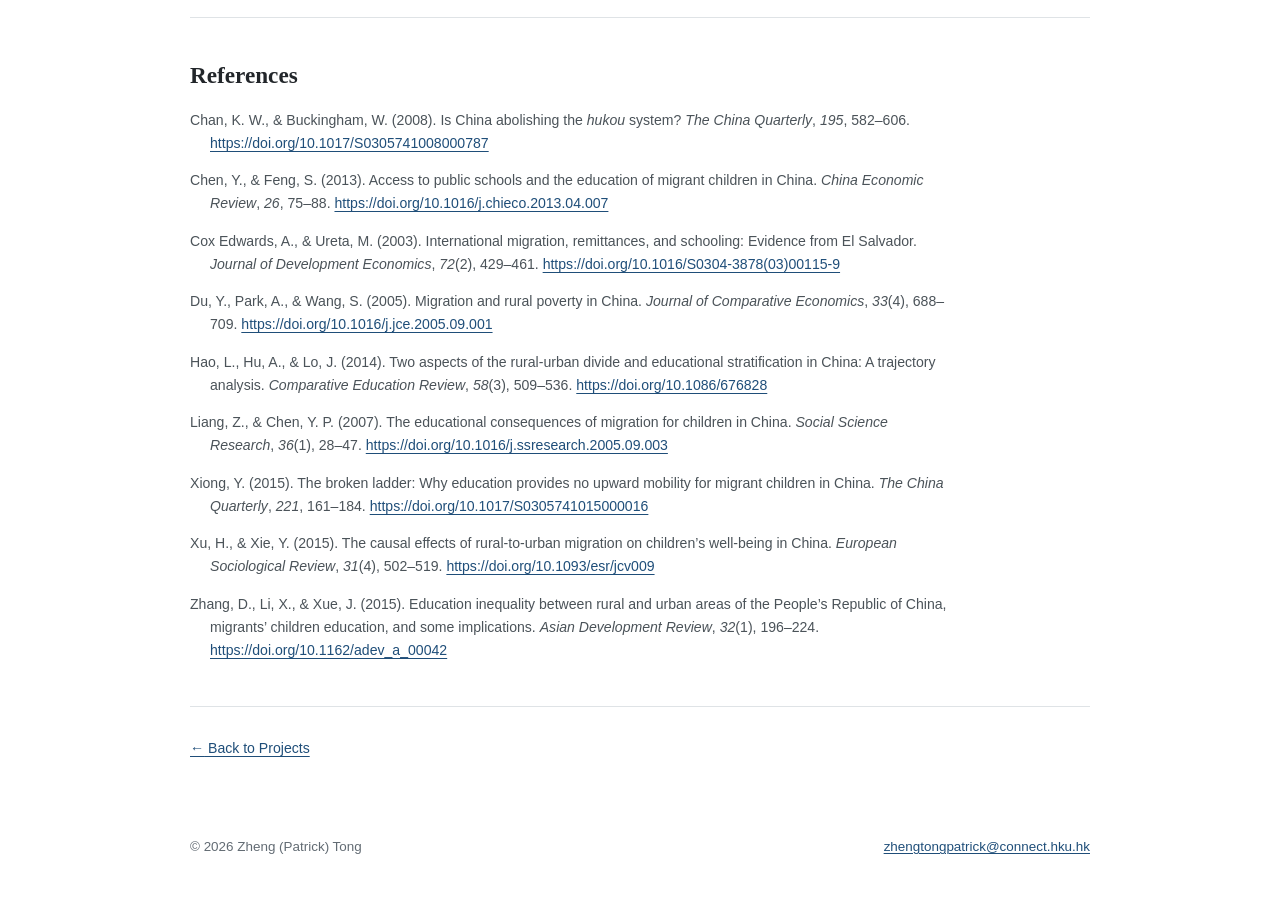
<file: projects/migration-education/index.html>
<!doctype html>
<html lang="en">
<head>
  <meta charset="utf-8">
  <meta name="viewport" content="width=device-width, initial-scale=1">
  <link rel="icon" href="data:,">
  <title>Moving to the City, Changing Educational Trajectories</title>
  <meta name="description" content="Moving with a family can open access to urban resources while disrupting school and social ties. This project follows rural-origin children across three waves of the China Family Panel Studies, examining two time horizons of educational change.">
  <meta property="og:title" content="Moving to the City, Changing Educational Trajectories">
  <meta property="og:description" content="Moving with a family can open access to urban resources while disrupting school and social ties. This project follows rural-origin children across three waves of the China Family Panel Studies, examining two time horizons of educational change.">
  <meta property="og:type" content="article">
  <link rel="stylesheet" href="../../styles.css">
</head>
<body>
  <a class="skip-link" href="#main">Skip to content</a>
  <header class="site-header">
    <nav class="nav" aria-label="Primary navigation">
      <a class="name" href="../../#home">Patrick (Zheng Tong)</a>
      <div class="nav-links">
        <a href="../../#home">Home</a><a href="../" aria-current="location">Projects</a>
        <a href="../../#papers">Conference Papers</a><a href="../../#education">Education</a><a href="../../#teaching">Teaching</a>
        <a href="../../CV_Patrick.pdf" target="_blank" rel="noopener">CV</a>
      </div>
    </nav>
  </header>
  <main id="main">
    <article>
      <header class="page-intro">
        <a class="back-link" href="../"><span aria-hidden="true">←</span> Back to Projects</a>
        <h1>Moving to the City, Changing Educational Trajectories</h1>
        <p class="project-subtitle">Rural-Origin Children in China</p>
        <p class="project-summary">Moving with a family can open access to urban resources while disrupting school and social ties. This project follows rural-origin children across three waves of the China Family Panel Studies, examining two time horizons of educational change. The short-term educational outcome, referred to in the project as 'Academic Test Scores,' is based on parental ratings of children's mathematics and Chinese performance on a 1–4 scale.</p>
      </header>
      <nav class="project-toc" aria-label="On this page"><a href="#question">Research question</a><a href="#data">Data</a><a href="#design">Research design</a><a href="#findings">Findings</a><a href="#interpretation">Interpretation</a></nav>
      <div class="project-body">
<section id="question"><h2>Two time horizons of educational change</h2>
<p>Urban resources and the disruption of established routines suggest competing expectations for children who move. Household registration can also limit access to urban institutions. This study asks whether rural-to-urban migration is associated with an immediate academic disadvantage and with different educational attainment several years later.</p>
<p>Parent-rated performance and reaching upper-secondary education capture distinct dimensions of a trajectory. A later attainment difference need not reverse an earlier change in performance.</p>
<p>The comparison starts with children of the same rural origin, rather than comparing migrants with urban-born children whose circumstances were already different before migration. It focuses on children who move into urban residence while retaining rural <em>hukou</em> (户口, hù kǒu). This separates becoming a migrant from simply being observed as a migrant, and makes the pre-move baseline central to the research question.</p>

<p>An origin-based comparison matters because urban-born children begin with different institutional and family circumstances. <span data-cites="xu">Xu and Xie (2015)</span> motivate comparing children who migrate with children from the same rural origin. The present study follows that logic while separating a near-term performance measure from later attainment.</p>

</section>
<section id="registration"><h2><em>hukou</em> and the rural–urban educational divide</h2>
<p>The household-registration system historically distinguishes rural and urban statuses, linking access to welfare, schooling, and other public resources to registration as well as residence <span data-cites="chan">(Chan &amp; Buckingham, 2008)</span>. Research on educational stratification connects rural registration to cumulative disadvantage across children’s trajectories <span data-cites="hao">(Hao et al., 2014)</span>. Lower household educational investment and unequal parental and school resources further help explain the rural–urban divide <span data-cites="zhang">(Zhang et al., 2015)</span>.</p>
<p>Moving physically to a city therefore need not remove institutional disadvantage. Rural-origin children may retain rural <em>hukou</em> while facing barriers to urban public schools or attending segregated migrant schools <span data-cites="chenfeng xiong">(Chen &amp; Feng, 2013; Xiong, 2015)</span>. The treatment considered here is precisely this distinction: children start as rural, non-migrant residents, later live in urban areas, and retain rural registration. It is geographic migration without a simultaneous conversion to urban <em>hukou</em> status.</p>
<p>The <strong>resource channel</strong> suggests that migration can raise household income and expand access to schools, tutoring, and improved study conditions. Evidence on migration and rural poverty in China supports considering household resources <span data-cites="du">(Du et al., 2005)</span>; research on remittances and schooling in El Salvador provides a related, but institutionally distinct, example of the income–education connection <span data-cites="cox">(Cox Edwards &amp; Ureta, 2003)</span>. Additional income need not translate fully into better schooling where access remains restricted.</p>
<p>The competing <strong>disruption channel</strong> concerns interrupted school routines, peer networks, family arrangements, and adaptation to a new educational setting. <span data-cites="liang">Liang and Chen (2007)</span> connect migrant children’s initial enrollment disadvantages to the duration of urban residence, while <span data-cites="xiong">Xiong (2015)</span> emphasizes institutional limits on educational mobility. These accounts motivate examining different time horizons: adjustment costs may appear quickly, while resource gains and school access may evolve more slowly. They are competing theoretical mechanisms, not measured causal mediators in this analysis.</p>
</section>
<section id="data"><h2>Following rural-origin children from 2010</h2>
<p>The <a href="https://www.isss.pku.edu.cn/cfps/en/index.htm">China Family Panel Studies (CFPS)</a> is a national longitudinal survey run by the Institute of Social Science Survey at Peking University. It follows individuals, families, and communities, covering education, migration, and family circumstances. Repeated observations make it possible to establish children’s rural origins before a move and follow educational outcomes at two later stages.</p>
<p>This analysis uses the 2010, 2014, and 2020 waves. At baseline, children are aged 6–11, hold rural <em>hukou</em>, live in rural areas, and are non-migrants. The migration group retains rural <em>hukou</em> but lives in urban areas by 2014; the comparison group remains rural and non-migrant. The short-term sample contains 1,592 children, including 172 migrants. The 2020 sample contains 902, including 102 migrants.</p>
<p>The measure labeled Educational Outcomes (Academic Test Scores) averages the two parental subject ratings, from poor (1) to excellent (4). Later attainment distinguishes high school or vocational education and above from junior-secondary education and below. Respondents are aged 16–21 in 2020, so some are still completing their education.</p>
<p>Stable personal identifiers link children across waves, including their transition from child to adult questionnaires by 2020. Parental records supply baseline family characteristics. Following individuals rather than relying only on household identifiers is important because household membership can change after migration. The waves therefore connect an initial primary-school period to later secondary and post-compulsory educational stages.</p>

</section>
<section id="design"><h2>Comparing children before and after a move</h2>
<figure class="research-figure"><img src="../../assets/projects/migration-education/research-design.png" width="1216" height="299" alt="Research diagram linking baseline characteristics and migration to short-term performance and long-term attainment." loading="lazy" decoding="async"><figcaption><strong>Figure 1. Research design.</strong> Baseline family and child characteristics enter the migration comparison; gender is considered as a moderator. The two outcomes are measured at different horizons. Arrows express the hypothesized relationships, not established causal effects.<br><a class="figure-link" href="../../assets/projects/migration-education/research-design.png">View full-size figure</a></figcaption></figure>
<p>Propensity-score matching uses baseline demographic and family characteristics, including parental education and occupation, income, educational spending, and parental engagement. Short-term models combine matching with difference-in-differences; later attainment uses logistic models. Estimates are pooled across 15 multiply imputed datasets, with weighting as a sensitivity check.</p>
<figure class="research-figure"><img src="../../assets/projects/migration-education/matching-balance.png" width="1090" height="667" alt="Mean absolute standardized differences decrease after matching in both the 2014 and 2020 analyses." loading="lazy" decoding="async"><figcaption><strong>Figure 2. Covariate balance before and after matching.</strong> Mean absolute standardized differences fall from 0.061 to 0.016 and from 0.066 to 0.021. Better observed balance does not establish balance on unmeasured characteristics.<br><a class="figure-link" href="../../assets/projects/migration-education/matching-balance.png">View full-size figure</a></figcaption></figure><p>Matching improves balance on measured characteristics. Unobserved selection and time-varying family shocks may remain. With one pre-migration observation, parallel trends cannot be directly tested.</p>
<p>Parental educational engagement enters through separate baseline behaviors, including discussing school and checking homework. Combining the items yielded only modest internal consistency, with mean Cronbach’s alpha around 0.52 across imputations. Keeping the items separate avoids treating different forms of involvement as interchangeable measures of a single trait.</p>
<p>The methods address different comparisons. Matching seeks similar measured starting conditions; differencing compares changes and removes stable individual differences. The balance figure checks the first task, not the parallel-trends assumption needed for the second. Later attainment is observed at one follow-up horizon, so its logistic comparison does not use the same before-and-after identification as the short-term model.</p>

</section>
<section id="findings"><h2>A negative short-term pattern</h2>
<p>For Educational Outcomes (Academic Test Scores), the main matched DiD treatment estimate is −0.339 points on the parent-rating scale, consistent with an initial academic disadvantage following migration. The negative direction persists across the imputed datasets and a weighting specification. School adjustment is one possible explanation, but the comparison does not isolate that mechanism.</p>
<p>Female is the reference category in the gender-interaction model, so the treatment coefficient describes the migration association for girls. The Treatment × Male coefficient is −0.092 (p = .584), providing no clear evidence of a gender difference. The −0.339 coefficient should not be interpreted as a pooled, gender-neutral ATT in this specification.</p>
<figure class="research-figure"><img src="../../assets/projects/migration-education/migration-did.png" width="2880" height="1920" alt="Difference-in-differences in parent-rated educational outcomes: migrant children improve less than non-migrants; the matched treatment estimate is −0.339, with female as the reference in the interaction model." loading="lazy" decoding="async"><figcaption><strong>Figure 3. The short-term migration comparison.</strong> Difference-in-Differences: Migration and Educational Outcomes (Academic Test Scores). The main matched treatment estimate is −0.339 on the parent-rating scale; female is the reference in the gender-interaction specification. The dotted path illustrates the migrant group’s counterfactual under the non-migrant trend; the vertical gap represents the estimated disadvantage. Only 2010 and 2014 are measurement waves—the middle marker locates the migration transition.<br><a class="figure-link" href="../../assets/projects/migration-education/migration-did.png">View full-size figure</a></figcaption></figure>
<p>Both groups’ ratings rise between 2010 and 2014. The negative estimate describes the migrant group’s smaller improvement relative to the comparison trend, rather than an absolute fall in its average rating. The dotted counterfactual shows the trajectory implied by applying the non-migrant change to the migrant baseline; it is an assumption-based comparison, not another observed group.</p>

</section>
<section id="attainment"><h2>Later attainment remains uncertain</h2>
<p>Descriptively, attainment beyond compulsory schooling is higher among migrants: 58.5% versus 51.5% for females and 49.0% versus 46.6% for males. These group proportions do not by themselves identify adjusted migration effects.</p>
<figure class="research-figure"><img src="../../assets/projects/migration-education/observed-attainment.svg" width="720" height="432" alt="Beyond-compulsory attainment: female migrants 58.5%, female non-migrants 51.5%, male migrants 49.0%, male non-migrants 46.6%." loading="lazy" decoding="async"><figcaption><strong>Figure 4. Observed attainment by migration and gender.</strong> Proportions are pooled across 15 imputed datasets. These are descriptive group comparisons, not adjusted migration effects.<br><a class="figure-link" href="../../assets/projects/migration-education/observed-attainment.svg">View full-size figure</a></figcaption></figure>
<p>The adjusted evidence is much less precise. In the matched model, the migration odds ratio for the female reference category is 1.745, with a 95% interval of 0.541–5.628. The male interaction is also imprecise; neither a later benefit nor a gender difference is established.</p>
<figure class="research-figure"><img src="../../assets/projects/migration-education/attainment-odds.png" width="1200" height="751" alt="Odds-ratio plot with wide intervals for the migration association and gender interaction across three specifications." loading="lazy" decoding="async"><figcaption><strong>Figure 5. Long-term estimates across specifications.</strong> Points and intervals compare raw, matched, and weighted logistic models. The lower row is migration for the female reference category; the upper row is the migration-by-male interaction, not a standalone male effect. The dashed line marks an odds ratio of one.<br><a class="figure-link" href="../../assets/projects/migration-education/attainment-odds.png">View full-size figure</a></figcaption></figure>
<p>The descriptive and adjusted figures answer different questions. The bars summarize who reaches the attainment threshold in each group; the logistic models compare children after accounting for baseline characteristics. The wide intervals allow substantially different magnitudes and directions of association. An inconclusive interaction likewise does not establish that boys and girls experience identical educational consequences.</p>

</section>
<section id="interpretation"><h2>Adjustment and attainment are different outcomes</h2>
<p>Parent ratings may also capture reporting differences, and selective attrition can affect the comparison. Following comparable achievement measures alongside school transitions would help distinguish temporary adjustment from lasting educational disadvantage.</p>
<p>Access to urban resources and disruption of school routines remain plausible competing accounts, but neither is directly measured as a mediating pathway. The different outcome measures also prevent the later comparison from establishing recovery from the earlier disadvantage. A clear short-term relative disadvantage can therefore coexist with uncertainty about eventual attainment without the two findings contradicting one another.</p>

</section>
<section id="references" class="project-references" aria-labelledby="references-heading"><h2 id="references-heading">References</h2>
<p id="ref-chan">Chan, K. W., &amp; Buckingham, W. (2008). Is China abolishing the <em>hukou</em> system? <em>The China Quarterly</em>, <em>195</em>, 582–606. <a href="https://doi.org/10.1017/S0305741008000787">https://doi.org/10.1017/S0305741008000787</a></p>
<p id="ref-chenfeng">Chen, Y., &amp; Feng, S. (2013). Access to public schools and the education of migrant children in China. <em>China Economic Review</em>, <em>26</em>, 75–88. <a href="https://doi.org/10.1016/j.chieco.2013.04.007">https://doi.org/10.1016/j.chieco.2013.04.007</a></p>
<p id="ref-cox">Cox Edwards, A., &amp; Ureta, M. (2003). International migration, remittances, and schooling: Evidence from El Salvador. <em>Journal of Development Economics</em>, <em>72</em>(2), 429–461. <a href="https://doi.org/10.1016/S0304-3878(03)00115-9">https://doi.org/10.1016/S0304-3878(03)00115-9</a></p>
<p id="ref-du">Du, Y., Park, A., &amp; Wang, S. (2005). Migration and rural poverty in China. <em>Journal of Comparative Economics</em>, <em>33</em>(4), 688–709. <a href="https://doi.org/10.1016/j.jce.2005.09.001">https://doi.org/10.1016/j.jce.2005.09.001</a></p>
<p id="ref-hao">Hao, L., Hu, A., &amp; Lo, J. (2014). Two aspects of the rural-urban divide and educational stratification in China: A trajectory analysis. <em>Comparative Education Review</em>, <em>58</em>(3), 509–536. <a href="https://doi.org/10.1086/676828">https://doi.org/10.1086/676828</a></p>
<p id="ref-liang">Liang, Z., &amp; Chen, Y. P. (2007). The educational consequences of migration for children in China. <em>Social Science Research</em>, <em>36</em>(1), 28–47. <a href="https://doi.org/10.1016/j.ssresearch.2005.09.003">https://doi.org/10.1016/j.ssresearch.2005.09.003</a></p>
<p id="ref-xiong">Xiong, Y. (2015). The broken ladder: Why education provides no upward mobility for migrant children in China. <em>The China Quarterly</em>, <em>221</em>, 161–184. <a href="https://doi.org/10.1017/S0305741015000016">https://doi.org/10.1017/S0305741015000016</a></p>
<p id="ref-xu">Xu, H., &amp; Xie, Y. (2015). The causal effects of rural-to-urban migration on children’s well-being in China. <em>European Sociological Review</em>, <em>31</em>(4), 502–519. <a href="https://doi.org/10.1093/esr/jcv009">https://doi.org/10.1093/esr/jcv009</a></p>
<p id="ref-zhang">Zhang, D., Li, X., &amp; Xue, J. (2015). Education inequality between rural and urban areas of the People’s Republic of China, migrants’ children education, and some implications. <em>Asian Development Review</em>, <em>32</em>(1), 196–224. <a href="https://doi.org/10.1162/adev_a_00042">https://doi.org/10.1162/adev_a_00042</a></p>
</section>
      </div>
      <p class="project-end"><a class="back-link" href="../"><span aria-hidden="true">←</span> Back to Projects</a></p>
    </article>
  </main>
  <footer><span>© 2026 Zheng (Patrick) Tong</span><a href="mailto:zhengtongpatrick@connect.hku.hk">zhengtongpatrick@connect.hku.hk</a></footer>
</body>
</html>
</file>
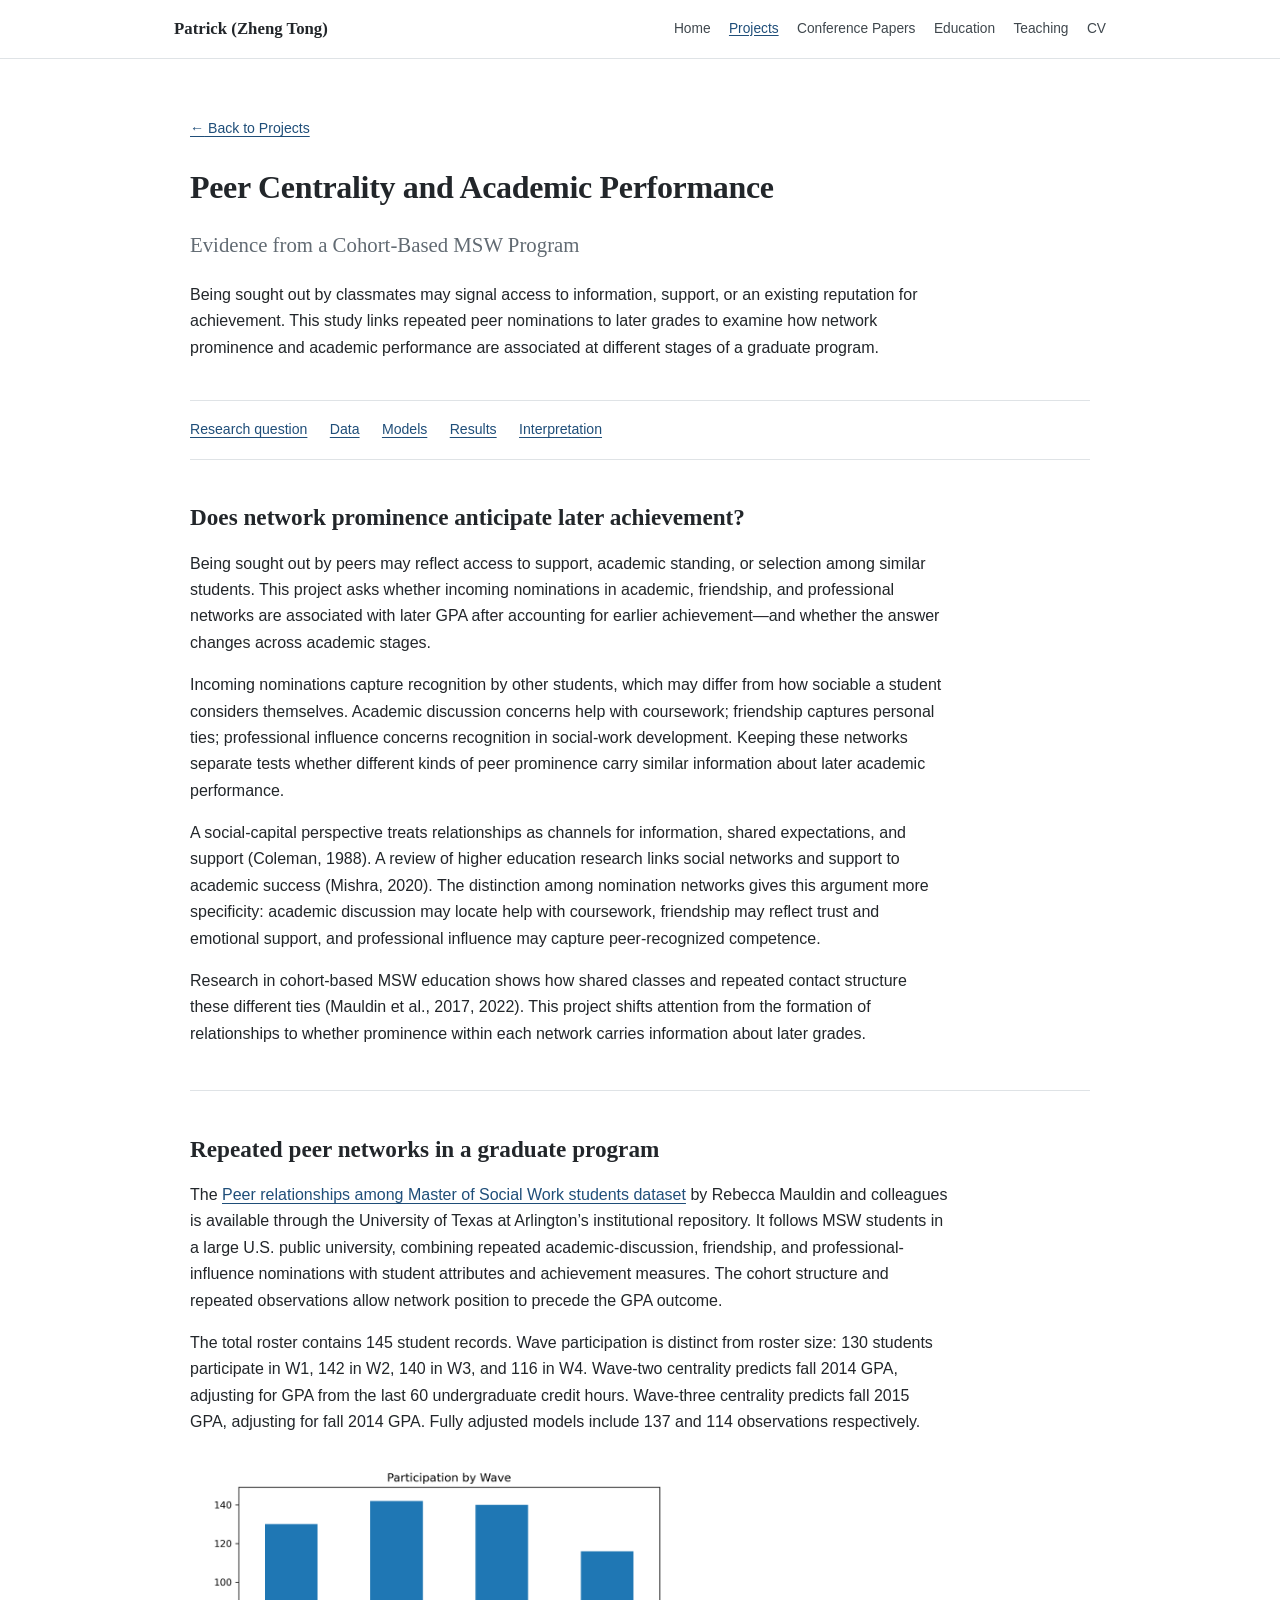
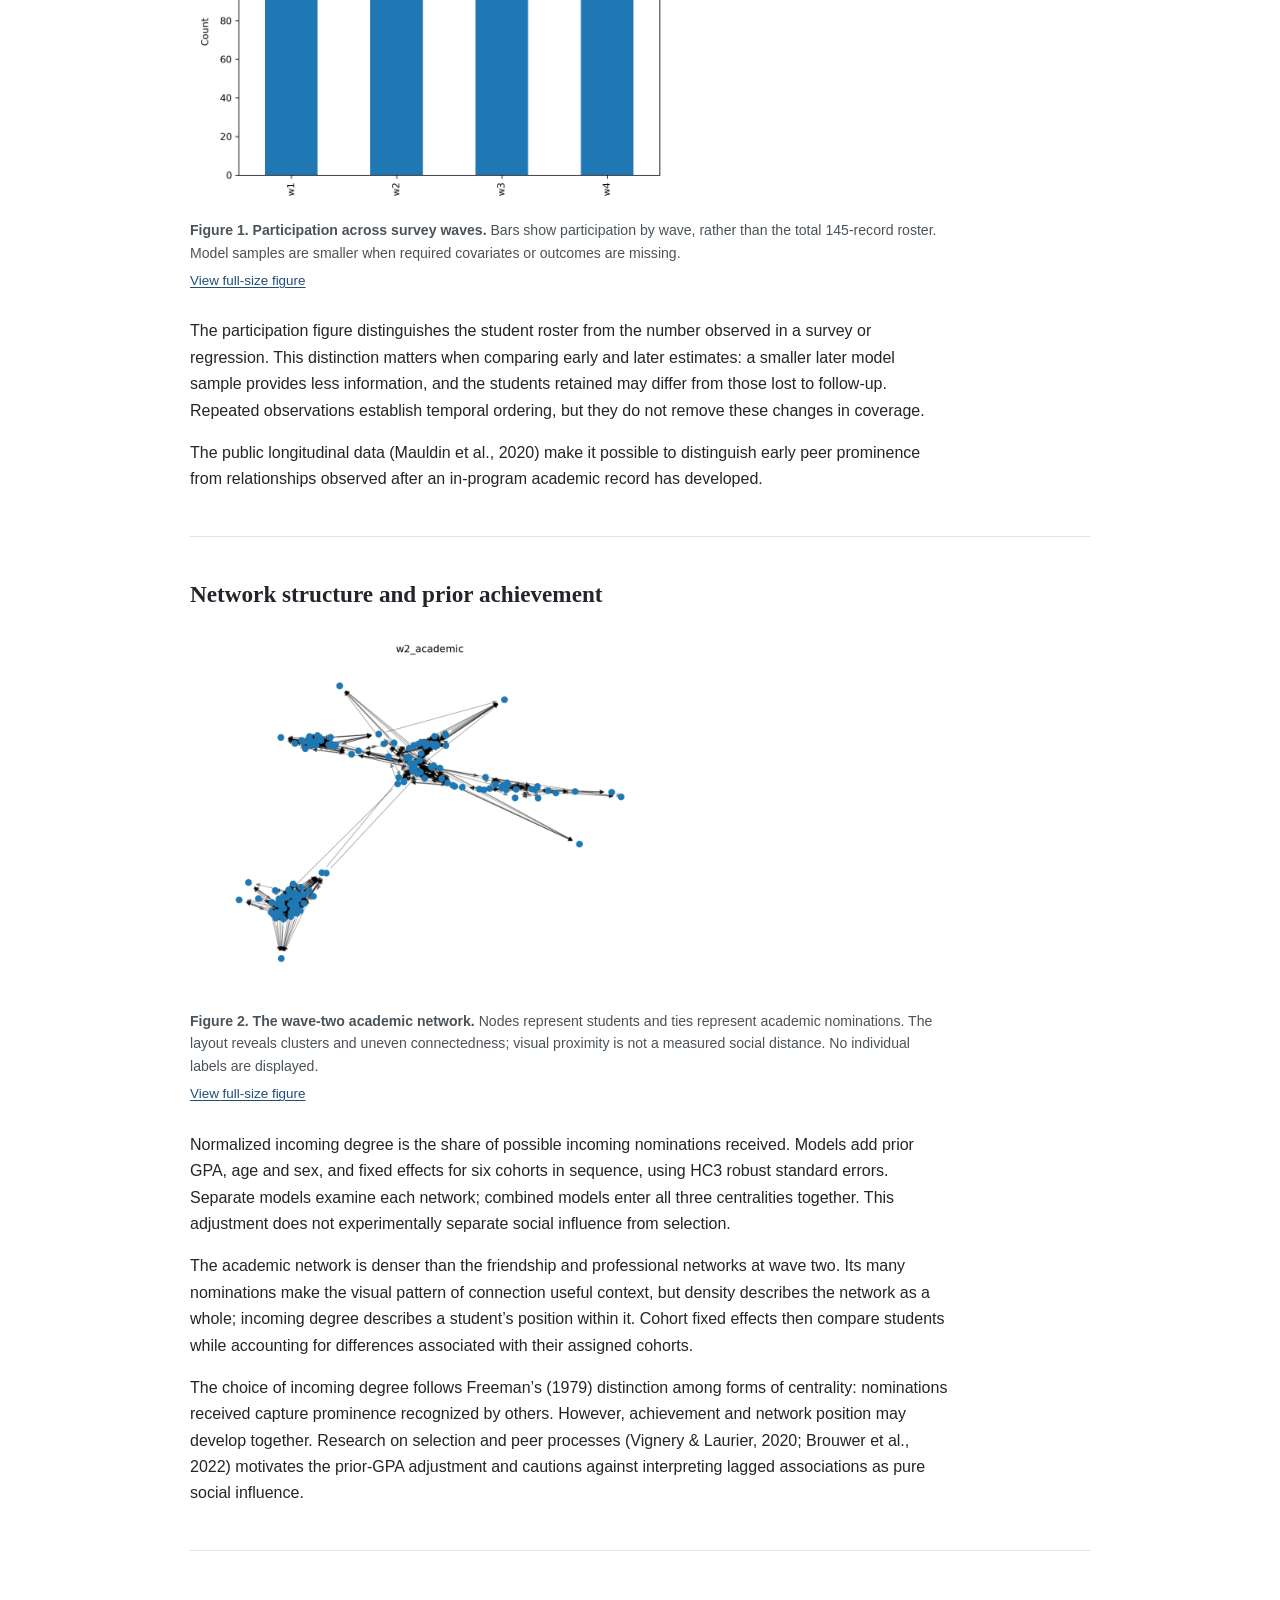
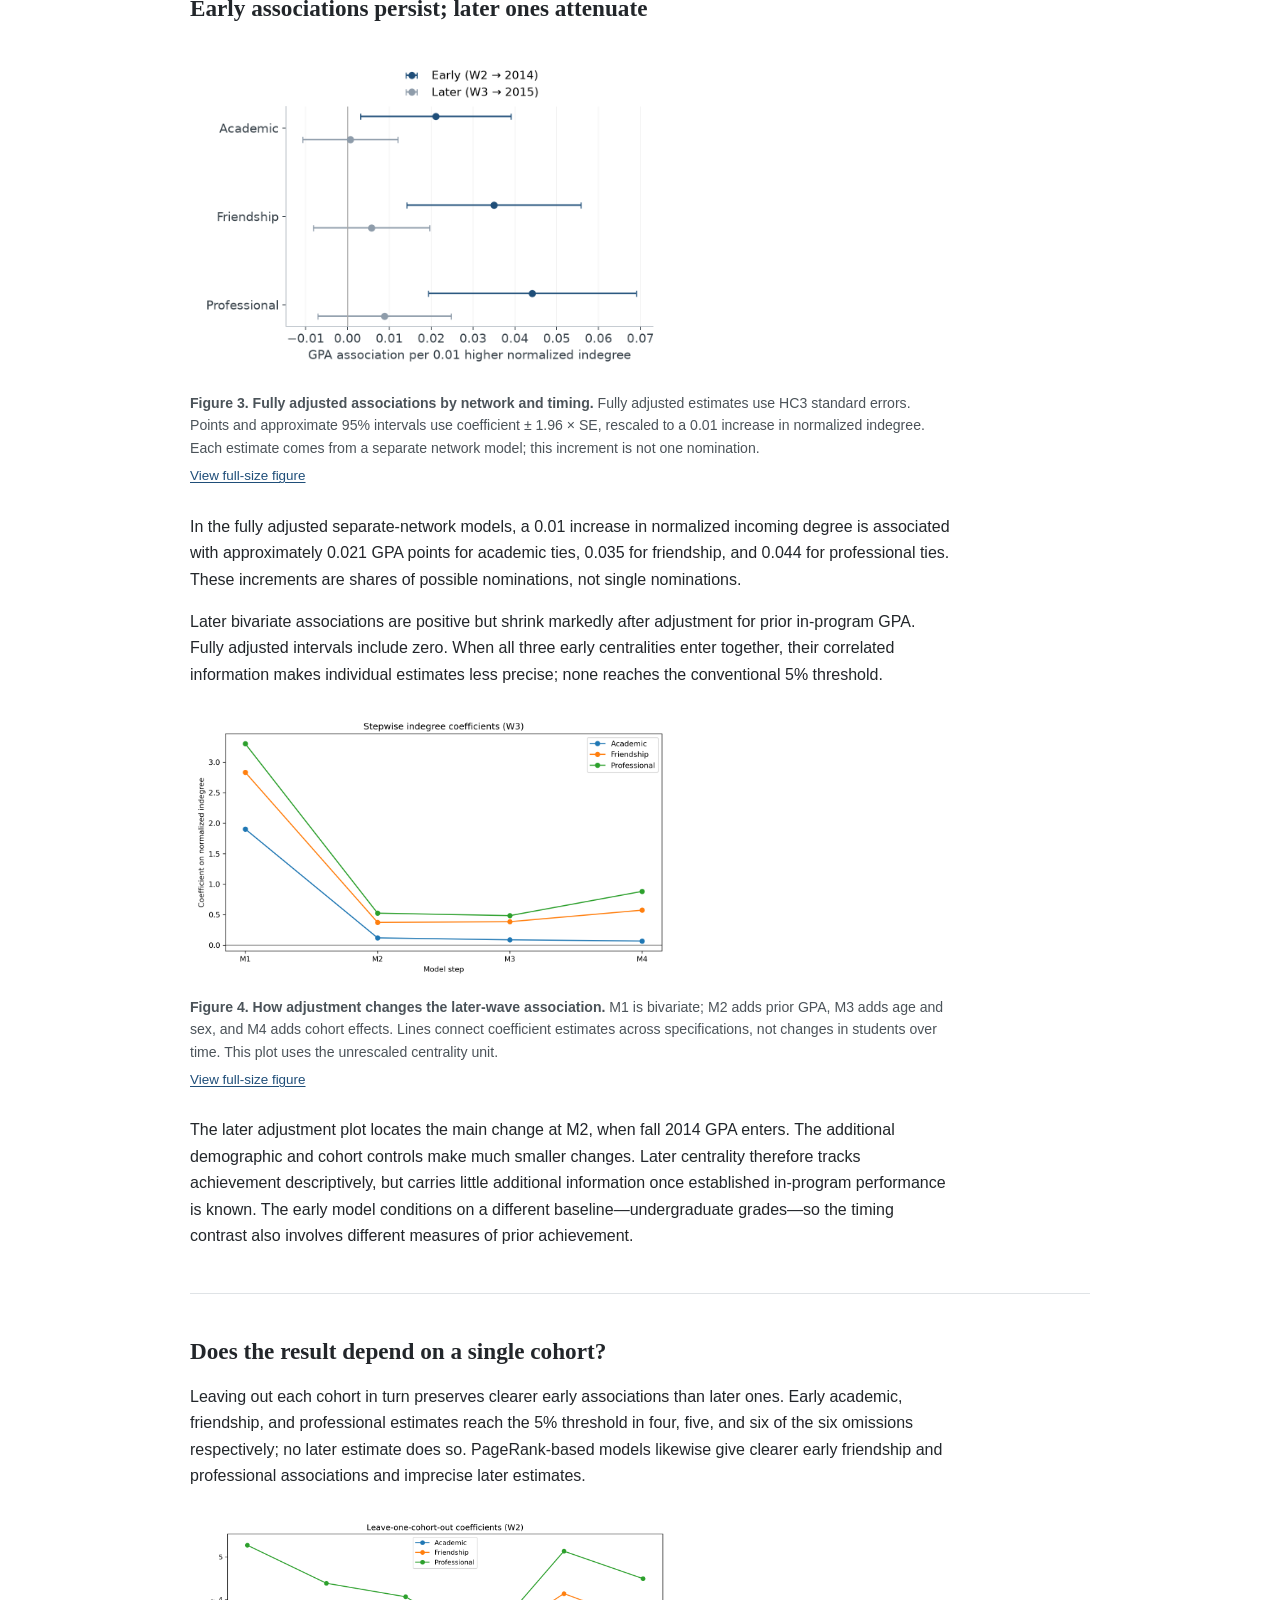
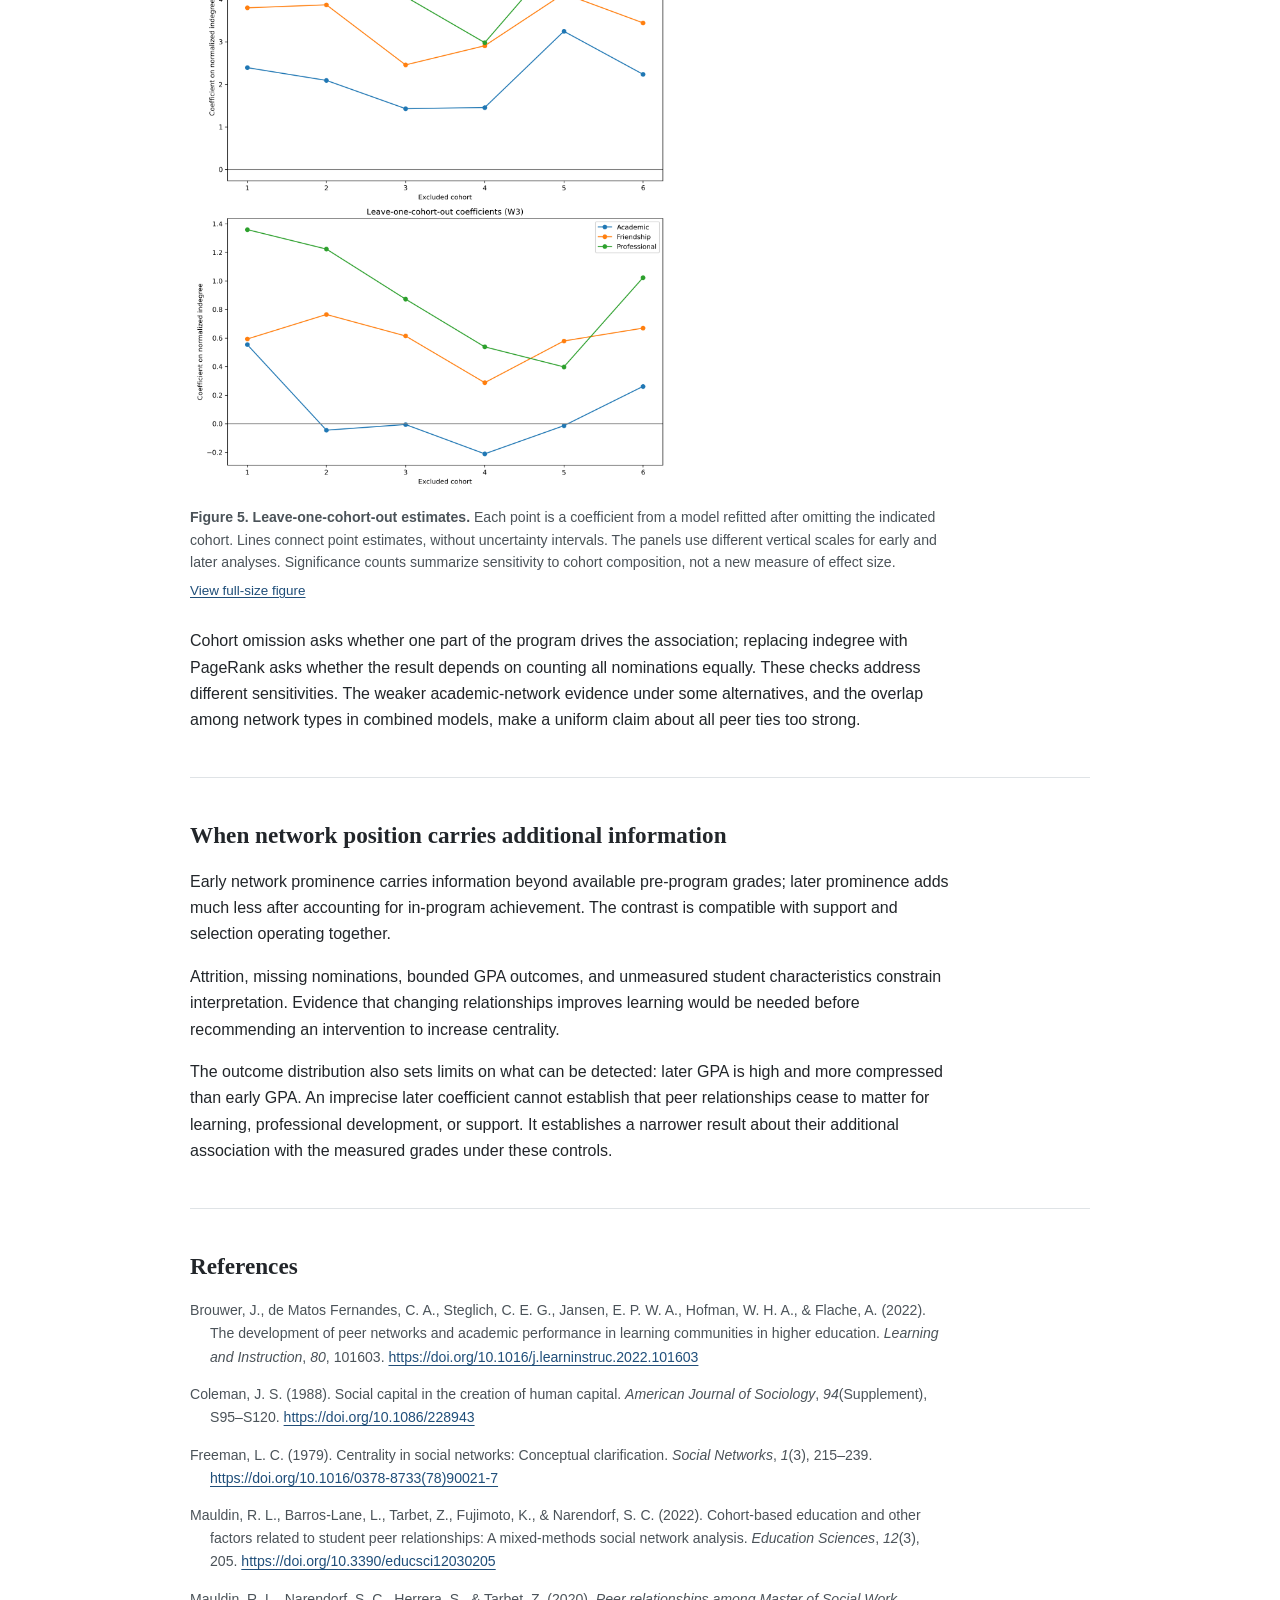
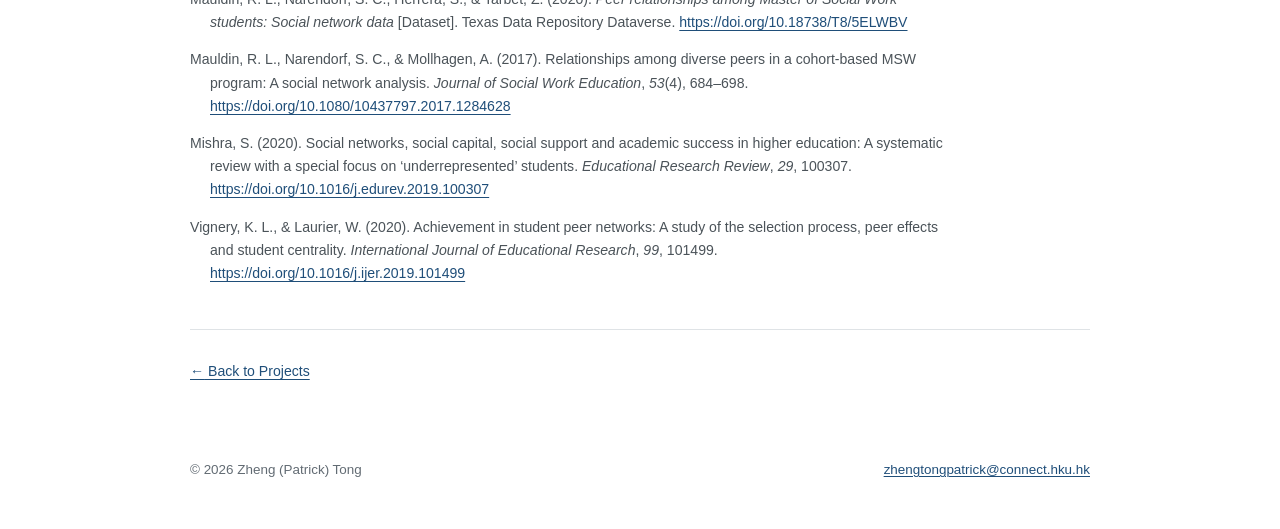
<file: projects/peer-centrality/index.html>
<!doctype html>
<html lang="en">
<head>
  <meta charset="utf-8">
  <meta name="viewport" content="width=device-width, initial-scale=1">
  <link rel="icon" href="data:,">
  <title>Peer Centrality and Academic Performance</title>
  <meta name="description" content="Being sought out by classmates may signal access to information, support, or an existing reputation for achievement. This study links repeated peer nominations to later grades to examine how network prominence and academic performance are associated at different stages of a graduate program.">
  <meta property="og:title" content="Peer Centrality and Academic Performance">
  <meta property="og:description" content="Being sought out by classmates may signal access to information, support, or an existing reputation for achievement. This study links repeated peer nominations to later grades to examine how network prominence and academic performance are associated at different stages of a graduate program.">
  <meta property="og:type" content="article">
  <link rel="stylesheet" href="../../styles.css">
</head>
<body>
  <a class="skip-link" href="#main">Skip to content</a>
  <header class="site-header">
    <nav class="nav" aria-label="Primary navigation">
      <a class="name" href="../../#home">Patrick (Zheng Tong)</a>
      <div class="nav-links">
        <a href="../../#home">Home</a><a href="../" aria-current="location">Projects</a>
        <a href="../../#papers">Conference Papers</a><a href="../../#education">Education</a><a href="../../#teaching">Teaching</a>
        <a href="../../CV_Patrick.pdf" target="_blank" rel="noopener">CV</a>
      </div>
    </nav>
  </header>
  <main id="main">
    <article>
      <header class="page-intro">
        <a class="back-link" href="../"><span aria-hidden="true">←</span> Back to Projects</a>
        <h1>Peer Centrality and Academic Performance</h1>
        <p class="project-subtitle">Evidence from a Cohort-Based MSW Program</p>
        <p class="project-summary">Being sought out by classmates may signal access to information, support, or an existing reputation for achievement. This study links repeated peer nominations to later grades to examine how network prominence and academic performance are associated at different stages of a graduate program.</p>
      </header>
      <nav class="project-toc" aria-label="On this page"><a href="#question">Research question</a><a href="#data">Data</a><a href="#models">Models</a><a href="#results">Results</a><a href="#interpretation">Interpretation</a></nav>
      <div class="project-body">
<section id="question"><h2>Does network prominence anticipate later achievement?</h2>
<p>Being sought out by peers may reflect access to support, academic standing, or selection among similar students. This project asks whether incoming nominations in academic, friendship, and professional networks are associated with later GPA after accounting for earlier achievement—and whether the answer changes across academic stages.</p>
<p>Incoming nominations capture recognition by other students, which may differ from how sociable a student considers themselves. Academic discussion concerns help with coursework; friendship captures personal ties; professional influence concerns recognition in social-work development. Keeping these networks separate tests whether different kinds of peer prominence carry similar information about later academic performance.</p>

<p>A social-capital perspective treats relationships as channels for information, shared expectations, and support <span data-cites="coleman">(Coleman, 1988)</span>. A review of higher education research links social networks and support to academic success <span data-cites="mishra">(Mishra, 2020)</span>. The distinction among nomination networks gives this argument more specificity: academic discussion may locate help with coursework, friendship may reflect trust and emotional support, and professional influence may capture peer-recognized competence.</p>
<p>Research in cohort-based MSW education shows how shared classes and repeated contact structure these different ties <span data-cites="mauldin17 mauldin22">(Mauldin et al., 2017, 2022)</span>. This project shifts attention from the formation of relationships to whether prominence within each network carries information about later grades.</p>

</section>
<section id="data"><h2>Repeated peer networks in a graduate program</h2>
<p>The <a href="https://mavmatrix.uta.edu/socialnetworksforsocialgood_datasets/2/">Peer relationships among Master of Social Work students dataset</a> by Rebecca Mauldin and colleagues is available through the University of Texas at Arlington’s institutional repository. It follows MSW students in a large U.S. public university, combining repeated academic-discussion, friendship, and professional-influence nominations with student attributes and achievement measures. The cohort structure and repeated observations allow network position to precede the GPA outcome.</p>
<p>The total roster contains 145 student records. Wave participation is distinct from roster size: 130 students participate in W1, 142 in W2, 140 in W3, and 116 in W4. Wave-two centrality predicts fall 2014 GPA, adjusting for GPA from the last 60 undergraduate credit hours. Wave-three centrality predicts fall 2015 GPA, adjusting for fall 2014 GPA. Fully adjusted models include 137 and 114 observations respectively.</p>
<figure class="research-figure"><img src="../../assets/projects/peer-centrality/participation.png" width="2100" height="1500" alt="Participation by wave: 130 at wave one, 142 at wave two, 140 at wave three, and 116 at wave four." loading="lazy" decoding="async"><figcaption><strong>Figure 1. Participation across survey waves.</strong> Bars show participation by wave, rather than the total 145-record roster. Model samples are smaller when required covariates or outcomes are missing.<br><a class="figure-link" href="../../assets/projects/peer-centrality/participation.png">View full-size figure</a></figcaption></figure>
<p>The participation figure distinguishes the student roster from the number observed in a survey or regression. This distinction matters when comparing early and later estimates: a smaller later model sample provides less information, and the students retained may differ from those lost to follow-up. Repeated observations establish temporal ordering, but they do not remove these changes in coverage.</p>

<p>The public longitudinal data <span data-cites="mauldin20">(Mauldin et al., 2020)</span> make it possible to distinguish early peer prominence from relationships observed after an in-program academic record has developed.</p>

</section>
<section id="models"><h2>Network structure and prior achievement</h2>
<figure class="research-figure"><img src="../../assets/projects/peer-centrality/academic-network.png" width="2400" height="1800" alt="An unlabeled academic nomination network showing clusters of connected students." loading="lazy" decoding="async"><figcaption><strong>Figure 2. The wave-two academic network.</strong> Nodes represent students and ties represent academic nominations. The layout reveals clusters and uneven connectedness; visual proximity is not a measured social distance. No individual labels are displayed.<br><a class="figure-link" href="../../assets/projects/peer-centrality/academic-network.png">View full-size figure</a></figcaption></figure>
<p>Normalized incoming degree is the share of possible incoming nominations received. Models add prior GPA, age and sex, and fixed effects for six cohorts in sequence, using HC3 robust standard errors. Separate models examine each network; combined models enter all three centralities together. This adjustment does not experimentally separate social influence from selection.</p>
<p>The academic network is denser than the friendship and professional networks at wave two. Its many nominations make the visual pattern of connection useful context, but density describes the network as a whole; incoming degree describes a student’s position within it. Cohort fixed effects then compare students while accounting for differences associated with their assigned cohorts.</p>

<p>The choice of incoming degree follows <span data-cites="freeman">Freeman’s (1979)</span> distinction among forms of centrality: nominations received capture prominence recognized by others. However, achievement and network position may develop together. Research on selection and peer processes <span data-cites="vignery brouwer">(Vignery &amp; Laurier, 2020; Brouwer et al., 2022)</span> motivates the prior-GPA adjustment and cautions against interpreting lagged associations as pure social influence.</p>

</section>
<section id="results"><h2>Early associations persist; later ones attenuate</h2>
<figure class="research-figure"><img src="../../assets/projects/peer-centrality/adjusted-associations.png" width="1180" height="806" alt="Early academic, friendship, and professional centrality coefficients are positive with intervals above zero. Later coefficients are smaller and their intervals include zero." loading="lazy" decoding="async"><figcaption><strong>Figure 3. Fully adjusted associations by network and timing.</strong> Fully adjusted estimates use HC3 standard errors. Points and approximate 95% intervals use coefficient ± 1.96 × SE, rescaled to a 0.01 increase in normalized indegree. Each estimate comes from a separate network model; this increment is not one nomination.<br><a class="figure-link" href="../../assets/projects/peer-centrality/adjusted-associations.png">View full-size figure</a></figcaption></figure><p>In the fully adjusted separate-network models, a 0.01 increase in normalized incoming degree is associated with approximately 0.021 GPA points for academic ties, 0.035 for friendship, and 0.044 for professional ties. These increments are shares of possible nominations, not single nominations.</p>
<p>Later bivariate associations are positive but shrink markedly after adjustment for prior in-program GPA. Fully adjusted intervals include zero. When all three early centralities enter together, their correlated information makes individual estimates less precise; none reaches the conventional 5% threshold.</p>
<figure class="research-figure"><img src="../../assets/projects/peer-centrality/later-adjustment.png" width="2700" height="1500" alt="Later-wave centrality coefficients fall sharply from the bivariate model after earlier GPA is included." loading="lazy" decoding="async"><figcaption><strong>Figure 4. How adjustment changes the later-wave association.</strong> M1 is bivariate; M2 adds prior GPA, M3 adds age and sex, and M4 adds cohort effects. Lines connect coefficient estimates across specifications, not changes in students over time. This plot uses the unrescaled centrality unit.<br><a class="figure-link" href="../../assets/projects/peer-centrality/later-adjustment.png">View full-size figure</a></figcaption></figure>
<p>The later adjustment plot locates the main change at M2, when fall 2014 GPA enters. The additional demographic and cohort controls make much smaller changes. Later centrality therefore tracks achievement descriptively, but carries little additional information once established in-program performance is known. The early model conditions on a different baseline—undergraduate grades—so the timing contrast also involves different measures of prior achievement.</p>

</section>
<section id="robustness"><h2>Does the result depend on a single cohort?</h2>
<p>Leaving out each cohort in turn preserves clearer early associations than later ones. Early academic, friendship, and professional estimates reach the 5% threshold in four, five, and six of the six omissions respectively; no later estimate does so. PageRank-based models likewise give clearer early friendship and professional associations and imprecise later estimates.</p>
<figure class="research-figure"><img src="../../assets/projects/peer-centrality/cohort-robustness.png" width="3000" height="3600" alt="Early and later centrality point estimates across six cohort-omission checks." loading="lazy" decoding="async"><figcaption><strong>Figure 5. Leave-one-cohort-out estimates.</strong> Each point is a coefficient from a model refitted after omitting the indicated cohort. Lines connect point estimates, without uncertainty intervals. The panels use different vertical scales for early and later analyses. Significance counts summarize sensitivity to cohort composition, not a new measure of effect size.<br><a class="figure-link" href="../../assets/projects/peer-centrality/cohort-robustness.png">View full-size figure</a></figcaption></figure>
<p>Cohort omission asks whether one part of the program drives the association; replacing indegree with PageRank asks whether the result depends on counting all nominations equally. These checks address different sensitivities. The weaker academic-network evidence under some alternatives, and the overlap among network types in combined models, make a uniform claim about all peer ties too strong.</p>

</section>
<section id="interpretation"><h2>When network position carries additional information</h2>
<p>Early network prominence carries information beyond available pre-program grades; later prominence adds much less after accounting for in-program achievement. The contrast is compatible with support and selection operating together.</p>
<p>Attrition, missing nominations, bounded GPA outcomes, and unmeasured student characteristics constrain interpretation. Evidence that changing relationships improves learning would be needed before recommending an intervention to increase centrality.</p>
<p>The outcome distribution also sets limits on what can be detected: later GPA is high and more compressed than early GPA. An imprecise later coefficient cannot establish that peer relationships cease to matter for learning, professional development, or support. It establishes a narrower result about their additional association with the measured grades under these controls.</p>

</section>
<section id="references" class="project-references" aria-labelledby="references-heading"><h2 id="references-heading">References</h2>
<p id="ref-brouwer">Brouwer, J., de Matos Fernandes, C. A., Steglich, C. E. G., Jansen, E. P. W. A., Hofman, W. H. A., &amp; Flache, A. (2022). The development of peer networks and academic performance in learning communities in higher education. <em>Learning and Instruction</em>, <em>80</em>, 101603. <a href="https://doi.org/10.1016/j.learninstruc.2022.101603">https://doi.org/10.1016/j.learninstruc.2022.101603</a></p>
<p id="ref-coleman">Coleman, J. S. (1988). Social capital in the creation of human capital. <em>American Journal of Sociology</em>, <em>94</em>(Supplement), S95–S120. <a href="https://doi.org/10.1086/228943">https://doi.org/10.1086/228943</a></p>
<p id="ref-freeman">Freeman, L. C. (1979). Centrality in social networks: Conceptual clarification. <em>Social Networks</em>, <em>1</em>(3), 215–239. <a href="https://doi.org/10.1016/0378-8733(78)90021-7">https://doi.org/10.1016/0378-8733(78)90021-7</a></p>
<p id="ref-mauldin22">Mauldin, R. L., Barros-Lane, L., Tarbet, Z., Fujimoto, K., &amp; Narendorf, S. C. (2022). Cohort-based education and other factors related to student peer relationships: A mixed-methods social network analysis. <em>Education Sciences</em>, <em>12</em>(3), 205. <a href="https://doi.org/10.3390/educsci12030205">https://doi.org/10.3390/educsci12030205</a></p>
<p id="ref-mauldin20">Mauldin, R. L., Narendorf, S. C., Herrera, S., &amp; Tarbet, Z. (2020). <em>Peer relationships among Master of Social Work students: Social network data</em> [Dataset]. Texas Data Repository Dataverse. <a href="https://doi.org/10.18738/T8/5ELWBV">https://doi.org/10.18738/T8/5ELWBV</a></p>
<p id="ref-mauldin17">Mauldin, R. L., Narendorf, S. C., &amp; Mollhagen, A. (2017). Relationships among diverse peers in a cohort-based MSW program: A social network analysis. <em>Journal of Social Work Education</em>, <em>53</em>(4), 684–698. <a href="https://doi.org/10.1080/10437797.2017.1284628">https://doi.org/10.1080/10437797.2017.1284628</a></p>
<p id="ref-mishra">Mishra, S. (2020). Social networks, social capital, social support and academic success in higher education: A systematic review with a special focus on ‘underrepresented’ students. <em>Educational Research Review</em>, <em>29</em>, 100307. <a href="https://doi.org/10.1016/j.edurev.2019.100307">https://doi.org/10.1016/j.edurev.2019.100307</a></p>
<p id="ref-vignery">Vignery, K. L., &amp; Laurier, W. (2020). Achievement in student peer networks: A study of the selection process, peer effects and student centrality. <em>International Journal of Educational Research</em>, <em>99</em>, 101499. <a href="https://doi.org/10.1016/j.ijer.2019.101499">https://doi.org/10.1016/j.ijer.2019.101499</a></p>
</section>
      </div>
      <p class="project-end"><a class="back-link" href="../"><span aria-hidden="true">←</span> Back to Projects</a></p>
    </article>
  </main>
  <footer><span>© 2026 Zheng (Patrick) Tong</span><a href="mailto:zhengtongpatrick@connect.hku.hk">zhengtongpatrick@connect.hku.hk</a></footer>
</body>
</html>
</file>
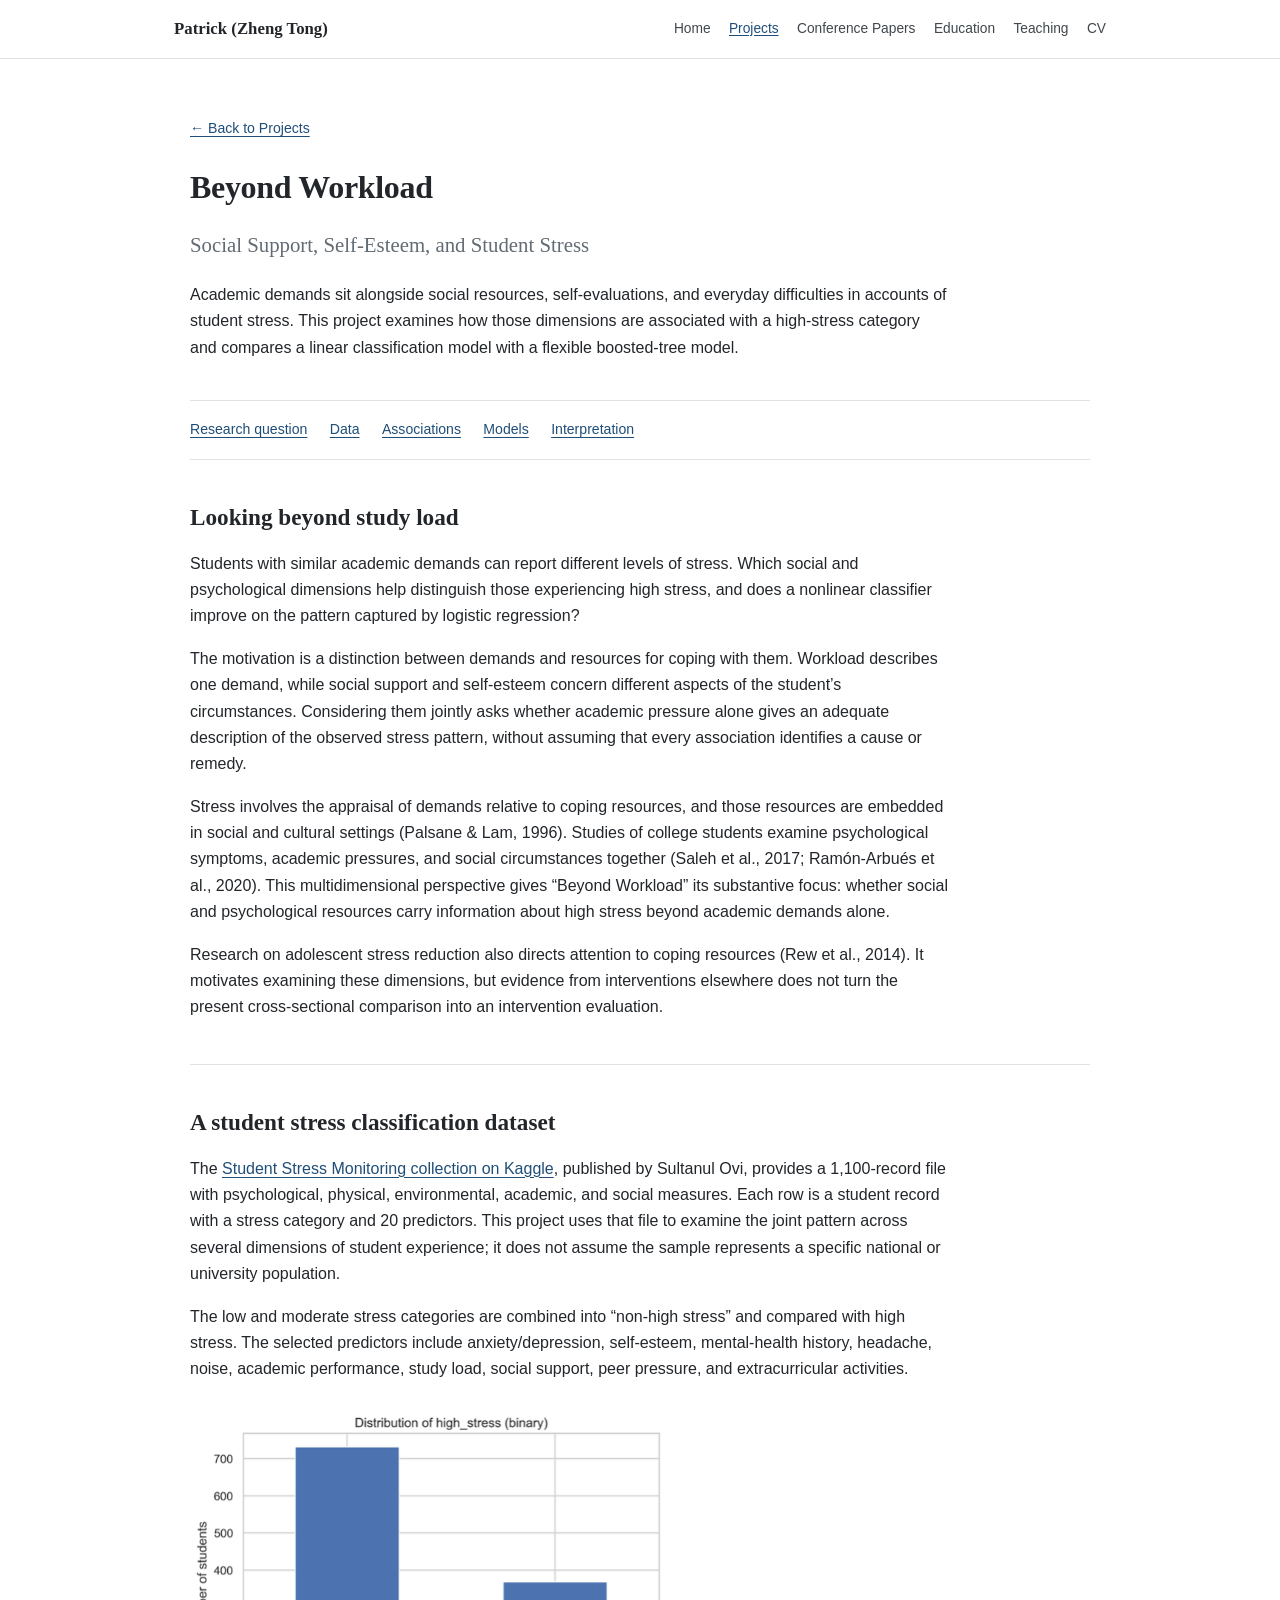
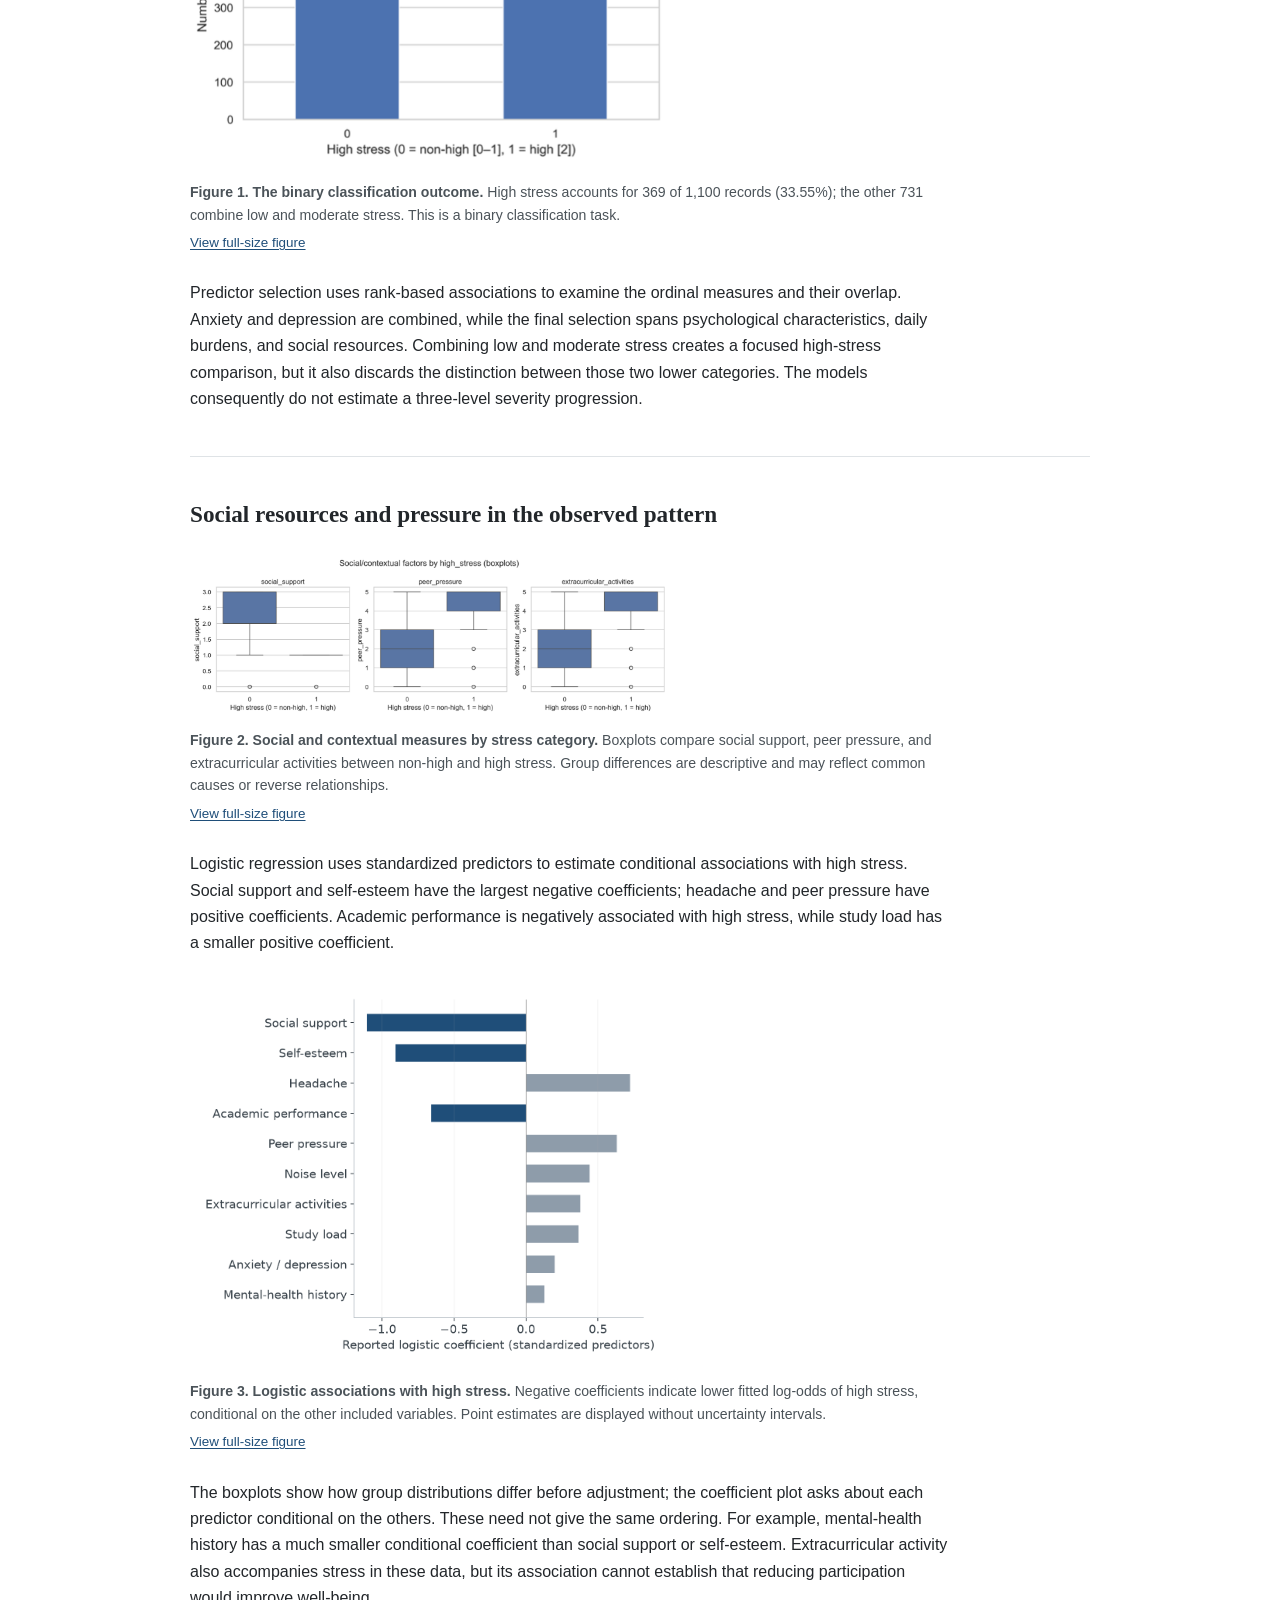
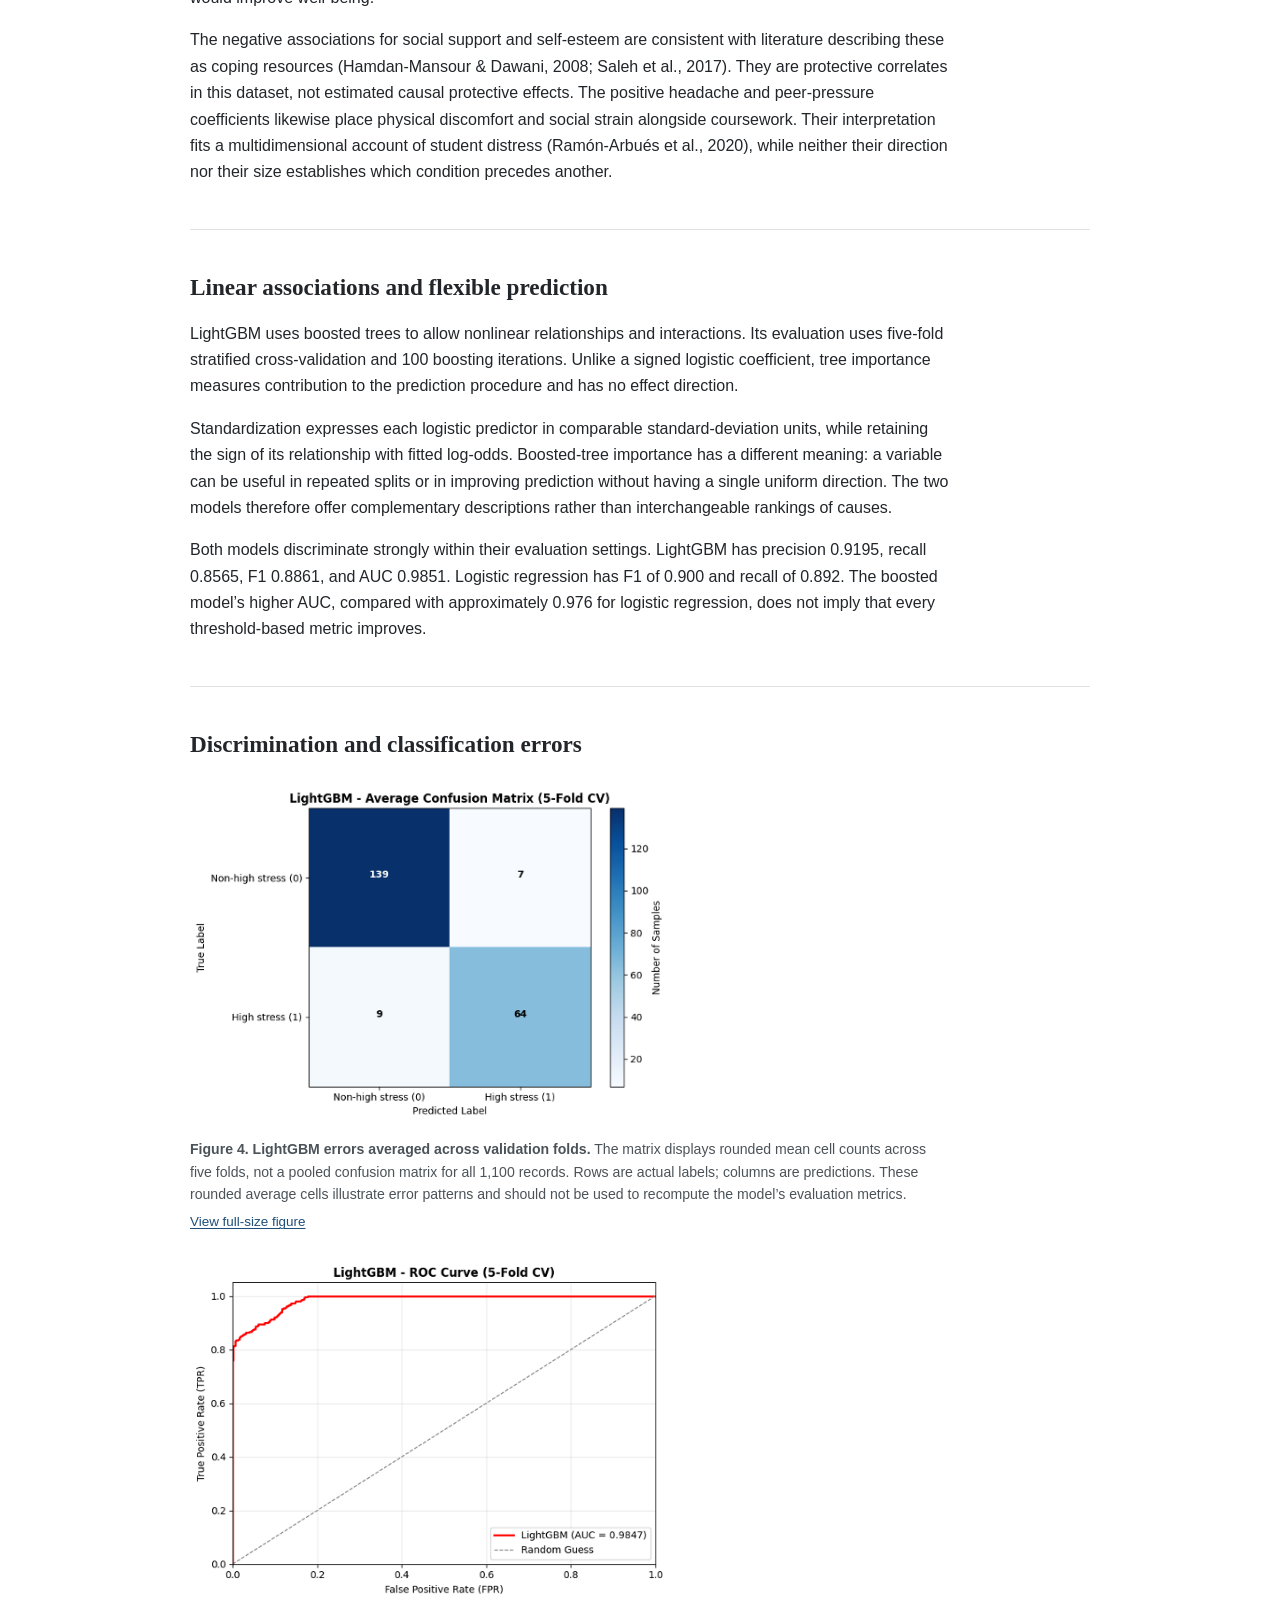
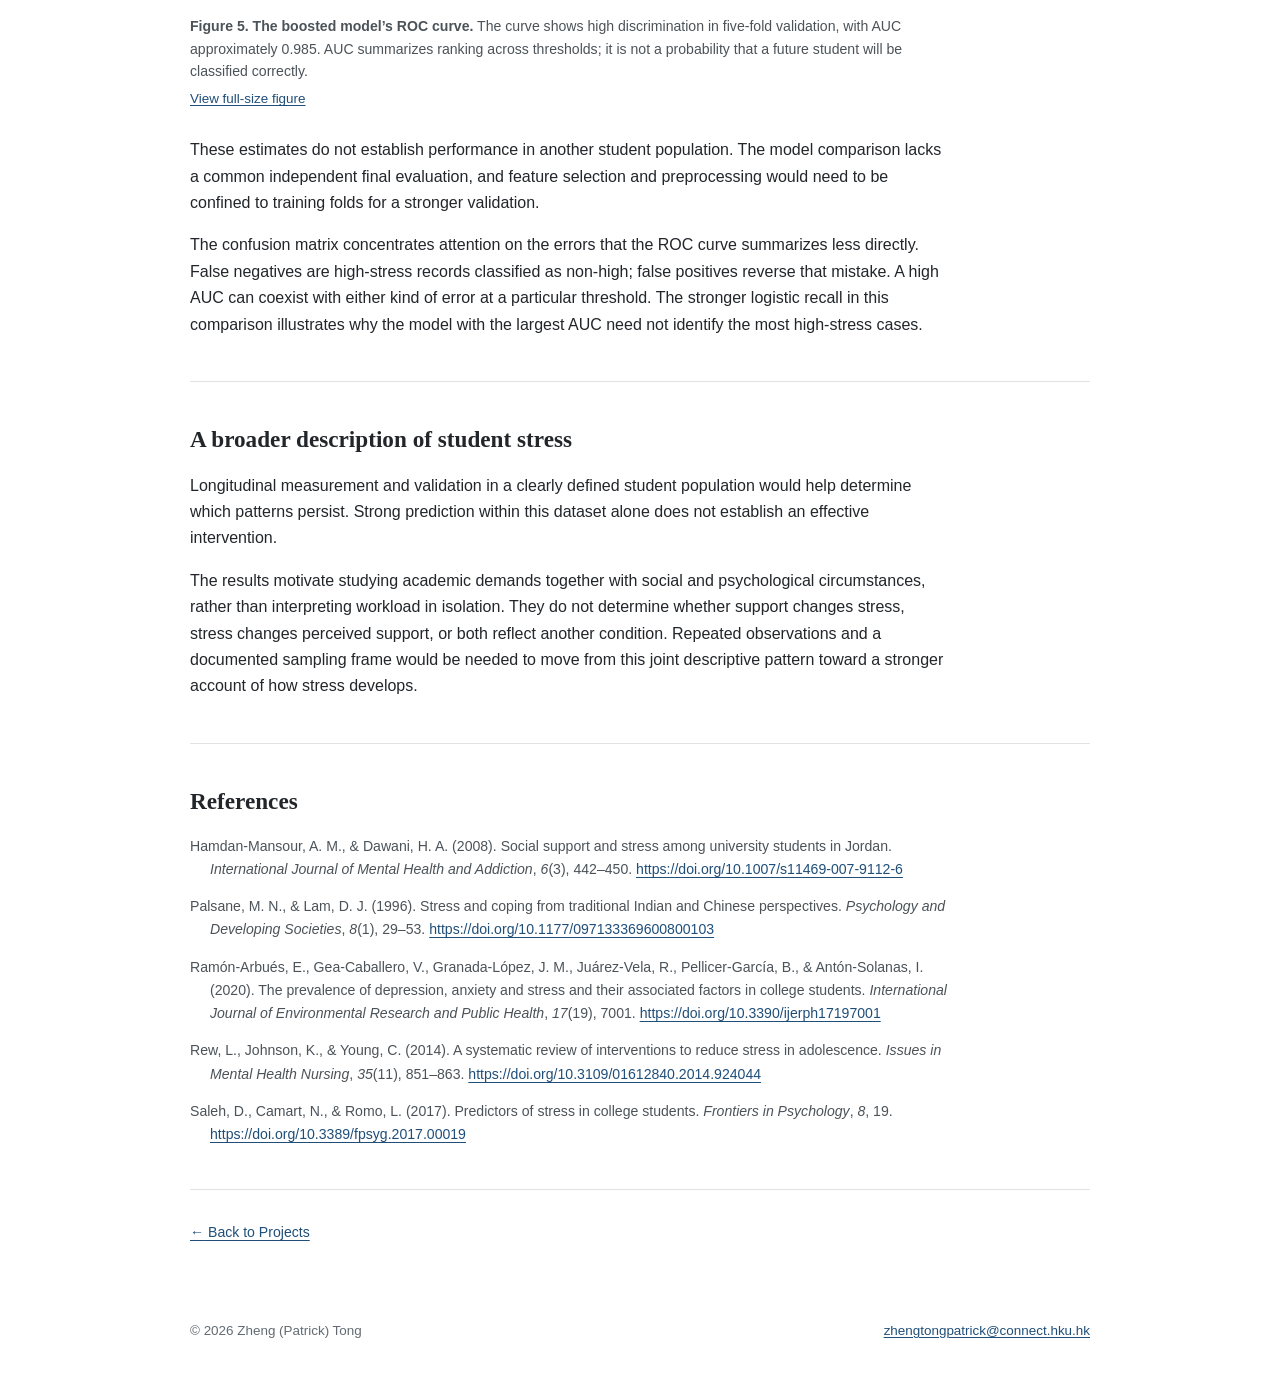
<file: projects/student-stress/index.html>
<!doctype html>
<html lang="en">
<head>
  <meta charset="utf-8">
  <meta name="viewport" content="width=device-width, initial-scale=1">
  <link rel="icon" href="data:,">
  <title>Beyond Workload</title>
  <meta name="description" content="Academic demands sit alongside social resources, self-evaluations, and everyday difficulties in accounts of student stress. This project examines how those dimensions are associated with a high-stress category and compares a linear classification model with a flexible boosted-tree model.">
  <meta property="og:title" content="Beyond Workload">
  <meta property="og:description" content="Academic demands sit alongside social resources, self-evaluations, and everyday difficulties in accounts of student stress. This project examines how those dimensions are associated with a high-stress category and compares a linear classification model with a flexible boosted-tree model.">
  <meta property="og:type" content="article">
  <link rel="stylesheet" href="../../styles.css">
</head>
<body>
  <a class="skip-link" href="#main">Skip to content</a>
  <header class="site-header">
    <nav class="nav" aria-label="Primary navigation">
      <a class="name" href="../../#home">Patrick (Zheng Tong)</a>
      <div class="nav-links">
        <a href="../../#home">Home</a><a href="../" aria-current="location">Projects</a>
        <a href="../../#papers">Conference Papers</a><a href="../../#education">Education</a><a href="../../#teaching">Teaching</a>
        <a href="../../CV_Patrick.pdf" target="_blank" rel="noopener">CV</a>
      </div>
    </nav>
  </header>
  <main id="main">
    <article>
      <header class="page-intro">
        <a class="back-link" href="../"><span aria-hidden="true">←</span> Back to Projects</a>
        <h1>Beyond Workload</h1>
        <p class="project-subtitle">Social Support, Self-Esteem, and Student Stress</p>
        <p class="project-summary">Academic demands sit alongside social resources, self-evaluations, and everyday difficulties in accounts of student stress. This project examines how those dimensions are associated with a high-stress category and compares a linear classification model with a flexible boosted-tree model.</p>
      </header>
      <nav class="project-toc" aria-label="On this page"><a href="#question">Research question</a><a href="#data">Data</a><a href="#associations">Associations</a><a href="#models">Models</a><a href="#interpretation">Interpretation</a></nav>
      <div class="project-body">
<section id="question"><h2>Looking beyond study load</h2>
<p>Students with similar academic demands can report different levels of stress. Which social and psychological dimensions help distinguish those experiencing high stress, and does a nonlinear classifier improve on the pattern captured by logistic regression?</p>
<p>The motivation is a distinction between demands and resources for coping with them. Workload describes one demand, while social support and self-esteem concern different aspects of the student’s circumstances. Considering them jointly asks whether academic pressure alone gives an adequate description of the observed stress pattern, without assuming that every association identifies a cause or remedy.</p>

<p>Stress involves the appraisal of demands relative to coping resources, and those resources are embedded in social and cultural settings <span data-cites="palsane">(Palsane &amp; Lam, 1996)</span>. Studies of college students examine psychological symptoms, academic pressures, and social circumstances together <span data-cites="saleh ramon">(Saleh et al., 2017; Ramón-Arbués et al., 2020)</span>. This multidimensional perspective gives “Beyond Workload” its substantive focus: whether social and psychological resources carry information about high stress beyond academic demands alone.</p>
<p>Research on adolescent stress reduction also directs attention to coping resources <span data-cites="rew">(Rew et al., 2014)</span>. It motivates examining these dimensions, but evidence from interventions elsewhere does not turn the present cross-sectional comparison into an intervention evaluation.</p>

</section>
<section id="data"><h2>A student stress classification dataset</h2>
<p>The <a href="https://www.kaggle.com/datasets/mdsultanulislamovi/student-stress-monitoring-datasets">Student Stress Monitoring collection on Kaggle</a>, published by Sultanul Ovi, provides a 1,100-record file with psychological, physical, environmental, academic, and social measures. Each row is a student record with a stress category and 20 predictors. This project uses that file to examine the joint pattern across several dimensions of student experience; it does not assume the sample represents a specific national or university population.</p>
<p>The low and moderate stress categories are combined into “non-high stress” and compared with high stress. The selected predictors include anxiety/depression, self-esteem, mental-health history, headache, noise, academic performance, study load, social support, peer pressure, and extracurricular activities.</p>
<figure class="research-figure"><img src="../../assets/projects/student-stress/stress-distribution.png" width="647" height="482" alt="Bar plot of 731 non-high-stress and 369 high-stress records." loading="lazy" decoding="async"><figcaption><strong>Figure 1. The binary classification outcome.</strong> High stress accounts for 369 of 1,100 records (33.55%); the other 731 combine low and moderate stress. This is a binary classification task.<br><a class="figure-link" href="../../assets/projects/student-stress/stress-distribution.png">View full-size figure</a></figcaption></figure>
<p>Predictor selection uses rank-based associations to examine the ordinal measures and their overlap. Anxiety and depression are combined, while the final selection spans psychological characteristics, daily burdens, and social resources. Combining low and moderate stress creates a focused high-stress comparison, but it also discards the distinction between those two lower categories. The models consequently do not estimate a three-level severity progression.</p>

</section>
<section id="associations"><h2>Social resources and pressure in the observed pattern</h2>
<figure class="research-figure"><img src="../../assets/projects/student-stress/social-context.png" width="1384" height="461" alt="High-stress records show lower social support and higher peer pressure and extracurricular-activity scores." loading="lazy" decoding="async"><figcaption><strong>Figure 2. Social and contextual measures by stress category.</strong> Boxplots compare social support, peer pressure, and extracurricular activities between non-high and high stress. Group differences are descriptive and may reflect common causes or reverse relationships.<br><a class="figure-link" href="../../assets/projects/student-stress/social-context.png">View full-size figure</a></figcaption></figure>
<p>Logistic regression uses standardized predictors to estimate conditional associations with high stress. Social support and self-esteem have the largest negative coefficients; headache and peer pressure have positive coefficients. Academic performance is negatively associated with high stress, while study load has a smaller positive coefficient.</p>
<figure class="research-figure"><img src="../../assets/projects/student-stress/stress-associations.png" width="1237" height="986" alt="Social support and self-esteem have the largest negative coefficients. Headache and peer pressure have positive coefficients; academic performance has a negative coefficient." loading="lazy" decoding="async"><figcaption><strong>Figure 3. Logistic associations with high stress.</strong> Negative coefficients indicate lower fitted log-odds of high stress, conditional on the other included variables. Point estimates are displayed without uncertainty intervals.<br><a class="figure-link" href="../../assets/projects/student-stress/stress-associations.png">View full-size figure</a></figcaption></figure>
<p>The boxplots show how group distributions differ before adjustment; the coefficient plot asks about each predictor conditional on the others. These need not give the same ordering. For example, mental-health history has a much smaller conditional coefficient than social support or self-esteem. Extracurricular activity also accompanies stress in these data, but its association cannot establish that reducing participation would improve well-being.</p>
<p>The negative associations for social support and self-esteem are consistent with literature describing these as coping resources <span data-cites="hamdan saleh">(Hamdan-Mansour &amp; Dawani, 2008; Saleh et al., 2017)</span>. They are protective correlates in this dataset, not estimated causal protective effects. The positive headache and peer-pressure coefficients likewise place physical discomfort and social strain alongside coursework. Their interpretation fits a multidimensional account of student distress <span data-cites="ramon">(Ramón-Arbués et al., 2020)</span>, while neither their direction nor their size establishes which condition precedes another.</p>

</section>
<section id="models"><h2>Linear associations and flexible prediction</h2>
<p>LightGBM uses boosted trees to allow nonlinear relationships and interactions. Its evaluation uses five-fold stratified cross-validation and 100 boosting iterations. Unlike a signed logistic coefficient, tree importance measures contribution to the prediction procedure and has no effect direction.</p>
<p>Standardization expresses each logistic predictor in comparable standard-deviation units, while retaining the sign of its relationship with fitted log-odds. Boosted-tree importance has a different meaning: a variable can be useful in repeated splits or in improving prediction without having a single uniform direction. The two models therefore offer complementary descriptions rather than interchangeable rankings of causes.</p>
<p>Both models discriminate strongly within their evaluation settings. LightGBM has precision 0.9195, recall 0.8565, F1 0.8861, and AUC 0.9851. Logistic regression has F1 of 0.900 and recall of 0.892. The boosted model’s higher AUC, compared with approximately 0.976 for logistic regression, does not imply that every threshold-based metric improves.</p>

</section>
<section id="performance"><h2>Discrimination and classification errors</h2>
<figure class="research-figure"><img src="../../assets/projects/student-stress/stress-confusion.png" width="514" height="362" alt="Fold-average LightGBM confusion matrix with approximately 139 true negatives, 7 false positives, 9 false negatives, and 64 true positives." loading="lazy" decoding="async"><figcaption><strong>Figure 4. LightGBM errors averaged across validation folds.</strong> The matrix displays rounded mean cell counts across five folds, not a pooled confusion matrix for all 1,100 records. Rows are actual labels; columns are predictions. These rounded average cells illustrate error patterns and should not be used to recompute the model’s evaluation metrics.<br><a class="figure-link" href="../../assets/projects/student-stress/stress-confusion.png">View full-size figure</a></figcaption></figure>
<figure class="research-figure"><img src="../../assets/projects/student-stress/stress-roc.png" width="542" height="386" alt="LightGBM ROC curve rises near the upper-left corner, showing high discrimination across classification thresholds." loading="lazy" decoding="async"><figcaption><strong>Figure 5. The boosted model’s ROC curve.</strong> The curve shows high discrimination in five-fold validation, with AUC approximately 0.985. AUC summarizes ranking across thresholds; it is not a probability that a future student will be classified correctly.<br><a class="figure-link" href="../../assets/projects/student-stress/stress-roc.png">View full-size figure</a></figcaption></figure>
<p>These estimates do not establish performance in another student population. The model comparison lacks a common independent final evaluation, and feature selection and preprocessing would need to be confined to training folds for a stronger validation.</p>
<p>The confusion matrix concentrates attention on the errors that the ROC curve summarizes less directly. False negatives are high-stress records classified as non-high; false positives reverse that mistake. A high AUC can coexist with either kind of error at a particular threshold. The stronger logistic recall in this comparison illustrates why the model with the largest AUC need not identify the most high-stress cases.</p>

</section>
<section id="interpretation"><h2>A broader description of student stress</h2>
<p>Longitudinal measurement and validation in a clearly defined student population would help determine which patterns persist. Strong prediction within this dataset alone does not establish an effective intervention.</p>
<p>The results motivate studying academic demands together with social and psychological circumstances, rather than interpreting workload in isolation. They do not determine whether support changes stress, stress changes perceived support, or both reflect another condition. Repeated observations and a documented sampling frame would be needed to move from this joint descriptive pattern toward a stronger account of how stress develops.</p>

</section>
<section id="references" class="project-references" aria-labelledby="references-heading"><h2 id="references-heading">References</h2>
<p id="ref-hamdan">Hamdan-Mansour, A. M., &amp; Dawani, H. A. (2008). Social support and stress among university students in Jordan. <em>International Journal of Mental Health and Addiction</em>, <em>6</em>(3), 442–450. <a href="https://doi.org/10.1007/s11469-007-9112-6">https://doi.org/10.1007/s11469-007-9112-6</a></p>
<p id="ref-palsane">Palsane, M. N., &amp; Lam, D. J. (1996). Stress and coping from traditional Indian and Chinese perspectives. <em>Psychology and Developing Societies</em>, <em>8</em>(1), 29–53. <a href="https://doi.org/10.1177/097133369600800103">https://doi.org/10.1177/097133369600800103</a></p>
<p id="ref-ramon">Ramón-Arbués, E., Gea-Caballero, V., Granada-López, J. M., Juárez-Vela, R., Pellicer-García, B., &amp; Antón-Solanas, I. (2020). The prevalence of depression, anxiety and stress and their associated factors in college students. <em>International Journal of Environmental Research and Public Health</em>, <em>17</em>(19), 7001. <a href="https://doi.org/10.3390/ijerph17197001">https://doi.org/10.3390/ijerph17197001</a></p>
<p id="ref-rew">Rew, L., Johnson, K., &amp; Young, C. (2014). A systematic review of interventions to reduce stress in adolescence. <em>Issues in Mental Health Nursing</em>, <em>35</em>(11), 851–863. <a href="https://doi.org/10.3109/01612840.2014.924044">https://doi.org/10.3109/01612840.2014.924044</a></p>
<p id="ref-saleh">Saleh, D., Camart, N., &amp; Romo, L. (2017). Predictors of stress in college students. <em>Frontiers in Psychology</em>, <em>8</em>, 19. <a href="https://doi.org/10.3389/fpsyg.2017.00019">https://doi.org/10.3389/fpsyg.2017.00019</a></p>
</section>
      </div>
      <p class="project-end"><a class="back-link" href="../"><span aria-hidden="true">←</span> Back to Projects</a></p>
    </article>
  </main>
  <footer><span>© 2026 Zheng (Patrick) Tong</span><a href="mailto:zhengtongpatrick@connect.hku.hk">zhengtongpatrick@connect.hku.hk</a></footer>
</body>
</html>
</file>
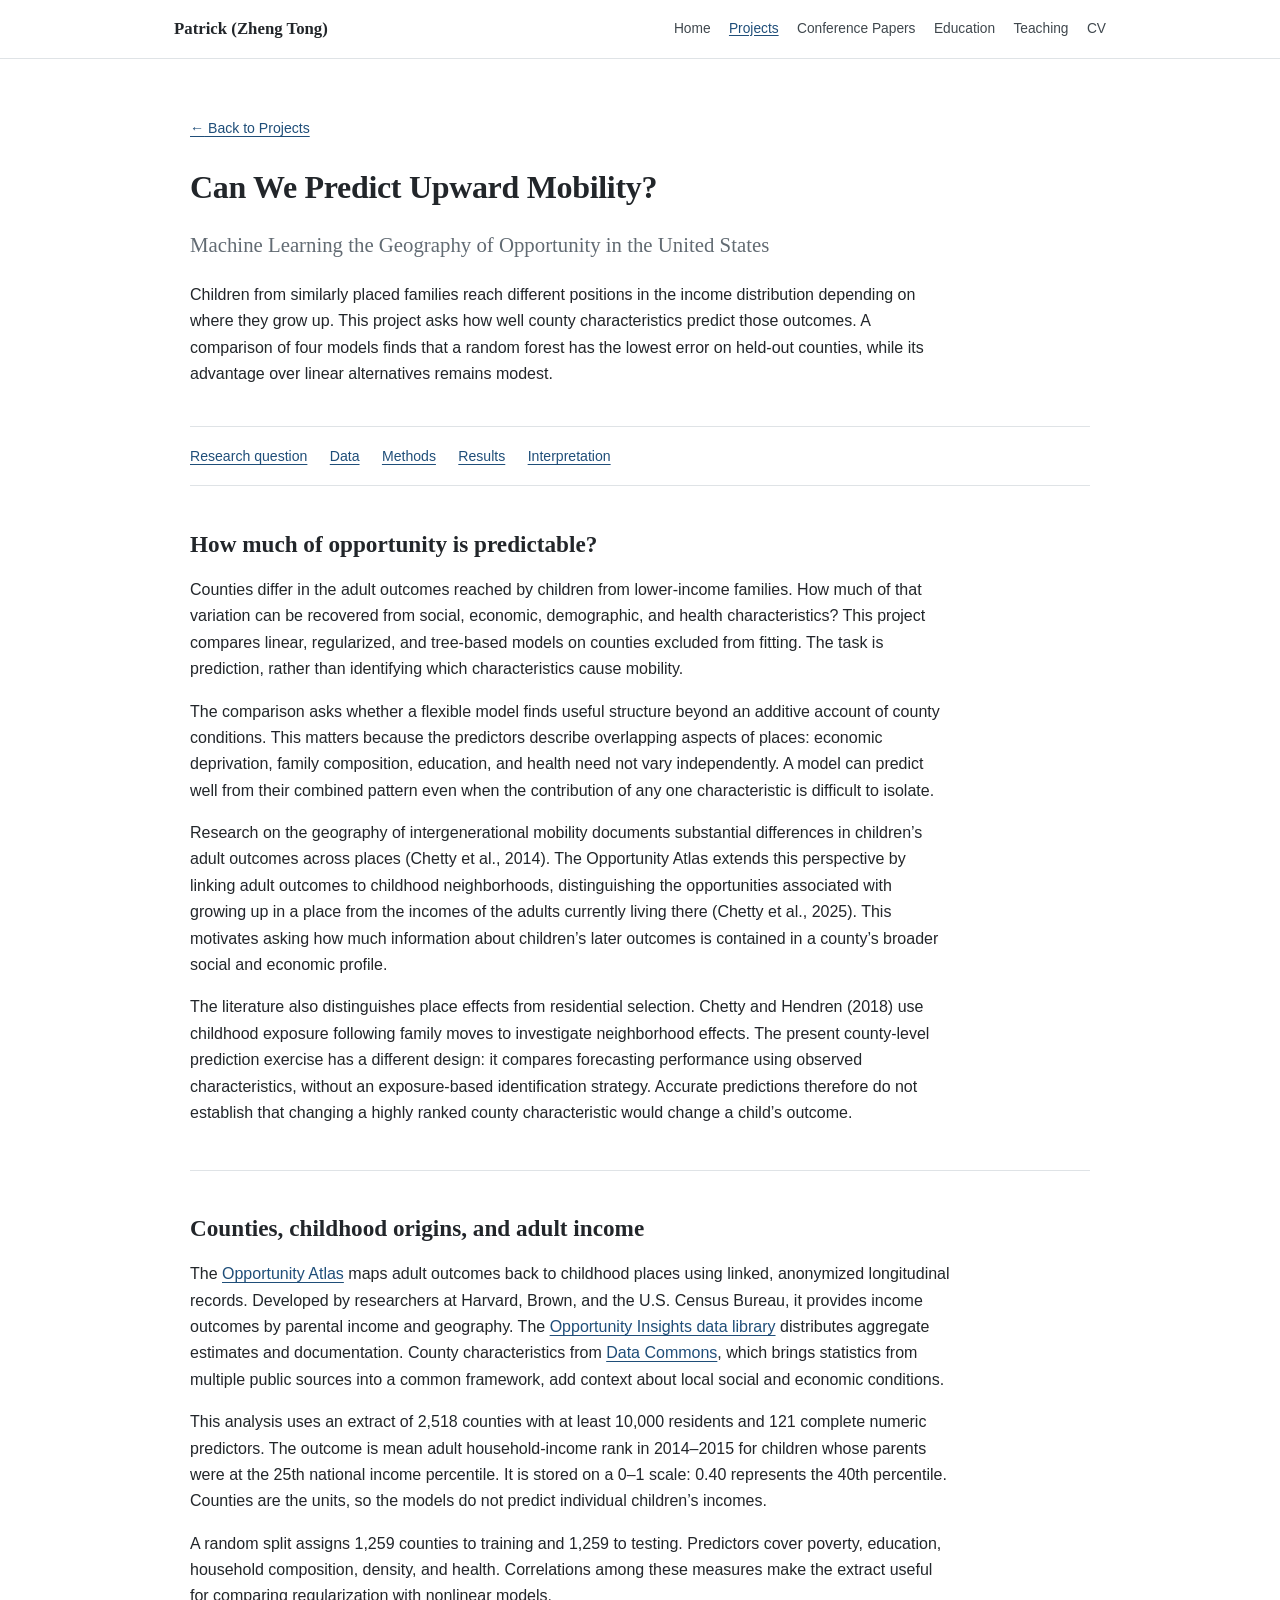
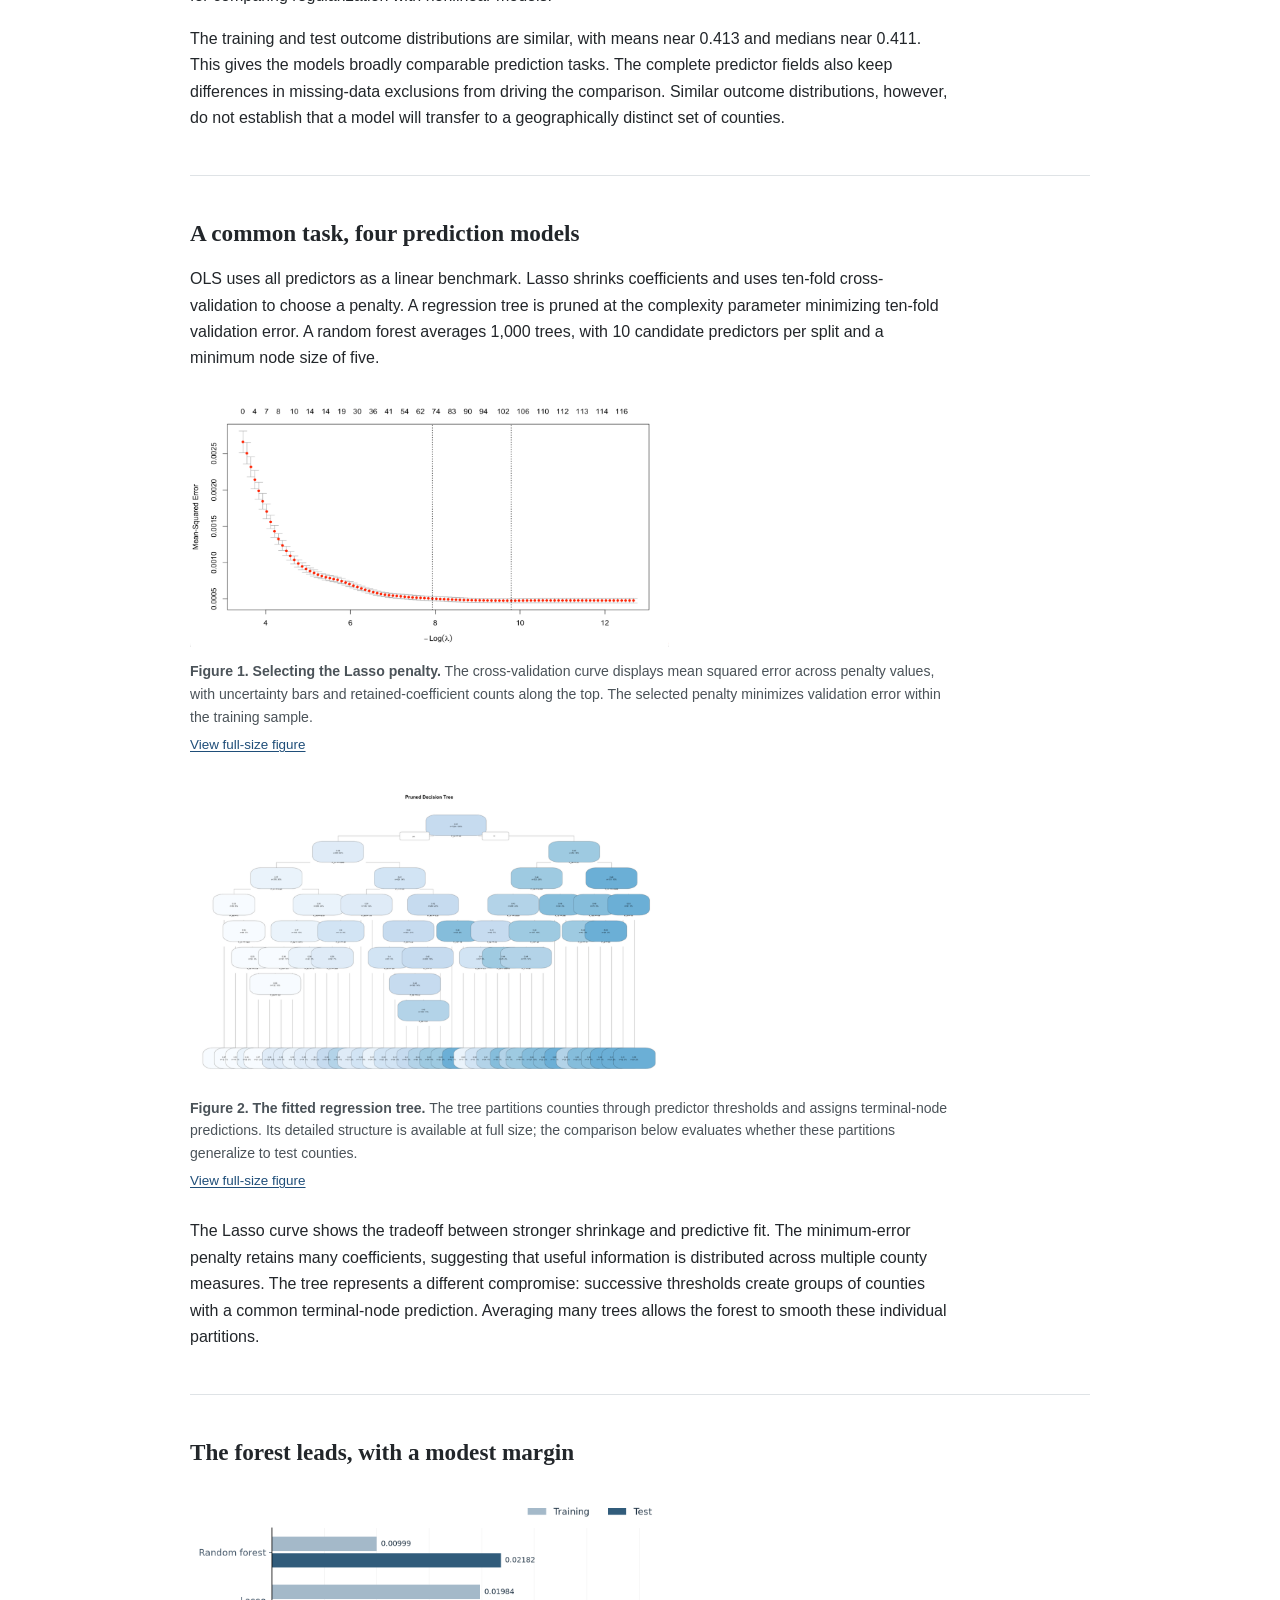
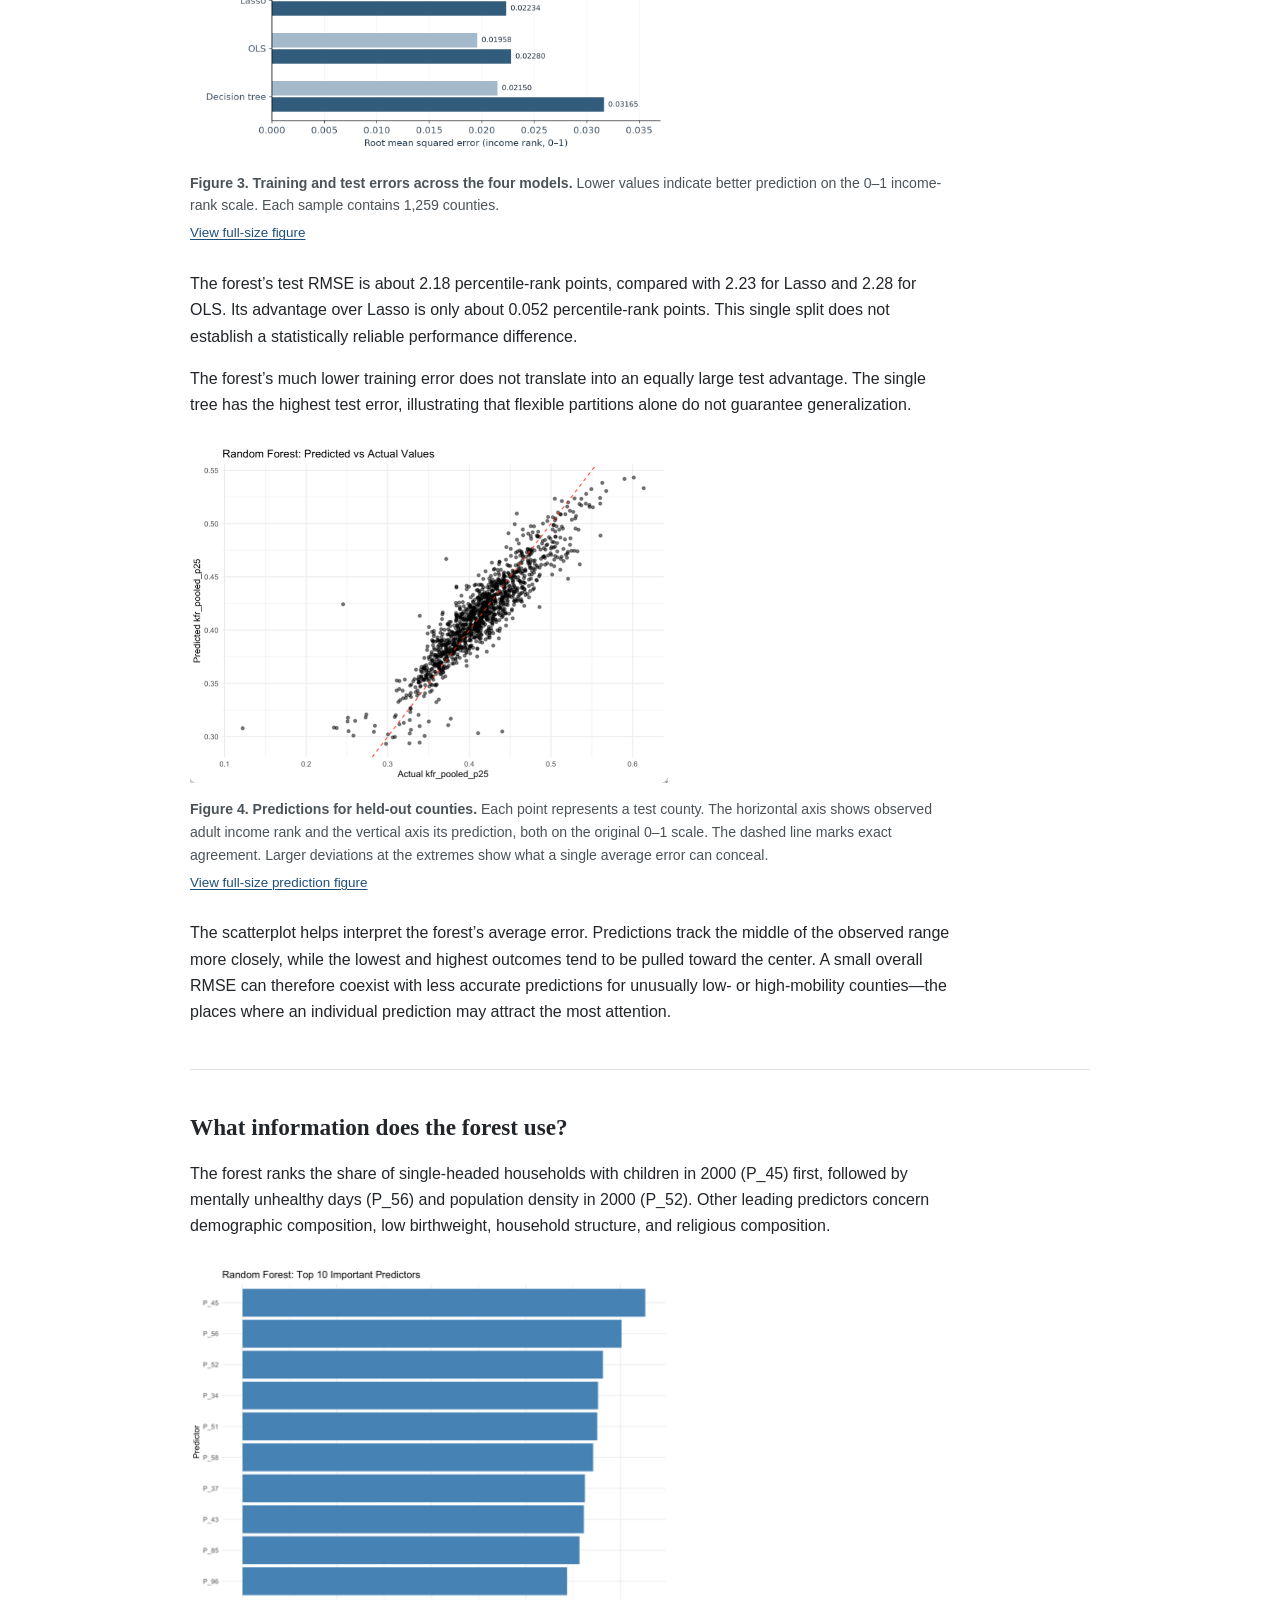
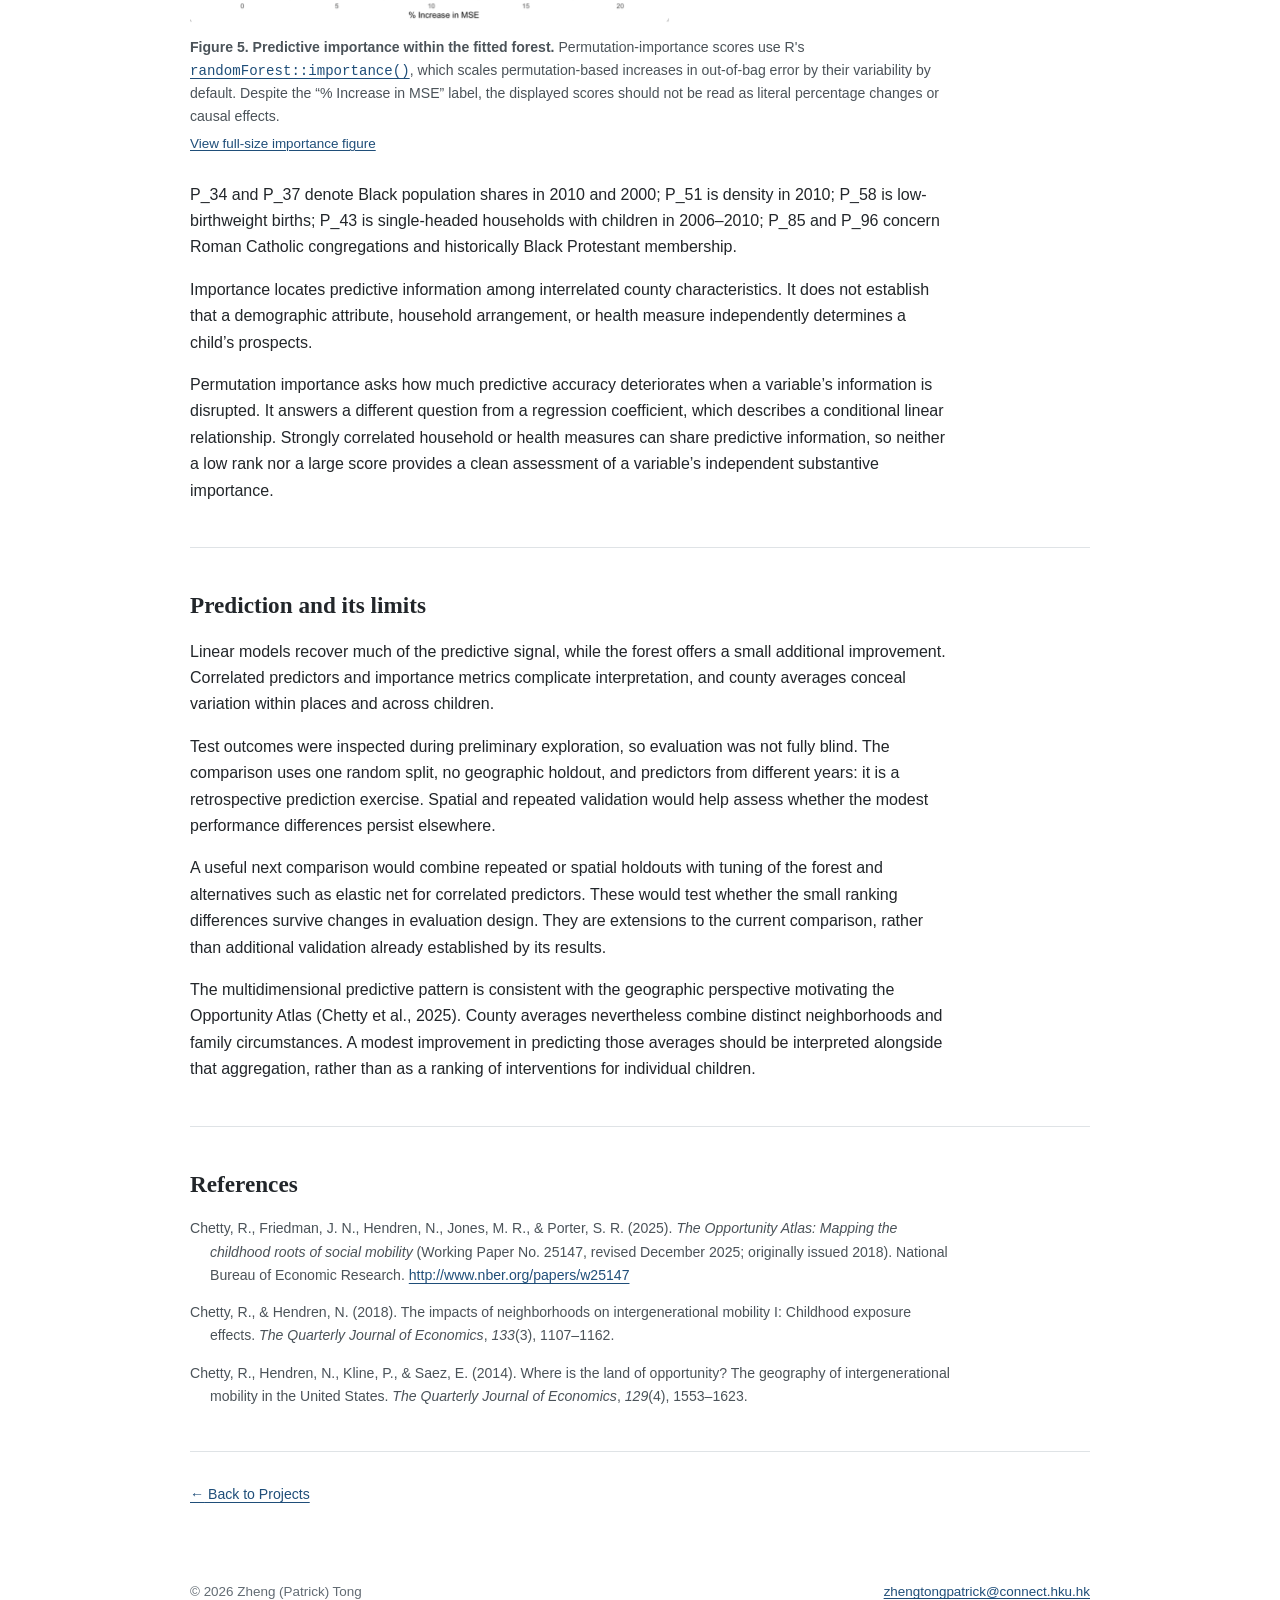
<file: projects/upward-mobility/index.html>
<!doctype html>
<html lang="en">
<head>
  <meta charset="utf-8">
  <meta name="viewport" content="width=device-width, initial-scale=1">
  <link rel="icon" href="data:,">
  <title>Can We Predict Upward Mobility?</title>
  <meta name="description" content="Comparing linear regression, Lasso, a decision tree, and a random forest to predict county-level intergenerational mobility in the United States.">
  <meta property="og:title" content="Can We Predict Upward Mobility?">
  <meta property="og:description" content="A county-level comparison of predictive models, with held-out results, research figures, and an interpretation of the geography of opportunity.">
  <meta property="og:type" content="article">
  <link rel="stylesheet" href="../../styles.css">
</head>
<body>
  <a class="skip-link" href="#main">Skip to content</a>
  <header class="site-header">
    <nav class="nav" aria-label="Primary navigation">
      <a class="name" href="../../#home">Patrick (Zheng Tong)</a>
      <div class="nav-links">
        <a href="../../#home">Home</a><a href="../" aria-current="location">Projects</a>
        <a href="../../#papers">Conference Papers</a><a href="../../#education">Education</a><a href="../../#teaching">Teaching</a>
        <a href="../../CV_Patrick.pdf" target="_blank" rel="noopener">CV</a>
      </div>
    </nav>
  </header>
  <main id="main">
    <article>
      <header class="page-intro">
        <a class="back-link" href="../"><span aria-hidden="true">←</span> Back to Projects</a>
        <h1>Can We Predict Upward Mobility?</h1>
        <p class="project-subtitle">Machine Learning the Geography of Opportunity in the United States</p>
        <p class="project-summary">Children from similarly placed families reach different positions in the income distribution depending on where they grow up. This project asks how well county characteristics predict those outcomes. A comparison of four models finds that a random forest has the lowest error on held-out counties, while its advantage over linear alternatives remains modest.</p>
      </header>
      <nav class="project-toc" aria-label="On this page"><a href="#question">Research question</a><a href="#data">Data</a><a href="#strategy">Methods</a><a href="#results">Results</a><a href="#interpretation">Interpretation</a></nav>
      <div class="project-body">
<section id="question"><h2>How much of opportunity is predictable?</h2>
<p>Counties differ in the adult outcomes reached by children from lower-income families. How much of that variation can be recovered from social, economic, demographic, and health characteristics? This project compares linear, regularized, and tree-based models on counties excluded from fitting. The task is prediction, rather than identifying which characteristics cause mobility.</p>
<p>The comparison asks whether a flexible model finds useful structure beyond an additive account of county conditions. This matters because the predictors describe overlapping aspects of places: economic deprivation, family composition, education, and health need not vary independently. A model can predict well from their combined pattern even when the contribution of any one characteristic is difficult to isolate.</p>

<p>Research on the geography of intergenerational mobility documents substantial differences in children’s adult outcomes across places <span data-cites="chetty14">(Chetty et al., 2014)</span>. The Opportunity Atlas extends this perspective by linking adult outcomes to childhood neighborhoods, distinguishing the opportunities associated with growing up in a place from the incomes of the adults currently living there <span data-cites="atlas">(Chetty et al., 2025)</span>. This motivates asking how much information about children’s later outcomes is contained in a county’s broader social and economic profile.</p>
<p>The literature also distinguishes place effects from residential selection. <span data-cites="chetty18">Chetty and Hendren (2018)</span> use childhood exposure following family moves to investigate neighborhood effects. The present county-level prediction exercise has a different design: it compares forecasting performance using observed characteristics, without an exposure-based identification strategy. Accurate predictions therefore do not establish that changing a highly ranked county characteristic would change a child’s outcome.</p>

</section>
<section id="data"><h2>Counties, childhood origins, and adult income</h2>
<p>The <a href="https://www.opportunityatlas.org/">Opportunity Atlas</a> maps adult outcomes back to childhood places using linked, anonymized longitudinal records. Developed by researchers at Harvard, Brown, and the U.S. Census Bureau, it provides income outcomes by parental income and geography. The <a href="https://opportunityinsights.org/data/">Opportunity Insights data library</a> distributes aggregate estimates and documentation. County characteristics from <a href="https://datacommons.org/">Data Commons</a>, which brings statistics from multiple public sources into a common framework, add context about local social and economic conditions.</p>
<p>This analysis uses an extract of 2,518 counties with at least 10,000 residents and 121 complete numeric predictors. The outcome is mean adult household-income rank in 2014–2015 for children whose parents were at the 25th national income percentile. It is stored on a 0–1 scale: 0.40 represents the 40th percentile. Counties are the units, so the models do not predict individual children’s incomes.</p>
<p>A random split assigns 1,259 counties to training and 1,259 to testing. Predictors cover poverty, education, household composition, density, and health. Correlations among these measures make the extract useful for comparing regularization with nonlinear models.</p>
<p>The training and test outcome distributions are similar, with means near 0.413 and medians near 0.411. This gives the models broadly comparable prediction tasks. The complete predictor fields also keep differences in missing-data exclusions from driving the comparison. Similar outcome distributions, however, do not establish that a model will transfer to a geographically distinct set of counties.</p>

</section>
<section id="strategy"><h2>A common task, four prediction models</h2>
<p>OLS uses all predictors as a linear benchmark. Lasso shrinks coefficients and uses ten-fold cross-validation to choose a penalty. A regression tree is pruned at the complexity parameter minimizing ten-fold validation error. A random forest averages 1,000 trees, with 10 candidate predictors per split and a minimum node size of five.</p>
<figure class="research-figure"><img src="../../assets/projects/upward-mobility/lasso-validation.png" width="1384" height="715" alt="Lasso cross-validation error falls as the penalty relaxes and reaches its minimum at a comparatively small penalty." loading="lazy" decoding="async"><figcaption><strong>Figure 1. Selecting the Lasso penalty.</strong> The cross-validation curve displays mean squared error across penalty values, with uncertainty bars and retained-coefficient counts along the top. The selected penalty minimizes validation error within the training sample.<br><a class="figure-link" href="../../assets/projects/upward-mobility/lasso-validation.png">View full-size figure</a></figcaption></figure>
<figure class="research-figure"><img src="../../assets/projects/upward-mobility/pruned-tree.png" width="1384" height="867" alt="Original pruned regression tree with repeated predictor splits and terminal-node income-rank predictions." loading="lazy" decoding="async"><figcaption><strong>Figure 2. The fitted regression tree.</strong> The tree partitions counties through predictor thresholds and assigns terminal-node predictions. Its detailed structure is available at full size; the comparison below evaluates whether these partitions generalize to test counties.<br><a class="figure-link" href="../../assets/projects/upward-mobility/pruned-tree.png">View full-size figure</a></figcaption></figure>
<p>The Lasso curve shows the tradeoff between stronger shrinkage and predictive fit. The minimum-error penalty retains many coefficients, suggesting that useful information is distributed across multiple county measures. The tree represents a different compromise: successive thresholds create groups of counties with a common terminal-node prediction. Averaging many trees allows the forest to smooth these individual partitions.</p>

</section>
<section id="results"><h2>The forest leads, with a modest margin</h2>
<figure class="research-figure"><img src="../../assets/projects/upward-mobility/model-errors.png" width="1360" height="748" alt="Random forest has the lowest test RMSE at 0.02182, closely followed by Lasso at 0.02234 and OLS at 0.02280; the tree is at 0.03165." loading="lazy" decoding="async"><figcaption><strong>Figure 3. Training and test errors across the four models.</strong> Lower values indicate better prediction on the 0–1 income-rank scale. Each sample contains 1,259 counties.<br><a class="figure-link" href="../../assets/projects/upward-mobility/model-errors.png">View full-size figure</a></figcaption></figure>
<p>The forest’s test RMSE is about 2.18 percentile-rank points, compared with 2.23 for Lasso and 2.28 for OLS. Its advantage over Lasso is only about 0.052 percentile-rank points. This single split does not establish a statistically reliable performance difference.</p>
<p>The forest’s much lower training error does not translate into an equally large test advantage. The single tree has the highest test error, illustrating that flexible partitions alone do not guarantee generalization.</p>
<figure class="research-figure">
            <img src="../../assets/projects/upward-mobility/predicted-vs-observed.png" width="925" height="653" alt="Random forest predictions versus observed income ranks for test counties. Points track the dashed equality line in the middle, while low observed ranks tend to be overpredicted and some high ranks underpredicted." loading="lazy" decoding="async">
            <figcaption><strong>Figure 4. Predictions for held-out counties.</strong> Each point represents a test county. The horizontal axis shows observed adult income rank and the vertical axis its prediction, both on the original 0–1 scale. The dashed line marks exact agreement. Larger deviations at the extremes show what a single average error can conceal.<br><a class="figure-link" href="../../assets/projects/upward-mobility/predicted-vs-observed.png">View full-size prediction figure</a></figcaption>
          </figure>
<p>The scatterplot helps interpret the forest’s average error. Predictions track the middle of the observed range more closely, while the lowest and highest outcomes tend to be pulled toward the center. A small overall RMSE can therefore coexist with less accurate predictions for unusually low- or high-mobility counties—the places where an individual prediction may attract the most attention.</p>
</section>
<section id="predictors"><h2>What information does the forest use?</h2>
<p>The forest ranks the share of single-headed households with children in 2000 (P_45) first, followed by mentally unhealthy days (P_56) and population density in 2000 (P_52). Other leading predictors concern demographic composition, low birthweight, household structure, and religious composition.</p>
<figure class="research-figure">
            <img src="../../assets/projects/upward-mobility/predictor-importance.png" width="977" height="724" alt="Ten predictors ranked by random forest permutation importance: P_45, P_56, P_52, P_34, P_51, P_58, P_37, P_43, P_85, and P_96, in descending order." loading="lazy" decoding="async">
            <figcaption><strong>Figure 5. Predictive importance within the fitted forest.</strong> Permutation-importance scores use R's <a href="https://search.r-project.org/CRAN/refmans/randomForest/html/importance.html"><code>randomForest::importance()</code></a>, which scales permutation-based increases in out-of-bag error by their variability by default. Despite the “% Increase in MSE” label, the displayed scores should not be read as literal percentage changes or causal effects.<br><a class="figure-link" href="../../assets/projects/upward-mobility/predictor-importance.png">View full-size importance figure</a></figcaption>
          </figure><p>P_34 and P_37 denote Black population shares in 2010 and 2000; P_51 is density in 2010; P_58 is low-birthweight births; P_43 is single-headed households with children in 2006–2010; P_85 and P_96 concern Roman Catholic congregations and historically Black Protestant membership.</p>
<p>Importance locates predictive information among interrelated county characteristics. It does not establish that a demographic attribute, household arrangement, or health measure independently determines a child’s prospects.</p>
<p>Permutation importance asks how much predictive accuracy deteriorates when a variable’s information is disrupted. It answers a different question from a regression coefficient, which describes a conditional linear relationship. Strongly correlated household or health measures can share predictive information, so neither a low rank nor a large score provides a clean assessment of a variable’s independent substantive importance.</p>

</section>
<section id="interpretation"><h2>Prediction and its limits</h2>
<p>Linear models recover much of the predictive signal, while the forest offers a small additional improvement. Correlated predictors and importance metrics complicate interpretation, and county averages conceal variation within places and across children.</p>
<p>Test outcomes were inspected during preliminary exploration, so evaluation was not fully blind. The comparison uses one random split, no geographic holdout, and predictors from different years: it is a retrospective prediction exercise. Spatial and repeated validation would help assess whether the modest performance differences persist elsewhere.</p>
<p>A useful next comparison would combine repeated or spatial holdouts with tuning of the forest and alternatives such as elastic net for correlated predictors. These would test whether the small ranking differences survive changes in evaluation design. They are extensions to the current comparison, rather than additional validation already established by its results.</p>

<p>The multidimensional predictive pattern is consistent with the geographic perspective motivating the Opportunity Atlas <span data-cites="atlas">(Chetty et al., 2025)</span>. County averages nevertheless combine distinct neighborhoods and family circumstances. A modest improvement in predicting those averages should be interpreted alongside that aggregation, rather than as a ranking of interventions for individual children.</p>

</section>
<section id="references" class="project-references" aria-labelledby="references-heading"><h2 id="references-heading">References</h2>
<p id="ref-atlas">Chetty, R., Friedman, J. N., Hendren, N., Jones, M. R., &amp; Porter, S. R. (2025). <em>The Opportunity Atlas: Mapping the childhood roots of social mobility</em> (Working Paper No. 25147, revised December 2025; originally issued 2018). National Bureau of Economic Research. <a href="http://www.nber.org/papers/w25147">http://www.nber.org/papers/w25147</a></p>
<p id="ref-chetty18">Chetty, R., &amp; Hendren, N. (2018). The impacts of neighborhoods on intergenerational mobility I: Childhood exposure effects. <em>The Quarterly Journal of Economics</em>, <em>133</em>(3), 1107–1162.</p>
<p id="ref-chetty14">Chetty, R., Hendren, N., Kline, P., &amp; Saez, E. (2014). Where is the land of opportunity? The geography of intergenerational mobility in the United States. <em>The Quarterly Journal of Economics</em>, <em>129</em>(4), 1553–1623.</p>
</section>
      </div>
      <p class="project-end"><a class="back-link" href="../"><span aria-hidden="true">←</span> Back to Projects</a></p>
    </article>
  </main>
  <footer><span>© 2026 Zheng (Patrick) Tong</span><a href="mailto:zhengtongpatrick@connect.hku.hk">zhengtongpatrick@connect.hku.hk</a></footer>
</body>
</html>
</file>
<file: styles.css>
:root { --ink:#22262a; --muted:#626b73; --blue:#1f4e79; --line:#dfe3e6; --paper:#fff; --soft:#f7f8f9; --serif:Georgia,"Times New Roman",serif; --sans:Inter,-apple-system,BlinkMacSystemFont,"Segoe UI",Arial,sans-serif; }
* { box-sizing:border-box; }
html { scroll-behavior:smooth; scroll-padding-top:5rem; }
body { margin:0; background:var(--paper); color:var(--ink); font-family:var(--sans); font-size:16px; line-height:1.65; }
a { color:var(--blue); text-underline-offset:.18em; text-decoration-thickness:1px; }
a:hover { text-decoration:underline; }
a:focus-visible,button:focus-visible { outline:2px solid var(--blue); outline-offset:3px; }
.skip-link { position:absolute; left:1rem; top:-5rem; z-index:10; background:#fff; padding:.6rem 1rem; border:1px solid var(--blue); }
.skip-link:focus { top:1rem; }
.site-header { position:sticky; top:0; z-index:5; background:rgba(255,255,255,.97); border-bottom:1px solid var(--line); }
.nav { max-width:980px; min-height:58px; margin:auto; padding:.65rem 1.5rem; display:flex; align-items:center; gap:1.5rem; }
.name { margin-right:auto; color:var(--ink); font-family:var(--serif); font-size:1.05rem; font-weight:700; text-decoration:none; white-space:nowrap; }
.nav-links { display:flex; align-items:center; gap:1.15rem; font-size:.86rem; }
.nav-links a { color:#3f474d; text-decoration:none; white-space:nowrap; }
.nav-links a:hover { color:var(--blue); text-decoration:underline; }
main,footer { width:min(100% - 3rem,900px); margin:auto; }
section { padding:3.4rem 0; border-bottom:1px solid var(--line); }
.intro { padding-top:5.5rem; }
h1,h2,h3,p { margin-top:0; }
h1,h2,h3 { font-family:var(--serif); }
h1 { margin-bottom:1.25rem; font-size:clamp(1.4rem,2.5vw,1.65rem); line-height:1.2; letter-spacing:-.01em; }
h1 span { color:var(--muted); font-weight:400; }
h2 { margin-bottom:1.7rem; font-size:1.65rem; line-height:1.25; }
h3 { margin-bottom:.35rem; font-size:1.08rem; line-height:1.4; }
.lead { max-width:735px; margin-bottom:2rem; color:#394147; font-family:var(--serif); font-size:1.2rem; line-height:1.7; }
.affiliation { display:grid; grid-template-columns:1fr 1fr; max-width:780px; gap:2rem; color:var(--muted); font-size:.94rem; }
.affiliation strong { color:var(--ink); }
.contact { display:flex; gap:.65rem; margin:1.35rem 0 0; font-size:.93rem; }
.interests { display:grid; grid-template-columns:repeat(2,1fr); gap:.55rem 3rem; margin:0; padding-left:1.2rem; max-width:700px; }
.interests li::marker { color:var(--blue); }
.publications { display:grid; gap:0; }
.publications article { padding:0 0 1.8rem 1.15rem; border-left:2px solid var(--line); }
.publications article:last-child { padding-bottom:0; }
.publications h3 { max-width:790px; }
.publications p { margin-bottom:.45rem; }
.authorship { color:var(--muted); font-size:.84rem; font-style:italic; }
.venue { color:#343b40; font-size:.94rem; }
.meta { color:var(--muted); font-size:.86rem; }
.publications article > p:last-child { max-width:800px; margin-top:.75rem; color:#4b5359; }
.entries { display:grid; gap:2rem; }
.entry-head { display:flex; justify-content:space-between; gap:1.5rem; align-items:baseline; }
.entry-head h3 { margin:0; }
.entry-head span,.compact-entries article>span { color:var(--muted); font-size:.86rem; white-space:nowrap; }
.entries p,.simple-entry p { margin:.35rem 0 0; }
.detail { color:var(--muted); font-size:.94rem; }
.compact-entries article { display:flex; justify-content:space-between; gap:1rem; padding:.8rem 0; border-top:1px solid var(--line); }
.compact-entries article:first-child { padding-top:0; border-top:0; }
.compact-entries h3,.compact-entries p { margin:0; }
.compact-entries p { color:var(--muted); font-size:.92rem; }
.split { display:grid; grid-template-columns:.82fr 1.18fr; gap:4rem; }
.split>div+div { border-left:1px solid var(--line); padding-left:3rem; }
.split article+article { margin-top:1.4rem; }
.split article p { margin-bottom:.35rem; }
.dated-list { display:grid; grid-template-columns:1fr auto; gap:.85rem 1rem; margin:0; }
.dated-list dt,.dated-list dd { margin:0; }
.dated-list dd { color:var(--muted); font-size:.88rem; }
.skills { display:grid; grid-template-columns:180px 1fr; gap:.9rem 1.5rem; margin:0; }
.skills dt { font-weight:650; }
.skills dd { margin:0; color:#4b5359; }
footer { display:flex; justify-content:space-between; gap:1rem; padding:2rem 0 3rem; color:var(--muted); font-size:.84rem; }
.reveal { opacity:0; transform:translateY(18px); transition:opacity 380ms ease-out var(--reveal-delay, 0ms),transform 380ms ease-out var(--reveal-delay, 0ms); }
.reveal.is-visible { opacity:1; transform:translateY(0); }
@media (max-width:780px) { .nav { flex-wrap:wrap; gap:.45rem 1rem; } .name { flex:1; } .nav-links { order:3; width:100%; overflow-x:auto; padding-top:.35rem; } .intro { padding-top:3.8rem; } .affiliation,.split { grid-template-columns:1fr; gap:1rem; } .split>div+div { border-left:0; border-top:1px solid var(--line); padding:2.5rem 0 0; } }
@media (max-width:560px) { main,footer { width:min(100% - 2rem,900px); } section { padding:2.7rem 0; } .interests { grid-template-columns:1fr; } .entry-head,.compact-entries article { align-items:flex-start; flex-direction:column; gap:.2rem; } .skills { grid-template-columns:1fr; gap:.15rem; } .skills dd { margin-bottom:1rem; } footer { flex-direction:column; } }
@media (prefers-reduced-motion:reduce) { html { scroll-behavior:auto; } .reveal { opacity:1; transform:none; transition:none; } }

/* Projects share the homepage's type, content width, colors, and dividers. */
.nav-links a[aria-current] { color:var(--blue); text-decoration:underline; }
.section-heading { display:flex; align-items:baseline; justify-content:space-between; gap:1rem; }
.all-projects,.project-link,.back-link { font-size:.88rem; }
.all-projects { white-space:nowrap; }
.selected-projects { display:grid; grid-template-columns:repeat(2,minmax(0,1fr)); gap:1.8rem 2.5rem; }
.selected-projects article { border-top:1px solid var(--line); padding-top:1rem; }
.selected-project-image { display: block; width: min(100%, 280px); height: 160px; margin-bottom: 1rem; }
.selected-project-image img { display: block; width: 100%; height: 100%; object-fit: contain; object-position: left center; }
.selected-projects h3 { margin-bottom:.6rem; }
.selected-projects article > p { color:#4b5359; font-size:.94rem; margin-bottom:.6rem; }
.selected-projects h3 a,.project-entry h2 a { text-decoration:none; }
.selected-projects h3 a:hover,.project-entry h2 a:hover { text-decoration:underline; }
.page-intro { padding:3.5rem 0 2.4rem; border-bottom:1px solid var(--line); }
.page-intro h1 { font-size:clamp(1.65rem,3vw,2rem); line-height:1.3; }
.page-intro .lead { margin-bottom:1.2rem; }
.page-intro > p:last-child { margin-bottom:0; }
.project-index { padding:0; }
.project-entry { padding:2.5rem 0; border-bottom:1px solid var(--line); scroll-margin-top:7rem; }
.project-entry h2 { font-size:1.3rem; margin-bottom:.35rem; }
.project-entry .subtitle { color:var(--muted); margin-bottom:.8rem; font-family:var(--serif); font-size:1.15rem; }
.project-entry > p,.project-entry > div > p { max-width:760px; }
.project-entry p:last-child { margin-bottom:0; }
.project-entry-with-figure { display:grid; grid-template-columns:minmax(0,1fr) 220px; gap:2rem; align-items:start; }
.project-thumbnail { width:100%; height:auto; display:block; margin-top:.3rem; }
.back-link { display:inline-block; margin-bottom:1.7rem; }
.project-subtitle { max-width:740px; color:var(--muted); font-family:var(--serif); font-size:1.3rem; line-height:1.55; }
.project-summary { max-width:760px; }
.project-toc { display:flex; flex-wrap:wrap; gap:.5rem 1.4rem; padding:1.1rem 0; border-bottom:1px solid var(--line); font-size:.88rem; }
.project-body > section { padding:2.7rem 0; }
.project-body h2 { font-size:1.45rem; margin-bottom:1.15rem; }
.project-body p,.project-body li { max-width:760px; }
.project-body li + li { margin-top:.7rem; }
.project-body section > :last-child { margin-bottom:0; }
.research-figure { margin:1.7rem 0; max-width:760px; }
.research-figure img { display:block; width:100%; max-width:480px; height:auto; }
.research-figure figcaption { margin-top:.85rem; color:#4b5359; font-size:.88rem; line-height:1.6; max-width:760px; }
.figure-link { display:inline-block; margin-top:.35rem; font-size:.84rem; }
.results-table { border-collapse:collapse; width:100%; max-width:760px; margin:1.6rem 0; font-size:.94rem; }
.results-table caption { text-align:left; color:var(--muted); font-size:.88rem; margin-bottom:.65rem; }
.results-table th,.results-table td { padding:.65rem .8rem; border-bottom:1px solid var(--line); text-align:right; font-variant-numeric:tabular-nums; }
.results-table th:first-child { text-align:left; padding-left:0; }
.results-table thead th { border-top:1px solid var(--line); font-weight:600; }
.results-table tbody th { font-weight:400; }
.results-table .best-result { background:var(--soft); }
.method-note { color:#4b5359; font-size:.94rem; }
.project-end { padding:1.8rem 0 0; }
@media (max-width:780px) { html { scroll-padding-top:7rem; } .project-entry-with-figure { grid-template-columns:minmax(0,1fr) 175px; gap:1.5rem; } }
@media (max-width:560px) {
  .section-heading { flex-wrap:wrap; gap:0 .8rem; margin-bottom:1.5rem; }
  .section-heading h2 { margin-bottom:.6rem; }
  .selected-projects { grid-template-columns:1fr; gap:1.5rem; }
  .page-intro { padding:2.7rem 0 2rem; }
  .project-entry-with-figure { grid-template-columns:1fr; }
  .project-thumbnail { max-width:340px; }
  .project-entry { padding:2rem 0; }
  .results-table { font-size:.84rem; }
  .results-table th,.results-table td { padding:.6rem .35rem; }
}

/* Literature additions within the existing project article layout. */
.project-references p { font-size:.88rem; line-height:1.65; color:#4b5359; overflow-wrap:anywhere; padding-left:1.25rem; text-indent:-1.25rem; }
.topic-overview { table-layout:fixed; }
.topic-overview th:first-child { width:40%; }
.topic-overview th,.topic-overview td { text-align:left; vertical-align:top; overflow-wrap:anywhere; }
</file>
